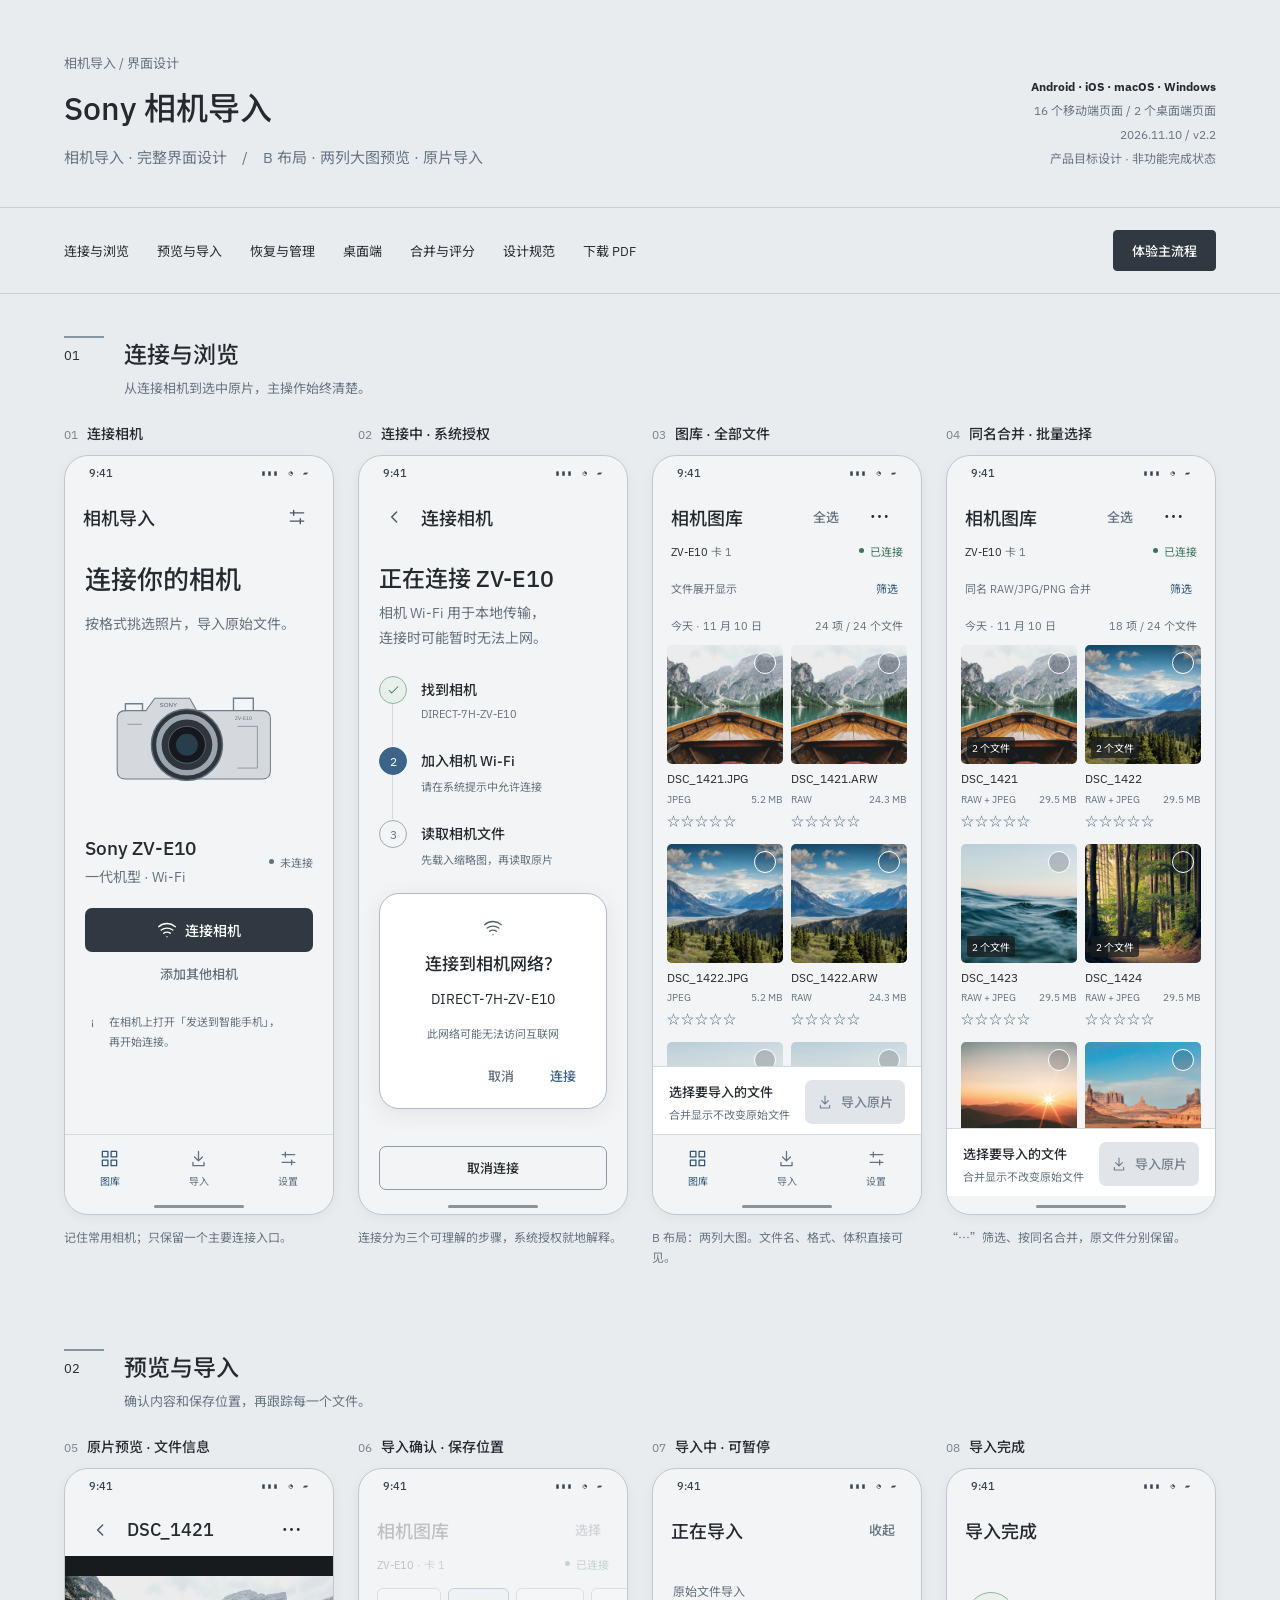
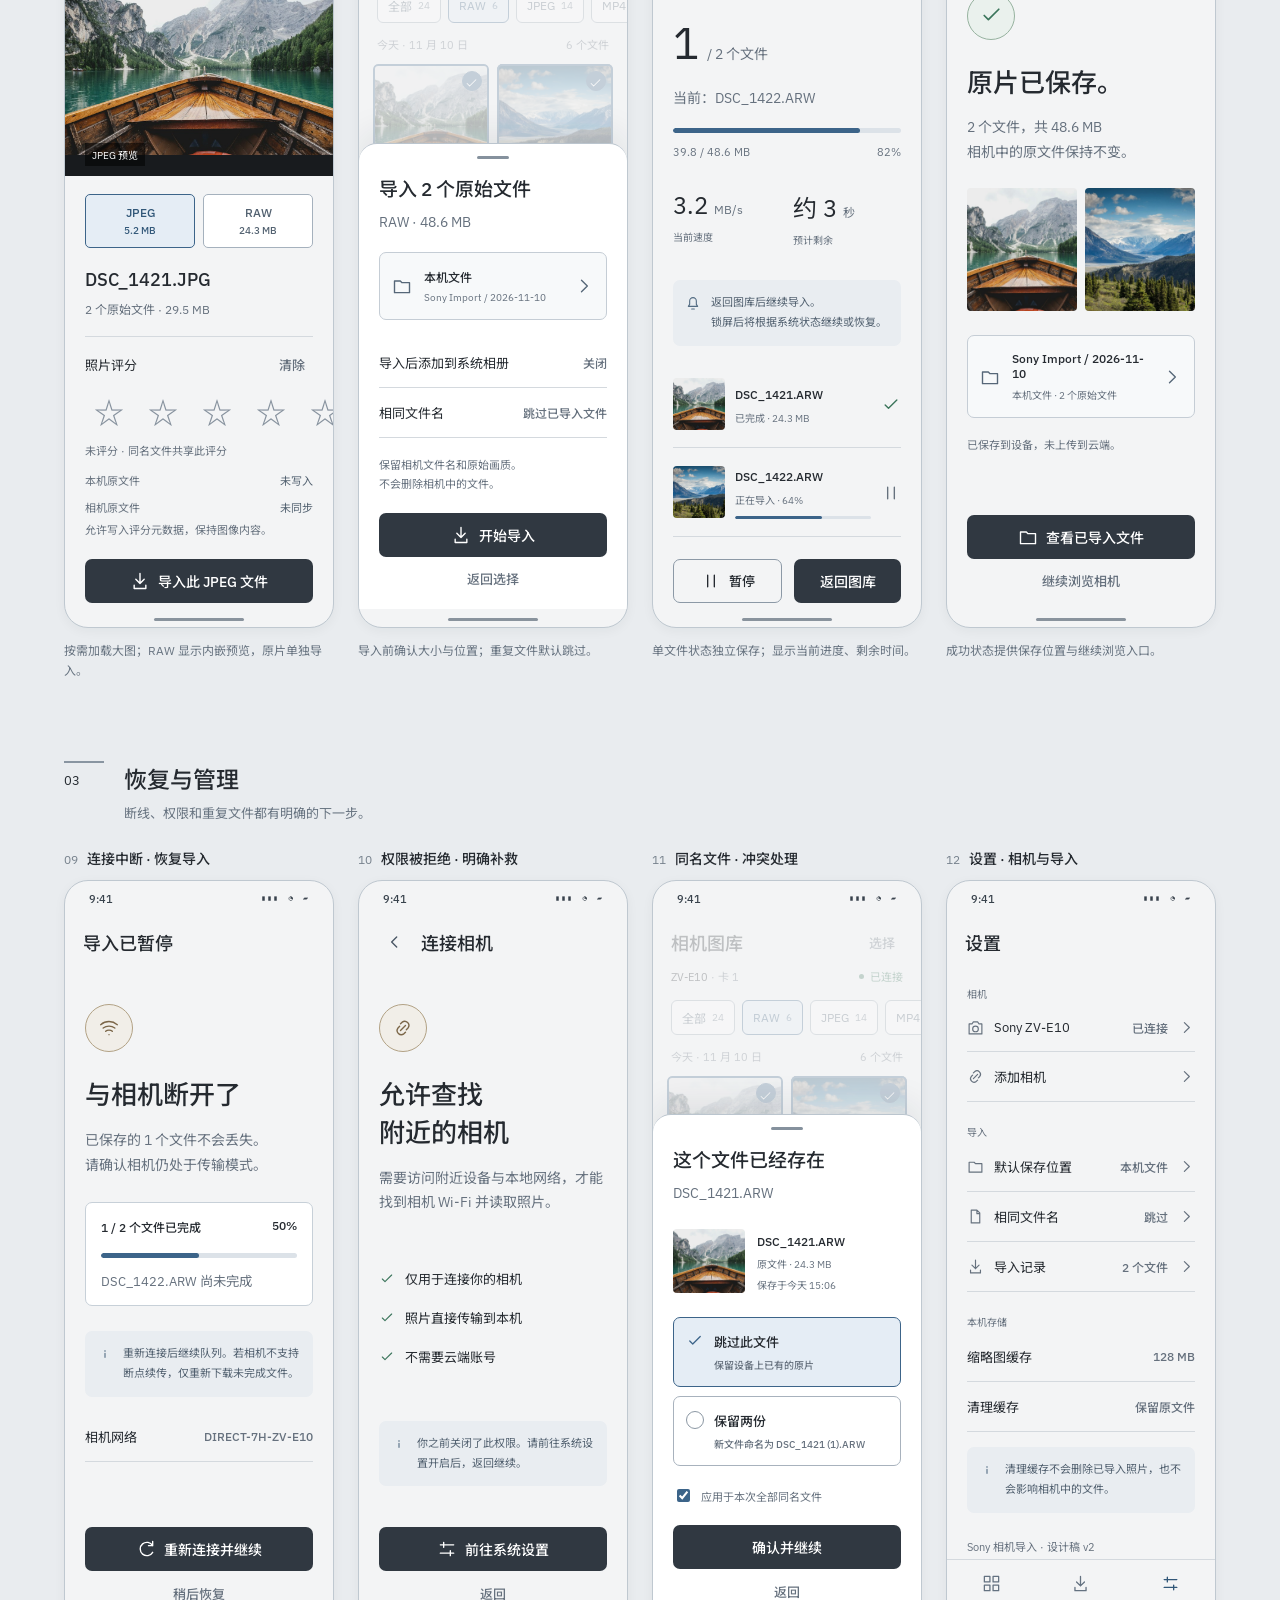
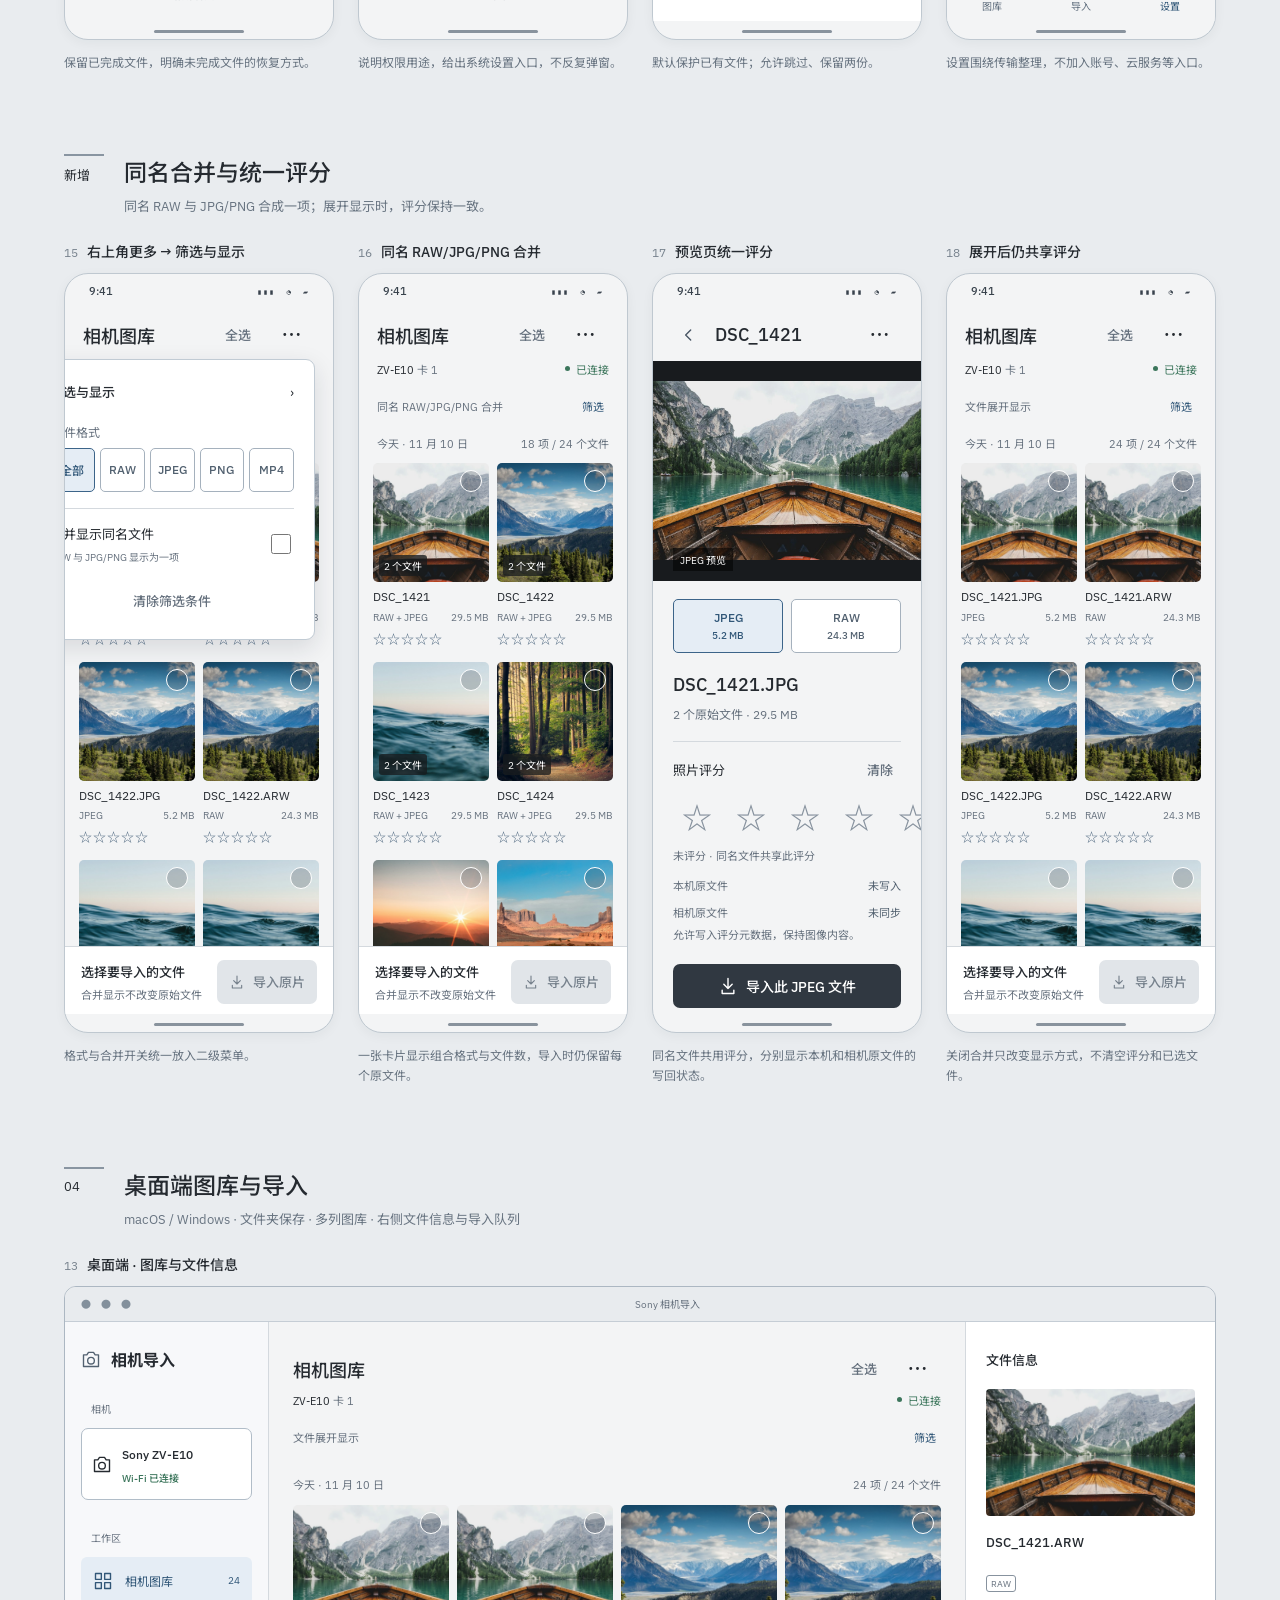
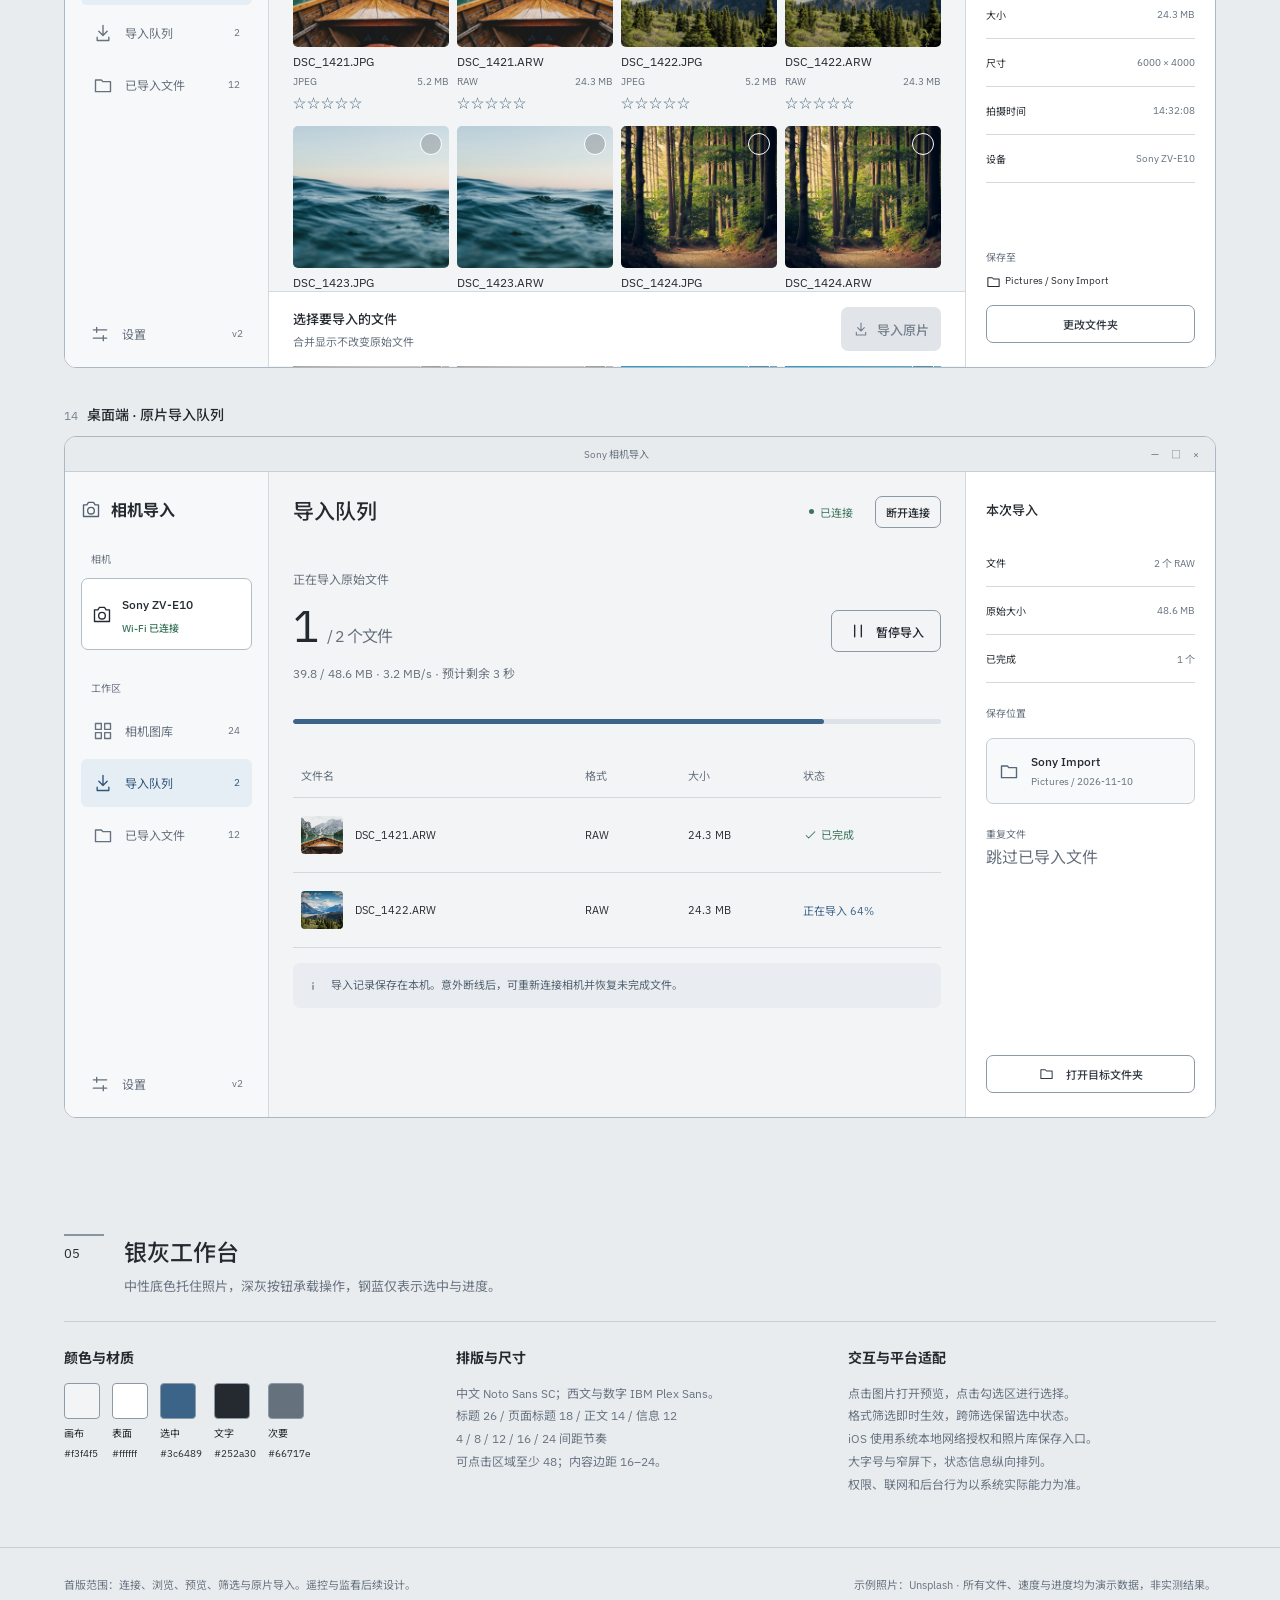
<file: docs/design/sony-transfer/index.html>
<!doctype html><html lang="zh-CN"><head><meta charset="UTF-8"><link rel="icon" href="data:,"><meta name="viewport" content="width=device-width, initial-scale=1"><title>Sony 相机导入 · 完整设计稿</title><style>
:root{--canvas:#f3f4f5;--surface:#ffffff;--raised:#eceff2;--accent:#3c6489;--text:#252a30;--muted:#66717e;--line:#d4d9de;--success:#3b755b}*{box-sizing:border-box}body{margin:0;background:#e9ecef;color:#252a30;font-family:"PingFang SC","Noto Sans CJK SC","Microsoft YaHei",sans-serif;-webkit-font-smoothing:antialiased}button{font:inherit;cursor:pointer}button:focus-visible,a:focus-visible{outline:2px solid var(--accent);outline-offset:3px}a{color:inherit;text-decoration:none}.board-header{padding:52px 64px 36px;border-bottom:1px solid #c9cfd5;display:flex;align-items:flex-end;justify-content:space-between;gap:40px}.board-header .kicker{font-size:12px;letter-spacing:2px;margin:0 0 14px}.board-header h1{font-size:38px;line-height:1.2;letter-spacing:-1.5px;margin:0 0 16px}.board-header p{font-size:15px;color:#687481;line-height:1.8;margin:0}.board-meta{text-align:right;font-size:12px;color:#687481;line-height:2}.board-meta b{color:#252a30;display:block}.boardnav{padding:22px 64px;display:flex;gap:28px;align-items:center;font-size:13px;border-bottom:1px solid #c9cfd5;background:#e9ecef}.boardnav a:hover{text-decoration:underline}.boardnav button{margin-left:auto;border:1px solid #687481;background:#303841;color:#ffffff;padding:10px 18px;border-radius:4px}.board-section{padding:42px 64px 38px;max-width:1720px;margin:auto}.sectiontop{display:flex;align-items:flex-start;gap:20px;margin-bottom:26px}.sectionnum{font-size:13px;border-top:2px solid #7a8794;padding-top:9px;width:40px}.sectiontop h2{font-size:24px;letter-spacing:-.6px;margin:0 0 8px}.sectiontop p{font-size:13px;color:#687481;margin:0}.screens{display:grid;grid-template-columns:repeat(4,minmax(0,1fr));gap:24px}.screen-card{min-width:0}.screen-label{display:flex;gap:9px;align-items:baseline;margin:0 0 12px}.screen-label span{color:#77828d;font-size:12px}.screen-label h3{font-size:14px;margin:0;font-weight:600}.screen-note{font-size:12px;line-height:1.7;color:#687481;margin:13px 0 0}.phone{color:var(--text);background:var(--canvas);height:760px;width:100%;border:1px solid #c3cbd3;border-radius:24px;overflow:hidden;position:relative;display:flex;flex-direction:column;box-shadow:0 5px 13px #17222d0d}.osbar{height:35px;flex-shrink:0;display:flex;align-items:center;justify-content:space-between;padding:0 24px;font-size:11px}.osbar span{font-size:10px;letter-spacing:1px}.phone-content{flex:1;overflow:hidden;position:relative;min-height:0}.apphead{height:52px;padding:0 18px;display:flex;align-items:center;gap:8px;flex-shrink:0}.apphead strong{font-size:18px;font-weight:600}.grow{flex:1}.ico{width:20px;height:20px;flex-shrink:0;vertical-align:middle}h1,h2,h3,p{margin-top:0}.phone h1{font-size:30px;font-weight:600;line-height:1.35;letter-spacing:-.6px;margin-bottom:12px}.phone h2{font-size:19px;line-height:1.5;margin-bottom:6px;font-weight:600}.phone .large{font-size:24px}.phone p{font-size:13px;margin-bottom:16px}.pad{padding:18px 20px}.leading{line-height:1.85}.muted{color:var(--muted)}.subtle{font-size:11px!important;color:var(--muted);line-height:1.7}.eyebrow{color:var(--accent);font-size:11px;display:block;letter-spacing:.6px;margin-bottom:12px}.primary,.secondary,.textbtn,.iconbtn{display:inline-flex;align-items:center;justify-content:center;gap:8px;border-radius:7px;min-height:44px;padding:10px 16px;border:0;font-size:13px;font-weight:600;white-space:nowrap}.primary{background:var(--accent);color:#ffffff}.secondary{border:1px solid #85919d;background:transparent;color:var(--text)}.textbtn{background:transparent;color:var(--muted);padding:6px 8px}.iconbtn{min-width:36px;background:transparent;color:inherit;padding:6px}.iconbtn .ico .ico{width:18px}.full{width:100%}.accent{color:var(--accent)!important}.primary:disabled{background:#e1e5e9;color:#76818c;cursor:default}.primary:hover:not(:disabled){background:#424e5b}.secondary:hover{background:#e5eaf0}.textbtn:hover{color:var(--text)}.camera-drawing{display:block;width:90%;height:159px;margin:12px auto 22px}.deviceheading{display:flex;align-items:center;justify-content:space-between;gap:12px;margin-bottom:18px}.deviceheading h2{margin-bottom:3px}.deviceheading p{font-size:12px;margin:0}.status{display:inline-flex;gap:6px;align-items:center;font-size:11px;color:var(--success);white-space:nowrap}.status i{width:5px;height:5px;border-radius:50%;background:currentColor}.status.warn{color:var(--muted)}.plaininfo{font-size:11px;color:var(--muted);display:flex;gap:9px;align-items:flex-start;margin-top:17px;line-height:1.8}.plaininfo .ico{width:15px;height:15px;margin-top:3px}.bottomnav{height:62px;display:flex;border-top:1px solid var(--line);padding-top:6px;flex-shrink:0}.bottomnav button{flex:1;background:transparent;border:0;color:var(--muted);display:flex;flex-direction:column;gap:5px;align-items:center;justify-content:center;font-size:10px}.bottomnav .active{color:var(--accent)}.bottomnav .ico{width:19px;height:19px}.home-indicator{height:18px;position:relative;flex-shrink:0}.home-indicator:after{content:'';display:block;position:absolute;bottom:6px;width:90px;height:3px;border-radius:4px;background:#89939d;left:50%;transform:translateX(-50%)}.steps{margin:26px 0}.steps>div{display:flex;gap:14px;position:relative;padding-bottom:26px;align-items:flex-start}.steps>div:last-child{padding-bottom:0}.steps>div:not(:last-child):before{content:'';position:absolute;left:13px;top:28px;bottom:1px;border-left:1px solid var(--line)}.steps>div>span{width:28px;height:28px;border:1px solid #a1aab4;border-radius:50%;display:flex;align-items:center;justify-content:center;color:var(--muted);font-size:12px}.steps .done>span{background:#e7f0ea;color:var(--success);border-color:#96b29f}.steps .current>span{background:var(--accent);border-color:var(--accent);color:#ffffff}.steps b{font-size:14px;display:block;line-height:28px}.steps small{display:block;font-size:11px;color:var(--muted);margin-top:3px}.steps .ico{width:15px;height:15px}.sysdialog{background:#ffffff;padding:22px 22px 10px;border-radius:20px;text-align:center;border:1px solid #9ba6b1}.sysdialog b{display:block;font-size:17px;margin:12px 0}.sysdialog p{margin:0 0 10px}.sysdialog small{font-size:11px;color:var(--muted)}.sysdialog>div{display:flex;justify-content:flex-end;gap:20px;margin-top:12px}.systemicon{color:var(--accent)}.footerpad{padding:10px 20px 6px;flex-shrink:0}.cameraline{padding:0 18px 8px;display:flex;justify-content:space-between;align-items:center;font-size:11px}.chips{display:flex;gap:7px;padding:8px 18px 10px;white-space:nowrap}.chip{display:flex;align-items:center;gap:6px;background:transparent;color:var(--muted);border:1px solid #87929e;border-radius:6px;padding:8px 10px;font-size:11px;min-height:35px}.chip span{font-size:10px;opacity:.85}.chip.chosen{background:#e5edf5;border-color:var(--accent);color:var(--accent)}.datebar{display:flex;justify-content:space-between;gap:8px;color:var(--muted);font-size:10px;padding:3px 18px 12px}.grid{display:grid;grid-template-columns:1fr 1fr;gap:12px 8px;padding:0 14px 20px}.tile{display:block;width:100%;padding:0 0 5px;text-align:left;border:none;border-radius:5px;background:transparent;color:var(--text);overflow:hidden;min-width:0}.thumb{height:119px;position:relative;border-radius:5px;overflow:hidden;background:var(--raised)}img{object-fit:cover;display:block;max-width:100%}.thumb img{height:100%;width:100%}.tick{position:absolute;right:7px;top:7px;width:20px;height:20px;border:1.5px solid #ffffffdc;border-radius:50%;background:#0002}.selected .tick{border-color:var(--accent);background:var(--accent);color:#ffffff}.tick .ico{width:15px;height:15px;margin:1px}.selected .thumb{outline:2px solid var(--accent);outline-offset:-2px}.fileinfo{display:flex;align-items:center;gap:4px;padding-top:7px;justify-content:space-between;font-size:10px;white-space:nowrap}.fileinfo span{overflow:hidden;text-overflow:ellipsis}.fileinfo em,.format{font-style:normal;font-size:9px;color:var(--muted);border:1px solid #87929e;border-radius:3px;padding:2px 4px}.tile>small{display:block;font-size:9px;color:var(--muted);padding-top:3px}.duration{position:absolute;bottom:6px;left:6px;background:#151a14bf;font-size:9px;padding:3px 5px;border-radius:3px}.duration .ico{width:11px;height:11px;margin-right:3px}.selection{display:flex;gap:10px;align-items:center;justify-content:space-between;padding:13px 16px 10px;border-top:1px solid var(--line);background:var(--canvas);flex-shrink:0}.selection b{font-size:12px;display:block}.selection small{font-size:10px;color:var(--muted);display:block;margin-top:5px}.selection .primary{padding:9px 12px;font-size:12px}.selection .ico{width:16px;height:16px}.preview-image{height:295px;display:flex;align-items:center;position:relative;background:#090b08}.preview-image img{width:100%}.preview-image>span{position:absolute;bottom:10px;left:20px;color:#f4f4f0;font-size:10px;background:#0008;padding:4px 7px}.metadata{padding-top:20px}.metadata .deviceheading{margin-bottom:6px}.metagrid{display:grid;grid-template-columns:1fr 1fr;gap:20px 12px;padding:18px 0;border-top:1px solid var(--line)}.metagrid small{font-size:10px;display:block;color:var(--muted);margin-bottom:7px}.metagrid b{font-size:12px;font-weight:500}.dimmed{opacity:.25;pointer-events:none}.sheet{position:absolute;bottom:0;left:0;right:0;border-radius:18px 18px 0 0;background:#ffffff;border-top:1px solid #9ba6b1;padding:12px 20px 8px;box-shadow:0 -20px 40px #0003}.sheet h2{margin-top:16px}.handle{display:block;width:32px;height:3px;border-radius:4px;background:#85919d;margin:0 auto 8px}.destination{display:flex;align-items:center;gap:12px;padding:15px 12px;border:1px solid #b0bac4;border-radius:7px;margin:18px 0}.destination>div{flex:1}.destination b{display:block;font-size:12px;font-weight:500}.destination small{display:block;color:var(--muted);font-size:10px;margin-top:6px}.destination .ico{color:var(--accent)}.settingrow{display:flex;align-items:center;gap:10px;padding:15px 0;border-bottom:1px solid var(--line);font-size:12px;min-height:48px}.settingrow>span{flex:1}.settingrow b{font-weight:400;color:var(--muted);font-size:11px;white-space:nowrap}.settingrow .ico{width:17px;height:17px;color:var(--muted)}.sheet .subtle{margin:18px 0}.progress-summary{padding:8px 0 18px}.bigcount{font-size:48px;font-weight:500;letter-spacing:-2px;margin:15px 0}.bigcount span{font-size:15px;color:var(--muted);letter-spacing:0;margin-left:8px}.track{height:5px;background:#dce2e8;border-radius:5px;margin:18px 0 12px;overflow:hidden}.track i{display:block;height:100%;background:var(--accent);border-radius:5px}.between{display:flex;justify-content:space-between;font-size:11px}.speed{display:flex;gap:50px;margin-top:30px}.speed b{display:block;font-size:24px;font-weight:500}.speed b small{font-size:12px;color:var(--muted)}.speed span{display:block;font-size:10px;color:var(--muted);margin-top:8px}.inline-note{display:flex;align-items:flex-start;gap:10px;background:#e9edf1;padding:13px 12px;border-radius:7px;font-size:11px;color:var(--muted);line-height:1.8;margin:15px 0}.inline-note .ico{height:16px;width:16px;margin-top:2px;color:var(--accent)}.queueitem{display:flex;align-items:center;gap:10px;padding:17px 0;border-bottom:1px solid var(--line)}.queueitem>img{width:52px;height:52px;border-radius:4px}.queueitem>div{flex:1;min-width:0}.queueitem b{font-size:12px;font-weight:500}.queueitem small{display:block;font-size:10px;color:var(--muted);margin-top:7px}.thin{height:3px;margin:9px 0 0}.success{color:var(--success)}.buttonrow{display:flex;gap:12px}.buttonrow button{flex:1}.complete-mark,.warning-mark{width:48px;height:48px;border:1px solid #96b29f;display:flex;align-items:center;justify-content:center;border-radius:50%;margin:18px 0 24px;color:var(--success)}.complete-mark .ico{width:25px;height:25px}.warning-mark{color:var(--accent);border-color:#b2a285}.image-pair{display:grid;grid-template-columns:1fr 1fr;gap:8px;margin:24px 0}.image-pair img{height:123px;border-radius:4px;width:100%}.compact{margin:25px 0;padding:15px;background:var(--surface);border:1px solid var(--line);border-radius:7px}.compact b{font-size:12px}.permission-list{padding:15px 0;margin:20px 0}.permission-list>div{font-size:13px;display:flex;align-items:center;gap:10px;margin:19px 0}.permission-list .ico{width:16px;color:var(--success)}.conflict{display:flex;gap:12px;align-items:center;margin:24px 0}.conflict img{width:72px;height:64px;border-radius:4px}.conflict b{font-size:12px}.conflict small{font-size:10px;color:var(--muted);display:block;margin-top:6px}.option{display:flex;gap:10px;align-items:flex-start;width:100%;text-align:left;background:transparent;border:1px solid #a8b2bd;border-radius:7px;padding:14px 12px;color:var(--text);margin-bottom:9px}.option b{display:block;font-size:13px;font-weight:500}.option small{display:block;font-size:10px;color:var(--muted);margin-top:6px}.picked{border-color:var(--accent);background:#e5edf5}.picked .ico{width:18px;height:18px;color:var(--accent)}.radio{border:1px solid #8b97a3;width:18px;height:18px;border-radius:50%;flex-shrink:0}.applyall{font-size:11px;color:var(--muted);display:flex;align-items:center;gap:8px;margin:20px 0}input{accent-color:var(--accent)}.sectioncaption{font-size:10px;color:var(--muted);margin:22px 0 3px}.sectioncaption:first-child{margin-top:0}.version{margin-top:25px}.desktop{background:var(--canvas);border:1px solid #acb7c2;border-radius:12px;color:var(--text);overflow:hidden;margin-bottom:36px}.windowbar{height:35px;border-bottom:1px solid var(--line);background:#ffffff;display:flex;align-items:center;justify-content:space-between;padding:0 16px;font-size:10px;color:var(--muted)}.windowdots{letter-spacing:4px;color:#83909c}.desktopbody{display:flex;height:645px}.sidebar{width:204px;flex-shrink:0;border-right:1px solid var(--line);padding:25px 16px;position:relative}.desktopbrand{display:flex;gap:10px;align-items:center;font-size:16px}.desktopbrand .ico{color:var(--accent)}.sidegroup{margin:30px 10px 12px;font-size:10px;color:var(--muted)}.sidecamera{border:1px solid #b0bac4;border-radius:7px;width:100%;background:#eef2f6;color:var(--text);padding:14px 10px;display:flex;gap:10px;align-items:center;text-align:left}.sidecamera b{font-size:12px;font-weight:500}.sidecamera small{display:block;font-size:10px;color:var(--success);margin-top:7px}.sideitem{width:100%;background:transparent;border:none;display:flex;gap:12px;align-items:center;color:var(--muted);padding:14px 12px;font-size:12px;border-radius:6px;margin-bottom:4px}.sideitem span{margin-left:auto;font-size:10px}.sideitem.on{background:#e5edf5;color:var(--accent)}.sidebottom{position:absolute;left:25px;right:25px;bottom:23px;display:flex;gap:12px;align-items:center;font-size:12px;color:var(--muted)}.sidebottom span{margin-left:auto;font-size:10px}.workspace{flex:1;min-width:0;padding:24px}.desktophead{display:flex;align-items:center;gap:22px}.desktophead h2{font-size:21px;line-height:1;margin:0}.desktophead .secondary{font-size:11px;min-height:32px;padding:5px 10px}.desktoptools{display:flex;align-items:center;justify-content:space-between;margin-top:16px}.desktoptools .chips{padding:8px 0}.workspace>.datebar{padding:13px 0}.desktopgrid{display:grid;grid-template-columns:repeat(4,1fr);gap:16px 12px}.desktopgrid .thumb{height:142px}.desktopgrid .tile small{font-size:10px}.desktopgrid .fileinfo{font-size:11px}.desktopselection{display:flex;align-items:center;gap:12px;margin-top:20px;padding-top:18px;border-top:1px solid var(--line)}.desktopselection b{font-size:12px}.desktopselection p{font-size:10px;margin:7px 0}.desktopselection button{font-size:11px;min-height:38px}.inspector{width:250px;flex-shrink:0;border-left:1px solid var(--line);padding:28px 20px;position:relative;background:#f9fafb}.inspector h3{font-size:13px;font-weight:500;margin:0 0 20px}.inspector>img{height:127px;width:100%;border-radius:4px;margin:0 0 18px}.inspector .settingrow{font-size:10px}.inspector .settingrow b{font-size:10px}.inspectorbottom{position:absolute;bottom:24px;left:20px;right:20px;font-size:10px}.inspectorbottom p{font-size:10px;margin:10px 0 16px}.inspectorbottom .ico{width:15px;height:15px;margin-right:4px}.inspectorbottom button{font-size:11px;min-height:36px}.desktop-progress{display:flex;justify-content:space-between;align-items:center;margin:42px 0 26px}.desktop-progress h1{font-size:44px;margin:10px 0;letter-spacing:-1px}.desktop-progress h1 span{font-size:16px;color:var(--muted);font-weight:400}.desktop-progress p{font-size:12px}.desktop-progress button{font-size:12px;min-height:38px}.tablehead,.tablerow{display:grid;grid-template-columns:2.1fr .7fr .8fr 1fr;gap:12px;align-items:center;font-size:11px}.tablehead{color:var(--muted);padding:20px 8px 14px;border-bottom:1px solid var(--line);margin-top:23px}.tablerow{padding:18px 8px;border-bottom:1px solid var(--line)}.tablerow>span:first-child{display:flex;align-items:center;gap:12px}.tablerow img{width:42px;height:38px;border-radius:4px}.tablerow .ico{width:15px;height:15px}.tokens{display:grid;grid-template-columns:1fr 1fr 1fr;gap:24px;border-top:1px solid #c9cfd5;padding-top:25px}.tokens h3{font-size:14px;margin-bottom:16px}.tokens p{font-size:12px;line-height:1.9;color:#687481}.swatches{display:flex;gap:12px}.swatch{height:36px;width:36px;border-radius:4px;border:1px solid #8c99a6}.swatchlabel{font-size:10px;line-height:2;margin-top:5px}.board-footer{font-size:11px;color:#687481;border-top:1px solid #c9cfd5;padding:28px 64px;display:flex;justify-content:space-between;line-height:1.8}.viewer{border:0;padding:0;background:#e9ecef;width:460px;max-width:95vw;max-height:95vh;border-radius:14px;overflow:auto}.viewer::backdrop{background:#000b}.viewer-toolbar{padding:12px;display:flex;justify-content:space-between;align-items:center;font-size:12px}.viewer-toolbar button{border:1px solid #8c99a6;background:transparent;border-radius:4px;padding:7px 12px}.viewer .phone{width:360px;max-width:100%;margin:0 auto 16px}.viewer .screen-label,.viewer .screen-note{display:none}@media(max-width:1250px){.screens{grid-template-columns:repeat(2,minmax(0,1fr));max-width:760px;margin:auto}.phone{width:360px;max-width:100%;margin:auto}.board-section{padding:35px 28px}.desktop{min-width:1300px}.desktopwrap{overflow:auto}.board-header{padding:36px 28px}.boardnav{padding:18px 28px}.tokens{grid-template-columns:1fr}.board-meta{display:none}.board-header h1{font-size:30px}}@media(max-width:650px){.screens{grid-template-columns:1fr;max-width:360px}.boardnav{flex-wrap:wrap;gap:16px}.boardnav button{margin-left:0}.board-header h1{font-size:28px}.board-footer{padding:24px;display:block}.phone{height:760px}.sectiontop p{line-height:1.8}.board-section{padding-left:18px;padding-right:18px}}@media print{@page{size:1680px 1180px;margin:0}body{background:#e9ecef;print-color-adjust:exact;-webkit-print-color-adjust:exact}.board-header{padding:28px 64px}.boardnav{display:none}.board-section{break-before:page;padding:35px 64px 20px;max-width:none}.board-section:first-of-type{break-before:auto}.phone{height:760px}.board-footer{display:none}.desktop-section{break-before:page}.desktop{break-inside:avoid}.desktop-section .desktop{margin-bottom:35px}.tokens-section{break-before:page}.viewer{display:none} .screen-note{font-size:11px}}
.phone-content{overflow:auto;scrollbar-width:none}.phone-content::-webkit-scrollbar{display:none}.chips{overflow-x:auto;scrollbar-width:none}.phone p{font-size:14px}.fileinfo{font-size:11px}.tile>small{font-size:10px}.fileinfo em{font-size:10px}.chip{font-size:12px}.settingrow{font-size:13px}.settingrow b{font-size:12px}.phone-content:has(.sheet){overflow:hidden}</style><link rel="stylesheet" href="theme-v2.css"><link rel="stylesheet" href="gallery-pairing.css"></head><body><header class="board-header"><div><p class="kicker">相机导入 / 界面设计</p><h1>Sony 相机导入</h1><p>相机导入 · 完整界面设计　/　B 布局 · 两列大图预览 · 原片导入</p></div><div class="board-meta"><b>Android · iOS · macOS · Windows</b>16 个移动端页面 / 2 个桌面端页面<br>2026.11.10 / v2.2<br>产品目标设计 · 非功能完成状态</div></header><nav class="boardnav"><a href="#flow1">连接与浏览</a><a href="#flow2">预览与导入</a><a href="#flow3">恢复与管理</a><a href="#desktop">桌面端</a><a href="#pairing">合并与评分</a><a href="#system">设计规范</a><a href="exports/v2.2/sony-camera-design-v2.2.pdf" download>下载 PDF</a><button data-to="1">体验主流程</button></nav><section class="board-section" id="flow1"><div class="sectiontop"><span class="sectionnum">01</span><div><h2>连接与浏览</h2><p>从连接相机到选中原片，主操作始终清楚。</p></div></div><div class="screens"><article class="screen-card" id="screen-1"><div class="screen-label"><span>01</span><h3>连接相机</h3></div><div class="phone " data-screen="1"><div class="osbar"><b>9:41</b><span>▮▮▮ &nbsp; ◔ &nbsp; ▰</span></div><div class="phone-content"><div class="apphead"><strong>相机导入</strong><span class="grow"></span><button class="iconbtn" aria-label="设置" data-to="12"><svg class="ico" viewBox="0 0 24 24" fill="none" stroke="currentColor" stroke-width="1.65" stroke-linecap="round" stroke-linejoin="round"><path d="M4 7h16M4 17h16M8 4v6m8 4v6"/></svg></button></div><div class="pad"><h1>连接你的相机</h1><p class="muted leading">按格式挑选照片，导入原始文件。</p><svg class="camera-drawing" viewBox="0 0 300 170" fill="none"><path d="M43 53h30l13-18h51l10 18h96q12 0 12 12v76q0 12-12 12H43q-12 0-12-12V65q0-12 12-12Z" fill="#d5d9de" stroke="#717d89" stroke-width="1.5"/><path d="M201 52V35h29v18M43 54V43h25v10" stroke="#717d89" stroke-width="2"/><circle cx="133" cy="103" r="52" fill="#30353b" stroke="#606d79" stroke-width="2"/><circle cx="133" cy="103" r="41" stroke="#9ba5af" stroke-width="8"/><circle cx="133" cy="103" r="27" fill="#15181c" stroke="#667b8f"/><circle cx="133" cy="103" r="16" fill="#283e4d"/><path d="M207 76h29v61h-29M46 73h21" stroke="#717d89"/><text x="93" y="47" fill="#59636d" font-size="9" font-family="sans-serif">SONY</text><text x="203" y="67" fill="#59636d" font-size="7">ZV-E10</text></svg><div class="deviceheading"><div><h2>Sony ZV-E10</h2><p class="muted">一代机型 · Wi-Fi</p></div><span class="status warn"><i></i>未连接</span></div><button class="primary full" data-to="2"><svg class="ico" viewBox="0 0 24 24" fill="none" stroke="currentColor" stroke-width="1.65" stroke-linecap="round" stroke-linejoin="round"><path d="M2 8c6-5 14-5 20 0M5 12c4-3 10-3 14 0m-11 4c2-2 6-2 8 0m-4 4h.01"/></svg>连接相机</button><button class="textbtn full" data-to="2">添加其他相机</button><div class="plaininfo"><svg class="ico" viewBox="0 0 24 24" fill="none" stroke="currentColor" stroke-width="1.65" stroke-linecap="round" stroke-linejoin="round"><path d="M12 11v6m0-10v1"/></svg><span>在相机上打开「发送到智能手机」，<br>再开始连接。</span></div></div></div><div class="bottomnav"><button data-to="3" class="active"><svg class="ico" viewBox="0 0 24 24" fill="none" stroke="currentColor" stroke-width="1.65" stroke-linecap="round" stroke-linejoin="round"><path d="M3 3h7v7H3zM14 3h7v7h-7zM3 14h7v7H3zM14 14h7v7h-7z"/></svg><span>图库</span></button><button data-to="7" class=""><svg class="ico" viewBox="0 0 24 24" fill="none" stroke="currentColor" stroke-width="1.65" stroke-linecap="round" stroke-linejoin="round"><path d="M12 3v12m-5-5 5 5 5-5M5 17v4h14v-4"/></svg><span>导入</span></button><button data-to="12" class=""><svg class="ico" viewBox="0 0 24 24" fill="none" stroke="currentColor" stroke-width="1.65" stroke-linecap="round" stroke-linejoin="round"><path d="M4 7h16M4 17h16M8 4v6m8 4v6"/></svg><span>设置</span></button></div><div class="home-indicator"></div></div><p class="screen-note">记住常用相机；只保留一个主要连接入口。</p></article><article class="screen-card" id="screen-2"><div class="screen-label"><span>02</span><h3>连接中 · 系统授权</h3></div><div class="phone " data-screen="2"><div class="osbar"><b>9:41</b><span>▮▮▮ &nbsp; ◔ &nbsp; ▰</span></div><div class="phone-content"><div class="apphead"><button class="iconbtn" aria-label="返回" data-to="1"><svg class="ico" viewBox="0 0 24 24" fill="none" stroke="currentColor" stroke-width="1.65" stroke-linecap="round" stroke-linejoin="round"><path d="m14 6-6 6 6 6"/></svg></button><strong>连接相机</strong><span class="grow"></span></div><div class="pad"><h2 class="large">正在连接 ZV-E10</h2><p class="muted leading">相机 Wi-Fi 用于本地传输，<br>连接时可能暂时无法上网。</p><div class="steps"><div class="done"><span><svg class="ico" viewBox="0 0 24 24" fill="none" stroke="currentColor" stroke-width="1.65" stroke-linecap="round" stroke-linejoin="round"><path d="m5 12 4 4L19 6"/></svg></span><div><b>找到相机</b><small>DIRECT-7H-ZV-E10</small></div></div><div class="current"><span>2</span><div><b>加入相机 Wi-Fi</b><small>请在系统提示中允许连接</small></div></div><div><span>3</span><div><b>读取相机文件</b><small>先载入缩略图，再读取原片</small></div></div></div><div class="sysdialog"><span class="systemicon"><svg class="ico" viewBox="0 0 24 24" fill="none" stroke="currentColor" stroke-width="1.65" stroke-linecap="round" stroke-linejoin="round"><path d="M2 8c6-5 14-5 20 0M5 12c4-3 10-3 14 0m-11 4c2-2 6-2 8 0m-4 4h.01"/></svg></span><b>连接到相机网络？</b><p>DIRECT-7H-ZV-E10</p><small>此网络可能无法访问互联网</small><div><button class="textbtn" data-to="1">取消</button><button class="textbtn accent" data-to="3">连接</button></div></div></div></div><div class="pad footerpad"><button class="secondary full" data-to="1">取消连接</button></div><div class="home-indicator"></div></div><p class="screen-note">连接分为三个可理解的步骤，系统授权就地解释。</p></article><article class="screen-card" id="screen-3"><div class="screen-label"><span>03</span><h3>图库 · 全部文件</h3></div><div class="phone " data-screen="3"><div class="osbar"><b>9:41</b><span>▮▮▮ &nbsp; ◔ &nbsp; ▰</span></div><div class="phone-content"><div class="apphead"><strong>相机图库</strong><span class="grow"></span><button class="textbtn" data-to="4">选择</button></div><div class="cameraline"><span>ZV-E10 <span class="muted">· 卡 1</span></span><span class="status "><i></i>已连接</span></div><div class="chips"><button class="chip chosen" data-to="3">全部<span>24</span></button><button class="chip " data-to="4">RAW<span>6</span></button><button class="chip " data-to="3">JPEG<span>14</span></button><button class="chip " data-to="3">MP4<span>4</span></button></div><div class="datebar"><span>今天 · 11 月 10 日</span><span>24 个文件</span></div><div class="grid"><button class="tile " data-to="5"><div class="thumb"><img src="assets/lake.jpg" alt="示例风景照片"><span class="tick" data-to="4"></span></div><div class="fileinfo"><span>DSC_1421.ARW</span><em>RAW</em></div><small>24.3 MB</small></button><button class="tile " data-to="5"><div class="thumb"><img src="assets/mountain.jpg" alt="示例风景照片"><span class="tick" data-to="4"></span></div><div class="fileinfo"><span>DSC_1422.JPG</span><em>JPEG</em></div><small>5.2 MB</small></button><button class="tile " data-to="5"><div class="thumb"><img src="assets/coast.jpg" alt="示例风景照片"><span class="tick" data-to="4"></span></div><div class="fileinfo"><span>DSC_1423.ARW</span><em>RAW</em></div><small>24.3 MB</small></button><button class="tile " data-to="5"><div class="thumb"><img src="assets/forest.jpg" alt="示例风景照片"><span class="tick" data-to="4"></span></div><div class="fileinfo"><span>DSC_1424.JPG</span><em>JPEG</em></div><small>5.2 MB</small></button><button class="tile " data-to="5"><div class="thumb"><img src="assets/road.jpg" alt="示例风景照片"><span class="tick" data-to="4"></span><span class="duration"><svg class="ico" viewBox="0 0 24 24" fill="none" stroke="currentColor" stroke-width="1.65" stroke-linecap="round" stroke-linejoin="round"><path d="m9 5 10 7-10 7z"/></svg>00:18</span></div><div class="fileinfo"><span>C0001.MP4</span><em>MP4</em></div><small>83.0 MB</small></button><button class="tile " data-to="5"><div class="thumb"><img src="assets/dunes.jpg" alt="示例风景照片"><span class="tick" data-to="4"></span></div><div class="fileinfo"><span>DSC_1426.JPG</span><em>JPEG</em></div><small>5.2 MB</small></button></div></div><div class="selection"><div><b>选择要导入的文件</b><small>不缩小，不转码</small></div><button class="primary" disabled><svg class="ico" viewBox="0 0 24 24" fill="none" stroke="currentColor" stroke-width="1.65" stroke-linecap="round" stroke-linejoin="round"><path d="M12 3v12m-5-5 5 5 5-5M5 17v4h14v-4"/></svg>导入原片</button></div><div class="bottomnav"><button data-to="3" class="active"><svg class="ico" viewBox="0 0 24 24" fill="none" stroke="currentColor" stroke-width="1.65" stroke-linecap="round" stroke-linejoin="round"><path d="M3 3h7v7H3zM14 3h7v7h-7zM3 14h7v7H3zM14 14h7v7h-7z"/></svg><span>图库</span></button><button data-to="7" class=""><svg class="ico" viewBox="0 0 24 24" fill="none" stroke="currentColor" stroke-width="1.65" stroke-linecap="round" stroke-linejoin="round"><path d="M12 3v12m-5-5 5 5 5-5M5 17v4h14v-4"/></svg><span>导入</span></button><button data-to="12" class=""><svg class="ico" viewBox="0 0 24 24" fill="none" stroke="currentColor" stroke-width="1.65" stroke-linecap="round" stroke-linejoin="round"><path d="M4 7h16M4 17h16M8 4v6m8 4v6"/></svg><span>设置</span></button></div><div class="home-indicator"></div></div><p class="screen-note">B 布局：两列大图。文件名、格式、体积直接可见。</p></article><article class="screen-card" id="screen-4"><div class="screen-label"><span>04</span><h3>同名合并 · 批量选择</h3></div><div class="phone " data-screen="4"><div class="osbar"><b>9:41</b><span>▮▮▮ &nbsp; ◔ &nbsp; ▰</span></div><div class="phone-content"><div class="apphead"><strong>相机图库</strong><span class="grow"></span><button class="textbtn" data-to="4">选择</button></div><div class="cameraline"><span>ZV-E10 <span class="muted">· 卡 1</span></span><span class="status "><i></i>已连接</span></div><div class="chips"><button class="chip " data-to="3">全部<span>24</span></button><button class="chip chosen" data-to="4">RAW<span>6</span></button><button class="chip " data-to="3">JPEG<span>14</span></button><button class="chip " data-to="3">MP4<span>4</span></button></div><div class="datebar"><span>今天 · 11 月 10 日</span><span>6 个文件</span></div><div class="grid"><button class="tile selected" data-to="5"><div class="thumb"><img src="assets/lake.jpg" alt="示例风景照片"><span class="tick" data-to="4"><svg class="ico" viewBox="0 0 24 24" fill="none" stroke="currentColor" stroke-width="1.65" stroke-linecap="round" stroke-linejoin="round"><path d="m5 12 4 4L19 6"/></svg></span></div><div class="fileinfo"><span>DSC_1421.ARW</span><em>RAW</em></div><small>24.3 MB</small></button><button class="tile selected" data-to="5"><div class="thumb"><img src="assets/mountain.jpg" alt="示例风景照片"><span class="tick" data-to="4"><svg class="ico" viewBox="0 0 24 24" fill="none" stroke="currentColor" stroke-width="1.65" stroke-linecap="round" stroke-linejoin="round"><path d="m5 12 4 4L19 6"/></svg></span></div><div class="fileinfo"><span>DSC_1422.ARW</span><em>RAW</em></div><small>24.3 MB</small></button><button class="tile " data-to="5"><div class="thumb"><img src="assets/coast.jpg" alt="示例风景照片"><span class="tick" data-to="4"></span></div><div class="fileinfo"><span>DSC_1423.ARW</span><em>RAW</em></div><small>24.3 MB</small></button><button class="tile " data-to="5"><div class="thumb"><img src="assets/forest.jpg" alt="示例风景照片"><span class="tick" data-to="4"></span></div><div class="fileinfo"><span>DSC_1424.ARW</span><em>RAW</em></div><small>24.3 MB</small></button><button class="tile " data-to="5"><div class="thumb"><img src="assets/road.jpg" alt="示例风景照片"><span class="tick" data-to="4"></span></div><div class="fileinfo"><span>DSC_1425.ARW</span><em>RAW</em></div><small>24.3 MB</small></button><button class="tile " data-to="5"><div class="thumb"><img src="assets/dunes.jpg" alt="示例风景照片"><span class="tick" data-to="4"></span></div><div class="fileinfo"><span>DSC_1426.ARW</span><em>RAW</em></div><small>24.3 MB</small></button></div></div><div class="selection"><div><b>已选 2 项</b><small>48.6 MB · 原始文件</small></div><button class="primary" data-to="6"><svg class="ico" viewBox="0 0 24 24" fill="none" stroke="currentColor" stroke-width="1.65" stroke-linecap="round" stroke-linejoin="round"><path d="M12 3v12m-5-5 5 5 5-5M5 17v4h14v-4"/></svg>导入原片</button></div><div class="home-indicator"></div></div><p class="screen-note">“…”筛选、按同名合并，原文件分别保留。</p></article></div></section><section class="board-section" id="flow2"><div class="sectiontop"><span class="sectionnum">02</span><div><h2>预览与导入</h2><p>确认内容和保存位置，再跟踪每一个文件。</p></div></div><div class="screens"><article class="screen-card" id="screen-5"><div class="screen-label"><span>05</span><h3>原片预览 · 文件信息</h3></div><div class="phone " data-screen="5"><div class="osbar"><b>9:41</b><span>▮▮▮ &nbsp; ◔ &nbsp; ▰</span></div><div class="phone-content"><div class="apphead"><button class="iconbtn" aria-label="返回" data-to="3"><svg class="ico" viewBox="0 0 24 24" fill="none" stroke="currentColor" stroke-width="1.65" stroke-linecap="round" stroke-linejoin="round"><path d="m14 6-6 6 6 6"/></svg></button><strong>DSC_1421.ARW</strong><span class="grow"></span><button class="textbtn" data-to="5">2 / 24</button></div><div class="preview-image"><img src="assets/lake.jpg" alt="湖畔示例照片"><span>RAW 内嵌预览</span></div><div class="pad metadata"><div class="deviceheading"><h2>DSC_1421.ARW</h2><span class="format">RAW</span></div><p class="muted">2026 年 11 月 10 日　14:32</p><div class="metagrid"><div><small>文件大小</small><b>24.3 MB</b></div><div><small>原片尺寸</small><b>6000 × 4000</b></div><div><small>相机</small><b>Sony ZV-E10</b></div><div><small>保存状态</small><b>尚未导入</b></div></div><p class="subtle">预览画质不代表原始文件画质</p></div></div><div class="pad footerpad"><button class="primary full" data-to="6"><svg class="ico" viewBox="0 0 24 24" fill="none" stroke="currentColor" stroke-width="1.65" stroke-linecap="round" stroke-linejoin="round"><path d="M12 3v12m-5-5 5 5 5-5M5 17v4h14v-4"/></svg>导入原片</button></div><div class="home-indicator"></div></div><p class="screen-note">按需加载大图；RAW 显示内嵌预览，原片单独导入。</p></article><article class="screen-card" id="screen-6"><div class="screen-label"><span>06</span><h3>导入确认 · 保存位置</h3></div><div class="phone " data-screen="6"><div class="osbar"><b>9:41</b><span>▮▮▮ &nbsp; ◔ &nbsp; ▰</span></div><div class="phone-content"><div class="dimmed"><div class="apphead"><strong>相机图库</strong><span class="grow"></span><button class="textbtn" data-to="4">选择</button></div><div class="cameraline"><span>ZV-E10 <span class="muted">· 卡 1</span></span><span class="status "><i></i>已连接</span></div><div class="chips"><button class="chip " data-to="3">全部<span>24</span></button><button class="chip chosen" data-to="4">RAW<span>6</span></button><button class="chip " data-to="3">JPEG<span>14</span></button><button class="chip " data-to="3">MP4<span>4</span></button></div><div class="datebar"><span>今天 · 11 月 10 日</span><span>6 个文件</span></div><div class="grid"><button class="tile selected" data-to="5"><div class="thumb"><img src="assets/lake.jpg" alt="示例风景照片"><span class="tick" data-to="4"><svg class="ico" viewBox="0 0 24 24" fill="none" stroke="currentColor" stroke-width="1.65" stroke-linecap="round" stroke-linejoin="round"><path d="m5 12 4 4L19 6"/></svg></span></div><div class="fileinfo"><span>DSC_1421.ARW</span><em>RAW</em></div><small>24.3 MB</small></button><button class="tile selected" data-to="5"><div class="thumb"><img src="assets/mountain.jpg" alt="示例风景照片"><span class="tick" data-to="4"><svg class="ico" viewBox="0 0 24 24" fill="none" stroke="currentColor" stroke-width="1.65" stroke-linecap="round" stroke-linejoin="round"><path d="m5 12 4 4L19 6"/></svg></span></div><div class="fileinfo"><span>DSC_1422.ARW</span><em>RAW</em></div><small>24.3 MB</small></button><button class="tile " data-to="5"><div class="thumb"><img src="assets/coast.jpg" alt="示例风景照片"><span class="tick" data-to="4"></span></div><div class="fileinfo"><span>DSC_1423.ARW</span><em>RAW</em></div><small>24.3 MB</small></button><button class="tile " data-to="5"><div class="thumb"><img src="assets/forest.jpg" alt="示例风景照片"><span class="tick" data-to="4"></span></div><div class="fileinfo"><span>DSC_1424.ARW</span><em>RAW</em></div><small>24.3 MB</small></button><button class="tile " data-to="5"><div class="thumb"><img src="assets/road.jpg" alt="示例风景照片"><span class="tick" data-to="4"></span></div><div class="fileinfo"><span>DSC_1425.ARW</span><em>RAW</em></div><small>24.3 MB</small></button><button class="tile " data-to="5"><div class="thumb"><img src="assets/dunes.jpg" alt="示例风景照片"><span class="tick" data-to="4"></span></div><div class="fileinfo"><span>DSC_1426.ARW</span><em>RAW</em></div><small>24.3 MB</small></button></div></div><div class="sheet"><span class="handle"></span><h2>导入 2 个原始文件</h2><p class="muted">RAW · 48.6 MB</p><div class="destination"><svg class="ico" viewBox="0 0 24 24" fill="none" stroke="currentColor" stroke-width="1.65" stroke-linecap="round" stroke-linejoin="round"><path d="M3 6h7l2 2h9v12H3z"/></svg><div><b>本机文件</b><small>Sony Import / 2026-11-10</small></div><svg class="ico" viewBox="0 0 24 24" fill="none" stroke="currentColor" stroke-width="1.65" stroke-linecap="round" stroke-linejoin="round"><path d="m9 5 7 7-7 7"/></svg></div><div class="settingrow" ><span>导入后添加到系统相册</span><b>关闭</b></div><div class="settingrow" ><span>相同文件名</span><b>跳过已导入文件</b></div><p class="subtle leading">保留相机文件名和原始画质。<br>不会删除相机中的文件。</p><button class="primary full" data-to="7"><svg class="ico" viewBox="0 0 24 24" fill="none" stroke="currentColor" stroke-width="1.65" stroke-linecap="round" stroke-linejoin="round"><path d="M12 3v12m-5-5 5 5 5-5M5 17v4h14v-4"/></svg>开始导入</button><button class="textbtn full" data-to="4">返回选择</button></div></div><div class="home-indicator"></div></div><p class="screen-note">导入前确认大小与位置；重复文件默认跳过。</p></article><article class="screen-card" id="screen-7"><div class="screen-label"><span>07</span><h3>导入中 · 可暂停</h3></div><div class="phone " data-screen="7"><div class="osbar"><b>9:41</b><span>▮▮▮ &nbsp; ◔ &nbsp; ▰</span></div><div class="phone-content"><div class="apphead"><strong>正在导入</strong><span class="grow"></span><button class="textbtn" data-to="3">收起</button></div><div class="pad"><div class="progress-summary"><span class="eyebrow">原始文件导入</span><div class="bigcount">1<span>/ 2 个文件</span></div><p class="muted">当前：DSC_1422.ARW</p><div class="track"><i style="width:82%"></i></div><div class="between muted"><span>39.8 / 48.6 MB</span><span>82%</span></div><div class="speed"><div><b>3.2 <small>MB/s</small></b><span>当前速度</span></div><div><b>约 3 <small>秒</small></b><span>预计剩余</span></div></div></div><div class="inline-note"><svg class="ico" viewBox="0 0 24 24" fill="none" stroke="currentColor" stroke-width="1.65" stroke-linecap="round" stroke-linejoin="round"><path d="M5 17h14l-2-3V9a5 5 0 0 0-10 0v5zM10 21h4"/></svg><span>返回图库后继续导入。<br>锁屏后将根据系统状态继续或恢复。</span></div><div class="queueitem"><img src="assets/lake.jpg" alt="示例缩略图"><div><b>DSC_1421.ARW</b><small>已完成 · 24.3 MB</small></div><span class="success"><svg class="ico" viewBox="0 0 24 24" fill="none" stroke="currentColor" stroke-width="1.65" stroke-linecap="round" stroke-linejoin="round"><path d="m5 12 4 4L19 6"/></svg></span></div><div class="queueitem"><img src="assets/mountain.jpg" alt="示例缩略图"><div><b>DSC_1422.ARW</b><small>正在导入 · 64%</small><div class="track thin"><i style="width:64%"></i></div></div><span class="muted"><svg class="ico" viewBox="0 0 24 24" fill="none" stroke="currentColor" stroke-width="1.65" stroke-linecap="round" stroke-linejoin="round"><path d="M8 5v14m8-14v14"/></svg></span></div></div></div><div class="pad footerpad"><div class="buttonrow"><button data-action="pause" class="secondary" ><svg class="ico" viewBox="0 0 24 24" fill="none" stroke="currentColor" stroke-width="1.65" stroke-linecap="round" stroke-linejoin="round"><path d="M8 5v14m8-14v14"/></svg>暂停</button><button class="primary" data-to="3">返回图库</button></div></div><div class="home-indicator"></div></div><p class="screen-note">单文件状态独立保存；显示当前进度、剩余时间。</p></article><article class="screen-card" id="screen-8"><div class="screen-label"><span>08</span><h3>导入完成</h3></div><div class="phone " data-screen="8"><div class="osbar"><b>9:41</b><span>▮▮▮ &nbsp; ◔ &nbsp; ▰</span></div><div class="phone-content"><div class="apphead"><strong>导入完成</strong><span class="grow"></span></div><div class="pad"><div class="complete-mark"><svg class="ico" viewBox="0 0 24 24" fill="none" stroke="currentColor" stroke-width="1.65" stroke-linecap="round" stroke-linejoin="round"><path d="m5 12 4 4L19 6"/></svg></div><h1>原片已保存。</h1><p class="muted leading">2 个文件，共 48.6 MB<br>相机中的原文件保持不变。</p><div class="image-pair"><img src="assets/lake.jpg" alt="导入示例"><img src="assets/mountain.jpg" alt="导入示例"></div><div class="destination"><svg class="ico" viewBox="0 0 24 24" fill="none" stroke="currentColor" stroke-width="1.65" stroke-linecap="round" stroke-linejoin="round"><path d="M3 6h7l2 2h9v12H3z"/></svg><div><b>Sony Import / 2026-11-10</b><small>本机文件 · 2 个原始文件</small></div><svg class="ico" viewBox="0 0 24 24" fill="none" stroke="currentColor" stroke-width="1.65" stroke-linecap="round" stroke-linejoin="round"><path d="m9 5 7 7-7 7"/></svg></div><p class="subtle">已保存到设备，未上传到云端。</p></div></div><div class="pad footerpad"><button class="primary full" data-to="12"><svg class="ico" viewBox="0 0 24 24" fill="none" stroke="currentColor" stroke-width="1.65" stroke-linecap="round" stroke-linejoin="round"><path d="M3 6h7l2 2h9v12H3z"/></svg>查看已导入文件</button><button class="textbtn full" data-to="3">继续浏览相机</button></div><div class="home-indicator"></div></div><p class="screen-note">成功状态提供保存位置与继续浏览入口。</p></article></div></section><section class="board-section" id="flow3"><div class="sectiontop"><span class="sectionnum">03</span><div><h2>恢复与管理</h2><p>断线、权限和重复文件都有明确的下一步。</p></div></div><div class="screens"><article class="screen-card" id="screen-9"><div class="screen-label"><span>09</span><h3>连接中断 · 恢复导入</h3></div><div class="phone " data-screen="9"><div class="osbar"><b>9:41</b><span>▮▮▮ &nbsp; ◔ &nbsp; ▰</span></div><div class="phone-content"><div class="apphead"><strong>导入已暂停</strong><span class="grow"></span></div><div class="pad"><div class="warning-mark"><svg class="ico" viewBox="0 0 24 24" fill="none" stroke="currentColor" stroke-width="1.65" stroke-linecap="round" stroke-linejoin="round"><path d="M2 8c6-5 14-5 20 0M5 12c4-3 10-3 14 0m-11 4c2-2 6-2 8 0m-4 4h.01"/></svg></div><h1>与相机断开了</h1><p class="muted leading">已保存的 1 个文件不会丢失。<br>请确认相机仍处于传输模式。</p><div class="progress-summary compact"><div class="between"><b>1 / 2 个文件已完成</b><b>50%</b></div><div class="track"><i style="width:50%"></i></div><small class="muted">DSC_1422.ARW 尚未完成</small></div><div class="inline-note"><svg class="ico" viewBox="0 0 24 24" fill="none" stroke="currentColor" stroke-width="1.65" stroke-linecap="round" stroke-linejoin="round"><path d="M12 11v6m0-10v1"/></svg><span>重新连接后继续队列。若相机不支持断点续传，仅重新下载未完成文件。</span></div><div class="settingrow" ><span>相机网络</span><b>DIRECT-7H-ZV-E10</b></div></div></div><div class="pad footerpad"><button class="primary full" data-to="7"><svg class="ico" viewBox="0 0 24 24" fill="none" stroke="currentColor" stroke-width="1.65" stroke-linecap="round" stroke-linejoin="round"><path d="M20 8a8 8 0 1 0 0 8m0-13v5h-5"/></svg>重新连接并继续</button><button class="textbtn full" data-to="3">稍后恢复</button></div><div class="home-indicator"></div></div><p class="screen-note">保留已完成文件，明确未完成文件的恢复方式。</p></article><article class="screen-card" id="screen-10"><div class="screen-label"><span>10</span><h3>权限被拒绝 · 明确补救</h3></div><div class="phone " data-screen="10"><div class="osbar"><b>9:41</b><span>▮▮▮ &nbsp; ◔ &nbsp; ▰</span></div><div class="phone-content"><div class="apphead"><button class="iconbtn" aria-label="返回" data-to="1"><svg class="ico" viewBox="0 0 24 24" fill="none" stroke="currentColor" stroke-width="1.65" stroke-linecap="round" stroke-linejoin="round"><path d="m14 6-6 6 6 6"/></svg></button><strong>连接相机</strong><span class="grow"></span></div><div class="pad"><div class="warning-mark"><svg class="ico" viewBox="0 0 24 24" fill="none" stroke="currentColor" stroke-width="1.65" stroke-linecap="round" stroke-linejoin="round"><path d="m9 15 6-6M9 7l2-2a5 5 0 0 1 7 7l-2 2M8 10l-2 2a5 5 0 0 0 7 7l2-2"/></svg></div><h1>允许查找<br>附近的相机</h1><p class="muted leading">需要访问附近设备与本地网络，才能找到相机 Wi-Fi 并读取照片。</p><div class="permission-list"><div><svg class="ico" viewBox="0 0 24 24" fill="none" stroke="currentColor" stroke-width="1.65" stroke-linecap="round" stroke-linejoin="round"><path d="m5 12 4 4L19 6"/></svg>仅用于连接你的相机</div><div><svg class="ico" viewBox="0 0 24 24" fill="none" stroke="currentColor" stroke-width="1.65" stroke-linecap="round" stroke-linejoin="round"><path d="m5 12 4 4L19 6"/></svg>照片直接传输到本机</div><div><svg class="ico" viewBox="0 0 24 24" fill="none" stroke="currentColor" stroke-width="1.65" stroke-linecap="round" stroke-linejoin="round"><path d="m5 12 4 4L19 6"/></svg>不需要云端账号</div></div><div class="inline-note"><svg class="ico" viewBox="0 0 24 24" fill="none" stroke="currentColor" stroke-width="1.65" stroke-linecap="round" stroke-linejoin="round"><path d="M12 11v6m0-10v1"/></svg><span>你之前关闭了此权限。请前往系统设置开启后，返回继续。</span></div></div></div><div class="pad footerpad"><button class="primary full" data-to="2"><svg class="ico" viewBox="0 0 24 24" fill="none" stroke="currentColor" stroke-width="1.65" stroke-linecap="round" stroke-linejoin="round"><path d="M4 7h16M4 17h16M8 4v6m8 4v6"/></svg>前往系统设置</button><button class="textbtn full" data-to="1">返回</button></div><div class="home-indicator"></div></div><p class="screen-note">说明权限用途，给出系统设置入口，不反复弹窗。</p></article><article class="screen-card" id="screen-11"><div class="screen-label"><span>11</span><h3>同名文件 · 冲突处理</h3></div><div class="phone " data-screen="11"><div class="osbar"><b>9:41</b><span>▮▮▮ &nbsp; ◔ &nbsp; ▰</span></div><div class="phone-content"><div class="dimmed"><div class="apphead"><strong>相机图库</strong><span class="grow"></span><button class="textbtn" data-to="4">选择</button></div><div class="cameraline"><span>ZV-E10 <span class="muted">· 卡 1</span></span><span class="status "><i></i>已连接</span></div><div class="chips"><button class="chip " data-to="3">全部<span>24</span></button><button class="chip chosen" data-to="4">RAW<span>6</span></button><button class="chip " data-to="3">JPEG<span>14</span></button><button class="chip " data-to="3">MP4<span>4</span></button></div><div class="datebar"><span>今天 · 11 月 10 日</span><span>6 个文件</span></div><div class="grid"><button class="tile selected" data-to="5"><div class="thumb"><img src="assets/lake.jpg" alt="示例风景照片"><span class="tick" data-to="4"><svg class="ico" viewBox="0 0 24 24" fill="none" stroke="currentColor" stroke-width="1.65" stroke-linecap="round" stroke-linejoin="round"><path d="m5 12 4 4L19 6"/></svg></span></div><div class="fileinfo"><span>DSC_1421.ARW</span><em>RAW</em></div><small>24.3 MB</small></button><button class="tile selected" data-to="5"><div class="thumb"><img src="assets/mountain.jpg" alt="示例风景照片"><span class="tick" data-to="4"><svg class="ico" viewBox="0 0 24 24" fill="none" stroke="currentColor" stroke-width="1.65" stroke-linecap="round" stroke-linejoin="round"><path d="m5 12 4 4L19 6"/></svg></span></div><div class="fileinfo"><span>DSC_1422.ARW</span><em>RAW</em></div><small>24.3 MB</small></button><button class="tile " data-to="5"><div class="thumb"><img src="assets/coast.jpg" alt="示例风景照片"><span class="tick" data-to="4"></span></div><div class="fileinfo"><span>DSC_1423.ARW</span><em>RAW</em></div><small>24.3 MB</small></button><button class="tile " data-to="5"><div class="thumb"><img src="assets/forest.jpg" alt="示例风景照片"><span class="tick" data-to="4"></span></div><div class="fileinfo"><span>DSC_1424.ARW</span><em>RAW</em></div><small>24.3 MB</small></button><button class="tile " data-to="5"><div class="thumb"><img src="assets/road.jpg" alt="示例风景照片"><span class="tick" data-to="4"></span></div><div class="fileinfo"><span>DSC_1425.ARW</span><em>RAW</em></div><small>24.3 MB</small></button><button class="tile " data-to="5"><div class="thumb"><img src="assets/dunes.jpg" alt="示例风景照片"><span class="tick" data-to="4"></span></div><div class="fileinfo"><span>DSC_1426.ARW</span><em>RAW</em></div><small>24.3 MB</small></button></div></div><div class="sheet"><span class="handle"></span><h2>这个文件已经存在</h2><p class="muted">DSC_1421.ARW</p><div class="conflict"><img src="assets/lake.jpg" alt="同名文件示例"><div><b>DSC_1421.ARW</b><small>原文件 · 24.3 MB</small><small>保存于今天 15:06</small></div></div><button class="option picked"><svg class="ico" viewBox="0 0 24 24" fill="none" stroke="currentColor" stroke-width="1.65" stroke-linecap="round" stroke-linejoin="round"><path d="m5 12 4 4L19 6"/></svg><div><b>跳过此文件</b><small>保留设备上已有的原片</small></div></button><button class="option"><span class="radio"></span><div><b>保留两份</b><small>新文件命名为 DSC_1421 (1).ARW</small></div></button><label class="applyall"><input type="checkbox" checked> 应用于本次全部同名文件</label><button class="primary full" data-to="7">确认并继续</button><button class="textbtn full" data-to="6">返回</button></div></div><div class="home-indicator"></div></div><p class="screen-note">默认保护已有文件；允许跳过、保留两份。</p></article><article class="screen-card" id="screen-12"><div class="screen-label"><span>12</span><h3>设置 · 相机与导入</h3></div><div class="phone " data-screen="12"><div class="osbar"><b>9:41</b><span>▮▮▮ &nbsp; ◔ &nbsp; ▰</span></div><div class="phone-content"><div class="apphead"><strong>设置</strong><span class="grow"></span></div><div class="pad"><div class="sectioncaption">相机</div><div class="settingrow" data-to="1" tabindex="0"><svg class="ico" viewBox="0 0 24 24" fill="none" stroke="currentColor" stroke-width="1.65" stroke-linecap="round" stroke-linejoin="round"><path d="M3 7h4l2-3h6l2 3h4v14H3zM12 10a4 4 0 1 0 0 8 4 4 0 0 0 0-8"/></svg><span>Sony ZV-E10</span><b>已连接</b><svg class="ico" viewBox="0 0 24 24" fill="none" stroke="currentColor" stroke-width="1.65" stroke-linecap="round" stroke-linejoin="round"><path d="m9 5 7 7-7 7"/></svg></div><div class="settingrow" data-to="2" tabindex="0"><svg class="ico" viewBox="0 0 24 24" fill="none" stroke="currentColor" stroke-width="1.65" stroke-linecap="round" stroke-linejoin="round"><path d="m9 15 6-6M9 7l2-2a5 5 0 0 1 7 7l-2 2M8 10l-2 2a5 5 0 0 0 7 7l2-2"/></svg><span>添加相机</span><b></b><svg class="ico" viewBox="0 0 24 24" fill="none" stroke="currentColor" stroke-width="1.65" stroke-linecap="round" stroke-linejoin="round"><path d="m9 5 7 7-7 7"/></svg></div><div class="sectioncaption">导入</div><div class="settingrow" data-to="6" tabindex="0"><svg class="ico" viewBox="0 0 24 24" fill="none" stroke="currentColor" stroke-width="1.65" stroke-linecap="round" stroke-linejoin="round"><path d="M3 6h7l2 2h9v12H3z"/></svg><span>默认保存位置</span><b>本机文件</b><svg class="ico" viewBox="0 0 24 24" fill="none" stroke="currentColor" stroke-width="1.65" stroke-linecap="round" stroke-linejoin="round"><path d="m9 5 7 7-7 7"/></svg></div><div class="settingrow" data-to="11" tabindex="0"><svg class="ico" viewBox="0 0 24 24" fill="none" stroke="currentColor" stroke-width="1.65" stroke-linecap="round" stroke-linejoin="round"><path d="M6 3h8l4 4v14H6zM14 3v5h4"/></svg><span>相同文件名</span><b>跳过</b><svg class="ico" viewBox="0 0 24 24" fill="none" stroke="currentColor" stroke-width="1.65" stroke-linecap="round" stroke-linejoin="round"><path d="m9 5 7 7-7 7"/></svg></div><div class="settingrow" data-to="8" tabindex="0"><svg class="ico" viewBox="0 0 24 24" fill="none" stroke="currentColor" stroke-width="1.65" stroke-linecap="round" stroke-linejoin="round"><path d="M12 3v12m-5-5 5 5 5-5M5 17v4h14v-4"/></svg><span>导入记录</span><b>2 个文件</b><svg class="ico" viewBox="0 0 24 24" fill="none" stroke="currentColor" stroke-width="1.65" stroke-linecap="round" stroke-linejoin="round"><path d="m9 5 7 7-7 7"/></svg></div><div class="sectioncaption">本机存储</div><div class="settingrow" ><span>缩略图缓存</span><b>128 MB</b></div><div class="settingrow" ><span>清理缓存</span><b>保留原文件</b></div><div class="inline-note"><svg class="ico" viewBox="0 0 24 24" fill="none" stroke="currentColor" stroke-width="1.65" stroke-linecap="round" stroke-linejoin="round"><path d="M12 11v6m0-10v1"/></svg><span>清理缓存不会删除已导入照片，也不会影响相机中的文件。</span></div><p class="subtle version">Sony 相机导入 · 设计稿 v2</p></div></div><div class="bottomnav"><button data-to="3" class=""><svg class="ico" viewBox="0 0 24 24" fill="none" stroke="currentColor" stroke-width="1.65" stroke-linecap="round" stroke-linejoin="round"><path d="M3 3h7v7H3zM14 3h7v7h-7zM3 14h7v7H3zM14 14h7v7h-7z"/></svg><span>图库</span></button><button data-to="7" class=""><svg class="ico" viewBox="0 0 24 24" fill="none" stroke="currentColor" stroke-width="1.65" stroke-linecap="round" stroke-linejoin="round"><path d="M12 3v12m-5-5 5 5 5-5M5 17v4h14v-4"/></svg><span>导入</span></button><button data-to="12" class="active"><svg class="ico" viewBox="0 0 24 24" fill="none" stroke="currentColor" stroke-width="1.65" stroke-linecap="round" stroke-linejoin="round"><path d="M4 7h16M4 17h16M8 4v6m8 4v6"/></svg><span>设置</span></button></div><div class="home-indicator"></div></div><p class="screen-note">设置围绕传输整理，不加入账号、云服务等入口。</p></article></div></section><section class="board-section" id="pairing"><div class="sectiontop"><span class="sectionnum">新增</span><div><h2>同名合并与统一评分</h2><p>同名 RAW 与 JPG/PNG 合成一项；展开显示时，评分保持一致。</p></div></div><div class="screens"><article class="screen-card"><div class="screen-label"><span>15</span><h3>右上角更多 → 筛选与显示</h3></div><div class="phone"><div class="osbar"><b>9:41</b><span>▮▮▮　◔　▰</span></div><div class="phone-content" data-pair-gallery data-pair-force="false" data-menu-open="true"></div><div class="home-indicator"></div></div><p class="screen-note">格式与合并开关统一放入二级菜单。</p></article><article class="screen-card"><div class="screen-label"><span>16</span><h3>同名 RAW/JPG/PNG 合并</h3></div><div class="phone"><div class="osbar"><b>9:41</b><span>▮▮▮　◔　▰</span></div><div class="phone-content" data-pair-gallery data-pair-force="true"></div><div class="home-indicator"></div></div><p class="screen-note">一张卡片显示组合格式与文件数，导入时仍保留每个原文件。</p></article><article class="screen-card"><div class="screen-label"><span>17</span><h3>预览页统一评分</h3></div><div class="phone"><div class="osbar"><b>9:41</b><span>▮▮▮　◔　▰</span></div><div class="phone-content" data-pair-preview=""></div><div class="home-indicator"></div></div><p class="screen-note">同名文件共用评分，分别显示本机和相机原文件的写回状态。</p></article><article class="screen-card"><div class="screen-label"><span>18</span><h3>展开后仍共享评分</h3></div><div class="phone"><div class="osbar"><b>9:41</b><span>▮▮▮　◔　▰</span></div><div class="phone-content" data-pair-gallery data-pair-force="false"></div><div class="home-indicator"></div></div><p class="screen-note">关闭合并只改变显示方式，不清空评分和已选文件。</p></article></div></section><section class="board-section desktop-section" id="desktop"><div class="sectiontop"><span class="sectionnum">04</span><div><h2>桌面端图库与导入</h2><p>macOS / Windows · 文件夹保存 · 多列图库 · 右侧文件信息与导入队列</p></div></div><div class="desktopwrap"><div class="screen-label"><span>13</span><h3>桌面端 · 图库与文件信息</h3></div><div class="desktop"><div class="windowbar"><span class="windowdots">● ● ●</span><span>Sony 相机导入</span><span></span></div><div class="desktopbody"><aside class="sidebar"><div class="desktopbrand"><svg class="ico" viewBox="0 0 24 24" fill="none" stroke="currentColor" stroke-width="1.65" stroke-linecap="round" stroke-linejoin="round"><path d="M3 7h4l2-3h6l2 3h4v14H3zM12 10a4 4 0 1 0 0 8 4 4 0 0 0 0-8"/></svg><b>相机导入</b></div><div class="sidegroup">相机</div><button data-to="3" class="sidecamera"><svg class="ico" viewBox="0 0 24 24" fill="none" stroke="currentColor" stroke-width="1.65" stroke-linecap="round" stroke-linejoin="round"><path d="M3 7h4l2-3h6l2 3h4v14H3zM12 10a4 4 0 1 0 0 8 4 4 0 0 0 0-8"/></svg><div><b>Sony ZV-E10</b><small><i></i> Wi-Fi 已连接</small></div></button><div class="sidegroup">工作区</div><button class="sideitem on"><svg class="ico" viewBox="0 0 24 24" fill="none" stroke="currentColor" stroke-width="1.65" stroke-linecap="round" stroke-linejoin="round"><path d="M3 3h7v7H3zM14 3h7v7h-7zM3 14h7v7H3zM14 14h7v7h-7z"/></svg>相机图库<span>24</span></button><button class="sideitem "><svg class="ico" viewBox="0 0 24 24" fill="none" stroke="currentColor" stroke-width="1.65" stroke-linecap="round" stroke-linejoin="round"><path d="M12 3v12m-5-5 5 5 5-5M5 17v4h14v-4"/></svg>导入队列<span>2</span></button><button class="sideitem"><svg class="ico" viewBox="0 0 24 24" fill="none" stroke="currentColor" stroke-width="1.65" stroke-linecap="round" stroke-linejoin="round"><path d="M3 6h7l2 2h9v12H3z"/></svg>已导入文件<span>12</span></button><div class="sidebottom"><svg class="ico" viewBox="0 0 24 24" fill="none" stroke="currentColor" stroke-width="1.65" stroke-linecap="round" stroke-linejoin="round"><path d="M4 7h16M4 17h16M8 4v6m8 4v6"/></svg>设置<span>v2</span></div></aside><div class="workspace"><div class="desktophead"><h2>相机图库</h2><span class="grow"></span><span class="status "><i></i>已连接</span><button class="secondary" data-to="1">断开连接</button></div><div class="desktoptools"><div class="chips"><button class="chip chosen" data-to="3">全部<span>24</span></button><button class="chip " data-to="4">RAW<span>6</span></button><button class="chip " data-to="3">JPEG<span>14</span></button><button class="chip " data-to="3">MP4<span>4</span></button></div><button class="textbtn" data-to="4">全部选择</button></div><div class="datebar"><span>2026 年 11 月 10 日</span><span>24 个文件</span></div><div class="desktopgrid"><button class="tile selected" data-to="5"><div class="thumb"><img src="assets/lake.jpg" alt="示例风景照片"><span class="tick" data-to="4"><svg class="ico" viewBox="0 0 24 24" fill="none" stroke="currentColor" stroke-width="1.65" stroke-linecap="round" stroke-linejoin="round"><path d="m5 12 4 4L19 6"/></svg></span></div><div class="fileinfo"><span>DSC_1421.ARW</span><em>RAW</em></div><small>24.3 MB</small></button><button class="tile " data-to="5"><div class="thumb"><img src="assets/mountain.jpg" alt="示例风景照片"><span class="tick" data-to="4"></span></div><div class="fileinfo"><span>DSC_1422.JPG</span><em>JPEG</em></div><small>5.2 MB</small></button><button class="tile selected" data-to="5"><div class="thumb"><img src="assets/coast.jpg" alt="示例风景照片"><span class="tick" data-to="4"><svg class="ico" viewBox="0 0 24 24" fill="none" stroke="currentColor" stroke-width="1.65" stroke-linecap="round" stroke-linejoin="round"><path d="m5 12 4 4L19 6"/></svg></span></div><div class="fileinfo"><span>DSC_1423.ARW</span><em>RAW</em></div><small>24.3 MB</small></button><button class="tile " data-to="5"><div class="thumb"><img src="assets/forest.jpg" alt="示例风景照片"><span class="tick" data-to="4"></span></div><div class="fileinfo"><span>DSC_1424.JPG</span><em>JPEG</em></div><small>5.2 MB</small></button><button class="tile " data-to="5"><div class="thumb"><img src="assets/road.jpg" alt="示例风景照片"><span class="tick" data-to="4"></span><span class="duration"><svg class="ico" viewBox="0 0 24 24" fill="none" stroke="currentColor" stroke-width="1.65" stroke-linecap="round" stroke-linejoin="round"><path d="m9 5 10 7-10 7z"/></svg>00:18</span></div><div class="fileinfo"><span>C0001.MP4</span><em>MP4</em></div><small>83.0 MB</small></button><button class="tile " data-to="5"><div class="thumb"><img src="assets/dunes.jpg" alt="示例风景照片"><span class="tick" data-to="4"></span></div><div class="fileinfo"><span>DSC_1426.JPG</span><em>JPEG</em></div><small>5.2 MB</small></button><button class="tile " data-to="5"><div class="thumb"><img src="assets/lake.jpg" alt="示例风景照片"><span class="tick" data-to="4"></span></div><div class="fileinfo"><span>DSC_1427.ARW</span><em>RAW</em></div><small>24.3 MB</small></button><button class="tile " data-to="5"><div class="thumb"><img src="assets/mountain.jpg" alt="示例风景照片"><span class="tick" data-to="4"></span></div><div class="fileinfo"><span>DSC_1428.JPG</span><em>JPEG</em></div><small>5.2 MB</small></button></div><div class="desktopselection"><div><b>已选择 2 个 RAW 文件</b><p class="muted">48.6 MB · 保留原文件名</p></div><span class="grow"></span><button class="secondary" data-to="3">取消选择</button><button class="primary" data-to="6"><svg class="ico" viewBox="0 0 24 24" fill="none" stroke="currentColor" stroke-width="1.65" stroke-linecap="round" stroke-linejoin="round"><path d="M12 3v12m-5-5 5 5 5-5M5 17v4h14v-4"/></svg>导入到此电脑</button></div></div><aside class="inspector"><h3>文件信息</h3><img src="assets/lake.jpg" alt="文件预览"><h3>DSC_1421.ARW</h3><span class="format">RAW</span><div class="settingrow" ><span>大小</span><b>24.3 MB</b></div><div class="settingrow" ><span>尺寸</span><b>6000 × 4000</b></div><div class="settingrow" ><span>拍摄时间</span><b>14:32:08</b></div><div class="settingrow" ><span>设备</span><b>Sony ZV-E10</b></div><div class="inspectorbottom"><span class="muted">保存至</span><p><svg class="ico" viewBox="0 0 24 24" fill="none" stroke="currentColor" stroke-width="1.65" stroke-linecap="round" stroke-linejoin="round"><path d="M3 6h7l2 2h9v12H3z"/></svg>Pictures / Sony Import</p><button class="secondary full" data-to="6">更改文件夹</button></div></aside></div></div><div class="screen-label"><span>14</span><h3>桌面端 · 原片导入队列</h3></div><div class="desktop"><div class="windowbar"><span class="windowdots"></span><span>Sony 相机导入</span><span>—　 □　 ×</span></div><div class="desktopbody"><aside class="sidebar"><div class="desktopbrand"><svg class="ico" viewBox="0 0 24 24" fill="none" stroke="currentColor" stroke-width="1.65" stroke-linecap="round" stroke-linejoin="round"><path d="M3 7h4l2-3h6l2 3h4v14H3zM12 10a4 4 0 1 0 0 8 4 4 0 0 0 0-8"/></svg><b>相机导入</b></div><div class="sidegroup">相机</div><button data-to="3" class="sidecamera"><svg class="ico" viewBox="0 0 24 24" fill="none" stroke="currentColor" stroke-width="1.65" stroke-linecap="round" stroke-linejoin="round"><path d="M3 7h4l2-3h6l2 3h4v14H3zM12 10a4 4 0 1 0 0 8 4 4 0 0 0 0-8"/></svg><div><b>Sony ZV-E10</b><small><i></i> Wi-Fi 已连接</small></div></button><div class="sidegroup">工作区</div><button class="sideitem "><svg class="ico" viewBox="0 0 24 24" fill="none" stroke="currentColor" stroke-width="1.65" stroke-linecap="round" stroke-linejoin="round"><path d="M3 3h7v7H3zM14 3h7v7h-7zM3 14h7v7H3zM14 14h7v7h-7z"/></svg>相机图库<span>24</span></button><button class="sideitem on"><svg class="ico" viewBox="0 0 24 24" fill="none" stroke="currentColor" stroke-width="1.65" stroke-linecap="round" stroke-linejoin="round"><path d="M12 3v12m-5-5 5 5 5-5M5 17v4h14v-4"/></svg>导入队列<span>2</span></button><button class="sideitem"><svg class="ico" viewBox="0 0 24 24" fill="none" stroke="currentColor" stroke-width="1.65" stroke-linecap="round" stroke-linejoin="round"><path d="M3 6h7l2 2h9v12H3z"/></svg>已导入文件<span>12</span></button><div class="sidebottom"><svg class="ico" viewBox="0 0 24 24" fill="none" stroke="currentColor" stroke-width="1.65" stroke-linecap="round" stroke-linejoin="round"><path d="M4 7h16M4 17h16M8 4v6m8 4v6"/></svg>设置<span>v2</span></div></aside><div class="workspace"><div class="desktophead"><h2>导入队列</h2><span class="grow"></span><span class="status "><i></i>已连接</span><button class="secondary" data-to="1">断开连接</button></div><div class="desktop-progress"><div><span class="eyebrow">正在导入原始文件</span><h1>1 <span>/ 2 个文件</span></h1><p class="muted">39.8 / 48.6 MB · 3.2 MB/s · 预计剩余 3 秒</p></div><button class="secondary" data-to="9"><svg class="ico" viewBox="0 0 24 24" fill="none" stroke="currentColor" stroke-width="1.65" stroke-linecap="round" stroke-linejoin="round"><path d="M8 5v14m8-14v14"/></svg>暂停导入</button></div><div class="track"><i style="width:82%"></i></div><div class="tablehead"><span>文件名</span><span>格式</span><span>大小</span><span>状态</span></div><div class="tablerow"><span><img src="assets/lake.jpg">DSC_1421.ARW</span><span>RAW</span><span>24.3 MB</span><span class="success"><svg class="ico" viewBox="0 0 24 24" fill="none" stroke="currentColor" stroke-width="1.65" stroke-linecap="round" stroke-linejoin="round"><path d="m5 12 4 4L19 6"/></svg> 已完成</span></div><div class="tablerow"><span><img src="assets/mountain.jpg">DSC_1422.ARW</span><span>RAW</span><span>24.3 MB</span><span class="accent">正在导入 64%</span></div><div class="inline-note"><svg class="ico" viewBox="0 0 24 24" fill="none" stroke="currentColor" stroke-width="1.65" stroke-linecap="round" stroke-linejoin="round"><path d="M12 11v6m0-10v1"/></svg><span>导入记录保存在本机。意外断线后，可重新连接相机并恢复未完成文件。</span></div></div><aside class="inspector"><h3>本次导入</h3><div class="settingrow" ><span>文件</span><b>2 个 RAW</b></div><div class="settingrow" ><span>原始大小</span><b>48.6 MB</b></div><div class="settingrow" ><span>已完成</span><b>1 个</b></div><div class="sectioncaption">保存位置</div><div class="destination"><svg class="ico" viewBox="0 0 24 24" fill="none" stroke="currentColor" stroke-width="1.65" stroke-linecap="round" stroke-linejoin="round"><path d="M3 6h7l2 2h9v12H3z"/></svg><div><b>Sony Import</b><small>Pictures / 2026-11-10</small></div></div><div class="sectioncaption">重复文件</div><p class="muted">跳过已导入文件</p><div class="inspectorbottom"><button class="secondary full" data-to="8"><svg class="ico" viewBox="0 0 24 24" fill="none" stroke="currentColor" stroke-width="1.65" stroke-linecap="round" stroke-linejoin="round"><path d="M3 6h7l2 2h9v12H3z"/></svg>打开目标文件夹</button></div></aside></div></div></div></section><section class="board-section tokens-section" id="system"><div class="sectiontop"><span class="sectionnum">05</span><div><h2>银灰工作台</h2><p>中性底色托住照片，深灰按钮承载操作，钢蓝仅表示选中与进度。</p></div></div><div class="tokens"><div><h3>颜色与材质</h3><div class="swatches"><div><div class="swatch" style="background:#f3f4f5"></div><div class="swatchlabel">画布<br>#f3f4f5</div></div><div><div class="swatch" style="background:#ffffff"></div><div class="swatchlabel">表面<br>#ffffff</div></div><div><div class="swatch" style="background:#3c6489"></div><div class="swatchlabel">选中<br>#3c6489</div></div><div><div class="swatch" style="background:#252a30"></div><div class="swatchlabel">文字<br>#252a30</div></div><div><div class="swatch" style="background:#66717e"></div><div class="swatchlabel">次要<br>#66717e</div></div></div></div><div><h3>排版与尺寸</h3><p>中文 Noto Sans SC；西文与数字 IBM Plex Sans。<br>标题 26 / 页面标题 18 / 正文 14 / 信息 12<br>4 / 8 / 12 / 16 / 24 间距节奏<br>可点击区域至少 48；内容边距 16–24。</p></div><div><h3>交互与平台适配</h3><p>点击图片打开预览，点击勾选区进行选择。<br>格式筛选即时生效，跨筛选保留选中状态。<br>iOS 使用系统本地网络授权和照片库保存入口。<br>大字号与窄屏下，状态信息纵向排列。<br>权限、联网和后台行为以系统实际能力为准。</p></div></div></section><footer class="board-footer"><span>首版范围：连接、浏览、预览、筛选与原片导入。遥控与监看后续设计。</span><span>示例照片：Unsplash · 所有文件、速度与进度均为演示数据，非实测结果。</span></footer><dialog class="viewer" id="viewer"><div class="viewer-toolbar"><button id="prev">← 上一页</button><span id="viewerlabel"></span><button id="closeviewer">关闭 ×</button></div><div id="viewercontent"></div><div class="viewer-toolbar"><span>点击页面按钮体验流程</span><button id="next">下一页 →</button></div></dialog><script>
const viewer=document.getElementById('viewer');let activeScreen=1;
function showScreen(n){activeScreen=Math.max(1,Math.min(12,Number(n)));document.getElementById('viewercontent').replaceChildren(document.querySelector('[data-screen="'+activeScreen+'"]').cloneNode(true));document.getElementById('viewerlabel').textContent=String(activeScreen).padStart(2,'0')+' / 12';if(!viewer.open)viewer.showModal();document.getElementById('viewercontent').scrollTop=0;}
document.addEventListener('click',e=>{const target=e.target.closest('[data-to]');if(target)showScreen(target.dataset.to);const pause=e.target.closest('[data-action="pause"]');if(pause){const isPaused=pause.dataset.paused==='1';pause.dataset.paused=isPaused?'0':'1';pause.innerHTML=isPaused?'Ⅱ　暂停':'▷　继续';const root=pause.closest('.phone');root.querySelector('.apphead strong').textContent=isPaused?'正在导入':'导入已暂停';root.querySelector('.eyebrow').textContent=isPaused?'原始文件导入':'手动暂停 · 已保存当前进度';}const opt=e.target.closest('.option');if(opt){opt.parentElement.querySelectorAll('.option').forEach(el=>el.classList.remove('picked'));opt.classList.add('picked');}});
document.getElementById('closeviewer').onclick=()=>viewer.close();document.getElementById('prev').onclick=()=>showScreen(activeScreen===1?12:activeScreen-1);document.getElementById('next').onclick=()=>showScreen(activeScreen===12?1:activeScreen+1);viewer.addEventListener('click',e=>{if(e.target===viewer)viewer.close()});
</script><script src="gallery-pairing.js"></script></body></html>
</file>
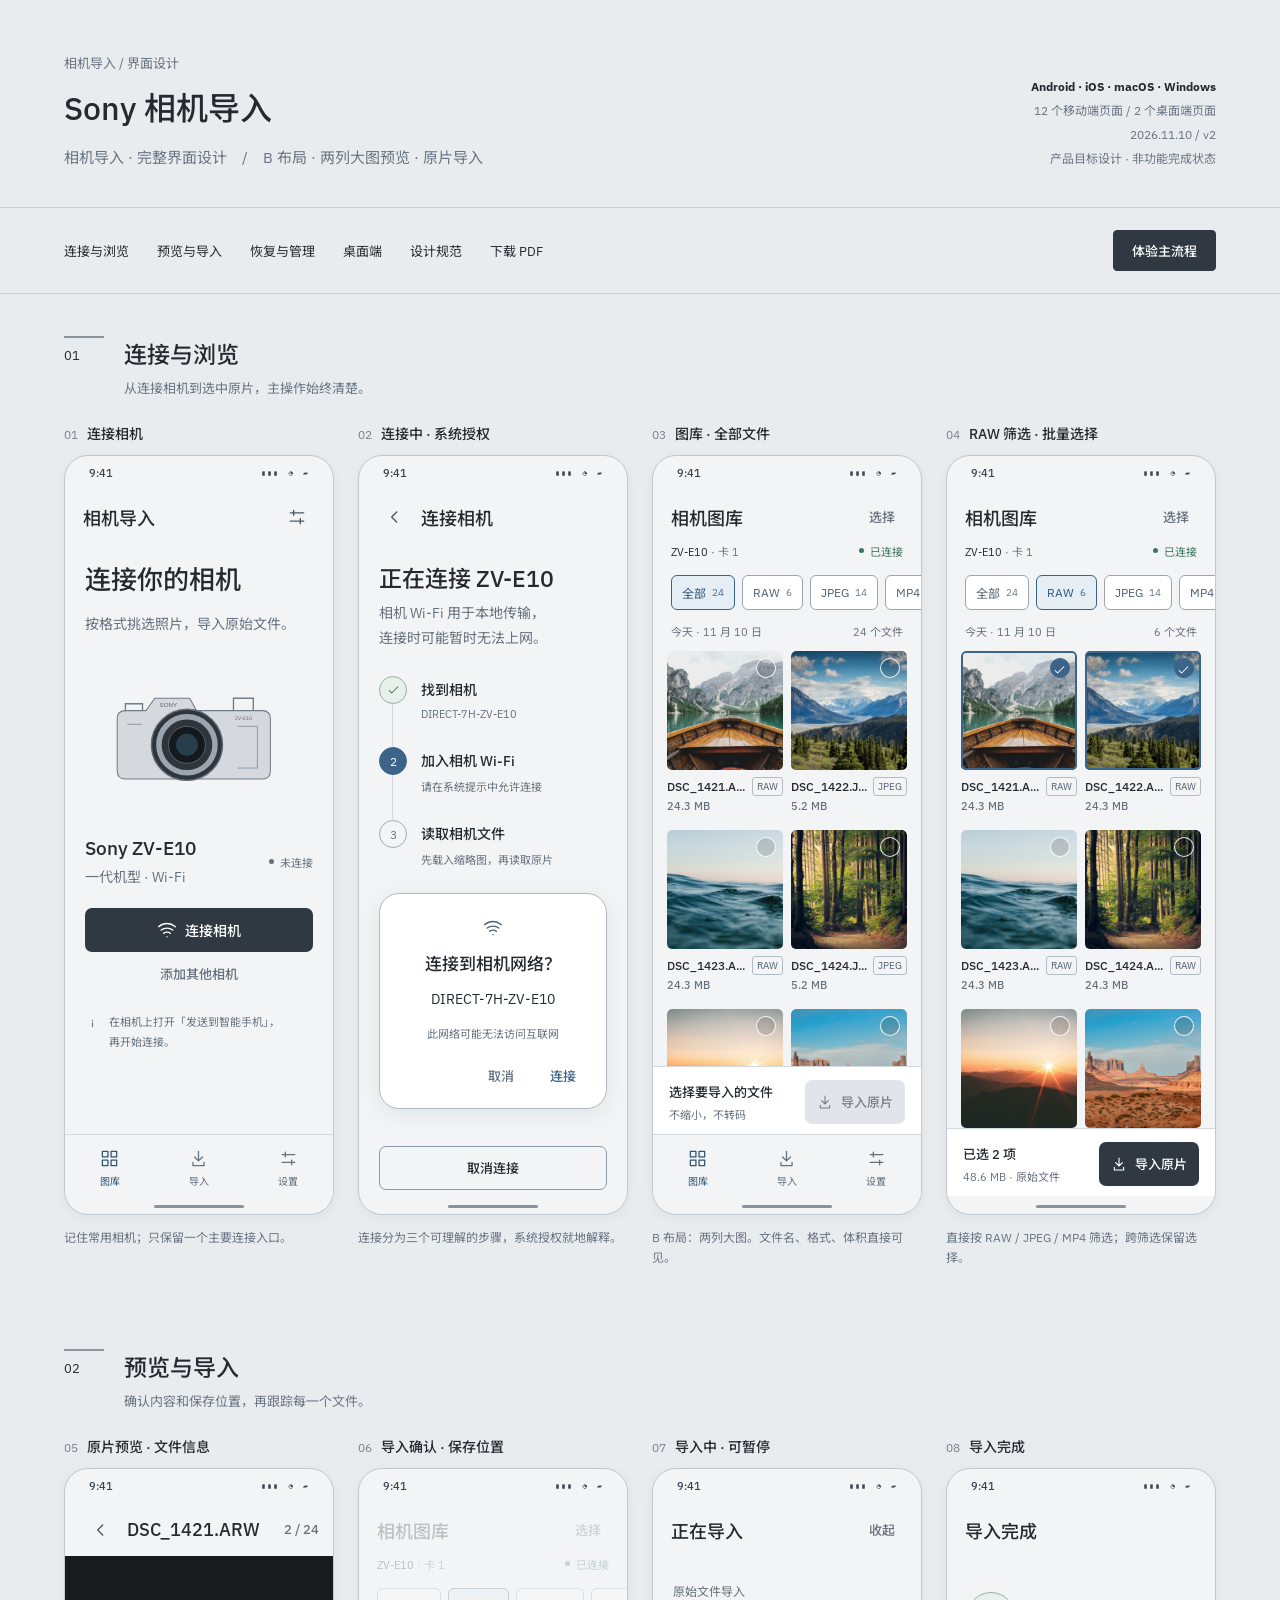
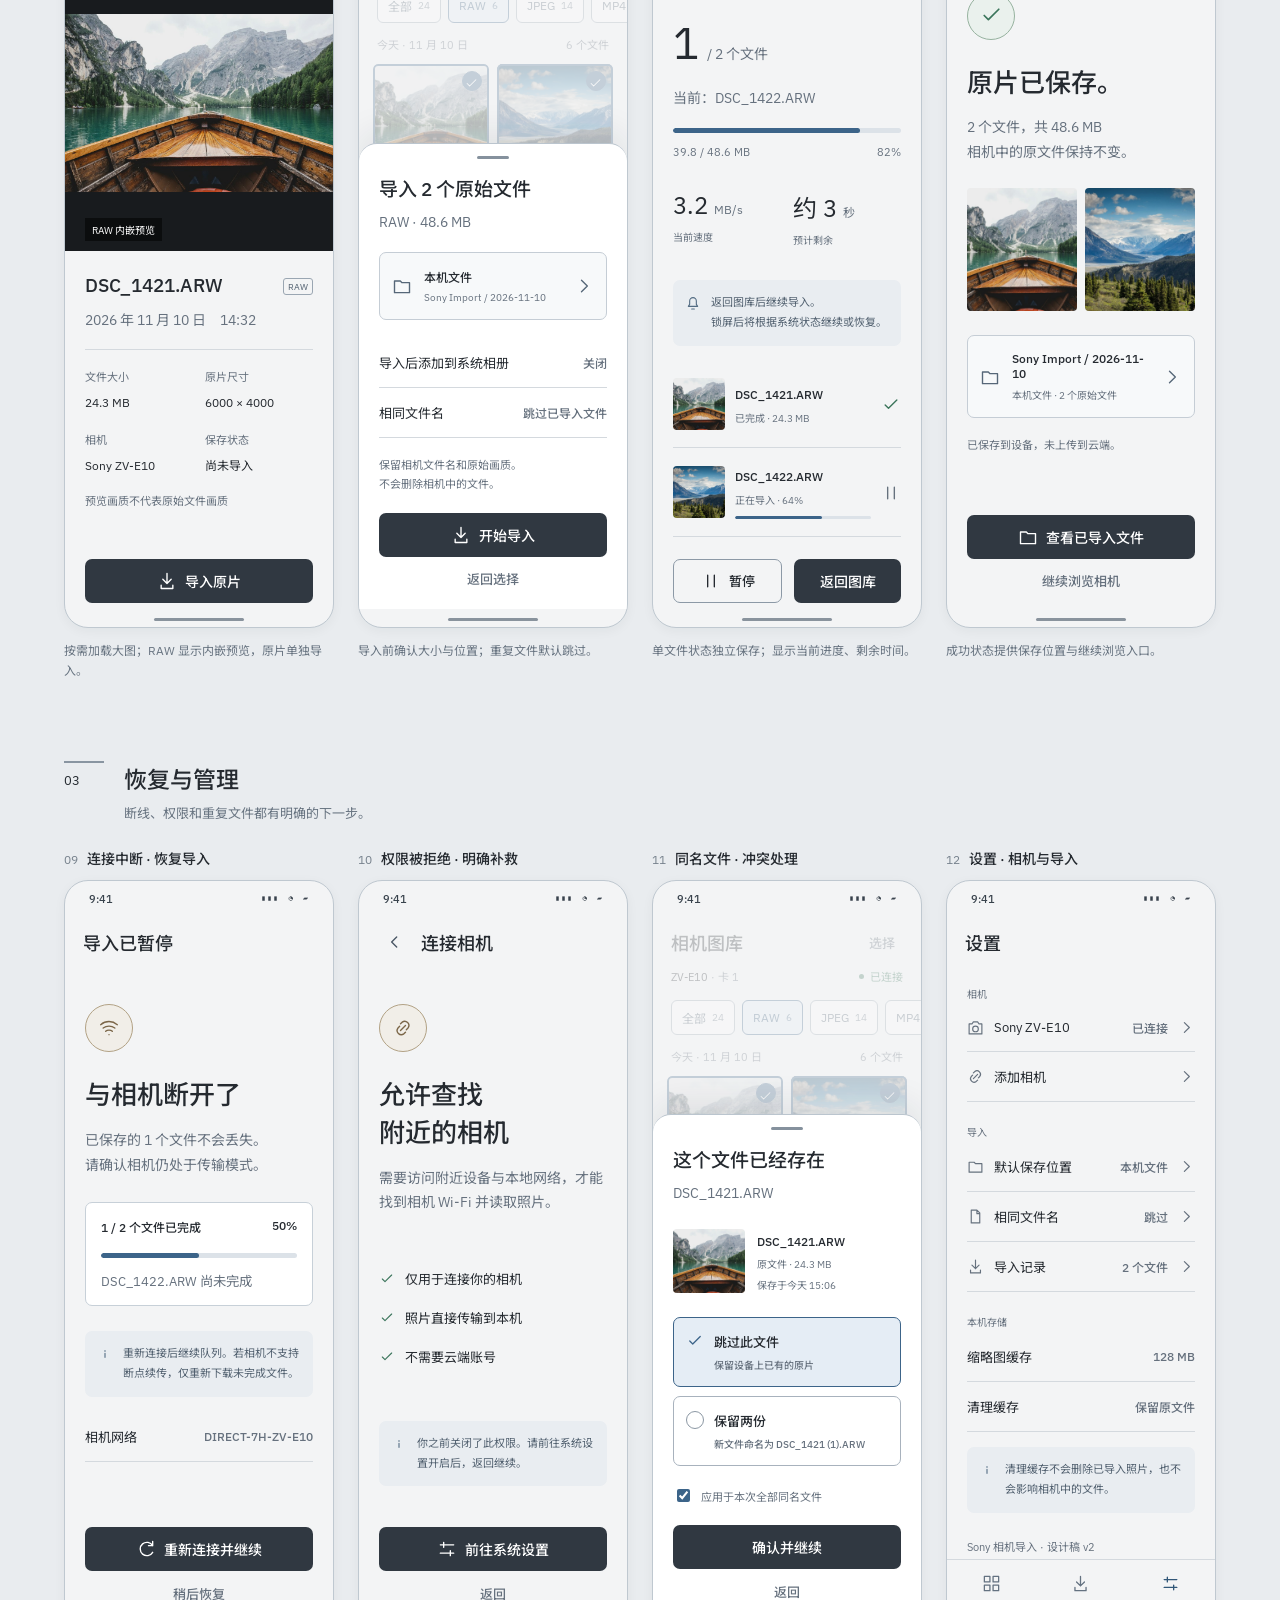
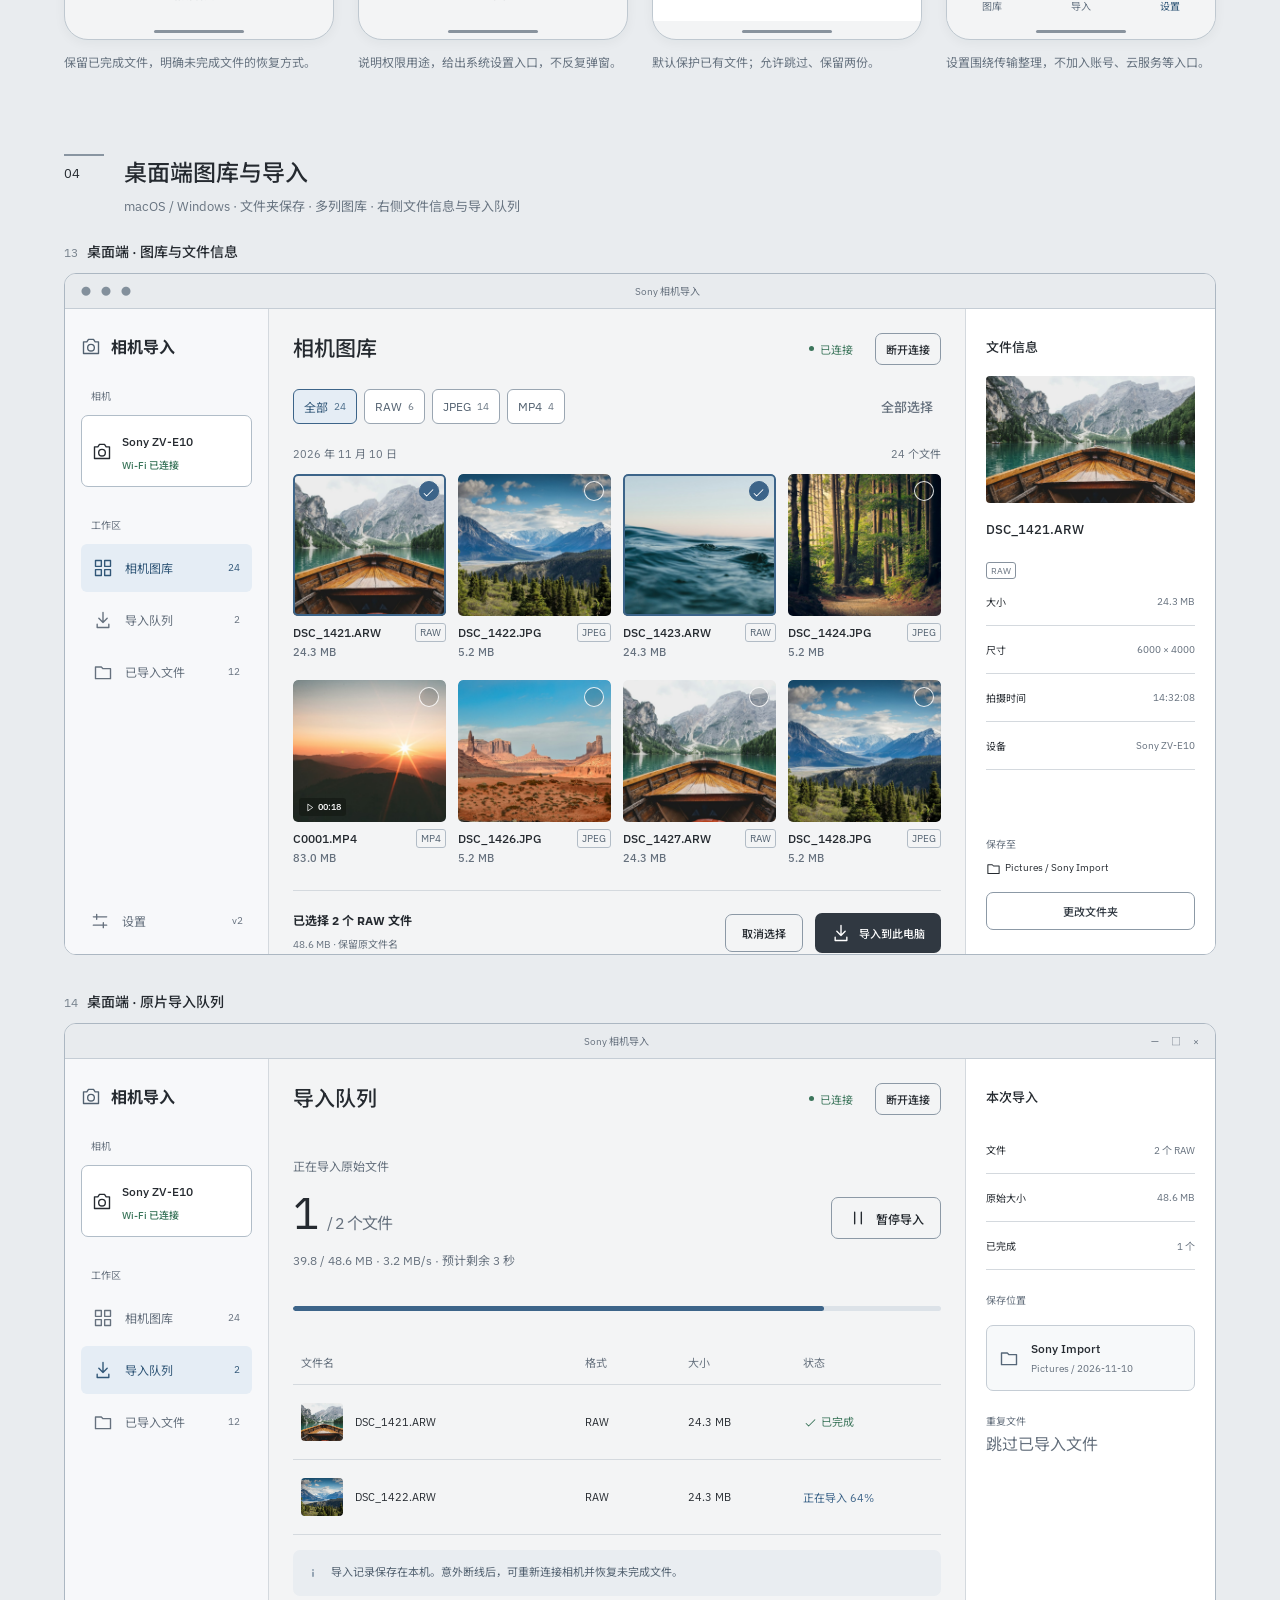
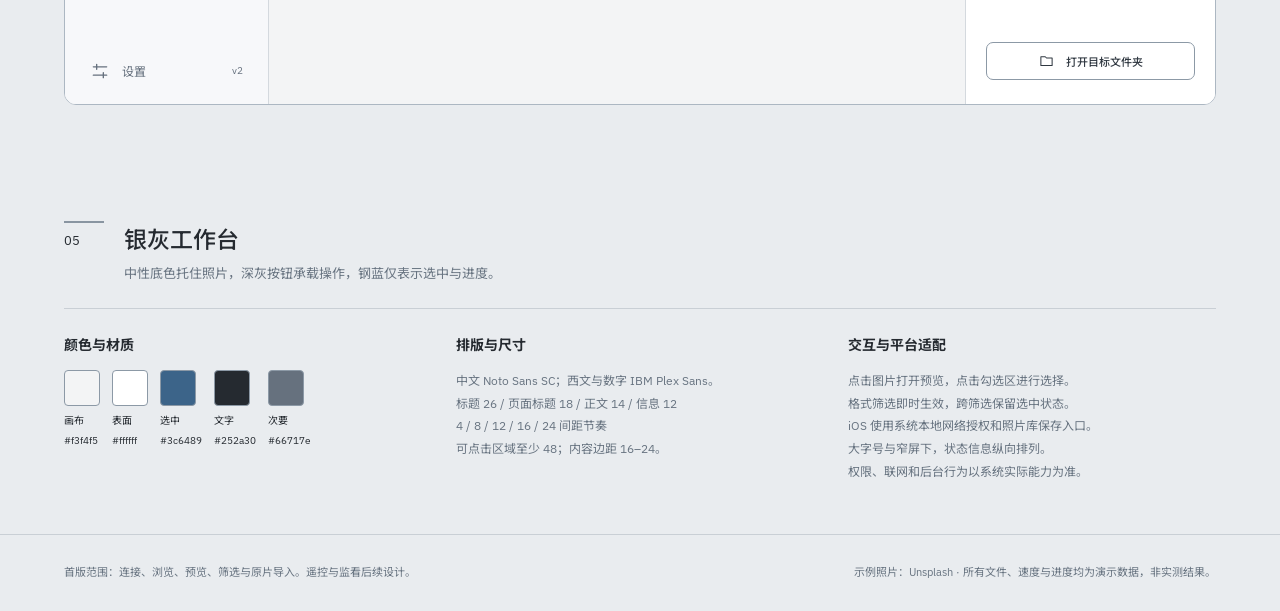
<file: docs/design/baselines/sony-transfer-v2-approved/index.html>
<!doctype html><html lang="zh-CN"><head><meta charset="UTF-8"><link rel="icon" href="data:,"><meta name="viewport" content="width=device-width, initial-scale=1"><title>Sony 相机导入 · 完整设计稿</title><style>
:root{--canvas:#f3f4f5;--surface:#ffffff;--raised:#eceff2;--accent:#3c6489;--text:#252a30;--muted:#66717e;--line:#d4d9de;--success:#3b755b}*{box-sizing:border-box}body{margin:0;background:#e9ecef;color:#252a30;font-family:"PingFang SC","Noto Sans CJK SC","Microsoft YaHei",sans-serif;-webkit-font-smoothing:antialiased}button{font:inherit;cursor:pointer}button:focus-visible,a:focus-visible{outline:2px solid var(--accent);outline-offset:3px}a{color:inherit;text-decoration:none}.board-header{padding:52px 64px 36px;border-bottom:1px solid #c9cfd5;display:flex;align-items:flex-end;justify-content:space-between;gap:40px}.board-header .kicker{font-size:12px;letter-spacing:2px;margin:0 0 14px}.board-header h1{font-size:38px;line-height:1.2;letter-spacing:-1.5px;margin:0 0 16px}.board-header p{font-size:15px;color:#687481;line-height:1.8;margin:0}.board-meta{text-align:right;font-size:12px;color:#687481;line-height:2}.board-meta b{color:#252a30;display:block}.boardnav{padding:22px 64px;display:flex;gap:28px;align-items:center;font-size:13px;border-bottom:1px solid #c9cfd5;background:#e9ecef}.boardnav a:hover{text-decoration:underline}.boardnav button{margin-left:auto;border:1px solid #687481;background:#303841;color:#ffffff;padding:10px 18px;border-radius:4px}.board-section{padding:42px 64px 38px;max-width:1720px;margin:auto}.sectiontop{display:flex;align-items:flex-start;gap:20px;margin-bottom:26px}.sectionnum{font-size:13px;border-top:2px solid #7a8794;padding-top:9px;width:40px}.sectiontop h2{font-size:24px;letter-spacing:-.6px;margin:0 0 8px}.sectiontop p{font-size:13px;color:#687481;margin:0}.screens{display:grid;grid-template-columns:repeat(4,minmax(0,1fr));gap:24px}.screen-card{min-width:0}.screen-label{display:flex;gap:9px;align-items:baseline;margin:0 0 12px}.screen-label span{color:#77828d;font-size:12px}.screen-label h3{font-size:14px;margin:0;font-weight:600}.screen-note{font-size:12px;line-height:1.7;color:#687481;margin:13px 0 0}.phone{color:var(--text);background:var(--canvas);height:760px;width:100%;border:1px solid #c3cbd3;border-radius:24px;overflow:hidden;position:relative;display:flex;flex-direction:column;box-shadow:0 5px 13px #17222d0d}.osbar{height:35px;flex-shrink:0;display:flex;align-items:center;justify-content:space-between;padding:0 24px;font-size:11px}.osbar span{font-size:10px;letter-spacing:1px}.phone-content{flex:1;overflow:hidden;position:relative;min-height:0}.apphead{height:52px;padding:0 18px;display:flex;align-items:center;gap:8px;flex-shrink:0}.apphead strong{font-size:18px;font-weight:600}.grow{flex:1}.ico{width:20px;height:20px;flex-shrink:0;vertical-align:middle}h1,h2,h3,p{margin-top:0}.phone h1{font-size:30px;font-weight:600;line-height:1.35;letter-spacing:-.6px;margin-bottom:12px}.phone h2{font-size:19px;line-height:1.5;margin-bottom:6px;font-weight:600}.phone .large{font-size:24px}.phone p{font-size:13px;margin-bottom:16px}.pad{padding:18px 20px}.leading{line-height:1.85}.muted{color:var(--muted)}.subtle{font-size:11px!important;color:var(--muted);line-height:1.7}.eyebrow{color:var(--accent);font-size:11px;display:block;letter-spacing:.6px;margin-bottom:12px}.primary,.secondary,.textbtn,.iconbtn{display:inline-flex;align-items:center;justify-content:center;gap:8px;border-radius:7px;min-height:44px;padding:10px 16px;border:0;font-size:13px;font-weight:600;white-space:nowrap}.primary{background:var(--accent);color:#ffffff}.secondary{border:1px solid #85919d;background:transparent;color:var(--text)}.textbtn{background:transparent;color:var(--muted);padding:6px 8px}.iconbtn{min-width:36px;background:transparent;color:inherit;padding:6px}.iconbtn .ico .ico{width:18px}.full{width:100%}.accent{color:var(--accent)!important}.primary:disabled{background:#e1e5e9;color:#76818c;cursor:default}.primary:hover:not(:disabled){background:#424e5b}.secondary:hover{background:#e5eaf0}.textbtn:hover{color:var(--text)}.camera-drawing{display:block;width:90%;height:159px;margin:12px auto 22px}.deviceheading{display:flex;align-items:center;justify-content:space-between;gap:12px;margin-bottom:18px}.deviceheading h2{margin-bottom:3px}.deviceheading p{font-size:12px;margin:0}.status{display:inline-flex;gap:6px;align-items:center;font-size:11px;color:var(--success);white-space:nowrap}.status i{width:5px;height:5px;border-radius:50%;background:currentColor}.status.warn{color:var(--muted)}.plaininfo{font-size:11px;color:var(--muted);display:flex;gap:9px;align-items:flex-start;margin-top:17px;line-height:1.8}.plaininfo .ico{width:15px;height:15px;margin-top:3px}.bottomnav{height:62px;display:flex;border-top:1px solid var(--line);padding-top:6px;flex-shrink:0}.bottomnav button{flex:1;background:transparent;border:0;color:var(--muted);display:flex;flex-direction:column;gap:5px;align-items:center;justify-content:center;font-size:10px}.bottomnav .active{color:var(--accent)}.bottomnav .ico{width:19px;height:19px}.home-indicator{height:18px;position:relative;flex-shrink:0}.home-indicator:after{content:'';display:block;position:absolute;bottom:6px;width:90px;height:3px;border-radius:4px;background:#89939d;left:50%;transform:translateX(-50%)}.steps{margin:26px 0}.steps>div{display:flex;gap:14px;position:relative;padding-bottom:26px;align-items:flex-start}.steps>div:last-child{padding-bottom:0}.steps>div:not(:last-child):before{content:'';position:absolute;left:13px;top:28px;bottom:1px;border-left:1px solid var(--line)}.steps>div>span{width:28px;height:28px;border:1px solid #a1aab4;border-radius:50%;display:flex;align-items:center;justify-content:center;color:var(--muted);font-size:12px}.steps .done>span{background:#e7f0ea;color:var(--success);border-color:#96b29f}.steps .current>span{background:var(--accent);border-color:var(--accent);color:#ffffff}.steps b{font-size:14px;display:block;line-height:28px}.steps small{display:block;font-size:11px;color:var(--muted);margin-top:3px}.steps .ico{width:15px;height:15px}.sysdialog{background:#ffffff;padding:22px 22px 10px;border-radius:20px;text-align:center;border:1px solid #9ba6b1}.sysdialog b{display:block;font-size:17px;margin:12px 0}.sysdialog p{margin:0 0 10px}.sysdialog small{font-size:11px;color:var(--muted)}.sysdialog>div{display:flex;justify-content:flex-end;gap:20px;margin-top:12px}.systemicon{color:var(--accent)}.footerpad{padding:10px 20px 6px;flex-shrink:0}.cameraline{padding:0 18px 8px;display:flex;justify-content:space-between;align-items:center;font-size:11px}.chips{display:flex;gap:7px;padding:8px 18px 10px;white-space:nowrap}.chip{display:flex;align-items:center;gap:6px;background:transparent;color:var(--muted);border:1px solid #87929e;border-radius:6px;padding:8px 10px;font-size:11px;min-height:35px}.chip span{font-size:10px;opacity:.85}.chip.chosen{background:#e5edf5;border-color:var(--accent);color:var(--accent)}.datebar{display:flex;justify-content:space-between;gap:8px;color:var(--muted);font-size:10px;padding:3px 18px 12px}.grid{display:grid;grid-template-columns:1fr 1fr;gap:12px 8px;padding:0 14px 20px}.tile{display:block;width:100%;padding:0 0 5px;text-align:left;border:none;border-radius:5px;background:transparent;color:var(--text);overflow:hidden;min-width:0}.thumb{height:119px;position:relative;border-radius:5px;overflow:hidden;background:var(--raised)}img{object-fit:cover;display:block;max-width:100%}.thumb img{height:100%;width:100%}.tick{position:absolute;right:7px;top:7px;width:20px;height:20px;border:1.5px solid #ffffffdc;border-radius:50%;background:#0002}.selected .tick{border-color:var(--accent);background:var(--accent);color:#ffffff}.tick .ico{width:15px;height:15px;margin:1px}.selected .thumb{outline:2px solid var(--accent);outline-offset:-2px}.fileinfo{display:flex;align-items:center;gap:4px;padding-top:7px;justify-content:space-between;font-size:10px;white-space:nowrap}.fileinfo span{overflow:hidden;text-overflow:ellipsis}.fileinfo em,.format{font-style:normal;font-size:9px;color:var(--muted);border:1px solid #87929e;border-radius:3px;padding:2px 4px}.tile>small{display:block;font-size:9px;color:var(--muted);padding-top:3px}.duration{position:absolute;bottom:6px;left:6px;background:#151a14bf;font-size:9px;padding:3px 5px;border-radius:3px}.duration .ico{width:11px;height:11px;margin-right:3px}.selection{display:flex;gap:10px;align-items:center;justify-content:space-between;padding:13px 16px 10px;border-top:1px solid var(--line);background:var(--canvas);flex-shrink:0}.selection b{font-size:12px;display:block}.selection small{font-size:10px;color:var(--muted);display:block;margin-top:5px}.selection .primary{padding:9px 12px;font-size:12px}.selection .ico{width:16px;height:16px}.preview-image{height:295px;display:flex;align-items:center;position:relative;background:#090b08}.preview-image img{width:100%}.preview-image>span{position:absolute;bottom:10px;left:20px;color:#f4f4f0;font-size:10px;background:#0008;padding:4px 7px}.metadata{padding-top:20px}.metadata .deviceheading{margin-bottom:6px}.metagrid{display:grid;grid-template-columns:1fr 1fr;gap:20px 12px;padding:18px 0;border-top:1px solid var(--line)}.metagrid small{font-size:10px;display:block;color:var(--muted);margin-bottom:7px}.metagrid b{font-size:12px;font-weight:500}.dimmed{opacity:.25;pointer-events:none}.sheet{position:absolute;bottom:0;left:0;right:0;border-radius:18px 18px 0 0;background:#ffffff;border-top:1px solid #9ba6b1;padding:12px 20px 8px;box-shadow:0 -20px 40px #0003}.sheet h2{margin-top:16px}.handle{display:block;width:32px;height:3px;border-radius:4px;background:#85919d;margin:0 auto 8px}.destination{display:flex;align-items:center;gap:12px;padding:15px 12px;border:1px solid #b0bac4;border-radius:7px;margin:18px 0}.destination>div{flex:1}.destination b{display:block;font-size:12px;font-weight:500}.destination small{display:block;color:var(--muted);font-size:10px;margin-top:6px}.destination .ico{color:var(--accent)}.settingrow{display:flex;align-items:center;gap:10px;padding:15px 0;border-bottom:1px solid var(--line);font-size:12px;min-height:48px}.settingrow>span{flex:1}.settingrow b{font-weight:400;color:var(--muted);font-size:11px;white-space:nowrap}.settingrow .ico{width:17px;height:17px;color:var(--muted)}.sheet .subtle{margin:18px 0}.progress-summary{padding:8px 0 18px}.bigcount{font-size:48px;font-weight:500;letter-spacing:-2px;margin:15px 0}.bigcount span{font-size:15px;color:var(--muted);letter-spacing:0;margin-left:8px}.track{height:5px;background:#dce2e8;border-radius:5px;margin:18px 0 12px;overflow:hidden}.track i{display:block;height:100%;background:var(--accent);border-radius:5px}.between{display:flex;justify-content:space-between;font-size:11px}.speed{display:flex;gap:50px;margin-top:30px}.speed b{display:block;font-size:24px;font-weight:500}.speed b small{font-size:12px;color:var(--muted)}.speed span{display:block;font-size:10px;color:var(--muted);margin-top:8px}.inline-note{display:flex;align-items:flex-start;gap:10px;background:#e9edf1;padding:13px 12px;border-radius:7px;font-size:11px;color:var(--muted);line-height:1.8;margin:15px 0}.inline-note .ico{height:16px;width:16px;margin-top:2px;color:var(--accent)}.queueitem{display:flex;align-items:center;gap:10px;padding:17px 0;border-bottom:1px solid var(--line)}.queueitem>img{width:52px;height:52px;border-radius:4px}.queueitem>div{flex:1;min-width:0}.queueitem b{font-size:12px;font-weight:500}.queueitem small{display:block;font-size:10px;color:var(--muted);margin-top:7px}.thin{height:3px;margin:9px 0 0}.success{color:var(--success)}.buttonrow{display:flex;gap:12px}.buttonrow button{flex:1}.complete-mark,.warning-mark{width:48px;height:48px;border:1px solid #96b29f;display:flex;align-items:center;justify-content:center;border-radius:50%;margin:18px 0 24px;color:var(--success)}.complete-mark .ico{width:25px;height:25px}.warning-mark{color:var(--accent);border-color:#b2a285}.image-pair{display:grid;grid-template-columns:1fr 1fr;gap:8px;margin:24px 0}.image-pair img{height:123px;border-radius:4px;width:100%}.compact{margin:25px 0;padding:15px;background:var(--surface);border:1px solid var(--line);border-radius:7px}.compact b{font-size:12px}.permission-list{padding:15px 0;margin:20px 0}.permission-list>div{font-size:13px;display:flex;align-items:center;gap:10px;margin:19px 0}.permission-list .ico{width:16px;color:var(--success)}.conflict{display:flex;gap:12px;align-items:center;margin:24px 0}.conflict img{width:72px;height:64px;border-radius:4px}.conflict b{font-size:12px}.conflict small{font-size:10px;color:var(--muted);display:block;margin-top:6px}.option{display:flex;gap:10px;align-items:flex-start;width:100%;text-align:left;background:transparent;border:1px solid #a8b2bd;border-radius:7px;padding:14px 12px;color:var(--text);margin-bottom:9px}.option b{display:block;font-size:13px;font-weight:500}.option small{display:block;font-size:10px;color:var(--muted);margin-top:6px}.picked{border-color:var(--accent);background:#e5edf5}.picked .ico{width:18px;height:18px;color:var(--accent)}.radio{border:1px solid #8b97a3;width:18px;height:18px;border-radius:50%;flex-shrink:0}.applyall{font-size:11px;color:var(--muted);display:flex;align-items:center;gap:8px;margin:20px 0}input{accent-color:var(--accent)}.sectioncaption{font-size:10px;color:var(--muted);margin:22px 0 3px}.sectioncaption:first-child{margin-top:0}.version{margin-top:25px}.desktop{background:var(--canvas);border:1px solid #acb7c2;border-radius:12px;color:var(--text);overflow:hidden;margin-bottom:36px}.windowbar{height:35px;border-bottom:1px solid var(--line);background:#ffffff;display:flex;align-items:center;justify-content:space-between;padding:0 16px;font-size:10px;color:var(--muted)}.windowdots{letter-spacing:4px;color:#83909c}.desktopbody{display:flex;height:645px}.sidebar{width:204px;flex-shrink:0;border-right:1px solid var(--line);padding:25px 16px;position:relative}.desktopbrand{display:flex;gap:10px;align-items:center;font-size:16px}.desktopbrand .ico{color:var(--accent)}.sidegroup{margin:30px 10px 12px;font-size:10px;color:var(--muted)}.sidecamera{border:1px solid #b0bac4;border-radius:7px;width:100%;background:#eef2f6;color:var(--text);padding:14px 10px;display:flex;gap:10px;align-items:center;text-align:left}.sidecamera b{font-size:12px;font-weight:500}.sidecamera small{display:block;font-size:10px;color:var(--success);margin-top:7px}.sideitem{width:100%;background:transparent;border:none;display:flex;gap:12px;align-items:center;color:var(--muted);padding:14px 12px;font-size:12px;border-radius:6px;margin-bottom:4px}.sideitem span{margin-left:auto;font-size:10px}.sideitem.on{background:#e5edf5;color:var(--accent)}.sidebottom{position:absolute;left:25px;right:25px;bottom:23px;display:flex;gap:12px;align-items:center;font-size:12px;color:var(--muted)}.sidebottom span{margin-left:auto;font-size:10px}.workspace{flex:1;min-width:0;padding:24px}.desktophead{display:flex;align-items:center;gap:22px}.desktophead h2{font-size:21px;line-height:1;margin:0}.desktophead .secondary{font-size:11px;min-height:32px;padding:5px 10px}.desktoptools{display:flex;align-items:center;justify-content:space-between;margin-top:16px}.desktoptools .chips{padding:8px 0}.workspace>.datebar{padding:13px 0}.desktopgrid{display:grid;grid-template-columns:repeat(4,1fr);gap:16px 12px}.desktopgrid .thumb{height:142px}.desktopgrid .tile small{font-size:10px}.desktopgrid .fileinfo{font-size:11px}.desktopselection{display:flex;align-items:center;gap:12px;margin-top:20px;padding-top:18px;border-top:1px solid var(--line)}.desktopselection b{font-size:12px}.desktopselection p{font-size:10px;margin:7px 0}.desktopselection button{font-size:11px;min-height:38px}.inspector{width:250px;flex-shrink:0;border-left:1px solid var(--line);padding:28px 20px;position:relative;background:#f9fafb}.inspector h3{font-size:13px;font-weight:500;margin:0 0 20px}.inspector>img{height:127px;width:100%;border-radius:4px;margin:0 0 18px}.inspector .settingrow{font-size:10px}.inspector .settingrow b{font-size:10px}.inspectorbottom{position:absolute;bottom:24px;left:20px;right:20px;font-size:10px}.inspectorbottom p{font-size:10px;margin:10px 0 16px}.inspectorbottom .ico{width:15px;height:15px;margin-right:4px}.inspectorbottom button{font-size:11px;min-height:36px}.desktop-progress{display:flex;justify-content:space-between;align-items:center;margin:42px 0 26px}.desktop-progress h1{font-size:44px;margin:10px 0;letter-spacing:-1px}.desktop-progress h1 span{font-size:16px;color:var(--muted);font-weight:400}.desktop-progress p{font-size:12px}.desktop-progress button{font-size:12px;min-height:38px}.tablehead,.tablerow{display:grid;grid-template-columns:2.1fr .7fr .8fr 1fr;gap:12px;align-items:center;font-size:11px}.tablehead{color:var(--muted);padding:20px 8px 14px;border-bottom:1px solid var(--line);margin-top:23px}.tablerow{padding:18px 8px;border-bottom:1px solid var(--line)}.tablerow>span:first-child{display:flex;align-items:center;gap:12px}.tablerow img{width:42px;height:38px;border-radius:4px}.tablerow .ico{width:15px;height:15px}.tokens{display:grid;grid-template-columns:1fr 1fr 1fr;gap:24px;border-top:1px solid #c9cfd5;padding-top:25px}.tokens h3{font-size:14px;margin-bottom:16px}.tokens p{font-size:12px;line-height:1.9;color:#687481}.swatches{display:flex;gap:12px}.swatch{height:36px;width:36px;border-radius:4px;border:1px solid #8c99a6}.swatchlabel{font-size:10px;line-height:2;margin-top:5px}.board-footer{font-size:11px;color:#687481;border-top:1px solid #c9cfd5;padding:28px 64px;display:flex;justify-content:space-between;line-height:1.8}.viewer{border:0;padding:0;background:#e9ecef;width:460px;max-width:95vw;max-height:95vh;border-radius:14px;overflow:auto}.viewer::backdrop{background:#000b}.viewer-toolbar{padding:12px;display:flex;justify-content:space-between;align-items:center;font-size:12px}.viewer-toolbar button{border:1px solid #8c99a6;background:transparent;border-radius:4px;padding:7px 12px}.viewer .phone{width:360px;max-width:100%;margin:0 auto 16px}.viewer .screen-label,.viewer .screen-note{display:none}@media(max-width:1250px){.screens{grid-template-columns:repeat(2,minmax(0,1fr));max-width:760px;margin:auto}.phone{width:360px;max-width:100%;margin:auto}.board-section{padding:35px 28px}.desktop{min-width:1300px}.desktopwrap{overflow:auto}.board-header{padding:36px 28px}.boardnav{padding:18px 28px}.tokens{grid-template-columns:1fr}.board-meta{display:none}.board-header h1{font-size:30px}}@media(max-width:650px){.screens{grid-template-columns:1fr;max-width:360px}.boardnav{flex-wrap:wrap;gap:16px}.boardnav button{margin-left:0}.board-header h1{font-size:28px}.board-footer{padding:24px;display:block}.phone{height:760px}.sectiontop p{line-height:1.8}.board-section{padding-left:18px;padding-right:18px}}@media print{@page{size:1680px 1180px;margin:0}body{background:#e9ecef;print-color-adjust:exact;-webkit-print-color-adjust:exact}.board-header{padding:28px 64px}.boardnav{display:none}.board-section{break-before:page;padding:35px 64px 20px;max-width:none}.board-section:first-of-type{break-before:auto}.phone{height:760px}.board-footer{display:none}.desktop-section{break-before:page}.desktop{break-inside:avoid}.desktop-section .desktop{margin-bottom:35px}.tokens-section{break-before:page}.viewer{display:none} .screen-note{font-size:11px}}
.phone-content{overflow:auto;scrollbar-width:none}.phone-content::-webkit-scrollbar{display:none}.chips{overflow-x:auto;scrollbar-width:none}.phone p{font-size:14px}.fileinfo{font-size:11px}.tile>small{font-size:10px}.fileinfo em{font-size:10px}.chip{font-size:12px}.settingrow{font-size:13px}.settingrow b{font-size:12px}.phone-content:has(.sheet){overflow:hidden}</style><link rel="stylesheet" href="theme-v2.css"></head><body><header class="board-header"><div><p class="kicker">相机导入 / 界面设计</p><h1>Sony 相机导入</h1><p>相机导入 · 完整界面设计　/　B 布局 · 两列大图预览 · 原片导入</p></div><div class="board-meta"><b>Android · iOS · macOS · Windows</b>12 个移动端页面 / 2 个桌面端页面<br>2026.11.10 / v2<br>产品目标设计 · 非功能完成状态</div></header><nav class="boardnav"><a href="#flow1">连接与浏览</a><a href="#flow2">预览与导入</a><a href="#flow3">恢复与管理</a><a href="#desktop">桌面端</a><a href="#system">设计规范</a><a href="exports/v2/sony-camera-design-v2.pdf" download>下载 PDF</a><button data-to="1">体验主流程</button></nav><section class="board-section" id="flow1"><div class="sectiontop"><span class="sectionnum">01</span><div><h2>连接与浏览</h2><p>从连接相机到选中原片，主操作始终清楚。</p></div></div><div class="screens"><article class="screen-card" id="screen-1"><div class="screen-label"><span>01</span><h3>连接相机</h3></div><div class="phone " data-screen="1"><div class="osbar"><b>9:41</b><span>▮▮▮ &nbsp; ◔ &nbsp; ▰</span></div><div class="phone-content"><div class="apphead"><strong>相机导入</strong><span class="grow"></span><button class="iconbtn" aria-label="设置" data-to="12"><svg class="ico" viewBox="0 0 24 24" fill="none" stroke="currentColor" stroke-width="1.65" stroke-linecap="round" stroke-linejoin="round"><path d="M4 7h16M4 17h16M8 4v6m8 4v6"/></svg></button></div><div class="pad"><h1>连接你的相机</h1><p class="muted leading">按格式挑选照片，导入原始文件。</p><svg class="camera-drawing" viewBox="0 0 300 170" fill="none"><path d="M43 53h30l13-18h51l10 18h96q12 0 12 12v76q0 12-12 12H43q-12 0-12-12V65q0-12 12-12Z" fill="#d5d9de" stroke="#717d89" stroke-width="1.5"/><path d="M201 52V35h29v18M43 54V43h25v10" stroke="#717d89" stroke-width="2"/><circle cx="133" cy="103" r="52" fill="#30353b" stroke="#606d79" stroke-width="2"/><circle cx="133" cy="103" r="41" stroke="#9ba5af" stroke-width="8"/><circle cx="133" cy="103" r="27" fill="#15181c" stroke="#667b8f"/><circle cx="133" cy="103" r="16" fill="#283e4d"/><path d="M207 76h29v61h-29M46 73h21" stroke="#717d89"/><text x="93" y="47" fill="#59636d" font-size="9" font-family="sans-serif">SONY</text><text x="203" y="67" fill="#59636d" font-size="7">ZV-E10</text></svg><div class="deviceheading"><div><h2>Sony ZV-E10</h2><p class="muted">一代机型 · Wi-Fi</p></div><span class="status warn"><i></i>未连接</span></div><button class="primary full" data-to="2"><svg class="ico" viewBox="0 0 24 24" fill="none" stroke="currentColor" stroke-width="1.65" stroke-linecap="round" stroke-linejoin="round"><path d="M2 8c6-5 14-5 20 0M5 12c4-3 10-3 14 0m-11 4c2-2 6-2 8 0m-4 4h.01"/></svg>连接相机</button><button class="textbtn full" data-to="2">添加其他相机</button><div class="plaininfo"><svg class="ico" viewBox="0 0 24 24" fill="none" stroke="currentColor" stroke-width="1.65" stroke-linecap="round" stroke-linejoin="round"><path d="M12 11v6m0-10v1"/></svg><span>在相机上打开「发送到智能手机」，<br>再开始连接。</span></div></div></div><div class="bottomnav"><button data-to="3" class="active"><svg class="ico" viewBox="0 0 24 24" fill="none" stroke="currentColor" stroke-width="1.65" stroke-linecap="round" stroke-linejoin="round"><path d="M3 3h7v7H3zM14 3h7v7h-7zM3 14h7v7H3zM14 14h7v7h-7z"/></svg><span>图库</span></button><button data-to="7" class=""><svg class="ico" viewBox="0 0 24 24" fill="none" stroke="currentColor" stroke-width="1.65" stroke-linecap="round" stroke-linejoin="round"><path d="M12 3v12m-5-5 5 5 5-5M5 17v4h14v-4"/></svg><span>导入</span></button><button data-to="12" class=""><svg class="ico" viewBox="0 0 24 24" fill="none" stroke="currentColor" stroke-width="1.65" stroke-linecap="round" stroke-linejoin="round"><path d="M4 7h16M4 17h16M8 4v6m8 4v6"/></svg><span>设置</span></button></div><div class="home-indicator"></div></div><p class="screen-note">记住常用相机；只保留一个主要连接入口。</p></article><article class="screen-card" id="screen-2"><div class="screen-label"><span>02</span><h3>连接中 · 系统授权</h3></div><div class="phone " data-screen="2"><div class="osbar"><b>9:41</b><span>▮▮▮ &nbsp; ◔ &nbsp; ▰</span></div><div class="phone-content"><div class="apphead"><button class="iconbtn" aria-label="返回" data-to="1"><svg class="ico" viewBox="0 0 24 24" fill="none" stroke="currentColor" stroke-width="1.65" stroke-linecap="round" stroke-linejoin="round"><path d="m14 6-6 6 6 6"/></svg></button><strong>连接相机</strong><span class="grow"></span></div><div class="pad"><h2 class="large">正在连接 ZV-E10</h2><p class="muted leading">相机 Wi-Fi 用于本地传输，<br>连接时可能暂时无法上网。</p><div class="steps"><div class="done"><span><svg class="ico" viewBox="0 0 24 24" fill="none" stroke="currentColor" stroke-width="1.65" stroke-linecap="round" stroke-linejoin="round"><path d="m5 12 4 4L19 6"/></svg></span><div><b>找到相机</b><small>DIRECT-7H-ZV-E10</small></div></div><div class="current"><span>2</span><div><b>加入相机 Wi-Fi</b><small>请在系统提示中允许连接</small></div></div><div><span>3</span><div><b>读取相机文件</b><small>先载入缩略图，再读取原片</small></div></div></div><div class="sysdialog"><span class="systemicon"><svg class="ico" viewBox="0 0 24 24" fill="none" stroke="currentColor" stroke-width="1.65" stroke-linecap="round" stroke-linejoin="round"><path d="M2 8c6-5 14-5 20 0M5 12c4-3 10-3 14 0m-11 4c2-2 6-2 8 0m-4 4h.01"/></svg></span><b>连接到相机网络？</b><p>DIRECT-7H-ZV-E10</p><small>此网络可能无法访问互联网</small><div><button class="textbtn" data-to="1">取消</button><button class="textbtn accent" data-to="3">连接</button></div></div></div></div><div class="pad footerpad"><button class="secondary full" data-to="1">取消连接</button></div><div class="home-indicator"></div></div><p class="screen-note">连接分为三个可理解的步骤，系统授权就地解释。</p></article><article class="screen-card" id="screen-3"><div class="screen-label"><span>03</span><h3>图库 · 全部文件</h3></div><div class="phone " data-screen="3"><div class="osbar"><b>9:41</b><span>▮▮▮ &nbsp; ◔ &nbsp; ▰</span></div><div class="phone-content"><div class="apphead"><strong>相机图库</strong><span class="grow"></span><button class="textbtn" data-to="4">选择</button></div><div class="cameraline"><span>ZV-E10 <span class="muted">· 卡 1</span></span><span class="status "><i></i>已连接</span></div><div class="chips"><button class="chip chosen" data-to="3">全部<span>24</span></button><button class="chip " data-to="4">RAW<span>6</span></button><button class="chip " data-to="3">JPEG<span>14</span></button><button class="chip " data-to="3">MP4<span>4</span></button></div><div class="datebar"><span>今天 · 11 月 10 日</span><span>24 个文件</span></div><div class="grid"><button class="tile " data-to="5"><div class="thumb"><img src="assets/lake.jpg" alt="示例风景照片"><span class="tick" data-to="4"></span></div><div class="fileinfo"><span>DSC_1421.ARW</span><em>RAW</em></div><small>24.3 MB</small></button><button class="tile " data-to="5"><div class="thumb"><img src="assets/mountain.jpg" alt="示例风景照片"><span class="tick" data-to="4"></span></div><div class="fileinfo"><span>DSC_1422.JPG</span><em>JPEG</em></div><small>5.2 MB</small></button><button class="tile " data-to="5"><div class="thumb"><img src="assets/coast.jpg" alt="示例风景照片"><span class="tick" data-to="4"></span></div><div class="fileinfo"><span>DSC_1423.ARW</span><em>RAW</em></div><small>24.3 MB</small></button><button class="tile " data-to="5"><div class="thumb"><img src="assets/forest.jpg" alt="示例风景照片"><span class="tick" data-to="4"></span></div><div class="fileinfo"><span>DSC_1424.JPG</span><em>JPEG</em></div><small>5.2 MB</small></button><button class="tile " data-to="5"><div class="thumb"><img src="assets/road.jpg" alt="示例风景照片"><span class="tick" data-to="4"></span><span class="duration"><svg class="ico" viewBox="0 0 24 24" fill="none" stroke="currentColor" stroke-width="1.65" stroke-linecap="round" stroke-linejoin="round"><path d="m9 5 10 7-10 7z"/></svg>00:18</span></div><div class="fileinfo"><span>C0001.MP4</span><em>MP4</em></div><small>83.0 MB</small></button><button class="tile " data-to="5"><div class="thumb"><img src="assets/dunes.jpg" alt="示例风景照片"><span class="tick" data-to="4"></span></div><div class="fileinfo"><span>DSC_1426.JPG</span><em>JPEG</em></div><small>5.2 MB</small></button></div></div><div class="selection"><div><b>选择要导入的文件</b><small>不缩小，不转码</small></div><button class="primary" disabled><svg class="ico" viewBox="0 0 24 24" fill="none" stroke="currentColor" stroke-width="1.65" stroke-linecap="round" stroke-linejoin="round"><path d="M12 3v12m-5-5 5 5 5-5M5 17v4h14v-4"/></svg>导入原片</button></div><div class="bottomnav"><button data-to="3" class="active"><svg class="ico" viewBox="0 0 24 24" fill="none" stroke="currentColor" stroke-width="1.65" stroke-linecap="round" stroke-linejoin="round"><path d="M3 3h7v7H3zM14 3h7v7h-7zM3 14h7v7H3zM14 14h7v7h-7z"/></svg><span>图库</span></button><button data-to="7" class=""><svg class="ico" viewBox="0 0 24 24" fill="none" stroke="currentColor" stroke-width="1.65" stroke-linecap="round" stroke-linejoin="round"><path d="M12 3v12m-5-5 5 5 5-5M5 17v4h14v-4"/></svg><span>导入</span></button><button data-to="12" class=""><svg class="ico" viewBox="0 0 24 24" fill="none" stroke="currentColor" stroke-width="1.65" stroke-linecap="round" stroke-linejoin="round"><path d="M4 7h16M4 17h16M8 4v6m8 4v6"/></svg><span>设置</span></button></div><div class="home-indicator"></div></div><p class="screen-note">B 布局：两列大图。文件名、格式、体积直接可见。</p></article><article class="screen-card" id="screen-4"><div class="screen-label"><span>04</span><h3>RAW 筛选 · 批量选择</h3></div><div class="phone " data-screen="4"><div class="osbar"><b>9:41</b><span>▮▮▮ &nbsp; ◔ &nbsp; ▰</span></div><div class="phone-content"><div class="apphead"><strong>相机图库</strong><span class="grow"></span><button class="textbtn" data-to="4">选择</button></div><div class="cameraline"><span>ZV-E10 <span class="muted">· 卡 1</span></span><span class="status "><i></i>已连接</span></div><div class="chips"><button class="chip " data-to="3">全部<span>24</span></button><button class="chip chosen" data-to="4">RAW<span>6</span></button><button class="chip " data-to="3">JPEG<span>14</span></button><button class="chip " data-to="3">MP4<span>4</span></button></div><div class="datebar"><span>今天 · 11 月 10 日</span><span>6 个文件</span></div><div class="grid"><button class="tile selected" data-to="5"><div class="thumb"><img src="assets/lake.jpg" alt="示例风景照片"><span class="tick" data-to="4"><svg class="ico" viewBox="0 0 24 24" fill="none" stroke="currentColor" stroke-width="1.65" stroke-linecap="round" stroke-linejoin="round"><path d="m5 12 4 4L19 6"/></svg></span></div><div class="fileinfo"><span>DSC_1421.ARW</span><em>RAW</em></div><small>24.3 MB</small></button><button class="tile selected" data-to="5"><div class="thumb"><img src="assets/mountain.jpg" alt="示例风景照片"><span class="tick" data-to="4"><svg class="ico" viewBox="0 0 24 24" fill="none" stroke="currentColor" stroke-width="1.65" stroke-linecap="round" stroke-linejoin="round"><path d="m5 12 4 4L19 6"/></svg></span></div><div class="fileinfo"><span>DSC_1422.ARW</span><em>RAW</em></div><small>24.3 MB</small></button><button class="tile " data-to="5"><div class="thumb"><img src="assets/coast.jpg" alt="示例风景照片"><span class="tick" data-to="4"></span></div><div class="fileinfo"><span>DSC_1423.ARW</span><em>RAW</em></div><small>24.3 MB</small></button><button class="tile " data-to="5"><div class="thumb"><img src="assets/forest.jpg" alt="示例风景照片"><span class="tick" data-to="4"></span></div><div class="fileinfo"><span>DSC_1424.ARW</span><em>RAW</em></div><small>24.3 MB</small></button><button class="tile " data-to="5"><div class="thumb"><img src="assets/road.jpg" alt="示例风景照片"><span class="tick" data-to="4"></span></div><div class="fileinfo"><span>DSC_1425.ARW</span><em>RAW</em></div><small>24.3 MB</small></button><button class="tile " data-to="5"><div class="thumb"><img src="assets/dunes.jpg" alt="示例风景照片"><span class="tick" data-to="4"></span></div><div class="fileinfo"><span>DSC_1426.ARW</span><em>RAW</em></div><small>24.3 MB</small></button></div></div><div class="selection"><div><b>已选 2 项</b><small>48.6 MB · 原始文件</small></div><button class="primary" data-to="6"><svg class="ico" viewBox="0 0 24 24" fill="none" stroke="currentColor" stroke-width="1.65" stroke-linecap="round" stroke-linejoin="round"><path d="M12 3v12m-5-5 5 5 5-5M5 17v4h14v-4"/></svg>导入原片</button></div><div class="home-indicator"></div></div><p class="screen-note">直接按 RAW / JPEG / MP4 筛选；跨筛选保留选择。</p></article></div></section><section class="board-section" id="flow2"><div class="sectiontop"><span class="sectionnum">02</span><div><h2>预览与导入</h2><p>确认内容和保存位置，再跟踪每一个文件。</p></div></div><div class="screens"><article class="screen-card" id="screen-5"><div class="screen-label"><span>05</span><h3>原片预览 · 文件信息</h3></div><div class="phone " data-screen="5"><div class="osbar"><b>9:41</b><span>▮▮▮ &nbsp; ◔ &nbsp; ▰</span></div><div class="phone-content"><div class="apphead"><button class="iconbtn" aria-label="返回" data-to="3"><svg class="ico" viewBox="0 0 24 24" fill="none" stroke="currentColor" stroke-width="1.65" stroke-linecap="round" stroke-linejoin="round"><path d="m14 6-6 6 6 6"/></svg></button><strong>DSC_1421.ARW</strong><span class="grow"></span><button class="textbtn" data-to="5">2 / 24</button></div><div class="preview-image"><img src="assets/lake.jpg" alt="湖畔示例照片"><span>RAW 内嵌预览</span></div><div class="pad metadata"><div class="deviceheading"><h2>DSC_1421.ARW</h2><span class="format">RAW</span></div><p class="muted">2026 年 11 月 10 日　14:32</p><div class="metagrid"><div><small>文件大小</small><b>24.3 MB</b></div><div><small>原片尺寸</small><b>6000 × 4000</b></div><div><small>相机</small><b>Sony ZV-E10</b></div><div><small>保存状态</small><b>尚未导入</b></div></div><p class="subtle">预览画质不代表原始文件画质</p></div></div><div class="pad footerpad"><button class="primary full" data-to="6"><svg class="ico" viewBox="0 0 24 24" fill="none" stroke="currentColor" stroke-width="1.65" stroke-linecap="round" stroke-linejoin="round"><path d="M12 3v12m-5-5 5 5 5-5M5 17v4h14v-4"/></svg>导入原片</button></div><div class="home-indicator"></div></div><p class="screen-note">按需加载大图；RAW 显示内嵌预览，原片单独导入。</p></article><article class="screen-card" id="screen-6"><div class="screen-label"><span>06</span><h3>导入确认 · 保存位置</h3></div><div class="phone " data-screen="6"><div class="osbar"><b>9:41</b><span>▮▮▮ &nbsp; ◔ &nbsp; ▰</span></div><div class="phone-content"><div class="dimmed"><div class="apphead"><strong>相机图库</strong><span class="grow"></span><button class="textbtn" data-to="4">选择</button></div><div class="cameraline"><span>ZV-E10 <span class="muted">· 卡 1</span></span><span class="status "><i></i>已连接</span></div><div class="chips"><button class="chip " data-to="3">全部<span>24</span></button><button class="chip chosen" data-to="4">RAW<span>6</span></button><button class="chip " data-to="3">JPEG<span>14</span></button><button class="chip " data-to="3">MP4<span>4</span></button></div><div class="datebar"><span>今天 · 11 月 10 日</span><span>6 个文件</span></div><div class="grid"><button class="tile selected" data-to="5"><div class="thumb"><img src="assets/lake.jpg" alt="示例风景照片"><span class="tick" data-to="4"><svg class="ico" viewBox="0 0 24 24" fill="none" stroke="currentColor" stroke-width="1.65" stroke-linecap="round" stroke-linejoin="round"><path d="m5 12 4 4L19 6"/></svg></span></div><div class="fileinfo"><span>DSC_1421.ARW</span><em>RAW</em></div><small>24.3 MB</small></button><button class="tile selected" data-to="5"><div class="thumb"><img src="assets/mountain.jpg" alt="示例风景照片"><span class="tick" data-to="4"><svg class="ico" viewBox="0 0 24 24" fill="none" stroke="currentColor" stroke-width="1.65" stroke-linecap="round" stroke-linejoin="round"><path d="m5 12 4 4L19 6"/></svg></span></div><div class="fileinfo"><span>DSC_1422.ARW</span><em>RAW</em></div><small>24.3 MB</small></button><button class="tile " data-to="5"><div class="thumb"><img src="assets/coast.jpg" alt="示例风景照片"><span class="tick" data-to="4"></span></div><div class="fileinfo"><span>DSC_1423.ARW</span><em>RAW</em></div><small>24.3 MB</small></button><button class="tile " data-to="5"><div class="thumb"><img src="assets/forest.jpg" alt="示例风景照片"><span class="tick" data-to="4"></span></div><div class="fileinfo"><span>DSC_1424.ARW</span><em>RAW</em></div><small>24.3 MB</small></button><button class="tile " data-to="5"><div class="thumb"><img src="assets/road.jpg" alt="示例风景照片"><span class="tick" data-to="4"></span></div><div class="fileinfo"><span>DSC_1425.ARW</span><em>RAW</em></div><small>24.3 MB</small></button><button class="tile " data-to="5"><div class="thumb"><img src="assets/dunes.jpg" alt="示例风景照片"><span class="tick" data-to="4"></span></div><div class="fileinfo"><span>DSC_1426.ARW</span><em>RAW</em></div><small>24.3 MB</small></button></div></div><div class="sheet"><span class="handle"></span><h2>导入 2 个原始文件</h2><p class="muted">RAW · 48.6 MB</p><div class="destination"><svg class="ico" viewBox="0 0 24 24" fill="none" stroke="currentColor" stroke-width="1.65" stroke-linecap="round" stroke-linejoin="round"><path d="M3 6h7l2 2h9v12H3z"/></svg><div><b>本机文件</b><small>Sony Import / 2026-11-10</small></div><svg class="ico" viewBox="0 0 24 24" fill="none" stroke="currentColor" stroke-width="1.65" stroke-linecap="round" stroke-linejoin="round"><path d="m9 5 7 7-7 7"/></svg></div><div class="settingrow" ><span>导入后添加到系统相册</span><b>关闭</b></div><div class="settingrow" ><span>相同文件名</span><b>跳过已导入文件</b></div><p class="subtle leading">保留相机文件名和原始画质。<br>不会删除相机中的文件。</p><button class="primary full" data-to="7"><svg class="ico" viewBox="0 0 24 24" fill="none" stroke="currentColor" stroke-width="1.65" stroke-linecap="round" stroke-linejoin="round"><path d="M12 3v12m-5-5 5 5 5-5M5 17v4h14v-4"/></svg>开始导入</button><button class="textbtn full" data-to="4">返回选择</button></div></div><div class="home-indicator"></div></div><p class="screen-note">导入前确认大小与位置；重复文件默认跳过。</p></article><article class="screen-card" id="screen-7"><div class="screen-label"><span>07</span><h3>导入中 · 可暂停</h3></div><div class="phone " data-screen="7"><div class="osbar"><b>9:41</b><span>▮▮▮ &nbsp; ◔ &nbsp; ▰</span></div><div class="phone-content"><div class="apphead"><strong>正在导入</strong><span class="grow"></span><button class="textbtn" data-to="3">收起</button></div><div class="pad"><div class="progress-summary"><span class="eyebrow">原始文件导入</span><div class="bigcount">1<span>/ 2 个文件</span></div><p class="muted">当前：DSC_1422.ARW</p><div class="track"><i style="width:82%"></i></div><div class="between muted"><span>39.8 / 48.6 MB</span><span>82%</span></div><div class="speed"><div><b>3.2 <small>MB/s</small></b><span>当前速度</span></div><div><b>约 3 <small>秒</small></b><span>预计剩余</span></div></div></div><div class="inline-note"><svg class="ico" viewBox="0 0 24 24" fill="none" stroke="currentColor" stroke-width="1.65" stroke-linecap="round" stroke-linejoin="round"><path d="M5 17h14l-2-3V9a5 5 0 0 0-10 0v5zM10 21h4"/></svg><span>返回图库后继续导入。<br>锁屏后将根据系统状态继续或恢复。</span></div><div class="queueitem"><img src="assets/lake.jpg" alt="示例缩略图"><div><b>DSC_1421.ARW</b><small>已完成 · 24.3 MB</small></div><span class="success"><svg class="ico" viewBox="0 0 24 24" fill="none" stroke="currentColor" stroke-width="1.65" stroke-linecap="round" stroke-linejoin="round"><path d="m5 12 4 4L19 6"/></svg></span></div><div class="queueitem"><img src="assets/mountain.jpg" alt="示例缩略图"><div><b>DSC_1422.ARW</b><small>正在导入 · 64%</small><div class="track thin"><i style="width:64%"></i></div></div><span class="muted"><svg class="ico" viewBox="0 0 24 24" fill="none" stroke="currentColor" stroke-width="1.65" stroke-linecap="round" stroke-linejoin="round"><path d="M8 5v14m8-14v14"/></svg></span></div></div></div><div class="pad footerpad"><div class="buttonrow"><button data-action="pause" class="secondary" ><svg class="ico" viewBox="0 0 24 24" fill="none" stroke="currentColor" stroke-width="1.65" stroke-linecap="round" stroke-linejoin="round"><path d="M8 5v14m8-14v14"/></svg>暂停</button><button class="primary" data-to="3">返回图库</button></div></div><div class="home-indicator"></div></div><p class="screen-note">单文件状态独立保存；显示当前进度、剩余时间。</p></article><article class="screen-card" id="screen-8"><div class="screen-label"><span>08</span><h3>导入完成</h3></div><div class="phone " data-screen="8"><div class="osbar"><b>9:41</b><span>▮▮▮ &nbsp; ◔ &nbsp; ▰</span></div><div class="phone-content"><div class="apphead"><strong>导入完成</strong><span class="grow"></span></div><div class="pad"><div class="complete-mark"><svg class="ico" viewBox="0 0 24 24" fill="none" stroke="currentColor" stroke-width="1.65" stroke-linecap="round" stroke-linejoin="round"><path d="m5 12 4 4L19 6"/></svg></div><h1>原片已保存。</h1><p class="muted leading">2 个文件，共 48.6 MB<br>相机中的原文件保持不变。</p><div class="image-pair"><img src="assets/lake.jpg" alt="导入示例"><img src="assets/mountain.jpg" alt="导入示例"></div><div class="destination"><svg class="ico" viewBox="0 0 24 24" fill="none" stroke="currentColor" stroke-width="1.65" stroke-linecap="round" stroke-linejoin="round"><path d="M3 6h7l2 2h9v12H3z"/></svg><div><b>Sony Import / 2026-11-10</b><small>本机文件 · 2 个原始文件</small></div><svg class="ico" viewBox="0 0 24 24" fill="none" stroke="currentColor" stroke-width="1.65" stroke-linecap="round" stroke-linejoin="round"><path d="m9 5 7 7-7 7"/></svg></div><p class="subtle">已保存到设备，未上传到云端。</p></div></div><div class="pad footerpad"><button class="primary full" data-to="12"><svg class="ico" viewBox="0 0 24 24" fill="none" stroke="currentColor" stroke-width="1.65" stroke-linecap="round" stroke-linejoin="round"><path d="M3 6h7l2 2h9v12H3z"/></svg>查看已导入文件</button><button class="textbtn full" data-to="3">继续浏览相机</button></div><div class="home-indicator"></div></div><p class="screen-note">成功状态提供保存位置与继续浏览入口。</p></article></div></section><section class="board-section" id="flow3"><div class="sectiontop"><span class="sectionnum">03</span><div><h2>恢复与管理</h2><p>断线、权限和重复文件都有明确的下一步。</p></div></div><div class="screens"><article class="screen-card" id="screen-9"><div class="screen-label"><span>09</span><h3>连接中断 · 恢复导入</h3></div><div class="phone " data-screen="9"><div class="osbar"><b>9:41</b><span>▮▮▮ &nbsp; ◔ &nbsp; ▰</span></div><div class="phone-content"><div class="apphead"><strong>导入已暂停</strong><span class="grow"></span></div><div class="pad"><div class="warning-mark"><svg class="ico" viewBox="0 0 24 24" fill="none" stroke="currentColor" stroke-width="1.65" stroke-linecap="round" stroke-linejoin="round"><path d="M2 8c6-5 14-5 20 0M5 12c4-3 10-3 14 0m-11 4c2-2 6-2 8 0m-4 4h.01"/></svg></div><h1>与相机断开了</h1><p class="muted leading">已保存的 1 个文件不会丢失。<br>请确认相机仍处于传输模式。</p><div class="progress-summary compact"><div class="between"><b>1 / 2 个文件已完成</b><b>50%</b></div><div class="track"><i style="width:50%"></i></div><small class="muted">DSC_1422.ARW 尚未完成</small></div><div class="inline-note"><svg class="ico" viewBox="0 0 24 24" fill="none" stroke="currentColor" stroke-width="1.65" stroke-linecap="round" stroke-linejoin="round"><path d="M12 11v6m0-10v1"/></svg><span>重新连接后继续队列。若相机不支持断点续传，仅重新下载未完成文件。</span></div><div class="settingrow" ><span>相机网络</span><b>DIRECT-7H-ZV-E10</b></div></div></div><div class="pad footerpad"><button class="primary full" data-to="7"><svg class="ico" viewBox="0 0 24 24" fill="none" stroke="currentColor" stroke-width="1.65" stroke-linecap="round" stroke-linejoin="round"><path d="M20 8a8 8 0 1 0 0 8m0-13v5h-5"/></svg>重新连接并继续</button><button class="textbtn full" data-to="3">稍后恢复</button></div><div class="home-indicator"></div></div><p class="screen-note">保留已完成文件，明确未完成文件的恢复方式。</p></article><article class="screen-card" id="screen-10"><div class="screen-label"><span>10</span><h3>权限被拒绝 · 明确补救</h3></div><div class="phone " data-screen="10"><div class="osbar"><b>9:41</b><span>▮▮▮ &nbsp; ◔ &nbsp; ▰</span></div><div class="phone-content"><div class="apphead"><button class="iconbtn" aria-label="返回" data-to="1"><svg class="ico" viewBox="0 0 24 24" fill="none" stroke="currentColor" stroke-width="1.65" stroke-linecap="round" stroke-linejoin="round"><path d="m14 6-6 6 6 6"/></svg></button><strong>连接相机</strong><span class="grow"></span></div><div class="pad"><div class="warning-mark"><svg class="ico" viewBox="0 0 24 24" fill="none" stroke="currentColor" stroke-width="1.65" stroke-linecap="round" stroke-linejoin="round"><path d="m9 15 6-6M9 7l2-2a5 5 0 0 1 7 7l-2 2M8 10l-2 2a5 5 0 0 0 7 7l2-2"/></svg></div><h1>允许查找<br>附近的相机</h1><p class="muted leading">需要访问附近设备与本地网络，才能找到相机 Wi-Fi 并读取照片。</p><div class="permission-list"><div><svg class="ico" viewBox="0 0 24 24" fill="none" stroke="currentColor" stroke-width="1.65" stroke-linecap="round" stroke-linejoin="round"><path d="m5 12 4 4L19 6"/></svg>仅用于连接你的相机</div><div><svg class="ico" viewBox="0 0 24 24" fill="none" stroke="currentColor" stroke-width="1.65" stroke-linecap="round" stroke-linejoin="round"><path d="m5 12 4 4L19 6"/></svg>照片直接传输到本机</div><div><svg class="ico" viewBox="0 0 24 24" fill="none" stroke="currentColor" stroke-width="1.65" stroke-linecap="round" stroke-linejoin="round"><path d="m5 12 4 4L19 6"/></svg>不需要云端账号</div></div><div class="inline-note"><svg class="ico" viewBox="0 0 24 24" fill="none" stroke="currentColor" stroke-width="1.65" stroke-linecap="round" stroke-linejoin="round"><path d="M12 11v6m0-10v1"/></svg><span>你之前关闭了此权限。请前往系统设置开启后，返回继续。</span></div></div></div><div class="pad footerpad"><button class="primary full" data-to="2"><svg class="ico" viewBox="0 0 24 24" fill="none" stroke="currentColor" stroke-width="1.65" stroke-linecap="round" stroke-linejoin="round"><path d="M4 7h16M4 17h16M8 4v6m8 4v6"/></svg>前往系统设置</button><button class="textbtn full" data-to="1">返回</button></div><div class="home-indicator"></div></div><p class="screen-note">说明权限用途，给出系统设置入口，不反复弹窗。</p></article><article class="screen-card" id="screen-11"><div class="screen-label"><span>11</span><h3>同名文件 · 冲突处理</h3></div><div class="phone " data-screen="11"><div class="osbar"><b>9:41</b><span>▮▮▮ &nbsp; ◔ &nbsp; ▰</span></div><div class="phone-content"><div class="dimmed"><div class="apphead"><strong>相机图库</strong><span class="grow"></span><button class="textbtn" data-to="4">选择</button></div><div class="cameraline"><span>ZV-E10 <span class="muted">· 卡 1</span></span><span class="status "><i></i>已连接</span></div><div class="chips"><button class="chip " data-to="3">全部<span>24</span></button><button class="chip chosen" data-to="4">RAW<span>6</span></button><button class="chip " data-to="3">JPEG<span>14</span></button><button class="chip " data-to="3">MP4<span>4</span></button></div><div class="datebar"><span>今天 · 11 月 10 日</span><span>6 个文件</span></div><div class="grid"><button class="tile selected" data-to="5"><div class="thumb"><img src="assets/lake.jpg" alt="示例风景照片"><span class="tick" data-to="4"><svg class="ico" viewBox="0 0 24 24" fill="none" stroke="currentColor" stroke-width="1.65" stroke-linecap="round" stroke-linejoin="round"><path d="m5 12 4 4L19 6"/></svg></span></div><div class="fileinfo"><span>DSC_1421.ARW</span><em>RAW</em></div><small>24.3 MB</small></button><button class="tile selected" data-to="5"><div class="thumb"><img src="assets/mountain.jpg" alt="示例风景照片"><span class="tick" data-to="4"><svg class="ico" viewBox="0 0 24 24" fill="none" stroke="currentColor" stroke-width="1.65" stroke-linecap="round" stroke-linejoin="round"><path d="m5 12 4 4L19 6"/></svg></span></div><div class="fileinfo"><span>DSC_1422.ARW</span><em>RAW</em></div><small>24.3 MB</small></button><button class="tile " data-to="5"><div class="thumb"><img src="assets/coast.jpg" alt="示例风景照片"><span class="tick" data-to="4"></span></div><div class="fileinfo"><span>DSC_1423.ARW</span><em>RAW</em></div><small>24.3 MB</small></button><button class="tile " data-to="5"><div class="thumb"><img src="assets/forest.jpg" alt="示例风景照片"><span class="tick" data-to="4"></span></div><div class="fileinfo"><span>DSC_1424.ARW</span><em>RAW</em></div><small>24.3 MB</small></button><button class="tile " data-to="5"><div class="thumb"><img src="assets/road.jpg" alt="示例风景照片"><span class="tick" data-to="4"></span></div><div class="fileinfo"><span>DSC_1425.ARW</span><em>RAW</em></div><small>24.3 MB</small></button><button class="tile " data-to="5"><div class="thumb"><img src="assets/dunes.jpg" alt="示例风景照片"><span class="tick" data-to="4"></span></div><div class="fileinfo"><span>DSC_1426.ARW</span><em>RAW</em></div><small>24.3 MB</small></button></div></div><div class="sheet"><span class="handle"></span><h2>这个文件已经存在</h2><p class="muted">DSC_1421.ARW</p><div class="conflict"><img src="assets/lake.jpg" alt="同名文件示例"><div><b>DSC_1421.ARW</b><small>原文件 · 24.3 MB</small><small>保存于今天 15:06</small></div></div><button class="option picked"><svg class="ico" viewBox="0 0 24 24" fill="none" stroke="currentColor" stroke-width="1.65" stroke-linecap="round" stroke-linejoin="round"><path d="m5 12 4 4L19 6"/></svg><div><b>跳过此文件</b><small>保留设备上已有的原片</small></div></button><button class="option"><span class="radio"></span><div><b>保留两份</b><small>新文件命名为 DSC_1421 (1).ARW</small></div></button><label class="applyall"><input type="checkbox" checked> 应用于本次全部同名文件</label><button class="primary full" data-to="7">确认并继续</button><button class="textbtn full" data-to="6">返回</button></div></div><div class="home-indicator"></div></div><p class="screen-note">默认保护已有文件；允许跳过、保留两份。</p></article><article class="screen-card" id="screen-12"><div class="screen-label"><span>12</span><h3>设置 · 相机与导入</h3></div><div class="phone " data-screen="12"><div class="osbar"><b>9:41</b><span>▮▮▮ &nbsp; ◔ &nbsp; ▰</span></div><div class="phone-content"><div class="apphead"><strong>设置</strong><span class="grow"></span></div><div class="pad"><div class="sectioncaption">相机</div><div class="settingrow" data-to="1" tabindex="0"><svg class="ico" viewBox="0 0 24 24" fill="none" stroke="currentColor" stroke-width="1.65" stroke-linecap="round" stroke-linejoin="round"><path d="M3 7h4l2-3h6l2 3h4v14H3zM12 10a4 4 0 1 0 0 8 4 4 0 0 0 0-8"/></svg><span>Sony ZV-E10</span><b>已连接</b><svg class="ico" viewBox="0 0 24 24" fill="none" stroke="currentColor" stroke-width="1.65" stroke-linecap="round" stroke-linejoin="round"><path d="m9 5 7 7-7 7"/></svg></div><div class="settingrow" data-to="2" tabindex="0"><svg class="ico" viewBox="0 0 24 24" fill="none" stroke="currentColor" stroke-width="1.65" stroke-linecap="round" stroke-linejoin="round"><path d="m9 15 6-6M9 7l2-2a5 5 0 0 1 7 7l-2 2M8 10l-2 2a5 5 0 0 0 7 7l2-2"/></svg><span>添加相机</span><b></b><svg class="ico" viewBox="0 0 24 24" fill="none" stroke="currentColor" stroke-width="1.65" stroke-linecap="round" stroke-linejoin="round"><path d="m9 5 7 7-7 7"/></svg></div><div class="sectioncaption">导入</div><div class="settingrow" data-to="6" tabindex="0"><svg class="ico" viewBox="0 0 24 24" fill="none" stroke="currentColor" stroke-width="1.65" stroke-linecap="round" stroke-linejoin="round"><path d="M3 6h7l2 2h9v12H3z"/></svg><span>默认保存位置</span><b>本机文件</b><svg class="ico" viewBox="0 0 24 24" fill="none" stroke="currentColor" stroke-width="1.65" stroke-linecap="round" stroke-linejoin="round"><path d="m9 5 7 7-7 7"/></svg></div><div class="settingrow" data-to="11" tabindex="0"><svg class="ico" viewBox="0 0 24 24" fill="none" stroke="currentColor" stroke-width="1.65" stroke-linecap="round" stroke-linejoin="round"><path d="M6 3h8l4 4v14H6zM14 3v5h4"/></svg><span>相同文件名</span><b>跳过</b><svg class="ico" viewBox="0 0 24 24" fill="none" stroke="currentColor" stroke-width="1.65" stroke-linecap="round" stroke-linejoin="round"><path d="m9 5 7 7-7 7"/></svg></div><div class="settingrow" data-to="8" tabindex="0"><svg class="ico" viewBox="0 0 24 24" fill="none" stroke="currentColor" stroke-width="1.65" stroke-linecap="round" stroke-linejoin="round"><path d="M12 3v12m-5-5 5 5 5-5M5 17v4h14v-4"/></svg><span>导入记录</span><b>2 个文件</b><svg class="ico" viewBox="0 0 24 24" fill="none" stroke="currentColor" stroke-width="1.65" stroke-linecap="round" stroke-linejoin="round"><path d="m9 5 7 7-7 7"/></svg></div><div class="sectioncaption">本机存储</div><div class="settingrow" ><span>缩略图缓存</span><b>128 MB</b></div><div class="settingrow" ><span>清理缓存</span><b>保留原文件</b></div><div class="inline-note"><svg class="ico" viewBox="0 0 24 24" fill="none" stroke="currentColor" stroke-width="1.65" stroke-linecap="round" stroke-linejoin="round"><path d="M12 11v6m0-10v1"/></svg><span>清理缓存不会删除已导入照片，也不会影响相机中的文件。</span></div><p class="subtle version">Sony 相机导入 · 设计稿 v2</p></div></div><div class="bottomnav"><button data-to="3" class=""><svg class="ico" viewBox="0 0 24 24" fill="none" stroke="currentColor" stroke-width="1.65" stroke-linecap="round" stroke-linejoin="round"><path d="M3 3h7v7H3zM14 3h7v7h-7zM3 14h7v7H3zM14 14h7v7h-7z"/></svg><span>图库</span></button><button data-to="7" class=""><svg class="ico" viewBox="0 0 24 24" fill="none" stroke="currentColor" stroke-width="1.65" stroke-linecap="round" stroke-linejoin="round"><path d="M12 3v12m-5-5 5 5 5-5M5 17v4h14v-4"/></svg><span>导入</span></button><button data-to="12" class="active"><svg class="ico" viewBox="0 0 24 24" fill="none" stroke="currentColor" stroke-width="1.65" stroke-linecap="round" stroke-linejoin="round"><path d="M4 7h16M4 17h16M8 4v6m8 4v6"/></svg><span>设置</span></button></div><div class="home-indicator"></div></div><p class="screen-note">设置围绕传输整理，不加入账号、云服务等入口。</p></article></div></section><section class="board-section desktop-section" id="desktop"><div class="sectiontop"><span class="sectionnum">04</span><div><h2>桌面端图库与导入</h2><p>macOS / Windows · 文件夹保存 · 多列图库 · 右侧文件信息与导入队列</p></div></div><div class="desktopwrap"><div class="screen-label"><span>13</span><h3>桌面端 · 图库与文件信息</h3></div><div class="desktop"><div class="windowbar"><span class="windowdots">● ● ●</span><span>Sony 相机导入</span><span></span></div><div class="desktopbody"><aside class="sidebar"><div class="desktopbrand"><svg class="ico" viewBox="0 0 24 24" fill="none" stroke="currentColor" stroke-width="1.65" stroke-linecap="round" stroke-linejoin="round"><path d="M3 7h4l2-3h6l2 3h4v14H3zM12 10a4 4 0 1 0 0 8 4 4 0 0 0 0-8"/></svg><b>相机导入</b></div><div class="sidegroup">相机</div><button data-to="3" class="sidecamera"><svg class="ico" viewBox="0 0 24 24" fill="none" stroke="currentColor" stroke-width="1.65" stroke-linecap="round" stroke-linejoin="round"><path d="M3 7h4l2-3h6l2 3h4v14H3zM12 10a4 4 0 1 0 0 8 4 4 0 0 0 0-8"/></svg><div><b>Sony ZV-E10</b><small><i></i> Wi-Fi 已连接</small></div></button><div class="sidegroup">工作区</div><button class="sideitem on"><svg class="ico" viewBox="0 0 24 24" fill="none" stroke="currentColor" stroke-width="1.65" stroke-linecap="round" stroke-linejoin="round"><path d="M3 3h7v7H3zM14 3h7v7h-7zM3 14h7v7H3zM14 14h7v7h-7z"/></svg>相机图库<span>24</span></button><button class="sideitem "><svg class="ico" viewBox="0 0 24 24" fill="none" stroke="currentColor" stroke-width="1.65" stroke-linecap="round" stroke-linejoin="round"><path d="M12 3v12m-5-5 5 5 5-5M5 17v4h14v-4"/></svg>导入队列<span>2</span></button><button class="sideitem"><svg class="ico" viewBox="0 0 24 24" fill="none" stroke="currentColor" stroke-width="1.65" stroke-linecap="round" stroke-linejoin="round"><path d="M3 6h7l2 2h9v12H3z"/></svg>已导入文件<span>12</span></button><div class="sidebottom"><svg class="ico" viewBox="0 0 24 24" fill="none" stroke="currentColor" stroke-width="1.65" stroke-linecap="round" stroke-linejoin="round"><path d="M4 7h16M4 17h16M8 4v6m8 4v6"/></svg>设置<span>v2</span></div></aside><div class="workspace"><div class="desktophead"><h2>相机图库</h2><span class="grow"></span><span class="status "><i></i>已连接</span><button class="secondary" data-to="1">断开连接</button></div><div class="desktoptools"><div class="chips"><button class="chip chosen" data-to="3">全部<span>24</span></button><button class="chip " data-to="4">RAW<span>6</span></button><button class="chip " data-to="3">JPEG<span>14</span></button><button class="chip " data-to="3">MP4<span>4</span></button></div><button class="textbtn" data-to="4">全部选择</button></div><div class="datebar"><span>2026 年 11 月 10 日</span><span>24 个文件</span></div><div class="desktopgrid"><button class="tile selected" data-to="5"><div class="thumb"><img src="assets/lake.jpg" alt="示例风景照片"><span class="tick" data-to="4"><svg class="ico" viewBox="0 0 24 24" fill="none" stroke="currentColor" stroke-width="1.65" stroke-linecap="round" stroke-linejoin="round"><path d="m5 12 4 4L19 6"/></svg></span></div><div class="fileinfo"><span>DSC_1421.ARW</span><em>RAW</em></div><small>24.3 MB</small></button><button class="tile " data-to="5"><div class="thumb"><img src="assets/mountain.jpg" alt="示例风景照片"><span class="tick" data-to="4"></span></div><div class="fileinfo"><span>DSC_1422.JPG</span><em>JPEG</em></div><small>5.2 MB</small></button><button class="tile selected" data-to="5"><div class="thumb"><img src="assets/coast.jpg" alt="示例风景照片"><span class="tick" data-to="4"><svg class="ico" viewBox="0 0 24 24" fill="none" stroke="currentColor" stroke-width="1.65" stroke-linecap="round" stroke-linejoin="round"><path d="m5 12 4 4L19 6"/></svg></span></div><div class="fileinfo"><span>DSC_1423.ARW</span><em>RAW</em></div><small>24.3 MB</small></button><button class="tile " data-to="5"><div class="thumb"><img src="assets/forest.jpg" alt="示例风景照片"><span class="tick" data-to="4"></span></div><div class="fileinfo"><span>DSC_1424.JPG</span><em>JPEG</em></div><small>5.2 MB</small></button><button class="tile " data-to="5"><div class="thumb"><img src="assets/road.jpg" alt="示例风景照片"><span class="tick" data-to="4"></span><span class="duration"><svg class="ico" viewBox="0 0 24 24" fill="none" stroke="currentColor" stroke-width="1.65" stroke-linecap="round" stroke-linejoin="round"><path d="m9 5 10 7-10 7z"/></svg>00:18</span></div><div class="fileinfo"><span>C0001.MP4</span><em>MP4</em></div><small>83.0 MB</small></button><button class="tile " data-to="5"><div class="thumb"><img src="assets/dunes.jpg" alt="示例风景照片"><span class="tick" data-to="4"></span></div><div class="fileinfo"><span>DSC_1426.JPG</span><em>JPEG</em></div><small>5.2 MB</small></button><button class="tile " data-to="5"><div class="thumb"><img src="assets/lake.jpg" alt="示例风景照片"><span class="tick" data-to="4"></span></div><div class="fileinfo"><span>DSC_1427.ARW</span><em>RAW</em></div><small>24.3 MB</small></button><button class="tile " data-to="5"><div class="thumb"><img src="assets/mountain.jpg" alt="示例风景照片"><span class="tick" data-to="4"></span></div><div class="fileinfo"><span>DSC_1428.JPG</span><em>JPEG</em></div><small>5.2 MB</small></button></div><div class="desktopselection"><div><b>已选择 2 个 RAW 文件</b><p class="muted">48.6 MB · 保留原文件名</p></div><span class="grow"></span><button class="secondary" data-to="3">取消选择</button><button class="primary" data-to="6"><svg class="ico" viewBox="0 0 24 24" fill="none" stroke="currentColor" stroke-width="1.65" stroke-linecap="round" stroke-linejoin="round"><path d="M12 3v12m-5-5 5 5 5-5M5 17v4h14v-4"/></svg>导入到此电脑</button></div></div><aside class="inspector"><h3>文件信息</h3><img src="assets/lake.jpg" alt="文件预览"><h3>DSC_1421.ARW</h3><span class="format">RAW</span><div class="settingrow" ><span>大小</span><b>24.3 MB</b></div><div class="settingrow" ><span>尺寸</span><b>6000 × 4000</b></div><div class="settingrow" ><span>拍摄时间</span><b>14:32:08</b></div><div class="settingrow" ><span>设备</span><b>Sony ZV-E10</b></div><div class="inspectorbottom"><span class="muted">保存至</span><p><svg class="ico" viewBox="0 0 24 24" fill="none" stroke="currentColor" stroke-width="1.65" stroke-linecap="round" stroke-linejoin="round"><path d="M3 6h7l2 2h9v12H3z"/></svg>Pictures / Sony Import</p><button class="secondary full" data-to="6">更改文件夹</button></div></aside></div></div><div class="screen-label"><span>14</span><h3>桌面端 · 原片导入队列</h3></div><div class="desktop"><div class="windowbar"><span class="windowdots"></span><span>Sony 相机导入</span><span>—　 □　 ×</span></div><div class="desktopbody"><aside class="sidebar"><div class="desktopbrand"><svg class="ico" viewBox="0 0 24 24" fill="none" stroke="currentColor" stroke-width="1.65" stroke-linecap="round" stroke-linejoin="round"><path d="M3 7h4l2-3h6l2 3h4v14H3zM12 10a4 4 0 1 0 0 8 4 4 0 0 0 0-8"/></svg><b>相机导入</b></div><div class="sidegroup">相机</div><button data-to="3" class="sidecamera"><svg class="ico" viewBox="0 0 24 24" fill="none" stroke="currentColor" stroke-width="1.65" stroke-linecap="round" stroke-linejoin="round"><path d="M3 7h4l2-3h6l2 3h4v14H3zM12 10a4 4 0 1 0 0 8 4 4 0 0 0 0-8"/></svg><div><b>Sony ZV-E10</b><small><i></i> Wi-Fi 已连接</small></div></button><div class="sidegroup">工作区</div><button class="sideitem "><svg class="ico" viewBox="0 0 24 24" fill="none" stroke="currentColor" stroke-width="1.65" stroke-linecap="round" stroke-linejoin="round"><path d="M3 3h7v7H3zM14 3h7v7h-7zM3 14h7v7H3zM14 14h7v7h-7z"/></svg>相机图库<span>24</span></button><button class="sideitem on"><svg class="ico" viewBox="0 0 24 24" fill="none" stroke="currentColor" stroke-width="1.65" stroke-linecap="round" stroke-linejoin="round"><path d="M12 3v12m-5-5 5 5 5-5M5 17v4h14v-4"/></svg>导入队列<span>2</span></button><button class="sideitem"><svg class="ico" viewBox="0 0 24 24" fill="none" stroke="currentColor" stroke-width="1.65" stroke-linecap="round" stroke-linejoin="round"><path d="M3 6h7l2 2h9v12H3z"/></svg>已导入文件<span>12</span></button><div class="sidebottom"><svg class="ico" viewBox="0 0 24 24" fill="none" stroke="currentColor" stroke-width="1.65" stroke-linecap="round" stroke-linejoin="round"><path d="M4 7h16M4 17h16M8 4v6m8 4v6"/></svg>设置<span>v2</span></div></aside><div class="workspace"><div class="desktophead"><h2>导入队列</h2><span class="grow"></span><span class="status "><i></i>已连接</span><button class="secondary" data-to="1">断开连接</button></div><div class="desktop-progress"><div><span class="eyebrow">正在导入原始文件</span><h1>1 <span>/ 2 个文件</span></h1><p class="muted">39.8 / 48.6 MB · 3.2 MB/s · 预计剩余 3 秒</p></div><button class="secondary" data-to="9"><svg class="ico" viewBox="0 0 24 24" fill="none" stroke="currentColor" stroke-width="1.65" stroke-linecap="round" stroke-linejoin="round"><path d="M8 5v14m8-14v14"/></svg>暂停导入</button></div><div class="track"><i style="width:82%"></i></div><div class="tablehead"><span>文件名</span><span>格式</span><span>大小</span><span>状态</span></div><div class="tablerow"><span><img src="assets/lake.jpg">DSC_1421.ARW</span><span>RAW</span><span>24.3 MB</span><span class="success"><svg class="ico" viewBox="0 0 24 24" fill="none" stroke="currentColor" stroke-width="1.65" stroke-linecap="round" stroke-linejoin="round"><path d="m5 12 4 4L19 6"/></svg> 已完成</span></div><div class="tablerow"><span><img src="assets/mountain.jpg">DSC_1422.ARW</span><span>RAW</span><span>24.3 MB</span><span class="accent">正在导入 64%</span></div><div class="inline-note"><svg class="ico" viewBox="0 0 24 24" fill="none" stroke="currentColor" stroke-width="1.65" stroke-linecap="round" stroke-linejoin="round"><path d="M12 11v6m0-10v1"/></svg><span>导入记录保存在本机。意外断线后，可重新连接相机并恢复未完成文件。</span></div></div><aside class="inspector"><h3>本次导入</h3><div class="settingrow" ><span>文件</span><b>2 个 RAW</b></div><div class="settingrow" ><span>原始大小</span><b>48.6 MB</b></div><div class="settingrow" ><span>已完成</span><b>1 个</b></div><div class="sectioncaption">保存位置</div><div class="destination"><svg class="ico" viewBox="0 0 24 24" fill="none" stroke="currentColor" stroke-width="1.65" stroke-linecap="round" stroke-linejoin="round"><path d="M3 6h7l2 2h9v12H3z"/></svg><div><b>Sony Import</b><small>Pictures / 2026-11-10</small></div></div><div class="sectioncaption">重复文件</div><p class="muted">跳过已导入文件</p><div class="inspectorbottom"><button class="secondary full" data-to="8"><svg class="ico" viewBox="0 0 24 24" fill="none" stroke="currentColor" stroke-width="1.65" stroke-linecap="round" stroke-linejoin="round"><path d="M3 6h7l2 2h9v12H3z"/></svg>打开目标文件夹</button></div></aside></div></div></div></section><section class="board-section tokens-section" id="system"><div class="sectiontop"><span class="sectionnum">05</span><div><h2>银灰工作台</h2><p>中性底色托住照片，深灰按钮承载操作，钢蓝仅表示选中与进度。</p></div></div><div class="tokens"><div><h3>颜色与材质</h3><div class="swatches"><div><div class="swatch" style="background:#f3f4f5"></div><div class="swatchlabel">画布<br>#f3f4f5</div></div><div><div class="swatch" style="background:#ffffff"></div><div class="swatchlabel">表面<br>#ffffff</div></div><div><div class="swatch" style="background:#3c6489"></div><div class="swatchlabel">选中<br>#3c6489</div></div><div><div class="swatch" style="background:#252a30"></div><div class="swatchlabel">文字<br>#252a30</div></div><div><div class="swatch" style="background:#66717e"></div><div class="swatchlabel">次要<br>#66717e</div></div></div></div><div><h3>排版与尺寸</h3><p>中文 Noto Sans SC；西文与数字 IBM Plex Sans。<br>标题 26 / 页面标题 18 / 正文 14 / 信息 12<br>4 / 8 / 12 / 16 / 24 间距节奏<br>可点击区域至少 48；内容边距 16–24。</p></div><div><h3>交互与平台适配</h3><p>点击图片打开预览，点击勾选区进行选择。<br>格式筛选即时生效，跨筛选保留选中状态。<br>iOS 使用系统本地网络授权和照片库保存入口。<br>大字号与窄屏下，状态信息纵向排列。<br>权限、联网和后台行为以系统实际能力为准。</p></div></div></section><footer class="board-footer"><span>首版范围：连接、浏览、预览、筛选与原片导入。遥控与监看后续设计。</span><span>示例照片：Unsplash · 所有文件、速度与进度均为演示数据，非实测结果。</span></footer><dialog class="viewer" id="viewer"><div class="viewer-toolbar"><button id="prev">← 上一页</button><span id="viewerlabel"></span><button id="closeviewer">关闭 ×</button></div><div id="viewercontent"></div><div class="viewer-toolbar"><span>点击页面按钮体验流程</span><button id="next">下一页 →</button></div></dialog><script>
const viewer=document.getElementById('viewer');let activeScreen=1;
function showScreen(n){activeScreen=Math.max(1,Math.min(12,Number(n)));document.getElementById('viewercontent').replaceChildren(document.querySelector('[data-screen="'+activeScreen+'"]').cloneNode(true));document.getElementById('viewerlabel').textContent=String(activeScreen).padStart(2,'0')+' / 12';if(!viewer.open)viewer.showModal();document.getElementById('viewercontent').scrollTop=0;}
document.addEventListener('click',e=>{const target=e.target.closest('[data-to]');if(target)showScreen(target.dataset.to);const pause=e.target.closest('[data-action="pause"]');if(pause){const isPaused=pause.dataset.paused==='1';pause.dataset.paused=isPaused?'0':'1';pause.innerHTML=isPaused?'Ⅱ　暂停':'▷　继续';const root=pause.closest('.phone');root.querySelector('.apphead strong').textContent=isPaused?'正在导入':'导入已暂停';root.querySelector('.eyebrow').textContent=isPaused?'原始文件导入':'手动暂停 · 已保存当前进度';}const opt=e.target.closest('.option');if(opt){opt.parentElement.querySelectorAll('.option').forEach(el=>el.classList.remove('picked'));opt.classList.add('picked');}});
document.getElementById('closeviewer').onclick=()=>viewer.close();document.getElementById('prev').onclick=()=>showScreen(activeScreen===1?12:activeScreen-1);document.getElementById('next').onclick=()=>showScreen(activeScreen===12?1:activeScreen+1);viewer.addEventListener('click',e=>{if(e.target===viewer)viewer.close()});
</script></body></html>
</file>
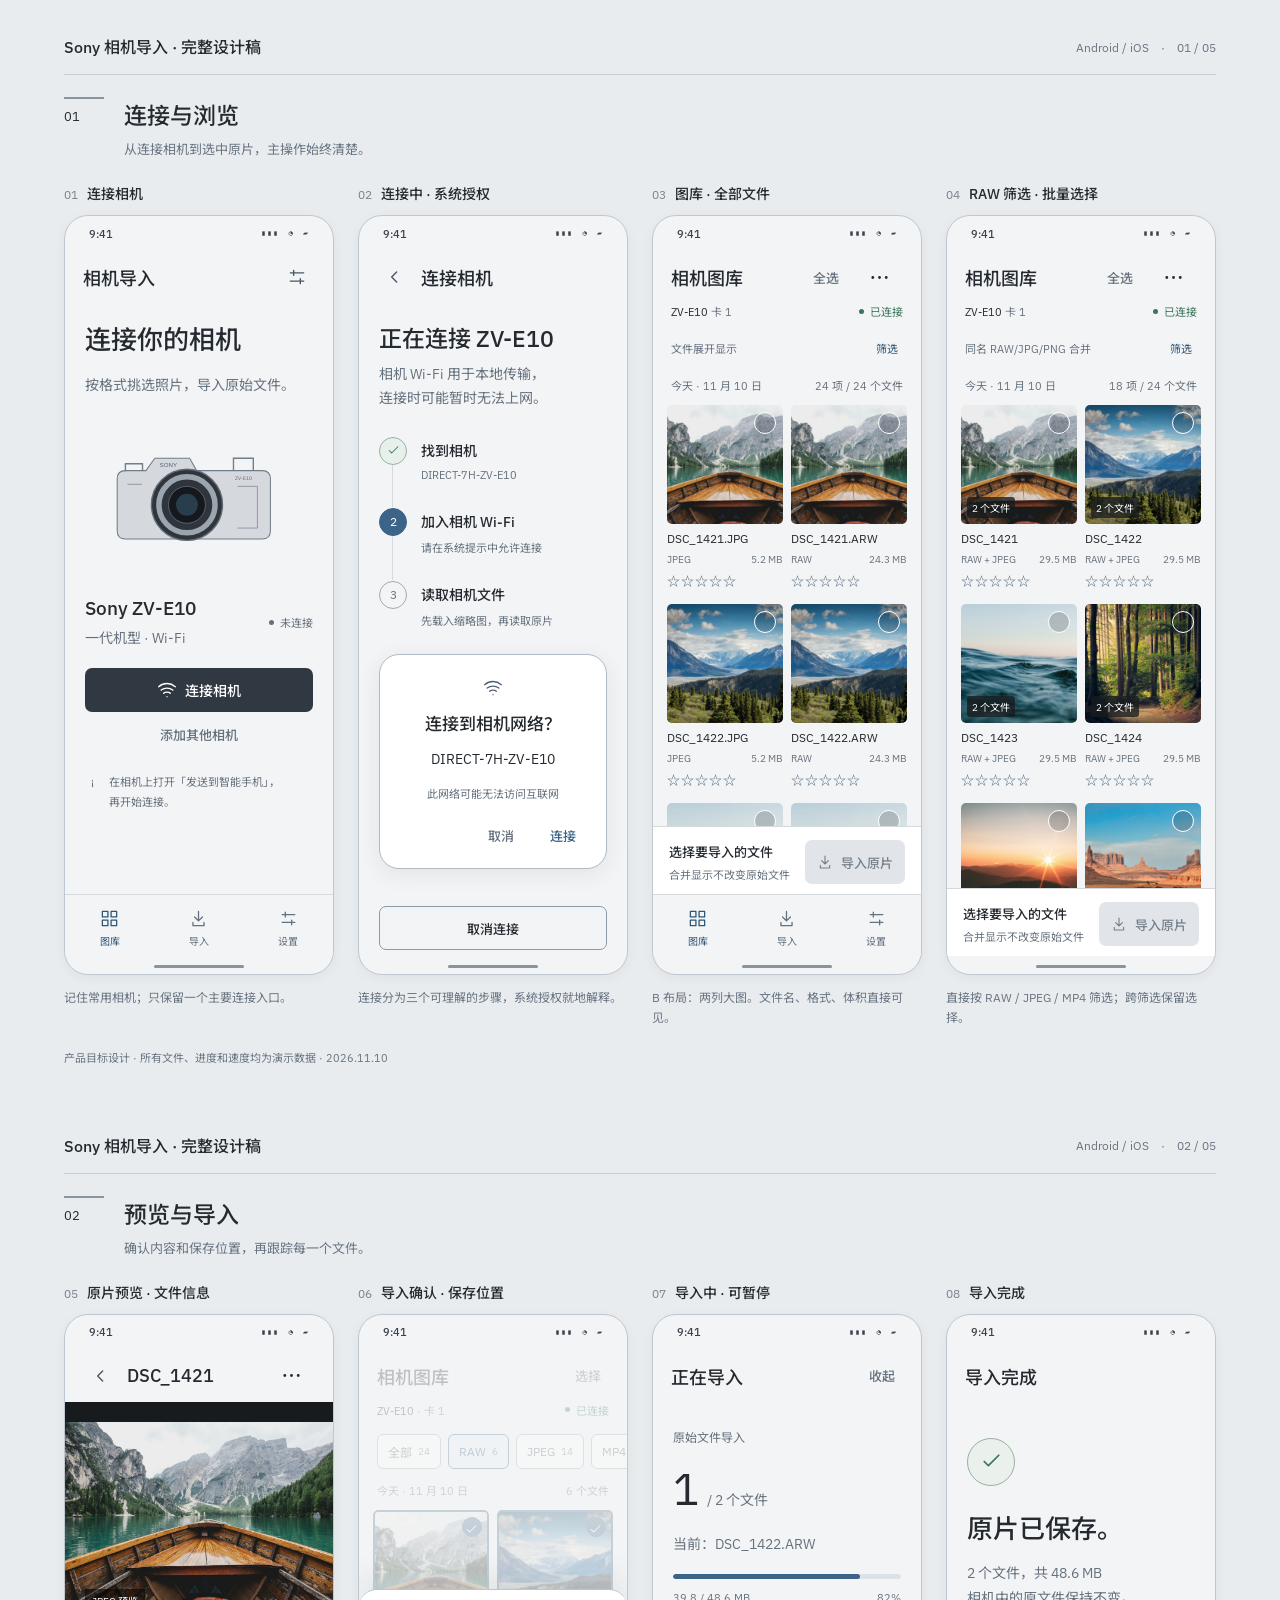
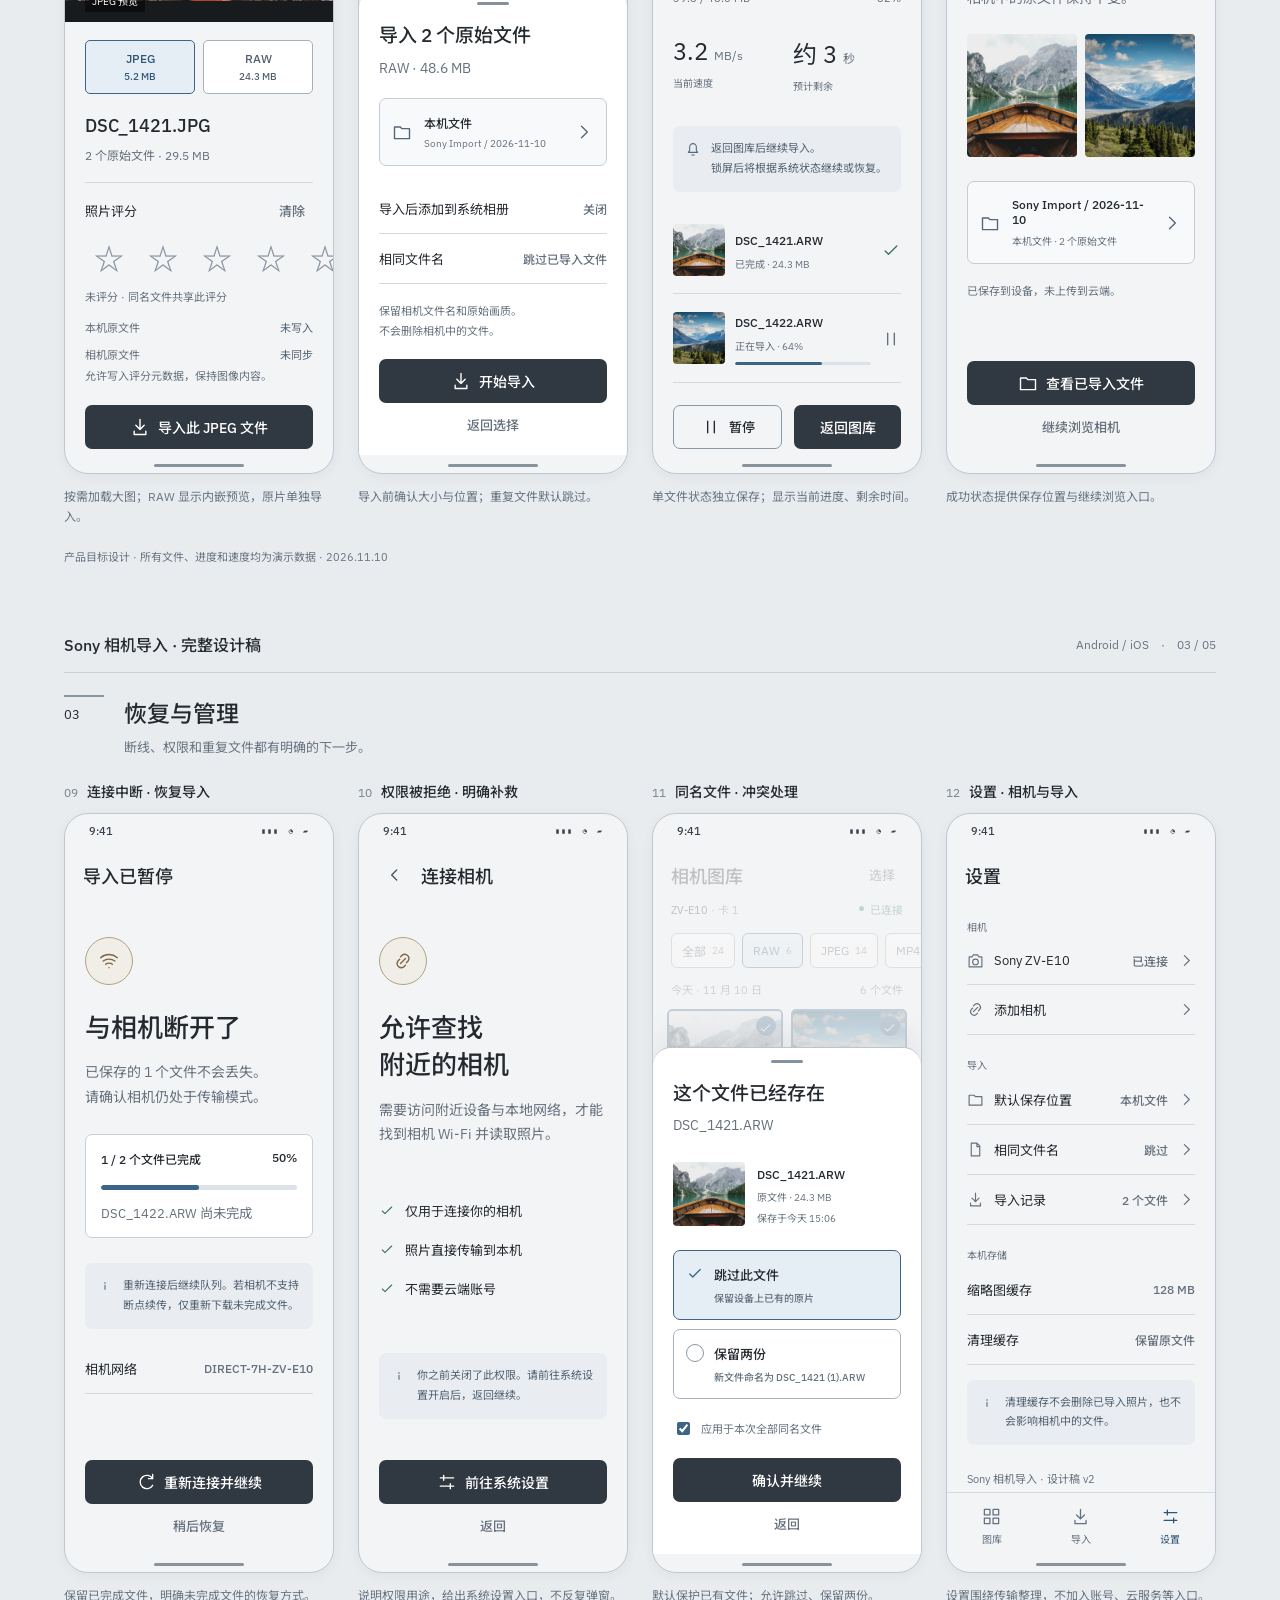
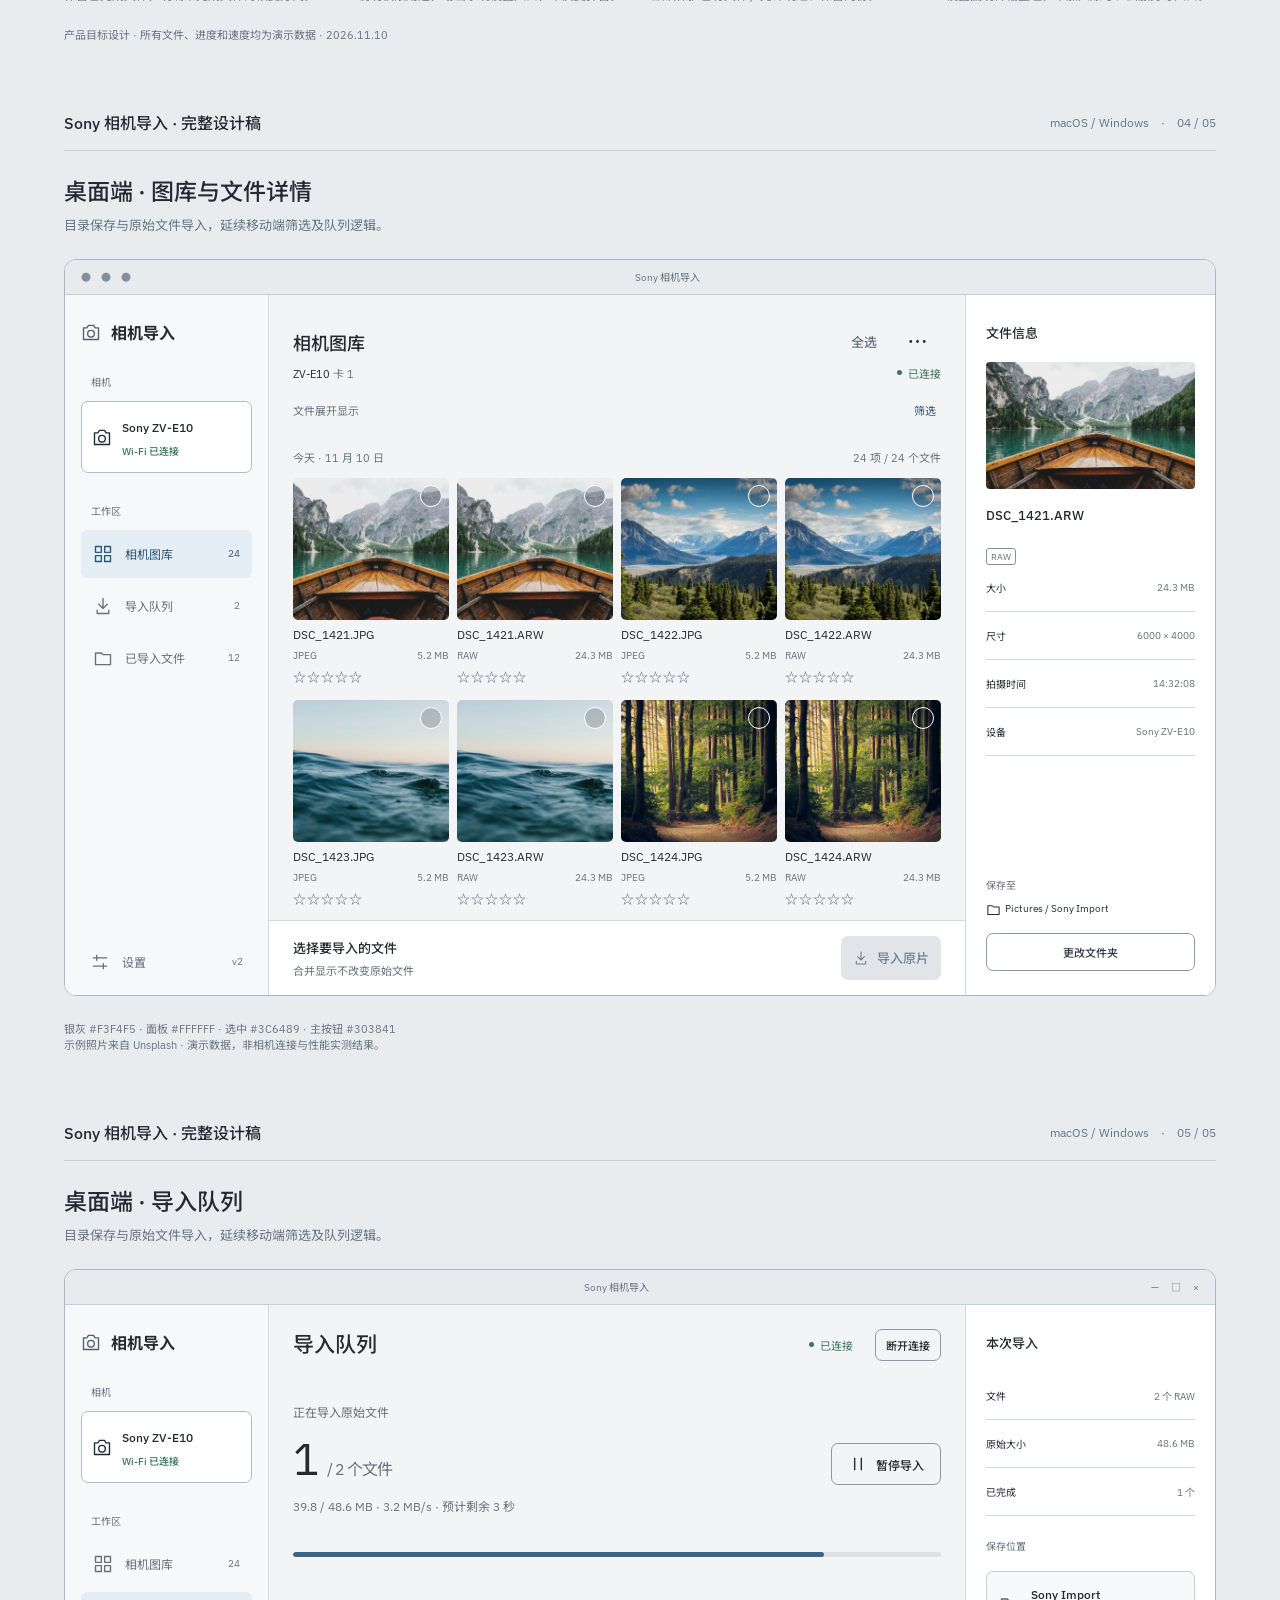
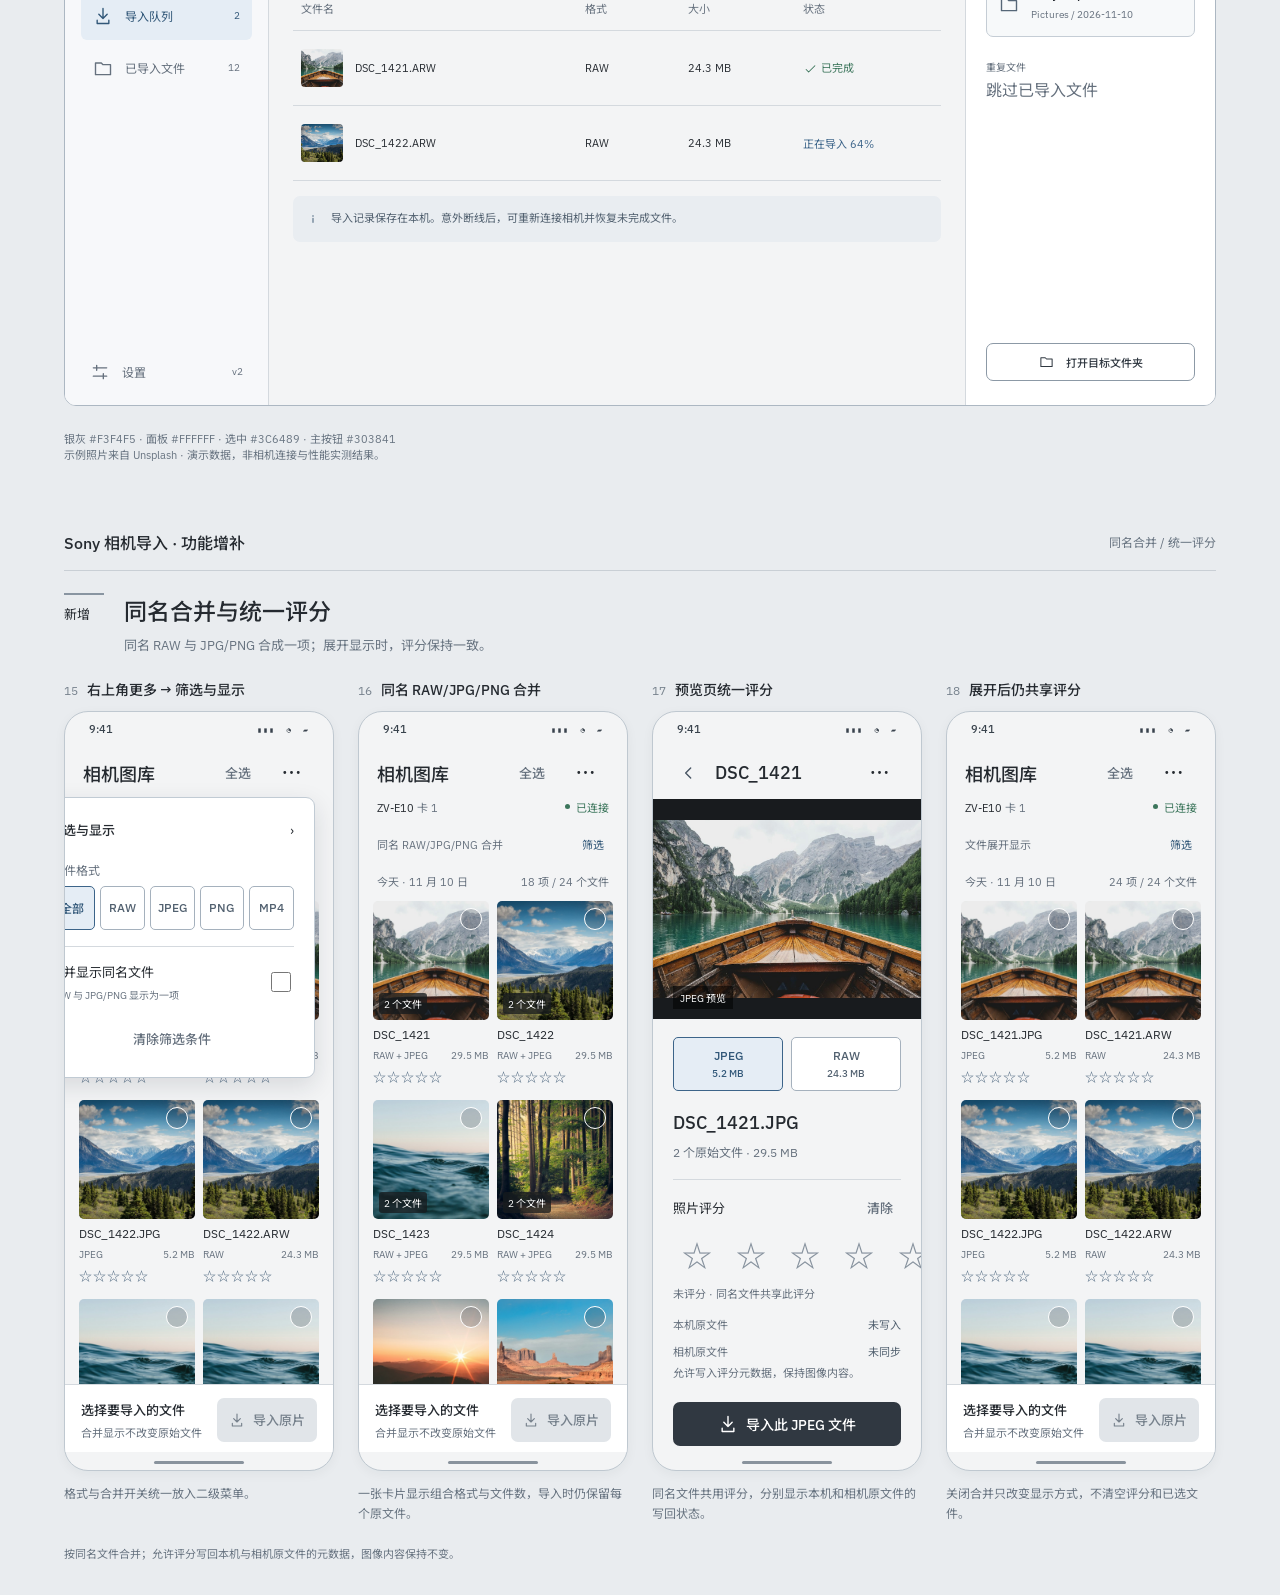
<file: docs/design/sony-transfer/print.html>
<!doctype html><html lang="zh-CN"><head><meta charset="utf-8"><link rel="icon" href="data:,"><title>Sony 相机导入 · 完整设计图</title><style>
:root{--canvas:#f3f4f5;--surface:#ffffff;--raised:#eceff2;--accent:#3c6489;--text:#252a30;--muted:#66717e;--line:#d4d9de;--success:#3b755b}*{box-sizing:border-box}body{margin:0;background:#e9ecef;color:#252a30;font-family:"PingFang SC","Noto Sans CJK SC","Microsoft YaHei",sans-serif;-webkit-font-smoothing:antialiased}button{font:inherit;cursor:pointer}button:focus-visible,a:focus-visible{outline:2px solid var(--accent);outline-offset:3px}a{color:inherit;text-decoration:none}.board-header{padding:52px 64px 36px;border-bottom:1px solid #c9cfd5;display:flex;align-items:flex-end;justify-content:space-between;gap:40px}.board-header .kicker{font-size:12px;letter-spacing:2px;margin:0 0 14px}.board-header h1{font-size:38px;line-height:1.2;letter-spacing:-1.5px;margin:0 0 16px}.board-header p{font-size:15px;color:#687481;line-height:1.8;margin:0}.board-meta{text-align:right;font-size:12px;color:#687481;line-height:2}.board-meta b{color:#252a30;display:block}.boardnav{padding:22px 64px;display:flex;gap:28px;align-items:center;font-size:13px;border-bottom:1px solid #c9cfd5;background:#e9ecef}.boardnav a:hover{text-decoration:underline}.boardnav button{margin-left:auto;border:1px solid #687481;background:#303841;color:#ffffff;padding:10px 18px;border-radius:4px}.board-section{padding:42px 64px 38px;max-width:1720px;margin:auto}.sectiontop{display:flex;align-items:flex-start;gap:20px;margin-bottom:26px}.sectionnum{font-size:13px;border-top:2px solid #7a8794;padding-top:9px;width:40px}.sectiontop h2{font-size:24px;letter-spacing:-.6px;margin:0 0 8px}.sectiontop p{font-size:13px;color:#687481;margin:0}.screens{display:grid;grid-template-columns:repeat(4,minmax(0,1fr));gap:24px}.screen-card{min-width:0}.screen-label{display:flex;gap:9px;align-items:baseline;margin:0 0 12px}.screen-label span{color:#77828d;font-size:12px}.screen-label h3{font-size:14px;margin:0;font-weight:600}.screen-note{font-size:12px;line-height:1.7;color:#687481;margin:13px 0 0}.phone{color:var(--text);background:var(--canvas);height:760px;width:100%;border:1px solid #c3cbd3;border-radius:24px;overflow:hidden;position:relative;display:flex;flex-direction:column;box-shadow:0 5px 13px #17222d0d}.osbar{height:35px;flex-shrink:0;display:flex;align-items:center;justify-content:space-between;padding:0 24px;font-size:11px}.osbar span{font-size:10px;letter-spacing:1px}.phone-content{flex:1;overflow:hidden;position:relative;min-height:0}.apphead{height:52px;padding:0 18px;display:flex;align-items:center;gap:8px;flex-shrink:0}.apphead strong{font-size:18px;font-weight:600}.grow{flex:1}.ico{width:20px;height:20px;flex-shrink:0;vertical-align:middle}h1,h2,h3,p{margin-top:0}.phone h1{font-size:30px;font-weight:600;line-height:1.35;letter-spacing:-.6px;margin-bottom:12px}.phone h2{font-size:19px;line-height:1.5;margin-bottom:6px;font-weight:600}.phone .large{font-size:24px}.phone p{font-size:13px;margin-bottom:16px}.pad{padding:18px 20px}.leading{line-height:1.85}.muted{color:var(--muted)}.subtle{font-size:11px!important;color:var(--muted);line-height:1.7}.eyebrow{color:var(--accent);font-size:11px;display:block;letter-spacing:.6px;margin-bottom:12px}.primary,.secondary,.textbtn,.iconbtn{display:inline-flex;align-items:center;justify-content:center;gap:8px;border-radius:7px;min-height:44px;padding:10px 16px;border:0;font-size:13px;font-weight:600;white-space:nowrap}.primary{background:var(--accent);color:#ffffff}.secondary{border:1px solid #85919d;background:transparent;color:var(--text)}.textbtn{background:transparent;color:var(--muted);padding:6px 8px}.iconbtn{min-width:36px;background:transparent;color:inherit;padding:6px}.iconbtn .ico .ico{width:18px}.full{width:100%}.accent{color:var(--accent)!important}.primary:disabled{background:#e1e5e9;color:#76818c;cursor:default}.primary:hover:not(:disabled){background:#424e5b}.secondary:hover{background:#e5eaf0}.textbtn:hover{color:var(--text)}.camera-drawing{display:block;width:90%;height:159px;margin:12px auto 22px}.deviceheading{display:flex;align-items:center;justify-content:space-between;gap:12px;margin-bottom:18px}.deviceheading h2{margin-bottom:3px}.deviceheading p{font-size:12px;margin:0}.status{display:inline-flex;gap:6px;align-items:center;font-size:11px;color:var(--success);white-space:nowrap}.status i{width:5px;height:5px;border-radius:50%;background:currentColor}.status.warn{color:var(--muted)}.plaininfo{font-size:11px;color:var(--muted);display:flex;gap:9px;align-items:flex-start;margin-top:17px;line-height:1.8}.plaininfo .ico{width:15px;height:15px;margin-top:3px}.bottomnav{height:62px;display:flex;border-top:1px solid var(--line);padding-top:6px;flex-shrink:0}.bottomnav button{flex:1;background:transparent;border:0;color:var(--muted);display:flex;flex-direction:column;gap:5px;align-items:center;justify-content:center;font-size:10px}.bottomnav .active{color:var(--accent)}.bottomnav .ico{width:19px;height:19px}.home-indicator{height:18px;position:relative;flex-shrink:0}.home-indicator:after{content:'';display:block;position:absolute;bottom:6px;width:90px;height:3px;border-radius:4px;background:#89939d;left:50%;transform:translateX(-50%)}.steps{margin:26px 0}.steps>div{display:flex;gap:14px;position:relative;padding-bottom:26px;align-items:flex-start}.steps>div:last-child{padding-bottom:0}.steps>div:not(:last-child):before{content:'';position:absolute;left:13px;top:28px;bottom:1px;border-left:1px solid var(--line)}.steps>div>span{width:28px;height:28px;border:1px solid #a1aab4;border-radius:50%;display:flex;align-items:center;justify-content:center;color:var(--muted);font-size:12px}.steps .done>span{background:#e7f0ea;color:var(--success);border-color:#96b29f}.steps .current>span{background:var(--accent);border-color:var(--accent);color:#ffffff}.steps b{font-size:14px;display:block;line-height:28px}.steps small{display:block;font-size:11px;color:var(--muted);margin-top:3px}.steps .ico{width:15px;height:15px}.sysdialog{background:#ffffff;padding:22px 22px 10px;border-radius:20px;text-align:center;border:1px solid #9ba6b1}.sysdialog b{display:block;font-size:17px;margin:12px 0}.sysdialog p{margin:0 0 10px}.sysdialog small{font-size:11px;color:var(--muted)}.sysdialog>div{display:flex;justify-content:flex-end;gap:20px;margin-top:12px}.systemicon{color:var(--accent)}.footerpad{padding:10px 20px 6px;flex-shrink:0}.cameraline{padding:0 18px 8px;display:flex;justify-content:space-between;align-items:center;font-size:11px}.chips{display:flex;gap:7px;padding:8px 18px 10px;white-space:nowrap}.chip{display:flex;align-items:center;gap:6px;background:transparent;color:var(--muted);border:1px solid #87929e;border-radius:6px;padding:8px 10px;font-size:11px;min-height:35px}.chip span{font-size:10px;opacity:.85}.chip.chosen{background:#e5edf5;border-color:var(--accent);color:var(--accent)}.datebar{display:flex;justify-content:space-between;gap:8px;color:var(--muted);font-size:10px;padding:3px 18px 12px}.grid{display:grid;grid-template-columns:1fr 1fr;gap:12px 8px;padding:0 14px 20px}.tile{display:block;width:100%;padding:0 0 5px;text-align:left;border:none;border-radius:5px;background:transparent;color:var(--text);overflow:hidden;min-width:0}.thumb{height:119px;position:relative;border-radius:5px;overflow:hidden;background:var(--raised)}img{object-fit:cover;display:block;max-width:100%}.thumb img{height:100%;width:100%}.tick{position:absolute;right:7px;top:7px;width:20px;height:20px;border:1.5px solid #ffffffdc;border-radius:50%;background:#0002}.selected .tick{border-color:var(--accent);background:var(--accent);color:#ffffff}.tick .ico{width:15px;height:15px;margin:1px}.selected .thumb{outline:2px solid var(--accent);outline-offset:-2px}.fileinfo{display:flex;align-items:center;gap:4px;padding-top:7px;justify-content:space-between;font-size:10px;white-space:nowrap}.fileinfo span{overflow:hidden;text-overflow:ellipsis}.fileinfo em,.format{font-style:normal;font-size:9px;color:var(--muted);border:1px solid #87929e;border-radius:3px;padding:2px 4px}.tile>small{display:block;font-size:9px;color:var(--muted);padding-top:3px}.duration{position:absolute;bottom:6px;left:6px;background:#151a14bf;font-size:9px;padding:3px 5px;border-radius:3px}.duration .ico{width:11px;height:11px;margin-right:3px}.selection{display:flex;gap:10px;align-items:center;justify-content:space-between;padding:13px 16px 10px;border-top:1px solid var(--line);background:var(--canvas);flex-shrink:0}.selection b{font-size:12px;display:block}.selection small{font-size:10px;color:var(--muted);display:block;margin-top:5px}.selection .primary{padding:9px 12px;font-size:12px}.selection .ico{width:16px;height:16px}.preview-image{height:295px;display:flex;align-items:center;position:relative;background:#090b08}.preview-image img{width:100%}.preview-image>span{position:absolute;bottom:10px;left:20px;color:#f4f4f0;font-size:10px;background:#0008;padding:4px 7px}.metadata{padding-top:20px}.metadata .deviceheading{margin-bottom:6px}.metagrid{display:grid;grid-template-columns:1fr 1fr;gap:20px 12px;padding:18px 0;border-top:1px solid var(--line)}.metagrid small{font-size:10px;display:block;color:var(--muted);margin-bottom:7px}.metagrid b{font-size:12px;font-weight:500}.dimmed{opacity:.25;pointer-events:none}.sheet{position:absolute;bottom:0;left:0;right:0;border-radius:18px 18px 0 0;background:#ffffff;border-top:1px solid #9ba6b1;padding:12px 20px 8px;box-shadow:0 -20px 40px #0003}.sheet h2{margin-top:16px}.handle{display:block;width:32px;height:3px;border-radius:4px;background:#85919d;margin:0 auto 8px}.destination{display:flex;align-items:center;gap:12px;padding:15px 12px;border:1px solid #b0bac4;border-radius:7px;margin:18px 0}.destination>div{flex:1}.destination b{display:block;font-size:12px;font-weight:500}.destination small{display:block;color:var(--muted);font-size:10px;margin-top:6px}.destination .ico{color:var(--accent)}.settingrow{display:flex;align-items:center;gap:10px;padding:15px 0;border-bottom:1px solid var(--line);font-size:12px;min-height:48px}.settingrow>span{flex:1}.settingrow b{font-weight:400;color:var(--muted);font-size:11px;white-space:nowrap}.settingrow .ico{width:17px;height:17px;color:var(--muted)}.sheet .subtle{margin:18px 0}.progress-summary{padding:8px 0 18px}.bigcount{font-size:48px;font-weight:500;letter-spacing:-2px;margin:15px 0}.bigcount span{font-size:15px;color:var(--muted);letter-spacing:0;margin-left:8px}.track{height:5px;background:#dce2e8;border-radius:5px;margin:18px 0 12px;overflow:hidden}.track i{display:block;height:100%;background:var(--accent);border-radius:5px}.between{display:flex;justify-content:space-between;font-size:11px}.speed{display:flex;gap:50px;margin-top:30px}.speed b{display:block;font-size:24px;font-weight:500}.speed b small{font-size:12px;color:var(--muted)}.speed span{display:block;font-size:10px;color:var(--muted);margin-top:8px}.inline-note{display:flex;align-items:flex-start;gap:10px;background:#e9edf1;padding:13px 12px;border-radius:7px;font-size:11px;color:var(--muted);line-height:1.8;margin:15px 0}.inline-note .ico{height:16px;width:16px;margin-top:2px;color:var(--accent)}.queueitem{display:flex;align-items:center;gap:10px;padding:17px 0;border-bottom:1px solid var(--line)}.queueitem>img{width:52px;height:52px;border-radius:4px}.queueitem>div{flex:1;min-width:0}.queueitem b{font-size:12px;font-weight:500}.queueitem small{display:block;font-size:10px;color:var(--muted);margin-top:7px}.thin{height:3px;margin:9px 0 0}.success{color:var(--success)}.buttonrow{display:flex;gap:12px}.buttonrow button{flex:1}.complete-mark,.warning-mark{width:48px;height:48px;border:1px solid #96b29f;display:flex;align-items:center;justify-content:center;border-radius:50%;margin:18px 0 24px;color:var(--success)}.complete-mark .ico{width:25px;height:25px}.warning-mark{color:var(--accent);border-color:#b2a285}.image-pair{display:grid;grid-template-columns:1fr 1fr;gap:8px;margin:24px 0}.image-pair img{height:123px;border-radius:4px;width:100%}.compact{margin:25px 0;padding:15px;background:var(--surface);border:1px solid var(--line);border-radius:7px}.compact b{font-size:12px}.permission-list{padding:15px 0;margin:20px 0}.permission-list>div{font-size:13px;display:flex;align-items:center;gap:10px;margin:19px 0}.permission-list .ico{width:16px;color:var(--success)}.conflict{display:flex;gap:12px;align-items:center;margin:24px 0}.conflict img{width:72px;height:64px;border-radius:4px}.conflict b{font-size:12px}.conflict small{font-size:10px;color:var(--muted);display:block;margin-top:6px}.option{display:flex;gap:10px;align-items:flex-start;width:100%;text-align:left;background:transparent;border:1px solid #a8b2bd;border-radius:7px;padding:14px 12px;color:var(--text);margin-bottom:9px}.option b{display:block;font-size:13px;font-weight:500}.option small{display:block;font-size:10px;color:var(--muted);margin-top:6px}.picked{border-color:var(--accent);background:#e5edf5}.picked .ico{width:18px;height:18px;color:var(--accent)}.radio{border:1px solid #8b97a3;width:18px;height:18px;border-radius:50%;flex-shrink:0}.applyall{font-size:11px;color:var(--muted);display:flex;align-items:center;gap:8px;margin:20px 0}input{accent-color:var(--accent)}.sectioncaption{font-size:10px;color:var(--muted);margin:22px 0 3px}.sectioncaption:first-child{margin-top:0}.version{margin-top:25px}.desktop{background:var(--canvas);border:1px solid #acb7c2;border-radius:12px;color:var(--text);overflow:hidden;margin-bottom:36px}.windowbar{height:35px;border-bottom:1px solid var(--line);background:#ffffff;display:flex;align-items:center;justify-content:space-between;padding:0 16px;font-size:10px;color:var(--muted)}.windowdots{letter-spacing:4px;color:#83909c}.desktopbody{display:flex;height:645px}.sidebar{width:204px;flex-shrink:0;border-right:1px solid var(--line);padding:25px 16px;position:relative}.desktopbrand{display:flex;gap:10px;align-items:center;font-size:16px}.desktopbrand .ico{color:var(--accent)}.sidegroup{margin:30px 10px 12px;font-size:10px;color:var(--muted)}.sidecamera{border:1px solid #b0bac4;border-radius:7px;width:100%;background:#eef2f6;color:var(--text);padding:14px 10px;display:flex;gap:10px;align-items:center;text-align:left}.sidecamera b{font-size:12px;font-weight:500}.sidecamera small{display:block;font-size:10px;color:var(--success);margin-top:7px}.sideitem{width:100%;background:transparent;border:none;display:flex;gap:12px;align-items:center;color:var(--muted);padding:14px 12px;font-size:12px;border-radius:6px;margin-bottom:4px}.sideitem span{margin-left:auto;font-size:10px}.sideitem.on{background:#e5edf5;color:var(--accent)}.sidebottom{position:absolute;left:25px;right:25px;bottom:23px;display:flex;gap:12px;align-items:center;font-size:12px;color:var(--muted)}.sidebottom span{margin-left:auto;font-size:10px}.workspace{flex:1;min-width:0;padding:24px}.desktophead{display:flex;align-items:center;gap:22px}.desktophead h2{font-size:21px;line-height:1;margin:0}.desktophead .secondary{font-size:11px;min-height:32px;padding:5px 10px}.desktoptools{display:flex;align-items:center;justify-content:space-between;margin-top:16px}.desktoptools .chips{padding:8px 0}.workspace>.datebar{padding:13px 0}.desktopgrid{display:grid;grid-template-columns:repeat(4,1fr);gap:16px 12px}.desktopgrid .thumb{height:142px}.desktopgrid .tile small{font-size:10px}.desktopgrid .fileinfo{font-size:11px}.desktopselection{display:flex;align-items:center;gap:12px;margin-top:20px;padding-top:18px;border-top:1px solid var(--line)}.desktopselection b{font-size:12px}.desktopselection p{font-size:10px;margin:7px 0}.desktopselection button{font-size:11px;min-height:38px}.inspector{width:250px;flex-shrink:0;border-left:1px solid var(--line);padding:28px 20px;position:relative;background:#f9fafb}.inspector h3{font-size:13px;font-weight:500;margin:0 0 20px}.inspector>img{height:127px;width:100%;border-radius:4px;margin:0 0 18px}.inspector .settingrow{font-size:10px}.inspector .settingrow b{font-size:10px}.inspectorbottom{position:absolute;bottom:24px;left:20px;right:20px;font-size:10px}.inspectorbottom p{font-size:10px;margin:10px 0 16px}.inspectorbottom .ico{width:15px;height:15px;margin-right:4px}.inspectorbottom button{font-size:11px;min-height:36px}.desktop-progress{display:flex;justify-content:space-between;align-items:center;margin:42px 0 26px}.desktop-progress h1{font-size:44px;margin:10px 0;letter-spacing:-1px}.desktop-progress h1 span{font-size:16px;color:var(--muted);font-weight:400}.desktop-progress p{font-size:12px}.desktop-progress button{font-size:12px;min-height:38px}.tablehead,.tablerow{display:grid;grid-template-columns:2.1fr .7fr .8fr 1fr;gap:12px;align-items:center;font-size:11px}.tablehead{color:var(--muted);padding:20px 8px 14px;border-bottom:1px solid var(--line);margin-top:23px}.tablerow{padding:18px 8px;border-bottom:1px solid var(--line)}.tablerow>span:first-child{display:flex;align-items:center;gap:12px}.tablerow img{width:42px;height:38px;border-radius:4px}.tablerow .ico{width:15px;height:15px}.tokens{display:grid;grid-template-columns:1fr 1fr 1fr;gap:24px;border-top:1px solid #c9cfd5;padding-top:25px}.tokens h3{font-size:14px;margin-bottom:16px}.tokens p{font-size:12px;line-height:1.9;color:#687481}.swatches{display:flex;gap:12px}.swatch{height:36px;width:36px;border-radius:4px;border:1px solid #8c99a6}.swatchlabel{font-size:10px;line-height:2;margin-top:5px}.board-footer{font-size:11px;color:#687481;border-top:1px solid #c9cfd5;padding:28px 64px;display:flex;justify-content:space-between;line-height:1.8}.viewer{border:0;padding:0;background:#e9ecef;width:460px;max-width:95vw;max-height:95vh;border-radius:14px;overflow:auto}.viewer::backdrop{background:#000b}.viewer-toolbar{padding:12px;display:flex;justify-content:space-between;align-items:center;font-size:12px}.viewer-toolbar button{border:1px solid #8c99a6;background:transparent;border-radius:4px;padding:7px 12px}.viewer .phone{width:360px;max-width:100%;margin:0 auto 16px}.viewer .screen-label,.viewer .screen-note{display:none}@media(max-width:1250px){.screens{grid-template-columns:repeat(2,minmax(0,1fr));max-width:760px;margin:auto}.phone{width:360px;max-width:100%;margin:auto}.board-section{padding:35px 28px}.desktop{min-width:1300px}.desktopwrap{overflow:auto}.board-header{padding:36px 28px}.boardnav{padding:18px 28px}.tokens{grid-template-columns:1fr}.board-meta{display:none}.board-header h1{font-size:30px}}@media(max-width:650px){.screens{grid-template-columns:1fr;max-width:360px}.boardnav{flex-wrap:wrap;gap:16px}.boardnav button{margin-left:0}.board-header h1{font-size:28px}.board-footer{padding:24px;display:block}.phone{height:760px}.sectiontop p{line-height:1.8}.board-section{padding-left:18px;padding-right:18px}}@media print{@page{size:1680px 1180px;margin:0}body{background:#e9ecef;print-color-adjust:exact;-webkit-print-color-adjust:exact}.board-header{padding:28px 64px}.boardnav{display:none}.board-section{break-before:page;padding:35px 64px 20px;max-width:none}.board-section:first-of-type{break-before:auto}.phone{height:760px}.board-footer{display:none}.desktop-section{break-before:page}.desktop{break-inside:avoid}.desktop-section .desktop{margin-bottom:35px}.tokens-section{break-before:page}.viewer{display:none} .screen-note{font-size:11px}}
.phone-content{overflow:auto;scrollbar-width:none}.phone-content::-webkit-scrollbar{display:none}.chips{overflow-x:auto;scrollbar-width:none}.phone p{font-size:14px}.fileinfo{font-size:11px}.tile>small{font-size:10px}.fileinfo em{font-size:10px}.chip{font-size:12px}.settingrow{font-size:13px}.settingrow b{font-size:12px}.phone-content:has(.sheet){overflow:hidden}@page{size:1680px 1100px;margin:0}.printpage{height:1100px;padding:34px 64px;break-after:page;overflow:hidden}.printpage:last-child{break-after:auto}.printtop{display:flex;justify-content:space-between;align-items:center;border-bottom:1px solid #c9cfd5;padding-bottom:16px;margin-bottom:22px;font-size:12px;color:#687481}.printtop b{color:#252a30;font-size:16px}.board-section{padding:0;break-before:auto;max-width:none}.phone{height:760px}.sectiontop{margin-bottom:25px}.desktop-section{break-before:auto}.tokens-section{break-before:auto}.desktop{margin-bottom:24px}.printfoot{font-size:11px;color:#687481;margin-top:20px}.desktopbody{height:700px}.desktopgrid .thumb{height:168px}.screens{grid-template-columns:repeat(4,minmax(0,1fr));max-width:none}.phone{width:100%}.tokens{grid-template-columns:1fr 1fr 1fr}.desktop{min-width:0}@page{size:1680px 1150px;margin:0}.printpage{height:auto;min-height:0;overflow:visible;break-inside:avoid;break-after:page}.printpage:last-child{break-after:auto}</style><link rel="stylesheet" href="theme-v2.css"><link rel="stylesheet" href="gallery-pairing.css"></head><body><div class="printpage"><div class="printtop"><b>Sony 相机导入 · 完整设计稿</b><span>Android / iOS　·　01 / 05</span></div><section class="board-section"><div class="sectiontop"><span class="sectionnum">01</span><div><h2>连接与浏览</h2><p>从连接相机到选中原片，主操作始终清楚。</p></div></div><div class="screens"><article class="screen-card" id="screen-1"><div class="screen-label"><span>01</span><h3>连接相机</h3></div><div class="phone " data-screen="1"><div class="osbar"><b>9:41</b><span>▮▮▮ &nbsp; ◔ &nbsp; ▰</span></div><div class="phone-content"><div class="apphead"><strong>相机导入</strong><span class="grow"></span><button class="iconbtn" aria-label="设置" data-to="12"><svg class="ico" viewBox="0 0 24 24" fill="none" stroke="currentColor" stroke-width="1.65" stroke-linecap="round" stroke-linejoin="round"><path d="M4 7h16M4 17h16M8 4v6m8 4v6"/></svg></button></div><div class="pad"><h1>连接你的相机</h1><p class="muted leading">按格式挑选照片，导入原始文件。</p><svg class="camera-drawing" viewBox="0 0 300 170" fill="none"><path d="M43 53h30l13-18h51l10 18h96q12 0 12 12v76q0 12-12 12H43q-12 0-12-12V65q0-12 12-12Z" fill="#d5d9de" stroke="#717d89" stroke-width="1.5"/><path d="M201 52V35h29v18M43 54V43h25v10" stroke="#717d89" stroke-width="2"/><circle cx="133" cy="103" r="52" fill="#30353b" stroke="#606d79" stroke-width="2"/><circle cx="133" cy="103" r="41" stroke="#9ba5af" stroke-width="8"/><circle cx="133" cy="103" r="27" fill="#15181c" stroke="#667b8f"/><circle cx="133" cy="103" r="16" fill="#283e4d"/><path d="M207 76h29v61h-29M46 73h21" stroke="#717d89"/><text x="93" y="47" fill="#59636d" font-size="9" font-family="sans-serif">SONY</text><text x="203" y="67" fill="#59636d" font-size="7">ZV-E10</text></svg><div class="deviceheading"><div><h2>Sony ZV-E10</h2><p class="muted">一代机型 · Wi-Fi</p></div><span class="status warn"><i></i>未连接</span></div><button class="primary full" data-to="2"><svg class="ico" viewBox="0 0 24 24" fill="none" stroke="currentColor" stroke-width="1.65" stroke-linecap="round" stroke-linejoin="round"><path d="M2 8c6-5 14-5 20 0M5 12c4-3 10-3 14 0m-11 4c2-2 6-2 8 0m-4 4h.01"/></svg>连接相机</button><button class="textbtn full" data-to="2">添加其他相机</button><div class="plaininfo"><svg class="ico" viewBox="0 0 24 24" fill="none" stroke="currentColor" stroke-width="1.65" stroke-linecap="round" stroke-linejoin="round"><path d="M12 11v6m0-10v1"/></svg><span>在相机上打开「发送到智能手机」，<br>再开始连接。</span></div></div></div><div class="bottomnav"><button data-to="3" class="active"><svg class="ico" viewBox="0 0 24 24" fill="none" stroke="currentColor" stroke-width="1.65" stroke-linecap="round" stroke-linejoin="round"><path d="M3 3h7v7H3zM14 3h7v7h-7zM3 14h7v7H3zM14 14h7v7h-7z"/></svg><span>图库</span></button><button data-to="7" class=""><svg class="ico" viewBox="0 0 24 24" fill="none" stroke="currentColor" stroke-width="1.65" stroke-linecap="round" stroke-linejoin="round"><path d="M12 3v12m-5-5 5 5 5-5M5 17v4h14v-4"/></svg><span>导入</span></button><button data-to="12" class=""><svg class="ico" viewBox="0 0 24 24" fill="none" stroke="currentColor" stroke-width="1.65" stroke-linecap="round" stroke-linejoin="round"><path d="M4 7h16M4 17h16M8 4v6m8 4v6"/></svg><span>设置</span></button></div><div class="home-indicator"></div></div><p class="screen-note">记住常用相机；只保留一个主要连接入口。</p></article><article class="screen-card" id="screen-2"><div class="screen-label"><span>02</span><h3>连接中 · 系统授权</h3></div><div class="phone " data-screen="2"><div class="osbar"><b>9:41</b><span>▮▮▮ &nbsp; ◔ &nbsp; ▰</span></div><div class="phone-content"><div class="apphead"><button class="iconbtn" aria-label="返回" data-to="1"><svg class="ico" viewBox="0 0 24 24" fill="none" stroke="currentColor" stroke-width="1.65" stroke-linecap="round" stroke-linejoin="round"><path d="m14 6-6 6 6 6"/></svg></button><strong>连接相机</strong><span class="grow"></span></div><div class="pad"><h2 class="large">正在连接 ZV-E10</h2><p class="muted leading">相机 Wi-Fi 用于本地传输，<br>连接时可能暂时无法上网。</p><div class="steps"><div class="done"><span><svg class="ico" viewBox="0 0 24 24" fill="none" stroke="currentColor" stroke-width="1.65" stroke-linecap="round" stroke-linejoin="round"><path d="m5 12 4 4L19 6"/></svg></span><div><b>找到相机</b><small>DIRECT-7H-ZV-E10</small></div></div><div class="current"><span>2</span><div><b>加入相机 Wi-Fi</b><small>请在系统提示中允许连接</small></div></div><div><span>3</span><div><b>读取相机文件</b><small>先载入缩略图，再读取原片</small></div></div></div><div class="sysdialog"><span class="systemicon"><svg class="ico" viewBox="0 0 24 24" fill="none" stroke="currentColor" stroke-width="1.65" stroke-linecap="round" stroke-linejoin="round"><path d="M2 8c6-5 14-5 20 0M5 12c4-3 10-3 14 0m-11 4c2-2 6-2 8 0m-4 4h.01"/></svg></span><b>连接到相机网络？</b><p>DIRECT-7H-ZV-E10</p><small>此网络可能无法访问互联网</small><div><button class="textbtn" data-to="1">取消</button><button class="textbtn accent" data-to="3">连接</button></div></div></div></div><div class="pad footerpad"><button class="secondary full" data-to="1">取消连接</button></div><div class="home-indicator"></div></div><p class="screen-note">连接分为三个可理解的步骤，系统授权就地解释。</p></article><article class="screen-card" id="screen-3"><div class="screen-label"><span>03</span><h3>图库 · 全部文件</h3></div><div class="phone " data-screen="3"><div class="osbar"><b>9:41</b><span>▮▮▮ &nbsp; ◔ &nbsp; ▰</span></div><div class="phone-content"><div class="apphead"><strong>相机图库</strong><span class="grow"></span><button class="textbtn" data-to="4">选择</button></div><div class="cameraline"><span>ZV-E10 <span class="muted">· 卡 1</span></span><span class="status "><i></i>已连接</span></div><div class="chips"><button class="chip chosen" data-to="3">全部<span>24</span></button><button class="chip " data-to="4">RAW<span>6</span></button><button class="chip " data-to="3">JPEG<span>14</span></button><button class="chip " data-to="3">MP4<span>4</span></button></div><div class="datebar"><span>今天 · 11 月 10 日</span><span>24 个文件</span></div><div class="grid"><button class="tile " data-to="5"><div class="thumb"><img src="assets/lake.jpg" alt="示例风景照片"><span class="tick" data-to="4"></span></div><div class="fileinfo"><span>DSC_1421.ARW</span><em>RAW</em></div><small>24.3 MB</small></button><button class="tile " data-to="5"><div class="thumb"><img src="assets/mountain.jpg" alt="示例风景照片"><span class="tick" data-to="4"></span></div><div class="fileinfo"><span>DSC_1422.JPG</span><em>JPEG</em></div><small>5.2 MB</small></button><button class="tile " data-to="5"><div class="thumb"><img src="assets/coast.jpg" alt="示例风景照片"><span class="tick" data-to="4"></span></div><div class="fileinfo"><span>DSC_1423.ARW</span><em>RAW</em></div><small>24.3 MB</small></button><button class="tile " data-to="5"><div class="thumb"><img src="assets/forest.jpg" alt="示例风景照片"><span class="tick" data-to="4"></span></div><div class="fileinfo"><span>DSC_1424.JPG</span><em>JPEG</em></div><small>5.2 MB</small></button><button class="tile " data-to="5"><div class="thumb"><img src="assets/road.jpg" alt="示例风景照片"><span class="tick" data-to="4"></span><span class="duration"><svg class="ico" viewBox="0 0 24 24" fill="none" stroke="currentColor" stroke-width="1.65" stroke-linecap="round" stroke-linejoin="round"><path d="m9 5 10 7-10 7z"/></svg>00:18</span></div><div class="fileinfo"><span>C0001.MP4</span><em>MP4</em></div><small>83.0 MB</small></button><button class="tile " data-to="5"><div class="thumb"><img src="assets/dunes.jpg" alt="示例风景照片"><span class="tick" data-to="4"></span></div><div class="fileinfo"><span>DSC_1426.JPG</span><em>JPEG</em></div><small>5.2 MB</small></button></div></div><div class="selection"><div><b>选择要导入的文件</b><small>不缩小，不转码</small></div><button class="primary" disabled><svg class="ico" viewBox="0 0 24 24" fill="none" stroke="currentColor" stroke-width="1.65" stroke-linecap="round" stroke-linejoin="round"><path d="M12 3v12m-5-5 5 5 5-5M5 17v4h14v-4"/></svg>导入原片</button></div><div class="bottomnav"><button data-to="3" class="active"><svg class="ico" viewBox="0 0 24 24" fill="none" stroke="currentColor" stroke-width="1.65" stroke-linecap="round" stroke-linejoin="round"><path d="M3 3h7v7H3zM14 3h7v7h-7zM3 14h7v7H3zM14 14h7v7h-7z"/></svg><span>图库</span></button><button data-to="7" class=""><svg class="ico" viewBox="0 0 24 24" fill="none" stroke="currentColor" stroke-width="1.65" stroke-linecap="round" stroke-linejoin="round"><path d="M12 3v12m-5-5 5 5 5-5M5 17v4h14v-4"/></svg><span>导入</span></button><button data-to="12" class=""><svg class="ico" viewBox="0 0 24 24" fill="none" stroke="currentColor" stroke-width="1.65" stroke-linecap="round" stroke-linejoin="round"><path d="M4 7h16M4 17h16M8 4v6m8 4v6"/></svg><span>设置</span></button></div><div class="home-indicator"></div></div><p class="screen-note">B 布局：两列大图。文件名、格式、体积直接可见。</p></article><article class="screen-card" id="screen-4"><div class="screen-label"><span>04</span><h3>RAW 筛选 · 批量选择</h3></div><div class="phone " data-screen="4"><div class="osbar"><b>9:41</b><span>▮▮▮ &nbsp; ◔ &nbsp; ▰</span></div><div class="phone-content"><div class="apphead"><strong>相机图库</strong><span class="grow"></span><button class="textbtn" data-to="4">选择</button></div><div class="cameraline"><span>ZV-E10 <span class="muted">· 卡 1</span></span><span class="status "><i></i>已连接</span></div><div class="chips"><button class="chip " data-to="3">全部<span>24</span></button><button class="chip chosen" data-to="4">RAW<span>6</span></button><button class="chip " data-to="3">JPEG<span>14</span></button><button class="chip " data-to="3">MP4<span>4</span></button></div><div class="datebar"><span>今天 · 11 月 10 日</span><span>6 个文件</span></div><div class="grid"><button class="tile selected" data-to="5"><div class="thumb"><img src="assets/lake.jpg" alt="示例风景照片"><span class="tick" data-to="4"><svg class="ico" viewBox="0 0 24 24" fill="none" stroke="currentColor" stroke-width="1.65" stroke-linecap="round" stroke-linejoin="round"><path d="m5 12 4 4L19 6"/></svg></span></div><div class="fileinfo"><span>DSC_1421.ARW</span><em>RAW</em></div><small>24.3 MB</small></button><button class="tile selected" data-to="5"><div class="thumb"><img src="assets/mountain.jpg" alt="示例风景照片"><span class="tick" data-to="4"><svg class="ico" viewBox="0 0 24 24" fill="none" stroke="currentColor" stroke-width="1.65" stroke-linecap="round" stroke-linejoin="round"><path d="m5 12 4 4L19 6"/></svg></span></div><div class="fileinfo"><span>DSC_1422.ARW</span><em>RAW</em></div><small>24.3 MB</small></button><button class="tile " data-to="5"><div class="thumb"><img src="assets/coast.jpg" alt="示例风景照片"><span class="tick" data-to="4"></span></div><div class="fileinfo"><span>DSC_1423.ARW</span><em>RAW</em></div><small>24.3 MB</small></button><button class="tile " data-to="5"><div class="thumb"><img src="assets/forest.jpg" alt="示例风景照片"><span class="tick" data-to="4"></span></div><div class="fileinfo"><span>DSC_1424.ARW</span><em>RAW</em></div><small>24.3 MB</small></button><button class="tile " data-to="5"><div class="thumb"><img src="assets/road.jpg" alt="示例风景照片"><span class="tick" data-to="4"></span></div><div class="fileinfo"><span>DSC_1425.ARW</span><em>RAW</em></div><small>24.3 MB</small></button><button class="tile " data-to="5"><div class="thumb"><img src="assets/dunes.jpg" alt="示例风景照片"><span class="tick" data-to="4"></span></div><div class="fileinfo"><span>DSC_1426.ARW</span><em>RAW</em></div><small>24.3 MB</small></button></div></div><div class="selection"><div><b>已选 2 项</b><small>48.6 MB · 原始文件</small></div><button class="primary" data-to="6"><svg class="ico" viewBox="0 0 24 24" fill="none" stroke="currentColor" stroke-width="1.65" stroke-linecap="round" stroke-linejoin="round"><path d="M12 3v12m-5-5 5 5 5-5M5 17v4h14v-4"/></svg>导入原片</button></div><div class="home-indicator"></div></div><p class="screen-note">直接按 RAW / JPEG / MP4 筛选；跨筛选保留选择。</p></article></div></section><div class="printfoot">产品目标设计 · 所有文件、进度和速度均为演示数据 · 2026.11.10</div></div><div class="printpage"><div class="printtop"><b>Sony 相机导入 · 完整设计稿</b><span>Android / iOS　·　02 / 05</span></div><section class="board-section"><div class="sectiontop"><span class="sectionnum">02</span><div><h2>预览与导入</h2><p>确认内容和保存位置，再跟踪每一个文件。</p></div></div><div class="screens"><article class="screen-card" id="screen-5"><div class="screen-label"><span>05</span><h3>原片预览 · 文件信息</h3></div><div class="phone " data-screen="5"><div class="osbar"><b>9:41</b><span>▮▮▮ &nbsp; ◔ &nbsp; ▰</span></div><div class="phone-content"><div class="apphead"><button class="iconbtn" aria-label="返回" data-to="3"><svg class="ico" viewBox="0 0 24 24" fill="none" stroke="currentColor" stroke-width="1.65" stroke-linecap="round" stroke-linejoin="round"><path d="m14 6-6 6 6 6"/></svg></button><strong>DSC_1421.ARW</strong><span class="grow"></span><button class="textbtn" data-to="5">2 / 24</button></div><div class="preview-image"><img src="assets/lake.jpg" alt="湖畔示例照片"><span>RAW 内嵌预览</span></div><div class="pad metadata"><div class="deviceheading"><h2>DSC_1421.ARW</h2><span class="format">RAW</span></div><p class="muted">2026 年 11 月 10 日　14:32</p><div class="metagrid"><div><small>文件大小</small><b>24.3 MB</b></div><div><small>原片尺寸</small><b>6000 × 4000</b></div><div><small>相机</small><b>Sony ZV-E10</b></div><div><small>保存状态</small><b>尚未导入</b></div></div><p class="subtle">预览画质不代表原始文件画质</p></div></div><div class="pad footerpad"><button class="primary full" data-to="6"><svg class="ico" viewBox="0 0 24 24" fill="none" stroke="currentColor" stroke-width="1.65" stroke-linecap="round" stroke-linejoin="round"><path d="M12 3v12m-5-5 5 5 5-5M5 17v4h14v-4"/></svg>导入原片</button></div><div class="home-indicator"></div></div><p class="screen-note">按需加载大图；RAW 显示内嵌预览，原片单独导入。</p></article><article class="screen-card" id="screen-6"><div class="screen-label"><span>06</span><h3>导入确认 · 保存位置</h3></div><div class="phone " data-screen="6"><div class="osbar"><b>9:41</b><span>▮▮▮ &nbsp; ◔ &nbsp; ▰</span></div><div class="phone-content"><div class="dimmed"><div class="apphead"><strong>相机图库</strong><span class="grow"></span><button class="textbtn" data-to="4">选择</button></div><div class="cameraline"><span>ZV-E10 <span class="muted">· 卡 1</span></span><span class="status "><i></i>已连接</span></div><div class="chips"><button class="chip " data-to="3">全部<span>24</span></button><button class="chip chosen" data-to="4">RAW<span>6</span></button><button class="chip " data-to="3">JPEG<span>14</span></button><button class="chip " data-to="3">MP4<span>4</span></button></div><div class="datebar"><span>今天 · 11 月 10 日</span><span>6 个文件</span></div><div class="grid"><button class="tile selected" data-to="5"><div class="thumb"><img src="assets/lake.jpg" alt="示例风景照片"><span class="tick" data-to="4"><svg class="ico" viewBox="0 0 24 24" fill="none" stroke="currentColor" stroke-width="1.65" stroke-linecap="round" stroke-linejoin="round"><path d="m5 12 4 4L19 6"/></svg></span></div><div class="fileinfo"><span>DSC_1421.ARW</span><em>RAW</em></div><small>24.3 MB</small></button><button class="tile selected" data-to="5"><div class="thumb"><img src="assets/mountain.jpg" alt="示例风景照片"><span class="tick" data-to="4"><svg class="ico" viewBox="0 0 24 24" fill="none" stroke="currentColor" stroke-width="1.65" stroke-linecap="round" stroke-linejoin="round"><path d="m5 12 4 4L19 6"/></svg></span></div><div class="fileinfo"><span>DSC_1422.ARW</span><em>RAW</em></div><small>24.3 MB</small></button><button class="tile " data-to="5"><div class="thumb"><img src="assets/coast.jpg" alt="示例风景照片"><span class="tick" data-to="4"></span></div><div class="fileinfo"><span>DSC_1423.ARW</span><em>RAW</em></div><small>24.3 MB</small></button><button class="tile " data-to="5"><div class="thumb"><img src="assets/forest.jpg" alt="示例风景照片"><span class="tick" data-to="4"></span></div><div class="fileinfo"><span>DSC_1424.ARW</span><em>RAW</em></div><small>24.3 MB</small></button><button class="tile " data-to="5"><div class="thumb"><img src="assets/road.jpg" alt="示例风景照片"><span class="tick" data-to="4"></span></div><div class="fileinfo"><span>DSC_1425.ARW</span><em>RAW</em></div><small>24.3 MB</small></button><button class="tile " data-to="5"><div class="thumb"><img src="assets/dunes.jpg" alt="示例风景照片"><span class="tick" data-to="4"></span></div><div class="fileinfo"><span>DSC_1426.ARW</span><em>RAW</em></div><small>24.3 MB</small></button></div></div><div class="sheet"><span class="handle"></span><h2>导入 2 个原始文件</h2><p class="muted">RAW · 48.6 MB</p><div class="destination"><svg class="ico" viewBox="0 0 24 24" fill="none" stroke="currentColor" stroke-width="1.65" stroke-linecap="round" stroke-linejoin="round"><path d="M3 6h7l2 2h9v12H3z"/></svg><div><b>本机文件</b><small>Sony Import / 2026-11-10</small></div><svg class="ico" viewBox="0 0 24 24" fill="none" stroke="currentColor" stroke-width="1.65" stroke-linecap="round" stroke-linejoin="round"><path d="m9 5 7 7-7 7"/></svg></div><div class="settingrow" ><span>导入后添加到系统相册</span><b>关闭</b></div><div class="settingrow" ><span>相同文件名</span><b>跳过已导入文件</b></div><p class="subtle leading">保留相机文件名和原始画质。<br>不会删除相机中的文件。</p><button class="primary full" data-to="7"><svg class="ico" viewBox="0 0 24 24" fill="none" stroke="currentColor" stroke-width="1.65" stroke-linecap="round" stroke-linejoin="round"><path d="M12 3v12m-5-5 5 5 5-5M5 17v4h14v-4"/></svg>开始导入</button><button class="textbtn full" data-to="4">返回选择</button></div></div><div class="home-indicator"></div></div><p class="screen-note">导入前确认大小与位置；重复文件默认跳过。</p></article><article class="screen-card" id="screen-7"><div class="screen-label"><span>07</span><h3>导入中 · 可暂停</h3></div><div class="phone " data-screen="7"><div class="osbar"><b>9:41</b><span>▮▮▮ &nbsp; ◔ &nbsp; ▰</span></div><div class="phone-content"><div class="apphead"><strong>正在导入</strong><span class="grow"></span><button class="textbtn" data-to="3">收起</button></div><div class="pad"><div class="progress-summary"><span class="eyebrow">原始文件导入</span><div class="bigcount">1<span>/ 2 个文件</span></div><p class="muted">当前：DSC_1422.ARW</p><div class="track"><i style="width:82%"></i></div><div class="between muted"><span>39.8 / 48.6 MB</span><span>82%</span></div><div class="speed"><div><b>3.2 <small>MB/s</small></b><span>当前速度</span></div><div><b>约 3 <small>秒</small></b><span>预计剩余</span></div></div></div><div class="inline-note"><svg class="ico" viewBox="0 0 24 24" fill="none" stroke="currentColor" stroke-width="1.65" stroke-linecap="round" stroke-linejoin="round"><path d="M5 17h14l-2-3V9a5 5 0 0 0-10 0v5zM10 21h4"/></svg><span>返回图库后继续导入。<br>锁屏后将根据系统状态继续或恢复。</span></div><div class="queueitem"><img src="assets/lake.jpg" alt="示例缩略图"><div><b>DSC_1421.ARW</b><small>已完成 · 24.3 MB</small></div><span class="success"><svg class="ico" viewBox="0 0 24 24" fill="none" stroke="currentColor" stroke-width="1.65" stroke-linecap="round" stroke-linejoin="round"><path d="m5 12 4 4L19 6"/></svg></span></div><div class="queueitem"><img src="assets/mountain.jpg" alt="示例缩略图"><div><b>DSC_1422.ARW</b><small>正在导入 · 64%</small><div class="track thin"><i style="width:64%"></i></div></div><span class="muted"><svg class="ico" viewBox="0 0 24 24" fill="none" stroke="currentColor" stroke-width="1.65" stroke-linecap="round" stroke-linejoin="round"><path d="M8 5v14m8-14v14"/></svg></span></div></div></div><div class="pad footerpad"><div class="buttonrow"><button data-action="pause" class="secondary" ><svg class="ico" viewBox="0 0 24 24" fill="none" stroke="currentColor" stroke-width="1.65" stroke-linecap="round" stroke-linejoin="round"><path d="M8 5v14m8-14v14"/></svg>暂停</button><button class="primary" data-to="3">返回图库</button></div></div><div class="home-indicator"></div></div><p class="screen-note">单文件状态独立保存；显示当前进度、剩余时间。</p></article><article class="screen-card" id="screen-8"><div class="screen-label"><span>08</span><h3>导入完成</h3></div><div class="phone " data-screen="8"><div class="osbar"><b>9:41</b><span>▮▮▮ &nbsp; ◔ &nbsp; ▰</span></div><div class="phone-content"><div class="apphead"><strong>导入完成</strong><span class="grow"></span></div><div class="pad"><div class="complete-mark"><svg class="ico" viewBox="0 0 24 24" fill="none" stroke="currentColor" stroke-width="1.65" stroke-linecap="round" stroke-linejoin="round"><path d="m5 12 4 4L19 6"/></svg></div><h1>原片已保存。</h1><p class="muted leading">2 个文件，共 48.6 MB<br>相机中的原文件保持不变。</p><div class="image-pair"><img src="assets/lake.jpg" alt="导入示例"><img src="assets/mountain.jpg" alt="导入示例"></div><div class="destination"><svg class="ico" viewBox="0 0 24 24" fill="none" stroke="currentColor" stroke-width="1.65" stroke-linecap="round" stroke-linejoin="round"><path d="M3 6h7l2 2h9v12H3z"/></svg><div><b>Sony Import / 2026-11-10</b><small>本机文件 · 2 个原始文件</small></div><svg class="ico" viewBox="0 0 24 24" fill="none" stroke="currentColor" stroke-width="1.65" stroke-linecap="round" stroke-linejoin="round"><path d="m9 5 7 7-7 7"/></svg></div><p class="subtle">已保存到设备，未上传到云端。</p></div></div><div class="pad footerpad"><button class="primary full" data-to="12"><svg class="ico" viewBox="0 0 24 24" fill="none" stroke="currentColor" stroke-width="1.65" stroke-linecap="round" stroke-linejoin="round"><path d="M3 6h7l2 2h9v12H3z"/></svg>查看已导入文件</button><button class="textbtn full" data-to="3">继续浏览相机</button></div><div class="home-indicator"></div></div><p class="screen-note">成功状态提供保存位置与继续浏览入口。</p></article></div></section><div class="printfoot">产品目标设计 · 所有文件、进度和速度均为演示数据 · 2026.11.10</div></div><div class="printpage"><div class="printtop"><b>Sony 相机导入 · 完整设计稿</b><span>Android / iOS　·　03 / 05</span></div><section class="board-section"><div class="sectiontop"><span class="sectionnum">03</span><div><h2>恢复与管理</h2><p>断线、权限和重复文件都有明确的下一步。</p></div></div><div class="screens"><article class="screen-card" id="screen-9"><div class="screen-label"><span>09</span><h3>连接中断 · 恢复导入</h3></div><div class="phone " data-screen="9"><div class="osbar"><b>9:41</b><span>▮▮▮ &nbsp; ◔ &nbsp; ▰</span></div><div class="phone-content"><div class="apphead"><strong>导入已暂停</strong><span class="grow"></span></div><div class="pad"><div class="warning-mark"><svg class="ico" viewBox="0 0 24 24" fill="none" stroke="currentColor" stroke-width="1.65" stroke-linecap="round" stroke-linejoin="round"><path d="M2 8c6-5 14-5 20 0M5 12c4-3 10-3 14 0m-11 4c2-2 6-2 8 0m-4 4h.01"/></svg></div><h1>与相机断开了</h1><p class="muted leading">已保存的 1 个文件不会丢失。<br>请确认相机仍处于传输模式。</p><div class="progress-summary compact"><div class="between"><b>1 / 2 个文件已完成</b><b>50%</b></div><div class="track"><i style="width:50%"></i></div><small class="muted">DSC_1422.ARW 尚未完成</small></div><div class="inline-note"><svg class="ico" viewBox="0 0 24 24" fill="none" stroke="currentColor" stroke-width="1.65" stroke-linecap="round" stroke-linejoin="round"><path d="M12 11v6m0-10v1"/></svg><span>重新连接后继续队列。若相机不支持断点续传，仅重新下载未完成文件。</span></div><div class="settingrow" ><span>相机网络</span><b>DIRECT-7H-ZV-E10</b></div></div></div><div class="pad footerpad"><button class="primary full" data-to="7"><svg class="ico" viewBox="0 0 24 24" fill="none" stroke="currentColor" stroke-width="1.65" stroke-linecap="round" stroke-linejoin="round"><path d="M20 8a8 8 0 1 0 0 8m0-13v5h-5"/></svg>重新连接并继续</button><button class="textbtn full" data-to="3">稍后恢复</button></div><div class="home-indicator"></div></div><p class="screen-note">保留已完成文件，明确未完成文件的恢复方式。</p></article><article class="screen-card" id="screen-10"><div class="screen-label"><span>10</span><h3>权限被拒绝 · 明确补救</h3></div><div class="phone " data-screen="10"><div class="osbar"><b>9:41</b><span>▮▮▮ &nbsp; ◔ &nbsp; ▰</span></div><div class="phone-content"><div class="apphead"><button class="iconbtn" aria-label="返回" data-to="1"><svg class="ico" viewBox="0 0 24 24" fill="none" stroke="currentColor" stroke-width="1.65" stroke-linecap="round" stroke-linejoin="round"><path d="m14 6-6 6 6 6"/></svg></button><strong>连接相机</strong><span class="grow"></span></div><div class="pad"><div class="warning-mark"><svg class="ico" viewBox="0 0 24 24" fill="none" stroke="currentColor" stroke-width="1.65" stroke-linecap="round" stroke-linejoin="round"><path d="m9 15 6-6M9 7l2-2a5 5 0 0 1 7 7l-2 2M8 10l-2 2a5 5 0 0 0 7 7l2-2"/></svg></div><h1>允许查找<br>附近的相机</h1><p class="muted leading">需要访问附近设备与本地网络，才能找到相机 Wi-Fi 并读取照片。</p><div class="permission-list"><div><svg class="ico" viewBox="0 0 24 24" fill="none" stroke="currentColor" stroke-width="1.65" stroke-linecap="round" stroke-linejoin="round"><path d="m5 12 4 4L19 6"/></svg>仅用于连接你的相机</div><div><svg class="ico" viewBox="0 0 24 24" fill="none" stroke="currentColor" stroke-width="1.65" stroke-linecap="round" stroke-linejoin="round"><path d="m5 12 4 4L19 6"/></svg>照片直接传输到本机</div><div><svg class="ico" viewBox="0 0 24 24" fill="none" stroke="currentColor" stroke-width="1.65" stroke-linecap="round" stroke-linejoin="round"><path d="m5 12 4 4L19 6"/></svg>不需要云端账号</div></div><div class="inline-note"><svg class="ico" viewBox="0 0 24 24" fill="none" stroke="currentColor" stroke-width="1.65" stroke-linecap="round" stroke-linejoin="round"><path d="M12 11v6m0-10v1"/></svg><span>你之前关闭了此权限。请前往系统设置开启后，返回继续。</span></div></div></div><div class="pad footerpad"><button class="primary full" data-to="2"><svg class="ico" viewBox="0 0 24 24" fill="none" stroke="currentColor" stroke-width="1.65" stroke-linecap="round" stroke-linejoin="round"><path d="M4 7h16M4 17h16M8 4v6m8 4v6"/></svg>前往系统设置</button><button class="textbtn full" data-to="1">返回</button></div><div class="home-indicator"></div></div><p class="screen-note">说明权限用途，给出系统设置入口，不反复弹窗。</p></article><article class="screen-card" id="screen-11"><div class="screen-label"><span>11</span><h3>同名文件 · 冲突处理</h3></div><div class="phone " data-screen="11"><div class="osbar"><b>9:41</b><span>▮▮▮ &nbsp; ◔ &nbsp; ▰</span></div><div class="phone-content"><div class="dimmed"><div class="apphead"><strong>相机图库</strong><span class="grow"></span><button class="textbtn" data-to="4">选择</button></div><div class="cameraline"><span>ZV-E10 <span class="muted">· 卡 1</span></span><span class="status "><i></i>已连接</span></div><div class="chips"><button class="chip " data-to="3">全部<span>24</span></button><button class="chip chosen" data-to="4">RAW<span>6</span></button><button class="chip " data-to="3">JPEG<span>14</span></button><button class="chip " data-to="3">MP4<span>4</span></button></div><div class="datebar"><span>今天 · 11 月 10 日</span><span>6 个文件</span></div><div class="grid"><button class="tile selected" data-to="5"><div class="thumb"><img src="assets/lake.jpg" alt="示例风景照片"><span class="tick" data-to="4"><svg class="ico" viewBox="0 0 24 24" fill="none" stroke="currentColor" stroke-width="1.65" stroke-linecap="round" stroke-linejoin="round"><path d="m5 12 4 4L19 6"/></svg></span></div><div class="fileinfo"><span>DSC_1421.ARW</span><em>RAW</em></div><small>24.3 MB</small></button><button class="tile selected" data-to="5"><div class="thumb"><img src="assets/mountain.jpg" alt="示例风景照片"><span class="tick" data-to="4"><svg class="ico" viewBox="0 0 24 24" fill="none" stroke="currentColor" stroke-width="1.65" stroke-linecap="round" stroke-linejoin="round"><path d="m5 12 4 4L19 6"/></svg></span></div><div class="fileinfo"><span>DSC_1422.ARW</span><em>RAW</em></div><small>24.3 MB</small></button><button class="tile " data-to="5"><div class="thumb"><img src="assets/coast.jpg" alt="示例风景照片"><span class="tick" data-to="4"></span></div><div class="fileinfo"><span>DSC_1423.ARW</span><em>RAW</em></div><small>24.3 MB</small></button><button class="tile " data-to="5"><div class="thumb"><img src="assets/forest.jpg" alt="示例风景照片"><span class="tick" data-to="4"></span></div><div class="fileinfo"><span>DSC_1424.ARW</span><em>RAW</em></div><small>24.3 MB</small></button><button class="tile " data-to="5"><div class="thumb"><img src="assets/road.jpg" alt="示例风景照片"><span class="tick" data-to="4"></span></div><div class="fileinfo"><span>DSC_1425.ARW</span><em>RAW</em></div><small>24.3 MB</small></button><button class="tile " data-to="5"><div class="thumb"><img src="assets/dunes.jpg" alt="示例风景照片"><span class="tick" data-to="4"></span></div><div class="fileinfo"><span>DSC_1426.ARW</span><em>RAW</em></div><small>24.3 MB</small></button></div></div><div class="sheet"><span class="handle"></span><h2>这个文件已经存在</h2><p class="muted">DSC_1421.ARW</p><div class="conflict"><img src="assets/lake.jpg" alt="同名文件示例"><div><b>DSC_1421.ARW</b><small>原文件 · 24.3 MB</small><small>保存于今天 15:06</small></div></div><button class="option picked"><svg class="ico" viewBox="0 0 24 24" fill="none" stroke="currentColor" stroke-width="1.65" stroke-linecap="round" stroke-linejoin="round"><path d="m5 12 4 4L19 6"/></svg><div><b>跳过此文件</b><small>保留设备上已有的原片</small></div></button><button class="option"><span class="radio"></span><div><b>保留两份</b><small>新文件命名为 DSC_1421 (1).ARW</small></div></button><label class="applyall"><input type="checkbox" checked> 应用于本次全部同名文件</label><button class="primary full" data-to="7">确认并继续</button><button class="textbtn full" data-to="6">返回</button></div></div><div class="home-indicator"></div></div><p class="screen-note">默认保护已有文件；允许跳过、保留两份。</p></article><article class="screen-card" id="screen-12"><div class="screen-label"><span>12</span><h3>设置 · 相机与导入</h3></div><div class="phone " data-screen="12"><div class="osbar"><b>9:41</b><span>▮▮▮ &nbsp; ◔ &nbsp; ▰</span></div><div class="phone-content"><div class="apphead"><strong>设置</strong><span class="grow"></span></div><div class="pad"><div class="sectioncaption">相机</div><div class="settingrow" data-to="1" tabindex="0"><svg class="ico" viewBox="0 0 24 24" fill="none" stroke="currentColor" stroke-width="1.65" stroke-linecap="round" stroke-linejoin="round"><path d="M3 7h4l2-3h6l2 3h4v14H3zM12 10a4 4 0 1 0 0 8 4 4 0 0 0 0-8"/></svg><span>Sony ZV-E10</span><b>已连接</b><svg class="ico" viewBox="0 0 24 24" fill="none" stroke="currentColor" stroke-width="1.65" stroke-linecap="round" stroke-linejoin="round"><path d="m9 5 7 7-7 7"/></svg></div><div class="settingrow" data-to="2" tabindex="0"><svg class="ico" viewBox="0 0 24 24" fill="none" stroke="currentColor" stroke-width="1.65" stroke-linecap="round" stroke-linejoin="round"><path d="m9 15 6-6M9 7l2-2a5 5 0 0 1 7 7l-2 2M8 10l-2 2a5 5 0 0 0 7 7l2-2"/></svg><span>添加相机</span><b></b><svg class="ico" viewBox="0 0 24 24" fill="none" stroke="currentColor" stroke-width="1.65" stroke-linecap="round" stroke-linejoin="round"><path d="m9 5 7 7-7 7"/></svg></div><div class="sectioncaption">导入</div><div class="settingrow" data-to="6" tabindex="0"><svg class="ico" viewBox="0 0 24 24" fill="none" stroke="currentColor" stroke-width="1.65" stroke-linecap="round" stroke-linejoin="round"><path d="M3 6h7l2 2h9v12H3z"/></svg><span>默认保存位置</span><b>本机文件</b><svg class="ico" viewBox="0 0 24 24" fill="none" stroke="currentColor" stroke-width="1.65" stroke-linecap="round" stroke-linejoin="round"><path d="m9 5 7 7-7 7"/></svg></div><div class="settingrow" data-to="11" tabindex="0"><svg class="ico" viewBox="0 0 24 24" fill="none" stroke="currentColor" stroke-width="1.65" stroke-linecap="round" stroke-linejoin="round"><path d="M6 3h8l4 4v14H6zM14 3v5h4"/></svg><span>相同文件名</span><b>跳过</b><svg class="ico" viewBox="0 0 24 24" fill="none" stroke="currentColor" stroke-width="1.65" stroke-linecap="round" stroke-linejoin="round"><path d="m9 5 7 7-7 7"/></svg></div><div class="settingrow" data-to="8" tabindex="0"><svg class="ico" viewBox="0 0 24 24" fill="none" stroke="currentColor" stroke-width="1.65" stroke-linecap="round" stroke-linejoin="round"><path d="M12 3v12m-5-5 5 5 5-5M5 17v4h14v-4"/></svg><span>导入记录</span><b>2 个文件</b><svg class="ico" viewBox="0 0 24 24" fill="none" stroke="currentColor" stroke-width="1.65" stroke-linecap="round" stroke-linejoin="round"><path d="m9 5 7 7-7 7"/></svg></div><div class="sectioncaption">本机存储</div><div class="settingrow" ><span>缩略图缓存</span><b>128 MB</b></div><div class="settingrow" ><span>清理缓存</span><b>保留原文件</b></div><div class="inline-note"><svg class="ico" viewBox="0 0 24 24" fill="none" stroke="currentColor" stroke-width="1.65" stroke-linecap="round" stroke-linejoin="round"><path d="M12 11v6m0-10v1"/></svg><span>清理缓存不会删除已导入照片，也不会影响相机中的文件。</span></div><p class="subtle version">Sony 相机导入 · 设计稿 v2</p></div></div><div class="bottomnav"><button data-to="3" class=""><svg class="ico" viewBox="0 0 24 24" fill="none" stroke="currentColor" stroke-width="1.65" stroke-linecap="round" stroke-linejoin="round"><path d="M3 3h7v7H3zM14 3h7v7h-7zM3 14h7v7H3zM14 14h7v7h-7z"/></svg><span>图库</span></button><button data-to="7" class=""><svg class="ico" viewBox="0 0 24 24" fill="none" stroke="currentColor" stroke-width="1.65" stroke-linecap="round" stroke-linejoin="round"><path d="M12 3v12m-5-5 5 5 5-5M5 17v4h14v-4"/></svg><span>导入</span></button><button data-to="12" class="active"><svg class="ico" viewBox="0 0 24 24" fill="none" stroke="currentColor" stroke-width="1.65" stroke-linecap="round" stroke-linejoin="round"><path d="M4 7h16M4 17h16M8 4v6m8 4v6"/></svg><span>设置</span></button></div><div class="home-indicator"></div></div><p class="screen-note">设置围绕传输整理，不加入账号、云服务等入口。</p></article></div></section><div class="printfoot">产品目标设计 · 所有文件、进度和速度均为演示数据 · 2026.11.10</div></div><div class="printpage"><div class="printtop"><b>Sony 相机导入 · 完整设计稿</b><span>macOS / Windows　·　04 / 05</span></div><div class="sectiontop"><div><h2>桌面端 · 图库与文件详情</h2><p>目录保存与原始文件导入，延续移动端筛选及队列逻辑。</p></div></div><div class="desktop"><div class="windowbar"><span class="windowdots">● ● ●</span><span>Sony 相机导入</span><span></span></div><div class="desktopbody"><aside class="sidebar"><div class="desktopbrand"><svg class="ico" viewBox="0 0 24 24" fill="none" stroke="currentColor" stroke-width="1.65" stroke-linecap="round" stroke-linejoin="round"><path d="M3 7h4l2-3h6l2 3h4v14H3zM12 10a4 4 0 1 0 0 8 4 4 0 0 0 0-8"/></svg><b>相机导入</b></div><div class="sidegroup">相机</div><button data-to="3" class="sidecamera"><svg class="ico" viewBox="0 0 24 24" fill="none" stroke="currentColor" stroke-width="1.65" stroke-linecap="round" stroke-linejoin="round"><path d="M3 7h4l2-3h6l2 3h4v14H3zM12 10a4 4 0 1 0 0 8 4 4 0 0 0 0-8"/></svg><div><b>Sony ZV-E10</b><small><i></i> Wi-Fi 已连接</small></div></button><div class="sidegroup">工作区</div><button class="sideitem on"><svg class="ico" viewBox="0 0 24 24" fill="none" stroke="currentColor" stroke-width="1.65" stroke-linecap="round" stroke-linejoin="round"><path d="M3 3h7v7H3zM14 3h7v7h-7zM3 14h7v7H3zM14 14h7v7h-7z"/></svg>相机图库<span>24</span></button><button class="sideitem "><svg class="ico" viewBox="0 0 24 24" fill="none" stroke="currentColor" stroke-width="1.65" stroke-linecap="round" stroke-linejoin="round"><path d="M12 3v12m-5-5 5 5 5-5M5 17v4h14v-4"/></svg>导入队列<span>2</span></button><button class="sideitem"><svg class="ico" viewBox="0 0 24 24" fill="none" stroke="currentColor" stroke-width="1.65" stroke-linecap="round" stroke-linejoin="round"><path d="M3 6h7l2 2h9v12H3z"/></svg>已导入文件<span>12</span></button><div class="sidebottom"><svg class="ico" viewBox="0 0 24 24" fill="none" stroke="currentColor" stroke-width="1.65" stroke-linecap="round" stroke-linejoin="round"><path d="M4 7h16M4 17h16M8 4v6m8 4v6"/></svg>设置<span>v2</span></div></aside><div class="workspace"><div class="desktophead"><h2>相机图库</h2><span class="grow"></span><span class="status "><i></i>已连接</span><button class="secondary" data-to="1">断开连接</button></div><div class="desktoptools"><div class="chips"><button class="chip chosen" data-to="3">全部<span>24</span></button><button class="chip " data-to="4">RAW<span>6</span></button><button class="chip " data-to="3">JPEG<span>14</span></button><button class="chip " data-to="3">MP4<span>4</span></button></div><button class="textbtn" data-to="4">全部选择</button></div><div class="datebar"><span>2026 年 11 月 10 日</span><span>24 个文件</span></div><div class="desktopgrid"><button class="tile selected" data-to="5"><div class="thumb"><img src="assets/lake.jpg" alt="示例风景照片"><span class="tick" data-to="4"><svg class="ico" viewBox="0 0 24 24" fill="none" stroke="currentColor" stroke-width="1.65" stroke-linecap="round" stroke-linejoin="round"><path d="m5 12 4 4L19 6"/></svg></span></div><div class="fileinfo"><span>DSC_1421.ARW</span><em>RAW</em></div><small>24.3 MB</small></button><button class="tile " data-to="5"><div class="thumb"><img src="assets/mountain.jpg" alt="示例风景照片"><span class="tick" data-to="4"></span></div><div class="fileinfo"><span>DSC_1422.JPG</span><em>JPEG</em></div><small>5.2 MB</small></button><button class="tile selected" data-to="5"><div class="thumb"><img src="assets/coast.jpg" alt="示例风景照片"><span class="tick" data-to="4"><svg class="ico" viewBox="0 0 24 24" fill="none" stroke="currentColor" stroke-width="1.65" stroke-linecap="round" stroke-linejoin="round"><path d="m5 12 4 4L19 6"/></svg></span></div><div class="fileinfo"><span>DSC_1423.ARW</span><em>RAW</em></div><small>24.3 MB</small></button><button class="tile " data-to="5"><div class="thumb"><img src="assets/forest.jpg" alt="示例风景照片"><span class="tick" data-to="4"></span></div><div class="fileinfo"><span>DSC_1424.JPG</span><em>JPEG</em></div><small>5.2 MB</small></button><button class="tile " data-to="5"><div class="thumb"><img src="assets/road.jpg" alt="示例风景照片"><span class="tick" data-to="4"></span><span class="duration"><svg class="ico" viewBox="0 0 24 24" fill="none" stroke="currentColor" stroke-width="1.65" stroke-linecap="round" stroke-linejoin="round"><path d="m9 5 10 7-10 7z"/></svg>00:18</span></div><div class="fileinfo"><span>C0001.MP4</span><em>MP4</em></div><small>83.0 MB</small></button><button class="tile " data-to="5"><div class="thumb"><img src="assets/dunes.jpg" alt="示例风景照片"><span class="tick" data-to="4"></span></div><div class="fileinfo"><span>DSC_1426.JPG</span><em>JPEG</em></div><small>5.2 MB</small></button><button class="tile " data-to="5"><div class="thumb"><img src="assets/lake.jpg" alt="示例风景照片"><span class="tick" data-to="4"></span></div><div class="fileinfo"><span>DSC_1427.ARW</span><em>RAW</em></div><small>24.3 MB</small></button><button class="tile " data-to="5"><div class="thumb"><img src="assets/mountain.jpg" alt="示例风景照片"><span class="tick" data-to="4"></span></div><div class="fileinfo"><span>DSC_1428.JPG</span><em>JPEG</em></div><small>5.2 MB</small></button></div><div class="desktopselection"><div><b>已选择 2 个 RAW 文件</b><p class="muted">48.6 MB · 保留原文件名</p></div><span class="grow"></span><button class="secondary" data-to="3">取消选择</button><button class="primary" data-to="6"><svg class="ico" viewBox="0 0 24 24" fill="none" stroke="currentColor" stroke-width="1.65" stroke-linecap="round" stroke-linejoin="round"><path d="M12 3v12m-5-5 5 5 5-5M5 17v4h14v-4"/></svg>导入到此电脑</button></div></div><aside class="inspector"><h3>文件信息</h3><img src="assets/lake.jpg" alt="文件预览"><h3>DSC_1421.ARW</h3><span class="format">RAW</span><div class="settingrow" ><span>大小</span><b>24.3 MB</b></div><div class="settingrow" ><span>尺寸</span><b>6000 × 4000</b></div><div class="settingrow" ><span>拍摄时间</span><b>14:32:08</b></div><div class="settingrow" ><span>设备</span><b>Sony ZV-E10</b></div><div class="inspectorbottom"><span class="muted">保存至</span><p><svg class="ico" viewBox="0 0 24 24" fill="none" stroke="currentColor" stroke-width="1.65" stroke-linecap="round" stroke-linejoin="round"><path d="M3 6h7l2 2h9v12H3z"/></svg>Pictures / Sony Import</p><button class="secondary full" data-to="6">更改文件夹</button></div></aside></div></div><div class="printfoot">银灰 #F3F4F5 · 面板 #FFFFFF · 选中 #3C6489 · 主按钮 #303841<br>示例照片来自 Unsplash · 演示数据，非相机连接与性能实测结果。</div></div><div class="printpage"><div class="printtop"><b>Sony 相机导入 · 完整设计稿</b><span>macOS / Windows　·　05 / 05</span></div><div class="sectiontop"><div><h2>桌面端 · 导入队列</h2><p>目录保存与原始文件导入，延续移动端筛选及队列逻辑。</p></div></div><div class="desktop"><div class="windowbar"><span class="windowdots"></span><span>Sony 相机导入</span><span>—　 □　 ×</span></div><div class="desktopbody"><aside class="sidebar"><div class="desktopbrand"><svg class="ico" viewBox="0 0 24 24" fill="none" stroke="currentColor" stroke-width="1.65" stroke-linecap="round" stroke-linejoin="round"><path d="M3 7h4l2-3h6l2 3h4v14H3zM12 10a4 4 0 1 0 0 8 4 4 0 0 0 0-8"/></svg><b>相机导入</b></div><div class="sidegroup">相机</div><button data-to="3" class="sidecamera"><svg class="ico" viewBox="0 0 24 24" fill="none" stroke="currentColor" stroke-width="1.65" stroke-linecap="round" stroke-linejoin="round"><path d="M3 7h4l2-3h6l2 3h4v14H3zM12 10a4 4 0 1 0 0 8 4 4 0 0 0 0-8"/></svg><div><b>Sony ZV-E10</b><small><i></i> Wi-Fi 已连接</small></div></button><div class="sidegroup">工作区</div><button class="sideitem "><svg class="ico" viewBox="0 0 24 24" fill="none" stroke="currentColor" stroke-width="1.65" stroke-linecap="round" stroke-linejoin="round"><path d="M3 3h7v7H3zM14 3h7v7h-7zM3 14h7v7H3zM14 14h7v7h-7z"/></svg>相机图库<span>24</span></button><button class="sideitem on"><svg class="ico" viewBox="0 0 24 24" fill="none" stroke="currentColor" stroke-width="1.65" stroke-linecap="round" stroke-linejoin="round"><path d="M12 3v12m-5-5 5 5 5-5M5 17v4h14v-4"/></svg>导入队列<span>2</span></button><button class="sideitem"><svg class="ico" viewBox="0 0 24 24" fill="none" stroke="currentColor" stroke-width="1.65" stroke-linecap="round" stroke-linejoin="round"><path d="M3 6h7l2 2h9v12H3z"/></svg>已导入文件<span>12</span></button><div class="sidebottom"><svg class="ico" viewBox="0 0 24 24" fill="none" stroke="currentColor" stroke-width="1.65" stroke-linecap="round" stroke-linejoin="round"><path d="M4 7h16M4 17h16M8 4v6m8 4v6"/></svg>设置<span>v2</span></div></aside><div class="workspace"><div class="desktophead"><h2>导入队列</h2><span class="grow"></span><span class="status "><i></i>已连接</span><button class="secondary" data-to="1">断开连接</button></div><div class="desktop-progress"><div><span class="eyebrow">正在导入原始文件</span><h1>1 <span>/ 2 个文件</span></h1><p class="muted">39.8 / 48.6 MB · 3.2 MB/s · 预计剩余 3 秒</p></div><button class="secondary" data-to="9"><svg class="ico" viewBox="0 0 24 24" fill="none" stroke="currentColor" stroke-width="1.65" stroke-linecap="round" stroke-linejoin="round"><path d="M8 5v14m8-14v14"/></svg>暂停导入</button></div><div class="track"><i style="width:82%"></i></div><div class="tablehead"><span>文件名</span><span>格式</span><span>大小</span><span>状态</span></div><div class="tablerow"><span><img src="assets/lake.jpg">DSC_1421.ARW</span><span>RAW</span><span>24.3 MB</span><span class="success"><svg class="ico" viewBox="0 0 24 24" fill="none" stroke="currentColor" stroke-width="1.65" stroke-linecap="round" stroke-linejoin="round"><path d="m5 12 4 4L19 6"/></svg> 已完成</span></div><div class="tablerow"><span><img src="assets/mountain.jpg">DSC_1422.ARW</span><span>RAW</span><span>24.3 MB</span><span class="accent">正在导入 64%</span></div><div class="inline-note"><svg class="ico" viewBox="0 0 24 24" fill="none" stroke="currentColor" stroke-width="1.65" stroke-linecap="round" stroke-linejoin="round"><path d="M12 11v6m0-10v1"/></svg><span>导入记录保存在本机。意外断线后，可重新连接相机并恢复未完成文件。</span></div></div><aside class="inspector"><h3>本次导入</h3><div class="settingrow" ><span>文件</span><b>2 个 RAW</b></div><div class="settingrow" ><span>原始大小</span><b>48.6 MB</b></div><div class="settingrow" ><span>已完成</span><b>1 个</b></div><div class="sectioncaption">保存位置</div><div class="destination"><svg class="ico" viewBox="0 0 24 24" fill="none" stroke="currentColor" stroke-width="1.65" stroke-linecap="round" stroke-linejoin="round"><path d="M3 6h7l2 2h9v12H3z"/></svg><div><b>Sony Import</b><small>Pictures / 2026-11-10</small></div></div><div class="sectioncaption">重复文件</div><p class="muted">跳过已导入文件</p><div class="inspectorbottom"><button class="secondary full" data-to="8"><svg class="ico" viewBox="0 0 24 24" fill="none" stroke="currentColor" stroke-width="1.65" stroke-linecap="round" stroke-linejoin="round"><path d="M3 6h7l2 2h9v12H3z"/></svg>打开目标文件夹</button></div></aside></div></div><div class="printfoot">银灰 #F3F4F5 · 面板 #FFFFFF · 选中 #3C6489 · 主按钮 #303841<br>示例照片来自 Unsplash · 演示数据，非相机连接与性能实测结果。</div></div><div class="printpage"><div class="printtop"><b>Sony 相机导入 · 功能增补</b><span>同名合并 / 统一评分</span></div><section class="board-section" id="pairing"><div class="sectiontop"><span class="sectionnum">新增</span><div><h2>同名合并与统一评分</h2><p>同名 RAW 与 JPG/PNG 合成一项；展开显示时，评分保持一致。</p></div></div><div class="screens"><article class="screen-card"><div class="screen-label"><span>15</span><h3>右上角更多 → 筛选与显示</h3></div><div class="phone"><div class="osbar"><b>9:41</b><span>▮▮▮　◔　▰</span></div><div class="phone-content" data-pair-gallery data-pair-force="false" data-menu-open="true"></div><div class="home-indicator"></div></div><p class="screen-note">格式与合并开关统一放入二级菜单。</p></article><article class="screen-card"><div class="screen-label"><span>16</span><h3>同名 RAW/JPG/PNG 合并</h3></div><div class="phone"><div class="osbar"><b>9:41</b><span>▮▮▮　◔　▰</span></div><div class="phone-content" data-pair-gallery data-pair-force="true"></div><div class="home-indicator"></div></div><p class="screen-note">一张卡片显示组合格式与文件数，导入时仍保留每个原文件。</p></article><article class="screen-card"><div class="screen-label"><span>17</span><h3>预览页统一评分</h3></div><div class="phone"><div class="osbar"><b>9:41</b><span>▮▮▮　◔　▰</span></div><div class="phone-content" data-pair-preview=""></div><div class="home-indicator"></div></div><p class="screen-note">同名文件共用评分，分别显示本机和相机原文件的写回状态。</p></article><article class="screen-card"><div class="screen-label"><span>18</span><h3>展开后仍共享评分</h3></div><div class="phone"><div class="osbar"><b>9:41</b><span>▮▮▮　◔　▰</span></div><div class="phone-content" data-pair-gallery data-pair-force="false"></div><div class="home-indicator"></div></div><p class="screen-note">关闭合并只改变显示方式，不清空评分和已选文件。</p></article></div></section><div class="printfoot">按同名文件合并；允许评分写回本机与相机原文件的元数据，图像内容保持不变。</div></div><script src="gallery-pairing.js"></script></body></html>
</file>
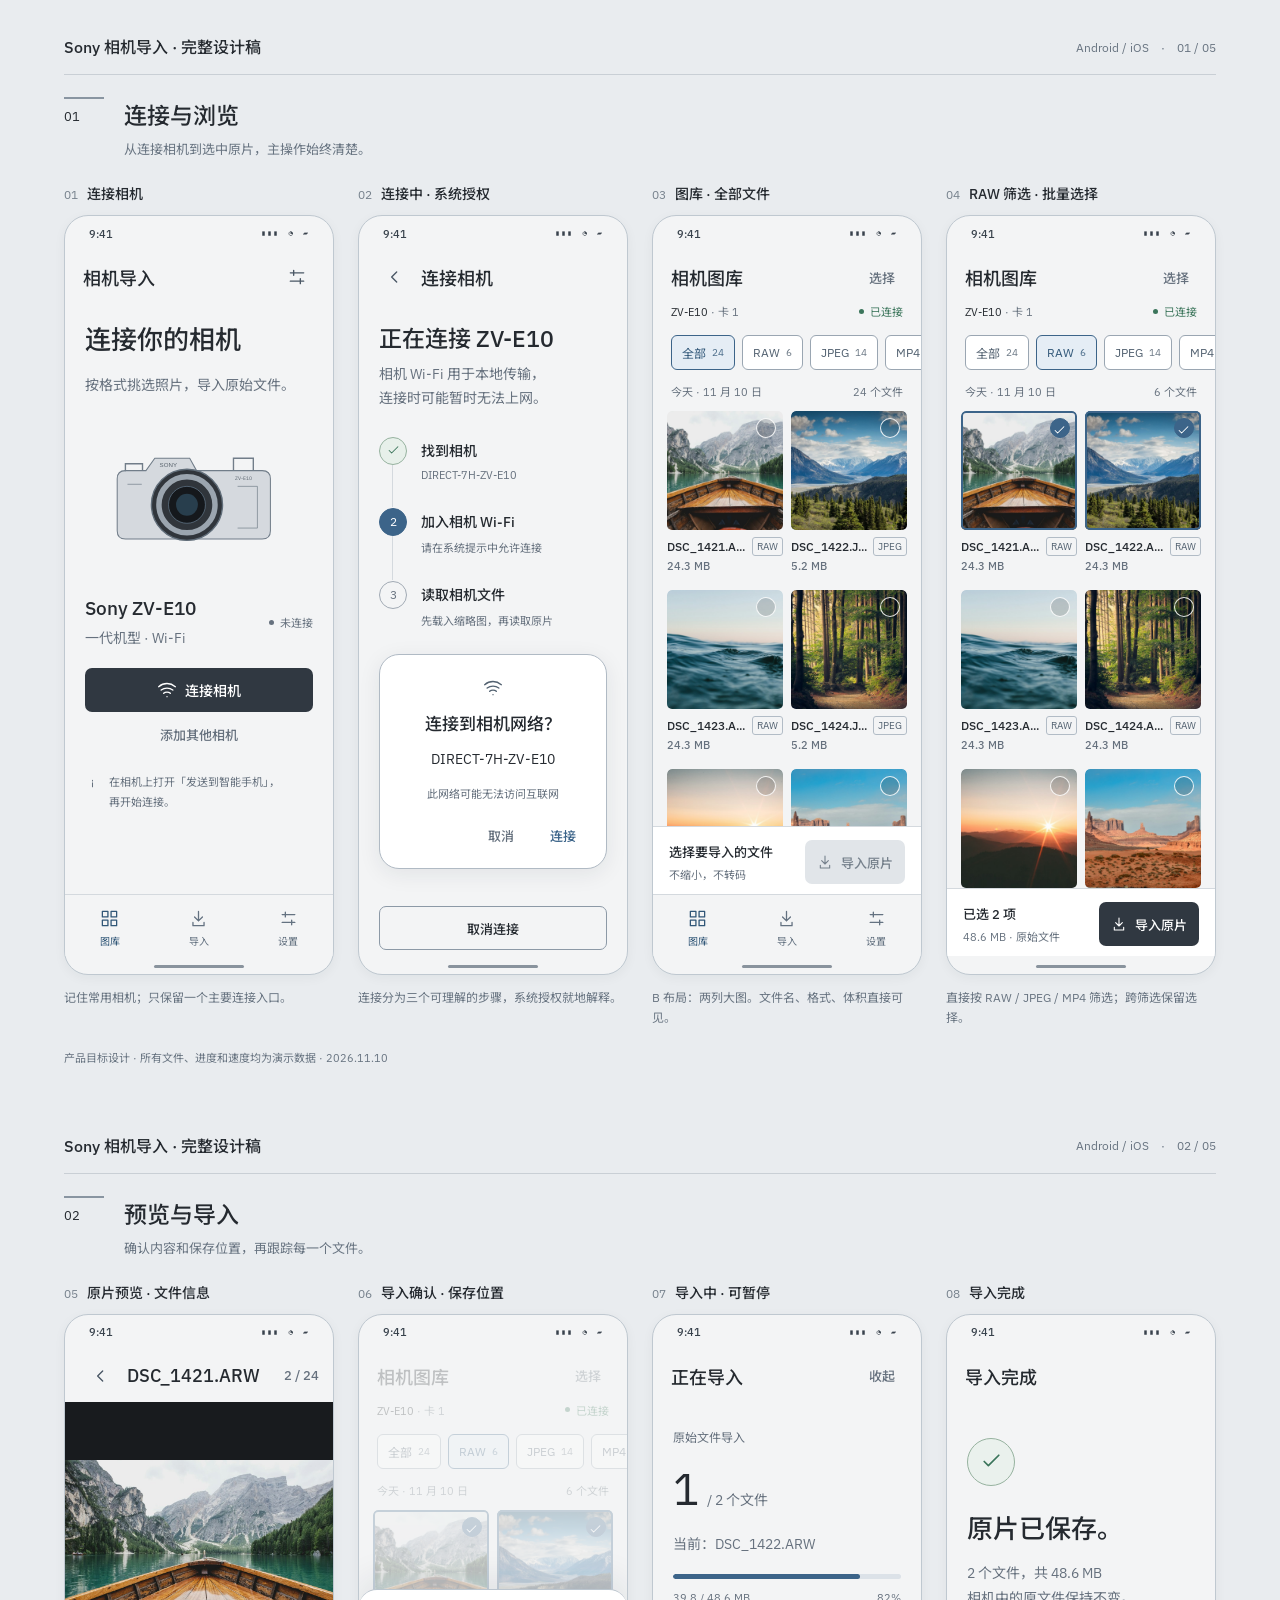
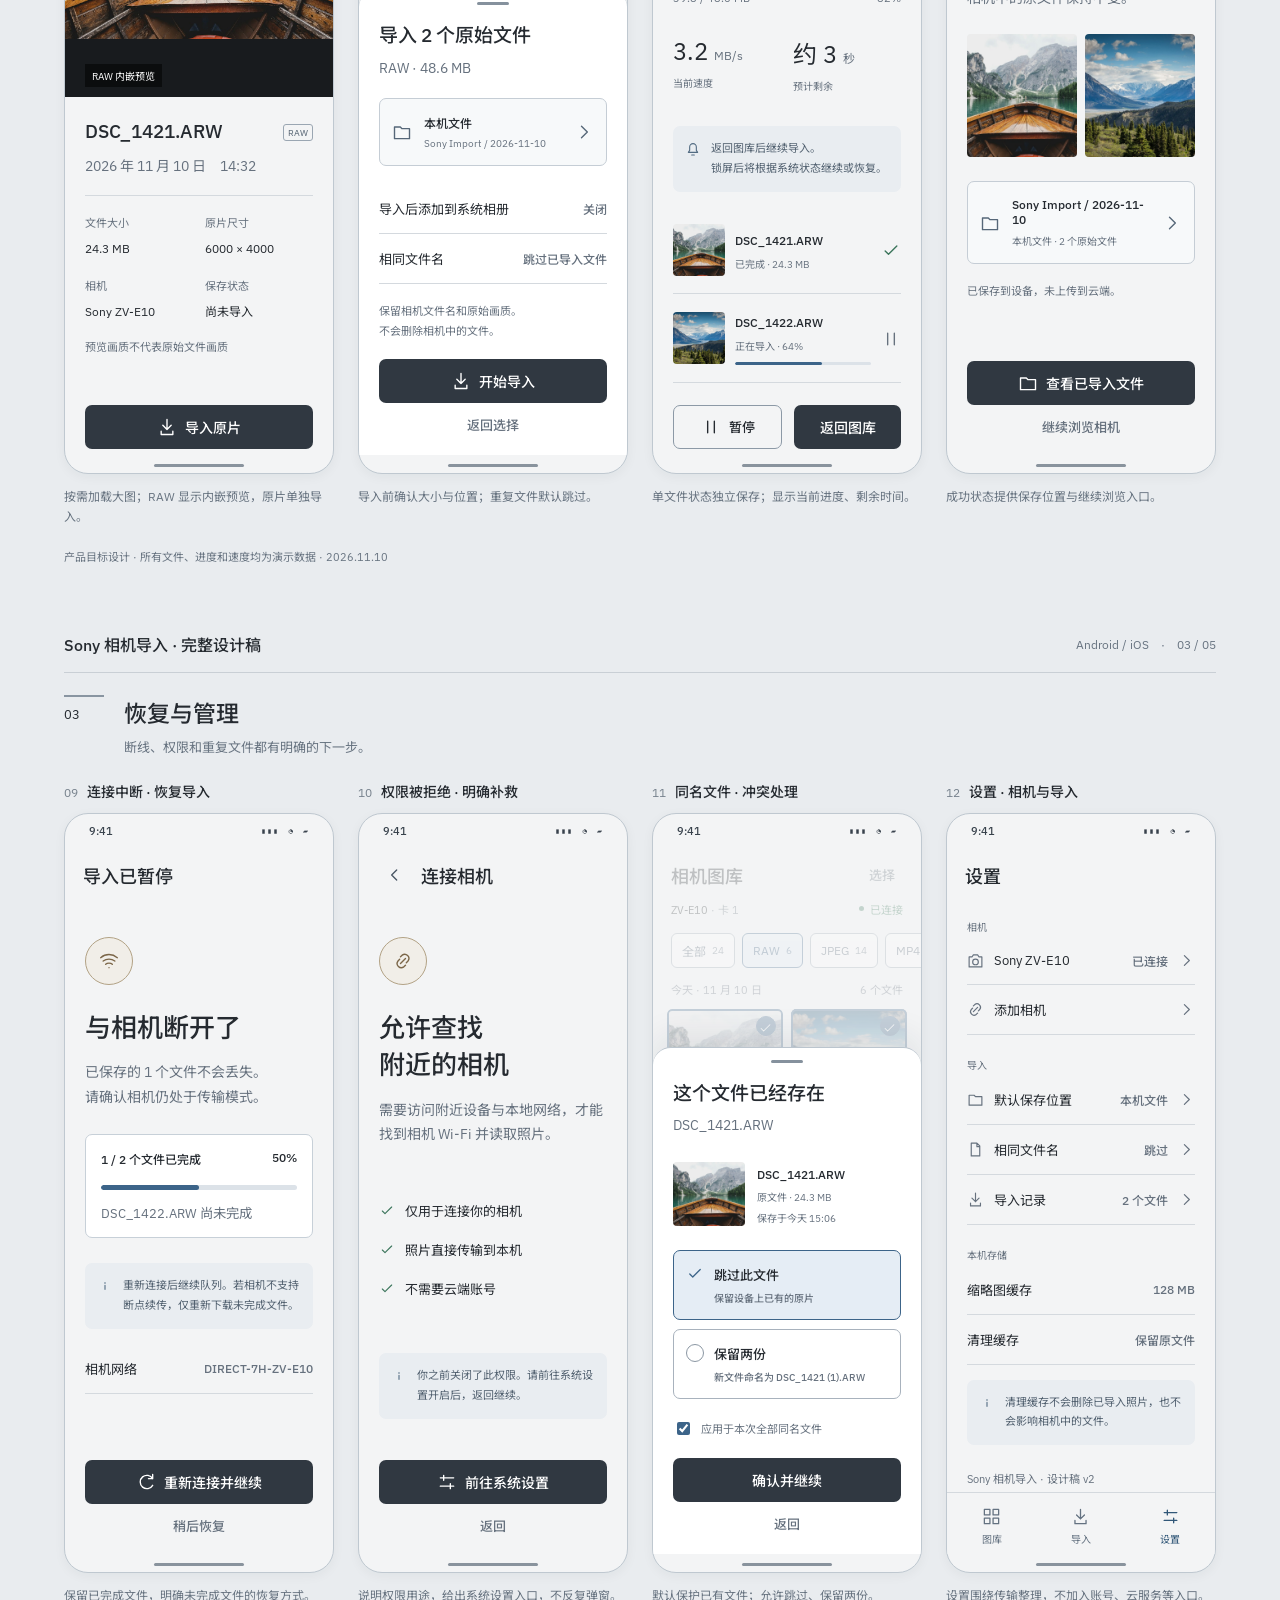
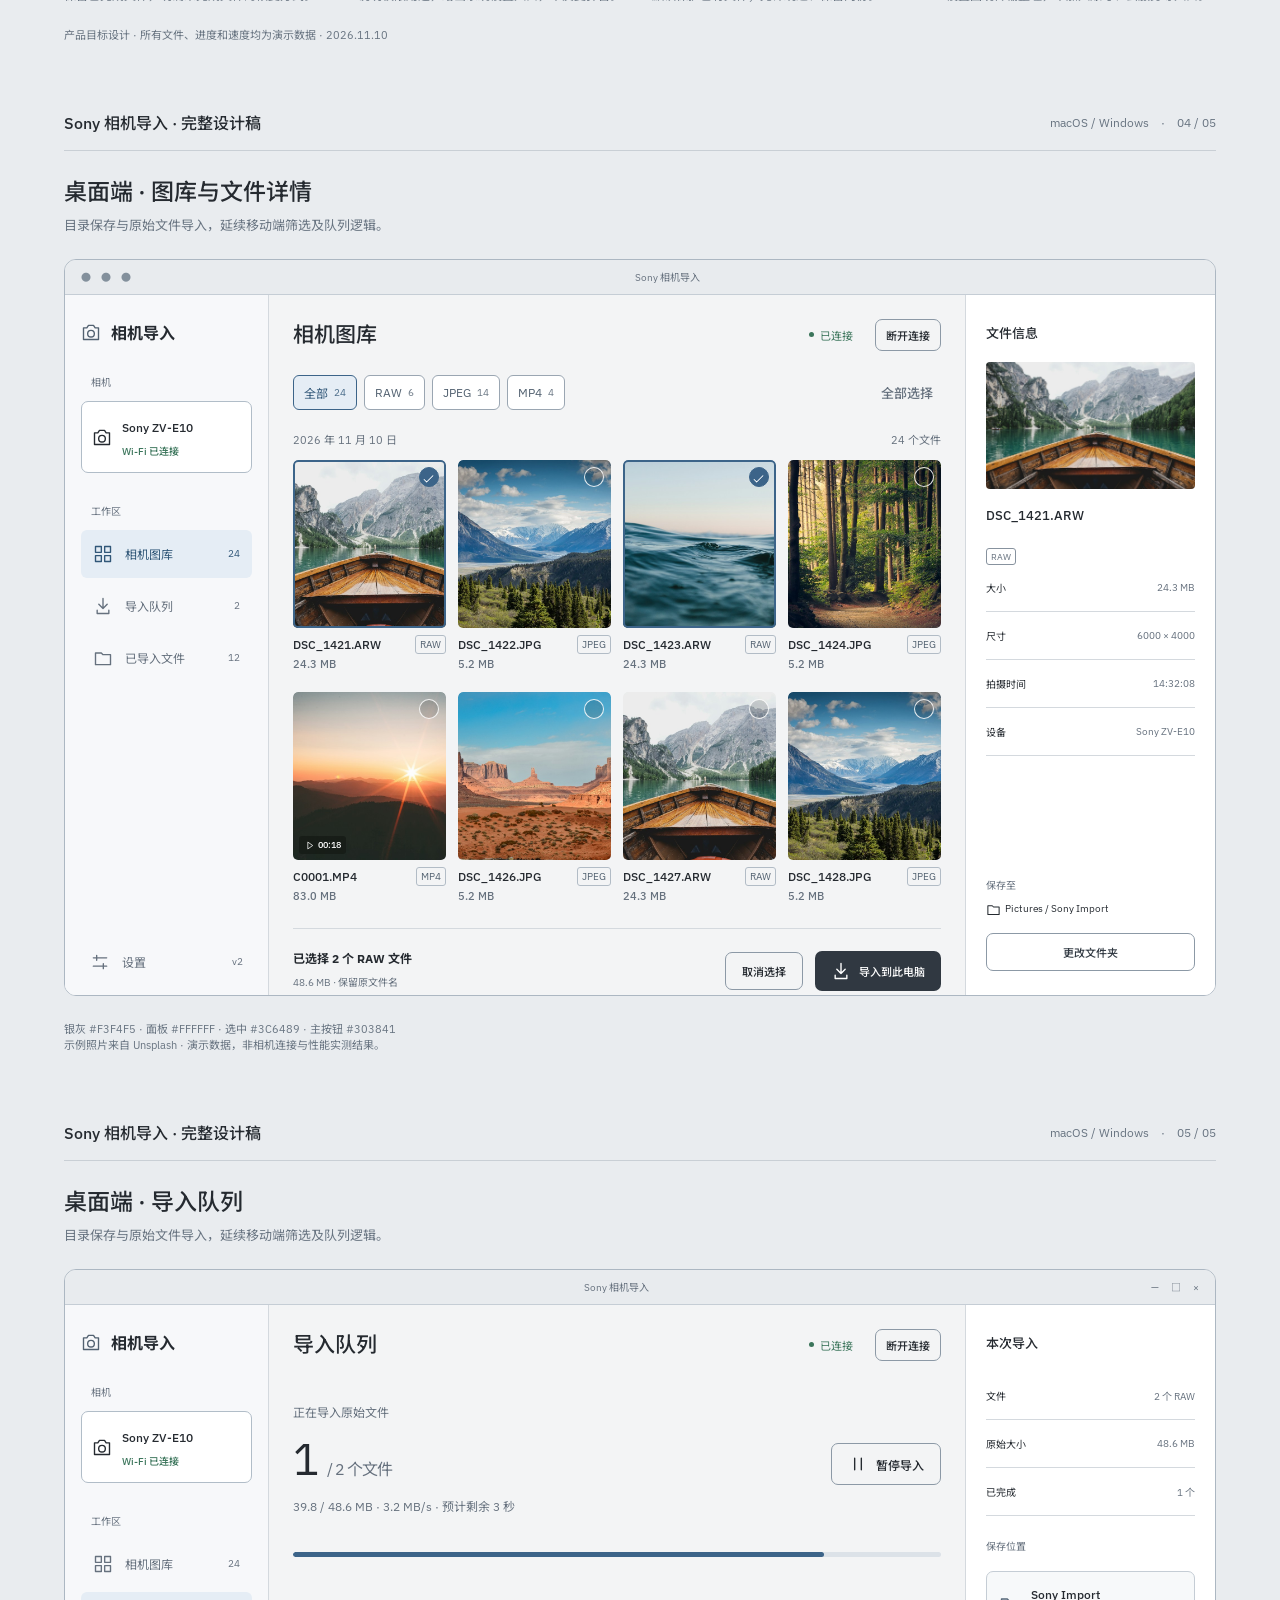
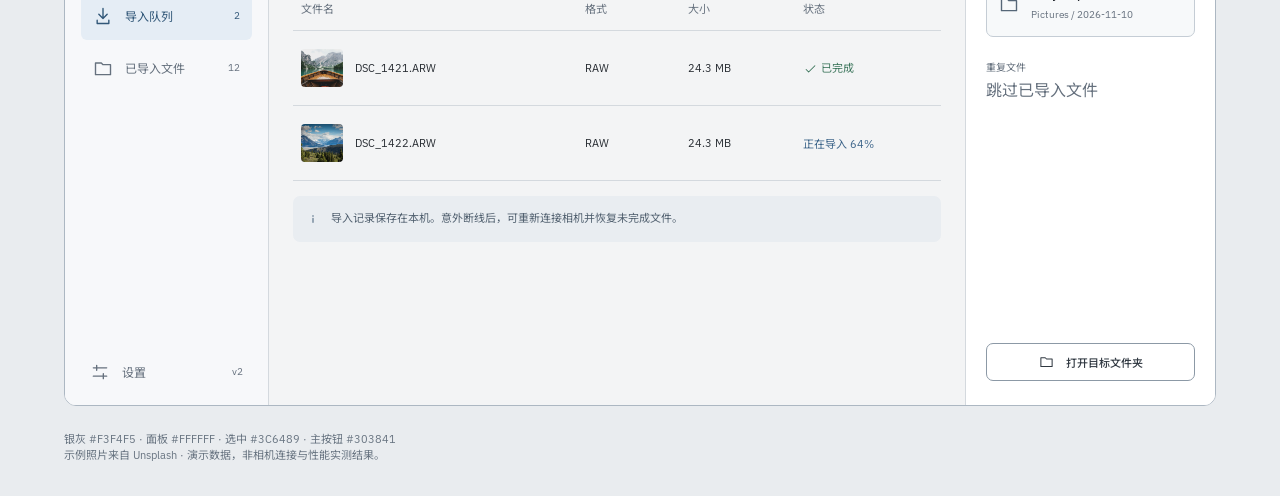
<file: docs/design/baselines/sony-transfer-v2-approved/print.html>
<!doctype html><html lang="zh-CN"><head><meta charset="utf-8"><link rel="icon" href="data:,"><title>Sony 相机导入 · 完整设计图</title><style>
:root{--canvas:#f3f4f5;--surface:#ffffff;--raised:#eceff2;--accent:#3c6489;--text:#252a30;--muted:#66717e;--line:#d4d9de;--success:#3b755b}*{box-sizing:border-box}body{margin:0;background:#e9ecef;color:#252a30;font-family:"PingFang SC","Noto Sans CJK SC","Microsoft YaHei",sans-serif;-webkit-font-smoothing:antialiased}button{font:inherit;cursor:pointer}button:focus-visible,a:focus-visible{outline:2px solid var(--accent);outline-offset:3px}a{color:inherit;text-decoration:none}.board-header{padding:52px 64px 36px;border-bottom:1px solid #c9cfd5;display:flex;align-items:flex-end;justify-content:space-between;gap:40px}.board-header .kicker{font-size:12px;letter-spacing:2px;margin:0 0 14px}.board-header h1{font-size:38px;line-height:1.2;letter-spacing:-1.5px;margin:0 0 16px}.board-header p{font-size:15px;color:#687481;line-height:1.8;margin:0}.board-meta{text-align:right;font-size:12px;color:#687481;line-height:2}.board-meta b{color:#252a30;display:block}.boardnav{padding:22px 64px;display:flex;gap:28px;align-items:center;font-size:13px;border-bottom:1px solid #c9cfd5;background:#e9ecef}.boardnav a:hover{text-decoration:underline}.boardnav button{margin-left:auto;border:1px solid #687481;background:#303841;color:#ffffff;padding:10px 18px;border-radius:4px}.board-section{padding:42px 64px 38px;max-width:1720px;margin:auto}.sectiontop{display:flex;align-items:flex-start;gap:20px;margin-bottom:26px}.sectionnum{font-size:13px;border-top:2px solid #7a8794;padding-top:9px;width:40px}.sectiontop h2{font-size:24px;letter-spacing:-.6px;margin:0 0 8px}.sectiontop p{font-size:13px;color:#687481;margin:0}.screens{display:grid;grid-template-columns:repeat(4,minmax(0,1fr));gap:24px}.screen-card{min-width:0}.screen-label{display:flex;gap:9px;align-items:baseline;margin:0 0 12px}.screen-label span{color:#77828d;font-size:12px}.screen-label h3{font-size:14px;margin:0;font-weight:600}.screen-note{font-size:12px;line-height:1.7;color:#687481;margin:13px 0 0}.phone{color:var(--text);background:var(--canvas);height:760px;width:100%;border:1px solid #c3cbd3;border-radius:24px;overflow:hidden;position:relative;display:flex;flex-direction:column;box-shadow:0 5px 13px #17222d0d}.osbar{height:35px;flex-shrink:0;display:flex;align-items:center;justify-content:space-between;padding:0 24px;font-size:11px}.osbar span{font-size:10px;letter-spacing:1px}.phone-content{flex:1;overflow:hidden;position:relative;min-height:0}.apphead{height:52px;padding:0 18px;display:flex;align-items:center;gap:8px;flex-shrink:0}.apphead strong{font-size:18px;font-weight:600}.grow{flex:1}.ico{width:20px;height:20px;flex-shrink:0;vertical-align:middle}h1,h2,h3,p{margin-top:0}.phone h1{font-size:30px;font-weight:600;line-height:1.35;letter-spacing:-.6px;margin-bottom:12px}.phone h2{font-size:19px;line-height:1.5;margin-bottom:6px;font-weight:600}.phone .large{font-size:24px}.phone p{font-size:13px;margin-bottom:16px}.pad{padding:18px 20px}.leading{line-height:1.85}.muted{color:var(--muted)}.subtle{font-size:11px!important;color:var(--muted);line-height:1.7}.eyebrow{color:var(--accent);font-size:11px;display:block;letter-spacing:.6px;margin-bottom:12px}.primary,.secondary,.textbtn,.iconbtn{display:inline-flex;align-items:center;justify-content:center;gap:8px;border-radius:7px;min-height:44px;padding:10px 16px;border:0;font-size:13px;font-weight:600;white-space:nowrap}.primary{background:var(--accent);color:#ffffff}.secondary{border:1px solid #85919d;background:transparent;color:var(--text)}.textbtn{background:transparent;color:var(--muted);padding:6px 8px}.iconbtn{min-width:36px;background:transparent;color:inherit;padding:6px}.iconbtn .ico .ico{width:18px}.full{width:100%}.accent{color:var(--accent)!important}.primary:disabled{background:#e1e5e9;color:#76818c;cursor:default}.primary:hover:not(:disabled){background:#424e5b}.secondary:hover{background:#e5eaf0}.textbtn:hover{color:var(--text)}.camera-drawing{display:block;width:90%;height:159px;margin:12px auto 22px}.deviceheading{display:flex;align-items:center;justify-content:space-between;gap:12px;margin-bottom:18px}.deviceheading h2{margin-bottom:3px}.deviceheading p{font-size:12px;margin:0}.status{display:inline-flex;gap:6px;align-items:center;font-size:11px;color:var(--success);white-space:nowrap}.status i{width:5px;height:5px;border-radius:50%;background:currentColor}.status.warn{color:var(--muted)}.plaininfo{font-size:11px;color:var(--muted);display:flex;gap:9px;align-items:flex-start;margin-top:17px;line-height:1.8}.plaininfo .ico{width:15px;height:15px;margin-top:3px}.bottomnav{height:62px;display:flex;border-top:1px solid var(--line);padding-top:6px;flex-shrink:0}.bottomnav button{flex:1;background:transparent;border:0;color:var(--muted);display:flex;flex-direction:column;gap:5px;align-items:center;justify-content:center;font-size:10px}.bottomnav .active{color:var(--accent)}.bottomnav .ico{width:19px;height:19px}.home-indicator{height:18px;position:relative;flex-shrink:0}.home-indicator:after{content:'';display:block;position:absolute;bottom:6px;width:90px;height:3px;border-radius:4px;background:#89939d;left:50%;transform:translateX(-50%)}.steps{margin:26px 0}.steps>div{display:flex;gap:14px;position:relative;padding-bottom:26px;align-items:flex-start}.steps>div:last-child{padding-bottom:0}.steps>div:not(:last-child):before{content:'';position:absolute;left:13px;top:28px;bottom:1px;border-left:1px solid var(--line)}.steps>div>span{width:28px;height:28px;border:1px solid #a1aab4;border-radius:50%;display:flex;align-items:center;justify-content:center;color:var(--muted);font-size:12px}.steps .done>span{background:#e7f0ea;color:var(--success);border-color:#96b29f}.steps .current>span{background:var(--accent);border-color:var(--accent);color:#ffffff}.steps b{font-size:14px;display:block;line-height:28px}.steps small{display:block;font-size:11px;color:var(--muted);margin-top:3px}.steps .ico{width:15px;height:15px}.sysdialog{background:#ffffff;padding:22px 22px 10px;border-radius:20px;text-align:center;border:1px solid #9ba6b1}.sysdialog b{display:block;font-size:17px;margin:12px 0}.sysdialog p{margin:0 0 10px}.sysdialog small{font-size:11px;color:var(--muted)}.sysdialog>div{display:flex;justify-content:flex-end;gap:20px;margin-top:12px}.systemicon{color:var(--accent)}.footerpad{padding:10px 20px 6px;flex-shrink:0}.cameraline{padding:0 18px 8px;display:flex;justify-content:space-between;align-items:center;font-size:11px}.chips{display:flex;gap:7px;padding:8px 18px 10px;white-space:nowrap}.chip{display:flex;align-items:center;gap:6px;background:transparent;color:var(--muted);border:1px solid #87929e;border-radius:6px;padding:8px 10px;font-size:11px;min-height:35px}.chip span{font-size:10px;opacity:.85}.chip.chosen{background:#e5edf5;border-color:var(--accent);color:var(--accent)}.datebar{display:flex;justify-content:space-between;gap:8px;color:var(--muted);font-size:10px;padding:3px 18px 12px}.grid{display:grid;grid-template-columns:1fr 1fr;gap:12px 8px;padding:0 14px 20px}.tile{display:block;width:100%;padding:0 0 5px;text-align:left;border:none;border-radius:5px;background:transparent;color:var(--text);overflow:hidden;min-width:0}.thumb{height:119px;position:relative;border-radius:5px;overflow:hidden;background:var(--raised)}img{object-fit:cover;display:block;max-width:100%}.thumb img{height:100%;width:100%}.tick{position:absolute;right:7px;top:7px;width:20px;height:20px;border:1.5px solid #ffffffdc;border-radius:50%;background:#0002}.selected .tick{border-color:var(--accent);background:var(--accent);color:#ffffff}.tick .ico{width:15px;height:15px;margin:1px}.selected .thumb{outline:2px solid var(--accent);outline-offset:-2px}.fileinfo{display:flex;align-items:center;gap:4px;padding-top:7px;justify-content:space-between;font-size:10px;white-space:nowrap}.fileinfo span{overflow:hidden;text-overflow:ellipsis}.fileinfo em,.format{font-style:normal;font-size:9px;color:var(--muted);border:1px solid #87929e;border-radius:3px;padding:2px 4px}.tile>small{display:block;font-size:9px;color:var(--muted);padding-top:3px}.duration{position:absolute;bottom:6px;left:6px;background:#151a14bf;font-size:9px;padding:3px 5px;border-radius:3px}.duration .ico{width:11px;height:11px;margin-right:3px}.selection{display:flex;gap:10px;align-items:center;justify-content:space-between;padding:13px 16px 10px;border-top:1px solid var(--line);background:var(--canvas);flex-shrink:0}.selection b{font-size:12px;display:block}.selection small{font-size:10px;color:var(--muted);display:block;margin-top:5px}.selection .primary{padding:9px 12px;font-size:12px}.selection .ico{width:16px;height:16px}.preview-image{height:295px;display:flex;align-items:center;position:relative;background:#090b08}.preview-image img{width:100%}.preview-image>span{position:absolute;bottom:10px;left:20px;color:#f4f4f0;font-size:10px;background:#0008;padding:4px 7px}.metadata{padding-top:20px}.metadata .deviceheading{margin-bottom:6px}.metagrid{display:grid;grid-template-columns:1fr 1fr;gap:20px 12px;padding:18px 0;border-top:1px solid var(--line)}.metagrid small{font-size:10px;display:block;color:var(--muted);margin-bottom:7px}.metagrid b{font-size:12px;font-weight:500}.dimmed{opacity:.25;pointer-events:none}.sheet{position:absolute;bottom:0;left:0;right:0;border-radius:18px 18px 0 0;background:#ffffff;border-top:1px solid #9ba6b1;padding:12px 20px 8px;box-shadow:0 -20px 40px #0003}.sheet h2{margin-top:16px}.handle{display:block;width:32px;height:3px;border-radius:4px;background:#85919d;margin:0 auto 8px}.destination{display:flex;align-items:center;gap:12px;padding:15px 12px;border:1px solid #b0bac4;border-radius:7px;margin:18px 0}.destination>div{flex:1}.destination b{display:block;font-size:12px;font-weight:500}.destination small{display:block;color:var(--muted);font-size:10px;margin-top:6px}.destination .ico{color:var(--accent)}.settingrow{display:flex;align-items:center;gap:10px;padding:15px 0;border-bottom:1px solid var(--line);font-size:12px;min-height:48px}.settingrow>span{flex:1}.settingrow b{font-weight:400;color:var(--muted);font-size:11px;white-space:nowrap}.settingrow .ico{width:17px;height:17px;color:var(--muted)}.sheet .subtle{margin:18px 0}.progress-summary{padding:8px 0 18px}.bigcount{font-size:48px;font-weight:500;letter-spacing:-2px;margin:15px 0}.bigcount span{font-size:15px;color:var(--muted);letter-spacing:0;margin-left:8px}.track{height:5px;background:#dce2e8;border-radius:5px;margin:18px 0 12px;overflow:hidden}.track i{display:block;height:100%;background:var(--accent);border-radius:5px}.between{display:flex;justify-content:space-between;font-size:11px}.speed{display:flex;gap:50px;margin-top:30px}.speed b{display:block;font-size:24px;font-weight:500}.speed b small{font-size:12px;color:var(--muted)}.speed span{display:block;font-size:10px;color:var(--muted);margin-top:8px}.inline-note{display:flex;align-items:flex-start;gap:10px;background:#e9edf1;padding:13px 12px;border-radius:7px;font-size:11px;color:var(--muted);line-height:1.8;margin:15px 0}.inline-note .ico{height:16px;width:16px;margin-top:2px;color:var(--accent)}.queueitem{display:flex;align-items:center;gap:10px;padding:17px 0;border-bottom:1px solid var(--line)}.queueitem>img{width:52px;height:52px;border-radius:4px}.queueitem>div{flex:1;min-width:0}.queueitem b{font-size:12px;font-weight:500}.queueitem small{display:block;font-size:10px;color:var(--muted);margin-top:7px}.thin{height:3px;margin:9px 0 0}.success{color:var(--success)}.buttonrow{display:flex;gap:12px}.buttonrow button{flex:1}.complete-mark,.warning-mark{width:48px;height:48px;border:1px solid #96b29f;display:flex;align-items:center;justify-content:center;border-radius:50%;margin:18px 0 24px;color:var(--success)}.complete-mark .ico{width:25px;height:25px}.warning-mark{color:var(--accent);border-color:#b2a285}.image-pair{display:grid;grid-template-columns:1fr 1fr;gap:8px;margin:24px 0}.image-pair img{height:123px;border-radius:4px;width:100%}.compact{margin:25px 0;padding:15px;background:var(--surface);border:1px solid var(--line);border-radius:7px}.compact b{font-size:12px}.permission-list{padding:15px 0;margin:20px 0}.permission-list>div{font-size:13px;display:flex;align-items:center;gap:10px;margin:19px 0}.permission-list .ico{width:16px;color:var(--success)}.conflict{display:flex;gap:12px;align-items:center;margin:24px 0}.conflict img{width:72px;height:64px;border-radius:4px}.conflict b{font-size:12px}.conflict small{font-size:10px;color:var(--muted);display:block;margin-top:6px}.option{display:flex;gap:10px;align-items:flex-start;width:100%;text-align:left;background:transparent;border:1px solid #a8b2bd;border-radius:7px;padding:14px 12px;color:var(--text);margin-bottom:9px}.option b{display:block;font-size:13px;font-weight:500}.option small{display:block;font-size:10px;color:var(--muted);margin-top:6px}.picked{border-color:var(--accent);background:#e5edf5}.picked .ico{width:18px;height:18px;color:var(--accent)}.radio{border:1px solid #8b97a3;width:18px;height:18px;border-radius:50%;flex-shrink:0}.applyall{font-size:11px;color:var(--muted);display:flex;align-items:center;gap:8px;margin:20px 0}input{accent-color:var(--accent)}.sectioncaption{font-size:10px;color:var(--muted);margin:22px 0 3px}.sectioncaption:first-child{margin-top:0}.version{margin-top:25px}.desktop{background:var(--canvas);border:1px solid #acb7c2;border-radius:12px;color:var(--text);overflow:hidden;margin-bottom:36px}.windowbar{height:35px;border-bottom:1px solid var(--line);background:#ffffff;display:flex;align-items:center;justify-content:space-between;padding:0 16px;font-size:10px;color:var(--muted)}.windowdots{letter-spacing:4px;color:#83909c}.desktopbody{display:flex;height:645px}.sidebar{width:204px;flex-shrink:0;border-right:1px solid var(--line);padding:25px 16px;position:relative}.desktopbrand{display:flex;gap:10px;align-items:center;font-size:16px}.desktopbrand .ico{color:var(--accent)}.sidegroup{margin:30px 10px 12px;font-size:10px;color:var(--muted)}.sidecamera{border:1px solid #b0bac4;border-radius:7px;width:100%;background:#eef2f6;color:var(--text);padding:14px 10px;display:flex;gap:10px;align-items:center;text-align:left}.sidecamera b{font-size:12px;font-weight:500}.sidecamera small{display:block;font-size:10px;color:var(--success);margin-top:7px}.sideitem{width:100%;background:transparent;border:none;display:flex;gap:12px;align-items:center;color:var(--muted);padding:14px 12px;font-size:12px;border-radius:6px;margin-bottom:4px}.sideitem span{margin-left:auto;font-size:10px}.sideitem.on{background:#e5edf5;color:var(--accent)}.sidebottom{position:absolute;left:25px;right:25px;bottom:23px;display:flex;gap:12px;align-items:center;font-size:12px;color:var(--muted)}.sidebottom span{margin-left:auto;font-size:10px}.workspace{flex:1;min-width:0;padding:24px}.desktophead{display:flex;align-items:center;gap:22px}.desktophead h2{font-size:21px;line-height:1;margin:0}.desktophead .secondary{font-size:11px;min-height:32px;padding:5px 10px}.desktoptools{display:flex;align-items:center;justify-content:space-between;margin-top:16px}.desktoptools .chips{padding:8px 0}.workspace>.datebar{padding:13px 0}.desktopgrid{display:grid;grid-template-columns:repeat(4,1fr);gap:16px 12px}.desktopgrid .thumb{height:142px}.desktopgrid .tile small{font-size:10px}.desktopgrid .fileinfo{font-size:11px}.desktopselection{display:flex;align-items:center;gap:12px;margin-top:20px;padding-top:18px;border-top:1px solid var(--line)}.desktopselection b{font-size:12px}.desktopselection p{font-size:10px;margin:7px 0}.desktopselection button{font-size:11px;min-height:38px}.inspector{width:250px;flex-shrink:0;border-left:1px solid var(--line);padding:28px 20px;position:relative;background:#f9fafb}.inspector h3{font-size:13px;font-weight:500;margin:0 0 20px}.inspector>img{height:127px;width:100%;border-radius:4px;margin:0 0 18px}.inspector .settingrow{font-size:10px}.inspector .settingrow b{font-size:10px}.inspectorbottom{position:absolute;bottom:24px;left:20px;right:20px;font-size:10px}.inspectorbottom p{font-size:10px;margin:10px 0 16px}.inspectorbottom .ico{width:15px;height:15px;margin-right:4px}.inspectorbottom button{font-size:11px;min-height:36px}.desktop-progress{display:flex;justify-content:space-between;align-items:center;margin:42px 0 26px}.desktop-progress h1{font-size:44px;margin:10px 0;letter-spacing:-1px}.desktop-progress h1 span{font-size:16px;color:var(--muted);font-weight:400}.desktop-progress p{font-size:12px}.desktop-progress button{font-size:12px;min-height:38px}.tablehead,.tablerow{display:grid;grid-template-columns:2.1fr .7fr .8fr 1fr;gap:12px;align-items:center;font-size:11px}.tablehead{color:var(--muted);padding:20px 8px 14px;border-bottom:1px solid var(--line);margin-top:23px}.tablerow{padding:18px 8px;border-bottom:1px solid var(--line)}.tablerow>span:first-child{display:flex;align-items:center;gap:12px}.tablerow img{width:42px;height:38px;border-radius:4px}.tablerow .ico{width:15px;height:15px}.tokens{display:grid;grid-template-columns:1fr 1fr 1fr;gap:24px;border-top:1px solid #c9cfd5;padding-top:25px}.tokens h3{font-size:14px;margin-bottom:16px}.tokens p{font-size:12px;line-height:1.9;color:#687481}.swatches{display:flex;gap:12px}.swatch{height:36px;width:36px;border-radius:4px;border:1px solid #8c99a6}.swatchlabel{font-size:10px;line-height:2;margin-top:5px}.board-footer{font-size:11px;color:#687481;border-top:1px solid #c9cfd5;padding:28px 64px;display:flex;justify-content:space-between;line-height:1.8}.viewer{border:0;padding:0;background:#e9ecef;width:460px;max-width:95vw;max-height:95vh;border-radius:14px;overflow:auto}.viewer::backdrop{background:#000b}.viewer-toolbar{padding:12px;display:flex;justify-content:space-between;align-items:center;font-size:12px}.viewer-toolbar button{border:1px solid #8c99a6;background:transparent;border-radius:4px;padding:7px 12px}.viewer .phone{width:360px;max-width:100%;margin:0 auto 16px}.viewer .screen-label,.viewer .screen-note{display:none}@media(max-width:1250px){.screens{grid-template-columns:repeat(2,minmax(0,1fr));max-width:760px;margin:auto}.phone{width:360px;max-width:100%;margin:auto}.board-section{padding:35px 28px}.desktop{min-width:1300px}.desktopwrap{overflow:auto}.board-header{padding:36px 28px}.boardnav{padding:18px 28px}.tokens{grid-template-columns:1fr}.board-meta{display:none}.board-header h1{font-size:30px}}@media(max-width:650px){.screens{grid-template-columns:1fr;max-width:360px}.boardnav{flex-wrap:wrap;gap:16px}.boardnav button{margin-left:0}.board-header h1{font-size:28px}.board-footer{padding:24px;display:block}.phone{height:760px}.sectiontop p{line-height:1.8}.board-section{padding-left:18px;padding-right:18px}}@media print{@page{size:1680px 1180px;margin:0}body{background:#e9ecef;print-color-adjust:exact;-webkit-print-color-adjust:exact}.board-header{padding:28px 64px}.boardnav{display:none}.board-section{break-before:page;padding:35px 64px 20px;max-width:none}.board-section:first-of-type{break-before:auto}.phone{height:760px}.board-footer{display:none}.desktop-section{break-before:page}.desktop{break-inside:avoid}.desktop-section .desktop{margin-bottom:35px}.tokens-section{break-before:page}.viewer{display:none} .screen-note{font-size:11px}}
.phone-content{overflow:auto;scrollbar-width:none}.phone-content::-webkit-scrollbar{display:none}.chips{overflow-x:auto;scrollbar-width:none}.phone p{font-size:14px}.fileinfo{font-size:11px}.tile>small{font-size:10px}.fileinfo em{font-size:10px}.chip{font-size:12px}.settingrow{font-size:13px}.settingrow b{font-size:12px}.phone-content:has(.sheet){overflow:hidden}@page{size:1680px 1100px;margin:0}.printpage{height:1100px;padding:34px 64px;break-after:page;overflow:hidden}.printpage:last-child{break-after:auto}.printtop{display:flex;justify-content:space-between;align-items:center;border-bottom:1px solid #c9cfd5;padding-bottom:16px;margin-bottom:22px;font-size:12px;color:#687481}.printtop b{color:#252a30;font-size:16px}.board-section{padding:0;break-before:auto;max-width:none}.phone{height:760px}.sectiontop{margin-bottom:25px}.desktop-section{break-before:auto}.tokens-section{break-before:auto}.desktop{margin-bottom:24px}.printfoot{font-size:11px;color:#687481;margin-top:20px}.desktopbody{height:700px}.desktopgrid .thumb{height:168px}.screens{grid-template-columns:repeat(4,minmax(0,1fr));max-width:none}.phone{width:100%}.tokens{grid-template-columns:1fr 1fr 1fr}.desktop{min-width:0}@page{size:1680px 1150px;margin:0}.printpage{height:auto;min-height:0;overflow:visible;break-inside:avoid;break-after:page}.printpage:last-child{break-after:auto}</style><link rel="stylesheet" href="theme-v2.css"></head><body><div class="printpage"><div class="printtop"><b>Sony 相机导入 · 完整设计稿</b><span>Android / iOS　·　01 / 05</span></div><section class="board-section"><div class="sectiontop"><span class="sectionnum">01</span><div><h2>连接与浏览</h2><p>从连接相机到选中原片，主操作始终清楚。</p></div></div><div class="screens"><article class="screen-card" id="screen-1"><div class="screen-label"><span>01</span><h3>连接相机</h3></div><div class="phone " data-screen="1"><div class="osbar"><b>9:41</b><span>▮▮▮ &nbsp; ◔ &nbsp; ▰</span></div><div class="phone-content"><div class="apphead"><strong>相机导入</strong><span class="grow"></span><button class="iconbtn" aria-label="设置" data-to="12"><svg class="ico" viewBox="0 0 24 24" fill="none" stroke="currentColor" stroke-width="1.65" stroke-linecap="round" stroke-linejoin="round"><path d="M4 7h16M4 17h16M8 4v6m8 4v6"/></svg></button></div><div class="pad"><h1>连接你的相机</h1><p class="muted leading">按格式挑选照片，导入原始文件。</p><svg class="camera-drawing" viewBox="0 0 300 170" fill="none"><path d="M43 53h30l13-18h51l10 18h96q12 0 12 12v76q0 12-12 12H43q-12 0-12-12V65q0-12 12-12Z" fill="#d5d9de" stroke="#717d89" stroke-width="1.5"/><path d="M201 52V35h29v18M43 54V43h25v10" stroke="#717d89" stroke-width="2"/><circle cx="133" cy="103" r="52" fill="#30353b" stroke="#606d79" stroke-width="2"/><circle cx="133" cy="103" r="41" stroke="#9ba5af" stroke-width="8"/><circle cx="133" cy="103" r="27" fill="#15181c" stroke="#667b8f"/><circle cx="133" cy="103" r="16" fill="#283e4d"/><path d="M207 76h29v61h-29M46 73h21" stroke="#717d89"/><text x="93" y="47" fill="#59636d" font-size="9" font-family="sans-serif">SONY</text><text x="203" y="67" fill="#59636d" font-size="7">ZV-E10</text></svg><div class="deviceheading"><div><h2>Sony ZV-E10</h2><p class="muted">一代机型 · Wi-Fi</p></div><span class="status warn"><i></i>未连接</span></div><button class="primary full" data-to="2"><svg class="ico" viewBox="0 0 24 24" fill="none" stroke="currentColor" stroke-width="1.65" stroke-linecap="round" stroke-linejoin="round"><path d="M2 8c6-5 14-5 20 0M5 12c4-3 10-3 14 0m-11 4c2-2 6-2 8 0m-4 4h.01"/></svg>连接相机</button><button class="textbtn full" data-to="2">添加其他相机</button><div class="plaininfo"><svg class="ico" viewBox="0 0 24 24" fill="none" stroke="currentColor" stroke-width="1.65" stroke-linecap="round" stroke-linejoin="round"><path d="M12 11v6m0-10v1"/></svg><span>在相机上打开「发送到智能手机」，<br>再开始连接。</span></div></div></div><div class="bottomnav"><button data-to="3" class="active"><svg class="ico" viewBox="0 0 24 24" fill="none" stroke="currentColor" stroke-width="1.65" stroke-linecap="round" stroke-linejoin="round"><path d="M3 3h7v7H3zM14 3h7v7h-7zM3 14h7v7H3zM14 14h7v7h-7z"/></svg><span>图库</span></button><button data-to="7" class=""><svg class="ico" viewBox="0 0 24 24" fill="none" stroke="currentColor" stroke-width="1.65" stroke-linecap="round" stroke-linejoin="round"><path d="M12 3v12m-5-5 5 5 5-5M5 17v4h14v-4"/></svg><span>导入</span></button><button data-to="12" class=""><svg class="ico" viewBox="0 0 24 24" fill="none" stroke="currentColor" stroke-width="1.65" stroke-linecap="round" stroke-linejoin="round"><path d="M4 7h16M4 17h16M8 4v6m8 4v6"/></svg><span>设置</span></button></div><div class="home-indicator"></div></div><p class="screen-note">记住常用相机；只保留一个主要连接入口。</p></article><article class="screen-card" id="screen-2"><div class="screen-label"><span>02</span><h3>连接中 · 系统授权</h3></div><div class="phone " data-screen="2"><div class="osbar"><b>9:41</b><span>▮▮▮ &nbsp; ◔ &nbsp; ▰</span></div><div class="phone-content"><div class="apphead"><button class="iconbtn" aria-label="返回" data-to="1"><svg class="ico" viewBox="0 0 24 24" fill="none" stroke="currentColor" stroke-width="1.65" stroke-linecap="round" stroke-linejoin="round"><path d="m14 6-6 6 6 6"/></svg></button><strong>连接相机</strong><span class="grow"></span></div><div class="pad"><h2 class="large">正在连接 ZV-E10</h2><p class="muted leading">相机 Wi-Fi 用于本地传输，<br>连接时可能暂时无法上网。</p><div class="steps"><div class="done"><span><svg class="ico" viewBox="0 0 24 24" fill="none" stroke="currentColor" stroke-width="1.65" stroke-linecap="round" stroke-linejoin="round"><path d="m5 12 4 4L19 6"/></svg></span><div><b>找到相机</b><small>DIRECT-7H-ZV-E10</small></div></div><div class="current"><span>2</span><div><b>加入相机 Wi-Fi</b><small>请在系统提示中允许连接</small></div></div><div><span>3</span><div><b>读取相机文件</b><small>先载入缩略图，再读取原片</small></div></div></div><div class="sysdialog"><span class="systemicon"><svg class="ico" viewBox="0 0 24 24" fill="none" stroke="currentColor" stroke-width="1.65" stroke-linecap="round" stroke-linejoin="round"><path d="M2 8c6-5 14-5 20 0M5 12c4-3 10-3 14 0m-11 4c2-2 6-2 8 0m-4 4h.01"/></svg></span><b>连接到相机网络？</b><p>DIRECT-7H-ZV-E10</p><small>此网络可能无法访问互联网</small><div><button class="textbtn" data-to="1">取消</button><button class="textbtn accent" data-to="3">连接</button></div></div></div></div><div class="pad footerpad"><button class="secondary full" data-to="1">取消连接</button></div><div class="home-indicator"></div></div><p class="screen-note">连接分为三个可理解的步骤，系统授权就地解释。</p></article><article class="screen-card" id="screen-3"><div class="screen-label"><span>03</span><h3>图库 · 全部文件</h3></div><div class="phone " data-screen="3"><div class="osbar"><b>9:41</b><span>▮▮▮ &nbsp; ◔ &nbsp; ▰</span></div><div class="phone-content"><div class="apphead"><strong>相机图库</strong><span class="grow"></span><button class="textbtn" data-to="4">选择</button></div><div class="cameraline"><span>ZV-E10 <span class="muted">· 卡 1</span></span><span class="status "><i></i>已连接</span></div><div class="chips"><button class="chip chosen" data-to="3">全部<span>24</span></button><button class="chip " data-to="4">RAW<span>6</span></button><button class="chip " data-to="3">JPEG<span>14</span></button><button class="chip " data-to="3">MP4<span>4</span></button></div><div class="datebar"><span>今天 · 11 月 10 日</span><span>24 个文件</span></div><div class="grid"><button class="tile " data-to="5"><div class="thumb"><img src="assets/lake.jpg" alt="示例风景照片"><span class="tick" data-to="4"></span></div><div class="fileinfo"><span>DSC_1421.ARW</span><em>RAW</em></div><small>24.3 MB</small></button><button class="tile " data-to="5"><div class="thumb"><img src="assets/mountain.jpg" alt="示例风景照片"><span class="tick" data-to="4"></span></div><div class="fileinfo"><span>DSC_1422.JPG</span><em>JPEG</em></div><small>5.2 MB</small></button><button class="tile " data-to="5"><div class="thumb"><img src="assets/coast.jpg" alt="示例风景照片"><span class="tick" data-to="4"></span></div><div class="fileinfo"><span>DSC_1423.ARW</span><em>RAW</em></div><small>24.3 MB</small></button><button class="tile " data-to="5"><div class="thumb"><img src="assets/forest.jpg" alt="示例风景照片"><span class="tick" data-to="4"></span></div><div class="fileinfo"><span>DSC_1424.JPG</span><em>JPEG</em></div><small>5.2 MB</small></button><button class="tile " data-to="5"><div class="thumb"><img src="assets/road.jpg" alt="示例风景照片"><span class="tick" data-to="4"></span><span class="duration"><svg class="ico" viewBox="0 0 24 24" fill="none" stroke="currentColor" stroke-width="1.65" stroke-linecap="round" stroke-linejoin="round"><path d="m9 5 10 7-10 7z"/></svg>00:18</span></div><div class="fileinfo"><span>C0001.MP4</span><em>MP4</em></div><small>83.0 MB</small></button><button class="tile " data-to="5"><div class="thumb"><img src="assets/dunes.jpg" alt="示例风景照片"><span class="tick" data-to="4"></span></div><div class="fileinfo"><span>DSC_1426.JPG</span><em>JPEG</em></div><small>5.2 MB</small></button></div></div><div class="selection"><div><b>选择要导入的文件</b><small>不缩小，不转码</small></div><button class="primary" disabled><svg class="ico" viewBox="0 0 24 24" fill="none" stroke="currentColor" stroke-width="1.65" stroke-linecap="round" stroke-linejoin="round"><path d="M12 3v12m-5-5 5 5 5-5M5 17v4h14v-4"/></svg>导入原片</button></div><div class="bottomnav"><button data-to="3" class="active"><svg class="ico" viewBox="0 0 24 24" fill="none" stroke="currentColor" stroke-width="1.65" stroke-linecap="round" stroke-linejoin="round"><path d="M3 3h7v7H3zM14 3h7v7h-7zM3 14h7v7H3zM14 14h7v7h-7z"/></svg><span>图库</span></button><button data-to="7" class=""><svg class="ico" viewBox="0 0 24 24" fill="none" stroke="currentColor" stroke-width="1.65" stroke-linecap="round" stroke-linejoin="round"><path d="M12 3v12m-5-5 5 5 5-5M5 17v4h14v-4"/></svg><span>导入</span></button><button data-to="12" class=""><svg class="ico" viewBox="0 0 24 24" fill="none" stroke="currentColor" stroke-width="1.65" stroke-linecap="round" stroke-linejoin="round"><path d="M4 7h16M4 17h16M8 4v6m8 4v6"/></svg><span>设置</span></button></div><div class="home-indicator"></div></div><p class="screen-note">B 布局：两列大图。文件名、格式、体积直接可见。</p></article><article class="screen-card" id="screen-4"><div class="screen-label"><span>04</span><h3>RAW 筛选 · 批量选择</h3></div><div class="phone " data-screen="4"><div class="osbar"><b>9:41</b><span>▮▮▮ &nbsp; ◔ &nbsp; ▰</span></div><div class="phone-content"><div class="apphead"><strong>相机图库</strong><span class="grow"></span><button class="textbtn" data-to="4">选择</button></div><div class="cameraline"><span>ZV-E10 <span class="muted">· 卡 1</span></span><span class="status "><i></i>已连接</span></div><div class="chips"><button class="chip " data-to="3">全部<span>24</span></button><button class="chip chosen" data-to="4">RAW<span>6</span></button><button class="chip " data-to="3">JPEG<span>14</span></button><button class="chip " data-to="3">MP4<span>4</span></button></div><div class="datebar"><span>今天 · 11 月 10 日</span><span>6 个文件</span></div><div class="grid"><button class="tile selected" data-to="5"><div class="thumb"><img src="assets/lake.jpg" alt="示例风景照片"><span class="tick" data-to="4"><svg class="ico" viewBox="0 0 24 24" fill="none" stroke="currentColor" stroke-width="1.65" stroke-linecap="round" stroke-linejoin="round"><path d="m5 12 4 4L19 6"/></svg></span></div><div class="fileinfo"><span>DSC_1421.ARW</span><em>RAW</em></div><small>24.3 MB</small></button><button class="tile selected" data-to="5"><div class="thumb"><img src="assets/mountain.jpg" alt="示例风景照片"><span class="tick" data-to="4"><svg class="ico" viewBox="0 0 24 24" fill="none" stroke="currentColor" stroke-width="1.65" stroke-linecap="round" stroke-linejoin="round"><path d="m5 12 4 4L19 6"/></svg></span></div><div class="fileinfo"><span>DSC_1422.ARW</span><em>RAW</em></div><small>24.3 MB</small></button><button class="tile " data-to="5"><div class="thumb"><img src="assets/coast.jpg" alt="示例风景照片"><span class="tick" data-to="4"></span></div><div class="fileinfo"><span>DSC_1423.ARW</span><em>RAW</em></div><small>24.3 MB</small></button><button class="tile " data-to="5"><div class="thumb"><img src="assets/forest.jpg" alt="示例风景照片"><span class="tick" data-to="4"></span></div><div class="fileinfo"><span>DSC_1424.ARW</span><em>RAW</em></div><small>24.3 MB</small></button><button class="tile " data-to="5"><div class="thumb"><img src="assets/road.jpg" alt="示例风景照片"><span class="tick" data-to="4"></span></div><div class="fileinfo"><span>DSC_1425.ARW</span><em>RAW</em></div><small>24.3 MB</small></button><button class="tile " data-to="5"><div class="thumb"><img src="assets/dunes.jpg" alt="示例风景照片"><span class="tick" data-to="4"></span></div><div class="fileinfo"><span>DSC_1426.ARW</span><em>RAW</em></div><small>24.3 MB</small></button></div></div><div class="selection"><div><b>已选 2 项</b><small>48.6 MB · 原始文件</small></div><button class="primary" data-to="6"><svg class="ico" viewBox="0 0 24 24" fill="none" stroke="currentColor" stroke-width="1.65" stroke-linecap="round" stroke-linejoin="round"><path d="M12 3v12m-5-5 5 5 5-5M5 17v4h14v-4"/></svg>导入原片</button></div><div class="home-indicator"></div></div><p class="screen-note">直接按 RAW / JPEG / MP4 筛选；跨筛选保留选择。</p></article></div></section><div class="printfoot">产品目标设计 · 所有文件、进度和速度均为演示数据 · 2026.11.10</div></div><div class="printpage"><div class="printtop"><b>Sony 相机导入 · 完整设计稿</b><span>Android / iOS　·　02 / 05</span></div><section class="board-section"><div class="sectiontop"><span class="sectionnum">02</span><div><h2>预览与导入</h2><p>确认内容和保存位置，再跟踪每一个文件。</p></div></div><div class="screens"><article class="screen-card" id="screen-5"><div class="screen-label"><span>05</span><h3>原片预览 · 文件信息</h3></div><div class="phone " data-screen="5"><div class="osbar"><b>9:41</b><span>▮▮▮ &nbsp; ◔ &nbsp; ▰</span></div><div class="phone-content"><div class="apphead"><button class="iconbtn" aria-label="返回" data-to="3"><svg class="ico" viewBox="0 0 24 24" fill="none" stroke="currentColor" stroke-width="1.65" stroke-linecap="round" stroke-linejoin="round"><path d="m14 6-6 6 6 6"/></svg></button><strong>DSC_1421.ARW</strong><span class="grow"></span><button class="textbtn" data-to="5">2 / 24</button></div><div class="preview-image"><img src="assets/lake.jpg" alt="湖畔示例照片"><span>RAW 内嵌预览</span></div><div class="pad metadata"><div class="deviceheading"><h2>DSC_1421.ARW</h2><span class="format">RAW</span></div><p class="muted">2026 年 11 月 10 日　14:32</p><div class="metagrid"><div><small>文件大小</small><b>24.3 MB</b></div><div><small>原片尺寸</small><b>6000 × 4000</b></div><div><small>相机</small><b>Sony ZV-E10</b></div><div><small>保存状态</small><b>尚未导入</b></div></div><p class="subtle">预览画质不代表原始文件画质</p></div></div><div class="pad footerpad"><button class="primary full" data-to="6"><svg class="ico" viewBox="0 0 24 24" fill="none" stroke="currentColor" stroke-width="1.65" stroke-linecap="round" stroke-linejoin="round"><path d="M12 3v12m-5-5 5 5 5-5M5 17v4h14v-4"/></svg>导入原片</button></div><div class="home-indicator"></div></div><p class="screen-note">按需加载大图；RAW 显示内嵌预览，原片单独导入。</p></article><article class="screen-card" id="screen-6"><div class="screen-label"><span>06</span><h3>导入确认 · 保存位置</h3></div><div class="phone " data-screen="6"><div class="osbar"><b>9:41</b><span>▮▮▮ &nbsp; ◔ &nbsp; ▰</span></div><div class="phone-content"><div class="dimmed"><div class="apphead"><strong>相机图库</strong><span class="grow"></span><button class="textbtn" data-to="4">选择</button></div><div class="cameraline"><span>ZV-E10 <span class="muted">· 卡 1</span></span><span class="status "><i></i>已连接</span></div><div class="chips"><button class="chip " data-to="3">全部<span>24</span></button><button class="chip chosen" data-to="4">RAW<span>6</span></button><button class="chip " data-to="3">JPEG<span>14</span></button><button class="chip " data-to="3">MP4<span>4</span></button></div><div class="datebar"><span>今天 · 11 月 10 日</span><span>6 个文件</span></div><div class="grid"><button class="tile selected" data-to="5"><div class="thumb"><img src="assets/lake.jpg" alt="示例风景照片"><span class="tick" data-to="4"><svg class="ico" viewBox="0 0 24 24" fill="none" stroke="currentColor" stroke-width="1.65" stroke-linecap="round" stroke-linejoin="round"><path d="m5 12 4 4L19 6"/></svg></span></div><div class="fileinfo"><span>DSC_1421.ARW</span><em>RAW</em></div><small>24.3 MB</small></button><button class="tile selected" data-to="5"><div class="thumb"><img src="assets/mountain.jpg" alt="示例风景照片"><span class="tick" data-to="4"><svg class="ico" viewBox="0 0 24 24" fill="none" stroke="currentColor" stroke-width="1.65" stroke-linecap="round" stroke-linejoin="round"><path d="m5 12 4 4L19 6"/></svg></span></div><div class="fileinfo"><span>DSC_1422.ARW</span><em>RAW</em></div><small>24.3 MB</small></button><button class="tile " data-to="5"><div class="thumb"><img src="assets/coast.jpg" alt="示例风景照片"><span class="tick" data-to="4"></span></div><div class="fileinfo"><span>DSC_1423.ARW</span><em>RAW</em></div><small>24.3 MB</small></button><button class="tile " data-to="5"><div class="thumb"><img src="assets/forest.jpg" alt="示例风景照片"><span class="tick" data-to="4"></span></div><div class="fileinfo"><span>DSC_1424.ARW</span><em>RAW</em></div><small>24.3 MB</small></button><button class="tile " data-to="5"><div class="thumb"><img src="assets/road.jpg" alt="示例风景照片"><span class="tick" data-to="4"></span></div><div class="fileinfo"><span>DSC_1425.ARW</span><em>RAW</em></div><small>24.3 MB</small></button><button class="tile " data-to="5"><div class="thumb"><img src="assets/dunes.jpg" alt="示例风景照片"><span class="tick" data-to="4"></span></div><div class="fileinfo"><span>DSC_1426.ARW</span><em>RAW</em></div><small>24.3 MB</small></button></div></div><div class="sheet"><span class="handle"></span><h2>导入 2 个原始文件</h2><p class="muted">RAW · 48.6 MB</p><div class="destination"><svg class="ico" viewBox="0 0 24 24" fill="none" stroke="currentColor" stroke-width="1.65" stroke-linecap="round" stroke-linejoin="round"><path d="M3 6h7l2 2h9v12H3z"/></svg><div><b>本机文件</b><small>Sony Import / 2026-11-10</small></div><svg class="ico" viewBox="0 0 24 24" fill="none" stroke="currentColor" stroke-width="1.65" stroke-linecap="round" stroke-linejoin="round"><path d="m9 5 7 7-7 7"/></svg></div><div class="settingrow" ><span>导入后添加到系统相册</span><b>关闭</b></div><div class="settingrow" ><span>相同文件名</span><b>跳过已导入文件</b></div><p class="subtle leading">保留相机文件名和原始画质。<br>不会删除相机中的文件。</p><button class="primary full" data-to="7"><svg class="ico" viewBox="0 0 24 24" fill="none" stroke="currentColor" stroke-width="1.65" stroke-linecap="round" stroke-linejoin="round"><path d="M12 3v12m-5-5 5 5 5-5M5 17v4h14v-4"/></svg>开始导入</button><button class="textbtn full" data-to="4">返回选择</button></div></div><div class="home-indicator"></div></div><p class="screen-note">导入前确认大小与位置；重复文件默认跳过。</p></article><article class="screen-card" id="screen-7"><div class="screen-label"><span>07</span><h3>导入中 · 可暂停</h3></div><div class="phone " data-screen="7"><div class="osbar"><b>9:41</b><span>▮▮▮ &nbsp; ◔ &nbsp; ▰</span></div><div class="phone-content"><div class="apphead"><strong>正在导入</strong><span class="grow"></span><button class="textbtn" data-to="3">收起</button></div><div class="pad"><div class="progress-summary"><span class="eyebrow">原始文件导入</span><div class="bigcount">1<span>/ 2 个文件</span></div><p class="muted">当前：DSC_1422.ARW</p><div class="track"><i style="width:82%"></i></div><div class="between muted"><span>39.8 / 48.6 MB</span><span>82%</span></div><div class="speed"><div><b>3.2 <small>MB/s</small></b><span>当前速度</span></div><div><b>约 3 <small>秒</small></b><span>预计剩余</span></div></div></div><div class="inline-note"><svg class="ico" viewBox="0 0 24 24" fill="none" stroke="currentColor" stroke-width="1.65" stroke-linecap="round" stroke-linejoin="round"><path d="M5 17h14l-2-3V9a5 5 0 0 0-10 0v5zM10 21h4"/></svg><span>返回图库后继续导入。<br>锁屏后将根据系统状态继续或恢复。</span></div><div class="queueitem"><img src="assets/lake.jpg" alt="示例缩略图"><div><b>DSC_1421.ARW</b><small>已完成 · 24.3 MB</small></div><span class="success"><svg class="ico" viewBox="0 0 24 24" fill="none" stroke="currentColor" stroke-width="1.65" stroke-linecap="round" stroke-linejoin="round"><path d="m5 12 4 4L19 6"/></svg></span></div><div class="queueitem"><img src="assets/mountain.jpg" alt="示例缩略图"><div><b>DSC_1422.ARW</b><small>正在导入 · 64%</small><div class="track thin"><i style="width:64%"></i></div></div><span class="muted"><svg class="ico" viewBox="0 0 24 24" fill="none" stroke="currentColor" stroke-width="1.65" stroke-linecap="round" stroke-linejoin="round"><path d="M8 5v14m8-14v14"/></svg></span></div></div></div><div class="pad footerpad"><div class="buttonrow"><button data-action="pause" class="secondary" ><svg class="ico" viewBox="0 0 24 24" fill="none" stroke="currentColor" stroke-width="1.65" stroke-linecap="round" stroke-linejoin="round"><path d="M8 5v14m8-14v14"/></svg>暂停</button><button class="primary" data-to="3">返回图库</button></div></div><div class="home-indicator"></div></div><p class="screen-note">单文件状态独立保存；显示当前进度、剩余时间。</p></article><article class="screen-card" id="screen-8"><div class="screen-label"><span>08</span><h3>导入完成</h3></div><div class="phone " data-screen="8"><div class="osbar"><b>9:41</b><span>▮▮▮ &nbsp; ◔ &nbsp; ▰</span></div><div class="phone-content"><div class="apphead"><strong>导入完成</strong><span class="grow"></span></div><div class="pad"><div class="complete-mark"><svg class="ico" viewBox="0 0 24 24" fill="none" stroke="currentColor" stroke-width="1.65" stroke-linecap="round" stroke-linejoin="round"><path d="m5 12 4 4L19 6"/></svg></div><h1>原片已保存。</h1><p class="muted leading">2 个文件，共 48.6 MB<br>相机中的原文件保持不变。</p><div class="image-pair"><img src="assets/lake.jpg" alt="导入示例"><img src="assets/mountain.jpg" alt="导入示例"></div><div class="destination"><svg class="ico" viewBox="0 0 24 24" fill="none" stroke="currentColor" stroke-width="1.65" stroke-linecap="round" stroke-linejoin="round"><path d="M3 6h7l2 2h9v12H3z"/></svg><div><b>Sony Import / 2026-11-10</b><small>本机文件 · 2 个原始文件</small></div><svg class="ico" viewBox="0 0 24 24" fill="none" stroke="currentColor" stroke-width="1.65" stroke-linecap="round" stroke-linejoin="round"><path d="m9 5 7 7-7 7"/></svg></div><p class="subtle">已保存到设备，未上传到云端。</p></div></div><div class="pad footerpad"><button class="primary full" data-to="12"><svg class="ico" viewBox="0 0 24 24" fill="none" stroke="currentColor" stroke-width="1.65" stroke-linecap="round" stroke-linejoin="round"><path d="M3 6h7l2 2h9v12H3z"/></svg>查看已导入文件</button><button class="textbtn full" data-to="3">继续浏览相机</button></div><div class="home-indicator"></div></div><p class="screen-note">成功状态提供保存位置与继续浏览入口。</p></article></div></section><div class="printfoot">产品目标设计 · 所有文件、进度和速度均为演示数据 · 2026.11.10</div></div><div class="printpage"><div class="printtop"><b>Sony 相机导入 · 完整设计稿</b><span>Android / iOS　·　03 / 05</span></div><section class="board-section"><div class="sectiontop"><span class="sectionnum">03</span><div><h2>恢复与管理</h2><p>断线、权限和重复文件都有明确的下一步。</p></div></div><div class="screens"><article class="screen-card" id="screen-9"><div class="screen-label"><span>09</span><h3>连接中断 · 恢复导入</h3></div><div class="phone " data-screen="9"><div class="osbar"><b>9:41</b><span>▮▮▮ &nbsp; ◔ &nbsp; ▰</span></div><div class="phone-content"><div class="apphead"><strong>导入已暂停</strong><span class="grow"></span></div><div class="pad"><div class="warning-mark"><svg class="ico" viewBox="0 0 24 24" fill="none" stroke="currentColor" stroke-width="1.65" stroke-linecap="round" stroke-linejoin="round"><path d="M2 8c6-5 14-5 20 0M5 12c4-3 10-3 14 0m-11 4c2-2 6-2 8 0m-4 4h.01"/></svg></div><h1>与相机断开了</h1><p class="muted leading">已保存的 1 个文件不会丢失。<br>请确认相机仍处于传输模式。</p><div class="progress-summary compact"><div class="between"><b>1 / 2 个文件已完成</b><b>50%</b></div><div class="track"><i style="width:50%"></i></div><small class="muted">DSC_1422.ARW 尚未完成</small></div><div class="inline-note"><svg class="ico" viewBox="0 0 24 24" fill="none" stroke="currentColor" stroke-width="1.65" stroke-linecap="round" stroke-linejoin="round"><path d="M12 11v6m0-10v1"/></svg><span>重新连接后继续队列。若相机不支持断点续传，仅重新下载未完成文件。</span></div><div class="settingrow" ><span>相机网络</span><b>DIRECT-7H-ZV-E10</b></div></div></div><div class="pad footerpad"><button class="primary full" data-to="7"><svg class="ico" viewBox="0 0 24 24" fill="none" stroke="currentColor" stroke-width="1.65" stroke-linecap="round" stroke-linejoin="round"><path d="M20 8a8 8 0 1 0 0 8m0-13v5h-5"/></svg>重新连接并继续</button><button class="textbtn full" data-to="3">稍后恢复</button></div><div class="home-indicator"></div></div><p class="screen-note">保留已完成文件，明确未完成文件的恢复方式。</p></article><article class="screen-card" id="screen-10"><div class="screen-label"><span>10</span><h3>权限被拒绝 · 明确补救</h3></div><div class="phone " data-screen="10"><div class="osbar"><b>9:41</b><span>▮▮▮ &nbsp; ◔ &nbsp; ▰</span></div><div class="phone-content"><div class="apphead"><button class="iconbtn" aria-label="返回" data-to="1"><svg class="ico" viewBox="0 0 24 24" fill="none" stroke="currentColor" stroke-width="1.65" stroke-linecap="round" stroke-linejoin="round"><path d="m14 6-6 6 6 6"/></svg></button><strong>连接相机</strong><span class="grow"></span></div><div class="pad"><div class="warning-mark"><svg class="ico" viewBox="0 0 24 24" fill="none" stroke="currentColor" stroke-width="1.65" stroke-linecap="round" stroke-linejoin="round"><path d="m9 15 6-6M9 7l2-2a5 5 0 0 1 7 7l-2 2M8 10l-2 2a5 5 0 0 0 7 7l2-2"/></svg></div><h1>允许查找<br>附近的相机</h1><p class="muted leading">需要访问附近设备与本地网络，才能找到相机 Wi-Fi 并读取照片。</p><div class="permission-list"><div><svg class="ico" viewBox="0 0 24 24" fill="none" stroke="currentColor" stroke-width="1.65" stroke-linecap="round" stroke-linejoin="round"><path d="m5 12 4 4L19 6"/></svg>仅用于连接你的相机</div><div><svg class="ico" viewBox="0 0 24 24" fill="none" stroke="currentColor" stroke-width="1.65" stroke-linecap="round" stroke-linejoin="round"><path d="m5 12 4 4L19 6"/></svg>照片直接传输到本机</div><div><svg class="ico" viewBox="0 0 24 24" fill="none" stroke="currentColor" stroke-width="1.65" stroke-linecap="round" stroke-linejoin="round"><path d="m5 12 4 4L19 6"/></svg>不需要云端账号</div></div><div class="inline-note"><svg class="ico" viewBox="0 0 24 24" fill="none" stroke="currentColor" stroke-width="1.65" stroke-linecap="round" stroke-linejoin="round"><path d="M12 11v6m0-10v1"/></svg><span>你之前关闭了此权限。请前往系统设置开启后，返回继续。</span></div></div></div><div class="pad footerpad"><button class="primary full" data-to="2"><svg class="ico" viewBox="0 0 24 24" fill="none" stroke="currentColor" stroke-width="1.65" stroke-linecap="round" stroke-linejoin="round"><path d="M4 7h16M4 17h16M8 4v6m8 4v6"/></svg>前往系统设置</button><button class="textbtn full" data-to="1">返回</button></div><div class="home-indicator"></div></div><p class="screen-note">说明权限用途，给出系统设置入口，不反复弹窗。</p></article><article class="screen-card" id="screen-11"><div class="screen-label"><span>11</span><h3>同名文件 · 冲突处理</h3></div><div class="phone " data-screen="11"><div class="osbar"><b>9:41</b><span>▮▮▮ &nbsp; ◔ &nbsp; ▰</span></div><div class="phone-content"><div class="dimmed"><div class="apphead"><strong>相机图库</strong><span class="grow"></span><button class="textbtn" data-to="4">选择</button></div><div class="cameraline"><span>ZV-E10 <span class="muted">· 卡 1</span></span><span class="status "><i></i>已连接</span></div><div class="chips"><button class="chip " data-to="3">全部<span>24</span></button><button class="chip chosen" data-to="4">RAW<span>6</span></button><button class="chip " data-to="3">JPEG<span>14</span></button><button class="chip " data-to="3">MP4<span>4</span></button></div><div class="datebar"><span>今天 · 11 月 10 日</span><span>6 个文件</span></div><div class="grid"><button class="tile selected" data-to="5"><div class="thumb"><img src="assets/lake.jpg" alt="示例风景照片"><span class="tick" data-to="4"><svg class="ico" viewBox="0 0 24 24" fill="none" stroke="currentColor" stroke-width="1.65" stroke-linecap="round" stroke-linejoin="round"><path d="m5 12 4 4L19 6"/></svg></span></div><div class="fileinfo"><span>DSC_1421.ARW</span><em>RAW</em></div><small>24.3 MB</small></button><button class="tile selected" data-to="5"><div class="thumb"><img src="assets/mountain.jpg" alt="示例风景照片"><span class="tick" data-to="4"><svg class="ico" viewBox="0 0 24 24" fill="none" stroke="currentColor" stroke-width="1.65" stroke-linecap="round" stroke-linejoin="round"><path d="m5 12 4 4L19 6"/></svg></span></div><div class="fileinfo"><span>DSC_1422.ARW</span><em>RAW</em></div><small>24.3 MB</small></button><button class="tile " data-to="5"><div class="thumb"><img src="assets/coast.jpg" alt="示例风景照片"><span class="tick" data-to="4"></span></div><div class="fileinfo"><span>DSC_1423.ARW</span><em>RAW</em></div><small>24.3 MB</small></button><button class="tile " data-to="5"><div class="thumb"><img src="assets/forest.jpg" alt="示例风景照片"><span class="tick" data-to="4"></span></div><div class="fileinfo"><span>DSC_1424.ARW</span><em>RAW</em></div><small>24.3 MB</small></button><button class="tile " data-to="5"><div class="thumb"><img src="assets/road.jpg" alt="示例风景照片"><span class="tick" data-to="4"></span></div><div class="fileinfo"><span>DSC_1425.ARW</span><em>RAW</em></div><small>24.3 MB</small></button><button class="tile " data-to="5"><div class="thumb"><img src="assets/dunes.jpg" alt="示例风景照片"><span class="tick" data-to="4"></span></div><div class="fileinfo"><span>DSC_1426.ARW</span><em>RAW</em></div><small>24.3 MB</small></button></div></div><div class="sheet"><span class="handle"></span><h2>这个文件已经存在</h2><p class="muted">DSC_1421.ARW</p><div class="conflict"><img src="assets/lake.jpg" alt="同名文件示例"><div><b>DSC_1421.ARW</b><small>原文件 · 24.3 MB</small><small>保存于今天 15:06</small></div></div><button class="option picked"><svg class="ico" viewBox="0 0 24 24" fill="none" stroke="currentColor" stroke-width="1.65" stroke-linecap="round" stroke-linejoin="round"><path d="m5 12 4 4L19 6"/></svg><div><b>跳过此文件</b><small>保留设备上已有的原片</small></div></button><button class="option"><span class="radio"></span><div><b>保留两份</b><small>新文件命名为 DSC_1421 (1).ARW</small></div></button><label class="applyall"><input type="checkbox" checked> 应用于本次全部同名文件</label><button class="primary full" data-to="7">确认并继续</button><button class="textbtn full" data-to="6">返回</button></div></div><div class="home-indicator"></div></div><p class="screen-note">默认保护已有文件；允许跳过、保留两份。</p></article><article class="screen-card" id="screen-12"><div class="screen-label"><span>12</span><h3>设置 · 相机与导入</h3></div><div class="phone " data-screen="12"><div class="osbar"><b>9:41</b><span>▮▮▮ &nbsp; ◔ &nbsp; ▰</span></div><div class="phone-content"><div class="apphead"><strong>设置</strong><span class="grow"></span></div><div class="pad"><div class="sectioncaption">相机</div><div class="settingrow" data-to="1" tabindex="0"><svg class="ico" viewBox="0 0 24 24" fill="none" stroke="currentColor" stroke-width="1.65" stroke-linecap="round" stroke-linejoin="round"><path d="M3 7h4l2-3h6l2 3h4v14H3zM12 10a4 4 0 1 0 0 8 4 4 0 0 0 0-8"/></svg><span>Sony ZV-E10</span><b>已连接</b><svg class="ico" viewBox="0 0 24 24" fill="none" stroke="currentColor" stroke-width="1.65" stroke-linecap="round" stroke-linejoin="round"><path d="m9 5 7 7-7 7"/></svg></div><div class="settingrow" data-to="2" tabindex="0"><svg class="ico" viewBox="0 0 24 24" fill="none" stroke="currentColor" stroke-width="1.65" stroke-linecap="round" stroke-linejoin="round"><path d="m9 15 6-6M9 7l2-2a5 5 0 0 1 7 7l-2 2M8 10l-2 2a5 5 0 0 0 7 7l2-2"/></svg><span>添加相机</span><b></b><svg class="ico" viewBox="0 0 24 24" fill="none" stroke="currentColor" stroke-width="1.65" stroke-linecap="round" stroke-linejoin="round"><path d="m9 5 7 7-7 7"/></svg></div><div class="sectioncaption">导入</div><div class="settingrow" data-to="6" tabindex="0"><svg class="ico" viewBox="0 0 24 24" fill="none" stroke="currentColor" stroke-width="1.65" stroke-linecap="round" stroke-linejoin="round"><path d="M3 6h7l2 2h9v12H3z"/></svg><span>默认保存位置</span><b>本机文件</b><svg class="ico" viewBox="0 0 24 24" fill="none" stroke="currentColor" stroke-width="1.65" stroke-linecap="round" stroke-linejoin="round"><path d="m9 5 7 7-7 7"/></svg></div><div class="settingrow" data-to="11" tabindex="0"><svg class="ico" viewBox="0 0 24 24" fill="none" stroke="currentColor" stroke-width="1.65" stroke-linecap="round" stroke-linejoin="round"><path d="M6 3h8l4 4v14H6zM14 3v5h4"/></svg><span>相同文件名</span><b>跳过</b><svg class="ico" viewBox="0 0 24 24" fill="none" stroke="currentColor" stroke-width="1.65" stroke-linecap="round" stroke-linejoin="round"><path d="m9 5 7 7-7 7"/></svg></div><div class="settingrow" data-to="8" tabindex="0"><svg class="ico" viewBox="0 0 24 24" fill="none" stroke="currentColor" stroke-width="1.65" stroke-linecap="round" stroke-linejoin="round"><path d="M12 3v12m-5-5 5 5 5-5M5 17v4h14v-4"/></svg><span>导入记录</span><b>2 个文件</b><svg class="ico" viewBox="0 0 24 24" fill="none" stroke="currentColor" stroke-width="1.65" stroke-linecap="round" stroke-linejoin="round"><path d="m9 5 7 7-7 7"/></svg></div><div class="sectioncaption">本机存储</div><div class="settingrow" ><span>缩略图缓存</span><b>128 MB</b></div><div class="settingrow" ><span>清理缓存</span><b>保留原文件</b></div><div class="inline-note"><svg class="ico" viewBox="0 0 24 24" fill="none" stroke="currentColor" stroke-width="1.65" stroke-linecap="round" stroke-linejoin="round"><path d="M12 11v6m0-10v1"/></svg><span>清理缓存不会删除已导入照片，也不会影响相机中的文件。</span></div><p class="subtle version">Sony 相机导入 · 设计稿 v2</p></div></div><div class="bottomnav"><button data-to="3" class=""><svg class="ico" viewBox="0 0 24 24" fill="none" stroke="currentColor" stroke-width="1.65" stroke-linecap="round" stroke-linejoin="round"><path d="M3 3h7v7H3zM14 3h7v7h-7zM3 14h7v7H3zM14 14h7v7h-7z"/></svg><span>图库</span></button><button data-to="7" class=""><svg class="ico" viewBox="0 0 24 24" fill="none" stroke="currentColor" stroke-width="1.65" stroke-linecap="round" stroke-linejoin="round"><path d="M12 3v12m-5-5 5 5 5-5M5 17v4h14v-4"/></svg><span>导入</span></button><button data-to="12" class="active"><svg class="ico" viewBox="0 0 24 24" fill="none" stroke="currentColor" stroke-width="1.65" stroke-linecap="round" stroke-linejoin="round"><path d="M4 7h16M4 17h16M8 4v6m8 4v6"/></svg><span>设置</span></button></div><div class="home-indicator"></div></div><p class="screen-note">设置围绕传输整理，不加入账号、云服务等入口。</p></article></div></section><div class="printfoot">产品目标设计 · 所有文件、进度和速度均为演示数据 · 2026.11.10</div></div><div class="printpage"><div class="printtop"><b>Sony 相机导入 · 完整设计稿</b><span>macOS / Windows　·　04 / 05</span></div><div class="sectiontop"><div><h2>桌面端 · 图库与文件详情</h2><p>目录保存与原始文件导入，延续移动端筛选及队列逻辑。</p></div></div><div class="desktop"><div class="windowbar"><span class="windowdots">● ● ●</span><span>Sony 相机导入</span><span></span></div><div class="desktopbody"><aside class="sidebar"><div class="desktopbrand"><svg class="ico" viewBox="0 0 24 24" fill="none" stroke="currentColor" stroke-width="1.65" stroke-linecap="round" stroke-linejoin="round"><path d="M3 7h4l2-3h6l2 3h4v14H3zM12 10a4 4 0 1 0 0 8 4 4 0 0 0 0-8"/></svg><b>相机导入</b></div><div class="sidegroup">相机</div><button data-to="3" class="sidecamera"><svg class="ico" viewBox="0 0 24 24" fill="none" stroke="currentColor" stroke-width="1.65" stroke-linecap="round" stroke-linejoin="round"><path d="M3 7h4l2-3h6l2 3h4v14H3zM12 10a4 4 0 1 0 0 8 4 4 0 0 0 0-8"/></svg><div><b>Sony ZV-E10</b><small><i></i> Wi-Fi 已连接</small></div></button><div class="sidegroup">工作区</div><button class="sideitem on"><svg class="ico" viewBox="0 0 24 24" fill="none" stroke="currentColor" stroke-width="1.65" stroke-linecap="round" stroke-linejoin="round"><path d="M3 3h7v7H3zM14 3h7v7h-7zM3 14h7v7H3zM14 14h7v7h-7z"/></svg>相机图库<span>24</span></button><button class="sideitem "><svg class="ico" viewBox="0 0 24 24" fill="none" stroke="currentColor" stroke-width="1.65" stroke-linecap="round" stroke-linejoin="round"><path d="M12 3v12m-5-5 5 5 5-5M5 17v4h14v-4"/></svg>导入队列<span>2</span></button><button class="sideitem"><svg class="ico" viewBox="0 0 24 24" fill="none" stroke="currentColor" stroke-width="1.65" stroke-linecap="round" stroke-linejoin="round"><path d="M3 6h7l2 2h9v12H3z"/></svg>已导入文件<span>12</span></button><div class="sidebottom"><svg class="ico" viewBox="0 0 24 24" fill="none" stroke="currentColor" stroke-width="1.65" stroke-linecap="round" stroke-linejoin="round"><path d="M4 7h16M4 17h16M8 4v6m8 4v6"/></svg>设置<span>v2</span></div></aside><div class="workspace"><div class="desktophead"><h2>相机图库</h2><span class="grow"></span><span class="status "><i></i>已连接</span><button class="secondary" data-to="1">断开连接</button></div><div class="desktoptools"><div class="chips"><button class="chip chosen" data-to="3">全部<span>24</span></button><button class="chip " data-to="4">RAW<span>6</span></button><button class="chip " data-to="3">JPEG<span>14</span></button><button class="chip " data-to="3">MP4<span>4</span></button></div><button class="textbtn" data-to="4">全部选择</button></div><div class="datebar"><span>2026 年 11 月 10 日</span><span>24 个文件</span></div><div class="desktopgrid"><button class="tile selected" data-to="5"><div class="thumb"><img src="assets/lake.jpg" alt="示例风景照片"><span class="tick" data-to="4"><svg class="ico" viewBox="0 0 24 24" fill="none" stroke="currentColor" stroke-width="1.65" stroke-linecap="round" stroke-linejoin="round"><path d="m5 12 4 4L19 6"/></svg></span></div><div class="fileinfo"><span>DSC_1421.ARW</span><em>RAW</em></div><small>24.3 MB</small></button><button class="tile " data-to="5"><div class="thumb"><img src="assets/mountain.jpg" alt="示例风景照片"><span class="tick" data-to="4"></span></div><div class="fileinfo"><span>DSC_1422.JPG</span><em>JPEG</em></div><small>5.2 MB</small></button><button class="tile selected" data-to="5"><div class="thumb"><img src="assets/coast.jpg" alt="示例风景照片"><span class="tick" data-to="4"><svg class="ico" viewBox="0 0 24 24" fill="none" stroke="currentColor" stroke-width="1.65" stroke-linecap="round" stroke-linejoin="round"><path d="m5 12 4 4L19 6"/></svg></span></div><div class="fileinfo"><span>DSC_1423.ARW</span><em>RAW</em></div><small>24.3 MB</small></button><button class="tile " data-to="5"><div class="thumb"><img src="assets/forest.jpg" alt="示例风景照片"><span class="tick" data-to="4"></span></div><div class="fileinfo"><span>DSC_1424.JPG</span><em>JPEG</em></div><small>5.2 MB</small></button><button class="tile " data-to="5"><div class="thumb"><img src="assets/road.jpg" alt="示例风景照片"><span class="tick" data-to="4"></span><span class="duration"><svg class="ico" viewBox="0 0 24 24" fill="none" stroke="currentColor" stroke-width="1.65" stroke-linecap="round" stroke-linejoin="round"><path d="m9 5 10 7-10 7z"/></svg>00:18</span></div><div class="fileinfo"><span>C0001.MP4</span><em>MP4</em></div><small>83.0 MB</small></button><button class="tile " data-to="5"><div class="thumb"><img src="assets/dunes.jpg" alt="示例风景照片"><span class="tick" data-to="4"></span></div><div class="fileinfo"><span>DSC_1426.JPG</span><em>JPEG</em></div><small>5.2 MB</small></button><button class="tile " data-to="5"><div class="thumb"><img src="assets/lake.jpg" alt="示例风景照片"><span class="tick" data-to="4"></span></div><div class="fileinfo"><span>DSC_1427.ARW</span><em>RAW</em></div><small>24.3 MB</small></button><button class="tile " data-to="5"><div class="thumb"><img src="assets/mountain.jpg" alt="示例风景照片"><span class="tick" data-to="4"></span></div><div class="fileinfo"><span>DSC_1428.JPG</span><em>JPEG</em></div><small>5.2 MB</small></button></div><div class="desktopselection"><div><b>已选择 2 个 RAW 文件</b><p class="muted">48.6 MB · 保留原文件名</p></div><span class="grow"></span><button class="secondary" data-to="3">取消选择</button><button class="primary" data-to="6"><svg class="ico" viewBox="0 0 24 24" fill="none" stroke="currentColor" stroke-width="1.65" stroke-linecap="round" stroke-linejoin="round"><path d="M12 3v12m-5-5 5 5 5-5M5 17v4h14v-4"/></svg>导入到此电脑</button></div></div><aside class="inspector"><h3>文件信息</h3><img src="assets/lake.jpg" alt="文件预览"><h3>DSC_1421.ARW</h3><span class="format">RAW</span><div class="settingrow" ><span>大小</span><b>24.3 MB</b></div><div class="settingrow" ><span>尺寸</span><b>6000 × 4000</b></div><div class="settingrow" ><span>拍摄时间</span><b>14:32:08</b></div><div class="settingrow" ><span>设备</span><b>Sony ZV-E10</b></div><div class="inspectorbottom"><span class="muted">保存至</span><p><svg class="ico" viewBox="0 0 24 24" fill="none" stroke="currentColor" stroke-width="1.65" stroke-linecap="round" stroke-linejoin="round"><path d="M3 6h7l2 2h9v12H3z"/></svg>Pictures / Sony Import</p><button class="secondary full" data-to="6">更改文件夹</button></div></aside></div></div><div class="printfoot">银灰 #F3F4F5 · 面板 #FFFFFF · 选中 #3C6489 · 主按钮 #303841<br>示例照片来自 Unsplash · 演示数据，非相机连接与性能实测结果。</div></div><div class="printpage"><div class="printtop"><b>Sony 相机导入 · 完整设计稿</b><span>macOS / Windows　·　05 / 05</span></div><div class="sectiontop"><div><h2>桌面端 · 导入队列</h2><p>目录保存与原始文件导入，延续移动端筛选及队列逻辑。</p></div></div><div class="desktop"><div class="windowbar"><span class="windowdots"></span><span>Sony 相机导入</span><span>—　 □　 ×</span></div><div class="desktopbody"><aside class="sidebar"><div class="desktopbrand"><svg class="ico" viewBox="0 0 24 24" fill="none" stroke="currentColor" stroke-width="1.65" stroke-linecap="round" stroke-linejoin="round"><path d="M3 7h4l2-3h6l2 3h4v14H3zM12 10a4 4 0 1 0 0 8 4 4 0 0 0 0-8"/></svg><b>相机导入</b></div><div class="sidegroup">相机</div><button data-to="3" class="sidecamera"><svg class="ico" viewBox="0 0 24 24" fill="none" stroke="currentColor" stroke-width="1.65" stroke-linecap="round" stroke-linejoin="round"><path d="M3 7h4l2-3h6l2 3h4v14H3zM12 10a4 4 0 1 0 0 8 4 4 0 0 0 0-8"/></svg><div><b>Sony ZV-E10</b><small><i></i> Wi-Fi 已连接</small></div></button><div class="sidegroup">工作区</div><button class="sideitem "><svg class="ico" viewBox="0 0 24 24" fill="none" stroke="currentColor" stroke-width="1.65" stroke-linecap="round" stroke-linejoin="round"><path d="M3 3h7v7H3zM14 3h7v7h-7zM3 14h7v7H3zM14 14h7v7h-7z"/></svg>相机图库<span>24</span></button><button class="sideitem on"><svg class="ico" viewBox="0 0 24 24" fill="none" stroke="currentColor" stroke-width="1.65" stroke-linecap="round" stroke-linejoin="round"><path d="M12 3v12m-5-5 5 5 5-5M5 17v4h14v-4"/></svg>导入队列<span>2</span></button><button class="sideitem"><svg class="ico" viewBox="0 0 24 24" fill="none" stroke="currentColor" stroke-width="1.65" stroke-linecap="round" stroke-linejoin="round"><path d="M3 6h7l2 2h9v12H3z"/></svg>已导入文件<span>12</span></button><div class="sidebottom"><svg class="ico" viewBox="0 0 24 24" fill="none" stroke="currentColor" stroke-width="1.65" stroke-linecap="round" stroke-linejoin="round"><path d="M4 7h16M4 17h16M8 4v6m8 4v6"/></svg>设置<span>v2</span></div></aside><div class="workspace"><div class="desktophead"><h2>导入队列</h2><span class="grow"></span><span class="status "><i></i>已连接</span><button class="secondary" data-to="1">断开连接</button></div><div class="desktop-progress"><div><span class="eyebrow">正在导入原始文件</span><h1>1 <span>/ 2 个文件</span></h1><p class="muted">39.8 / 48.6 MB · 3.2 MB/s · 预计剩余 3 秒</p></div><button class="secondary" data-to="9"><svg class="ico" viewBox="0 0 24 24" fill="none" stroke="currentColor" stroke-width="1.65" stroke-linecap="round" stroke-linejoin="round"><path d="M8 5v14m8-14v14"/></svg>暂停导入</button></div><div class="track"><i style="width:82%"></i></div><div class="tablehead"><span>文件名</span><span>格式</span><span>大小</span><span>状态</span></div><div class="tablerow"><span><img src="assets/lake.jpg">DSC_1421.ARW</span><span>RAW</span><span>24.3 MB</span><span class="success"><svg class="ico" viewBox="0 0 24 24" fill="none" stroke="currentColor" stroke-width="1.65" stroke-linecap="round" stroke-linejoin="round"><path d="m5 12 4 4L19 6"/></svg> 已完成</span></div><div class="tablerow"><span><img src="assets/mountain.jpg">DSC_1422.ARW</span><span>RAW</span><span>24.3 MB</span><span class="accent">正在导入 64%</span></div><div class="inline-note"><svg class="ico" viewBox="0 0 24 24" fill="none" stroke="currentColor" stroke-width="1.65" stroke-linecap="round" stroke-linejoin="round"><path d="M12 11v6m0-10v1"/></svg><span>导入记录保存在本机。意外断线后，可重新连接相机并恢复未完成文件。</span></div></div><aside class="inspector"><h3>本次导入</h3><div class="settingrow" ><span>文件</span><b>2 个 RAW</b></div><div class="settingrow" ><span>原始大小</span><b>48.6 MB</b></div><div class="settingrow" ><span>已完成</span><b>1 个</b></div><div class="sectioncaption">保存位置</div><div class="destination"><svg class="ico" viewBox="0 0 24 24" fill="none" stroke="currentColor" stroke-width="1.65" stroke-linecap="round" stroke-linejoin="round"><path d="M3 6h7l2 2h9v12H3z"/></svg><div><b>Sony Import</b><small>Pictures / 2026-11-10</small></div></div><div class="sectioncaption">重复文件</div><p class="muted">跳过已导入文件</p><div class="inspectorbottom"><button class="secondary full" data-to="8"><svg class="ico" viewBox="0 0 24 24" fill="none" stroke="currentColor" stroke-width="1.65" stroke-linecap="round" stroke-linejoin="round"><path d="M3 6h7l2 2h9v12H3z"/></svg>打开目标文件夹</button></div></aside></div></div><div class="printfoot">银灰 #F3F4F5 · 面板 #FFFFFF · 选中 #3C6489 · 主按钮 #303841<br>示例照片来自 Unsplash · 演示数据，非相机连接与性能实测结果。</div></div></body></html>
</file>
<file: docs/design/sony-transfer/theme-v2.css>
@font-face{font-family:"Noto Sans SC";src:url("assets/fonts/NotoSansSC-ui.woff2") format("woff2");font-style:normal;font-weight:100 900;font-display:swap}
@font-face{font-family:"IBM Plex Sans";src:url("assets/fonts/IBMPlexSans-ui.woff2") format("woff2");font-style:normal;font-weight:100 700;font-display:swap}
:root{--canvas:#f3f4f5;--surface:#fff;--raised:#eceff2;--accent:#3c6489;--text:#252a30;--muted:#66717e;--line:#d4d9de;--success:#3b755b}
body{font-family:"IBM Plex Sans","Noto Sans SC",sans-serif;font-weight:400;font-optical-sizing:auto;background:#e9ecef;color:#252a30}
button{font-family:inherit;font-weight:500}
.phone,.desktop{color:var(--text);background:var(--canvas)}
.phone{box-shadow:0 3px 12px #17222d0c;border-color:#bfc8d0}
.phone h1{font-size:26px;font-weight:500;line-height:1.45;letter-spacing:0;margin-bottom:14px}
.phone h2{font-size:19px;font-weight:500;letter-spacing:0}
.phone .large{font-size:23px;font-weight:500}
.phone p{font-size:14px;line-height:1.75}
.phone b,.phone strong{font-weight:500}
.apphead strong{font-size:18px;font-weight:500}
.primary{background:#303841;color:#fff;font-weight:500;font-size:14px;box-shadow:none}
.primary:hover:not(:disabled){background:#424e5b}
.primary:disabled{background:#e1e5e9;color:#76818c}
.secondary{color:var(--text);border-color:#8c99a6;font-weight:500}
.textbtn{font-weight:500}.textbtn:hover{color:#252a30}.iconbtn{color:#4a5765}
.eyebrow{font-size:12px;color:var(--muted);letter-spacing:0;font-weight:400;margin-bottom:10px}
.board-header .kicker{letter-spacing:0;font-size:13px;color:#687481}
.board-header h1{font-size:32px;font-weight:500;letter-spacing:0}
.boardnav button{background:#303841;color:#fff;border-color:#303841;font-weight:500}
.sectiontop h2{font-weight:500;letter-spacing:0;font-size:23px}.screen-label h3{font-weight:500}.sectionnum{border-top-color:#8995a1}
.chip.chosen{background:#e5edf5;border-color:#3c6489;color:#315778}
.chip{font-weight:400;border-color:#9aa6b2;color:#526170;background:#fff}
.selected .tick{background:#3c6489;color:#fff;border-color:#3c6489}.selected .thumb{outline-color:#3c6489}
.fileinfo{font-size:11.5px;letter-spacing:0;font-variant-numeric:tabular-nums}.fileinfo em{font-family:inherit;font-size:10px;font-weight:400;color:#526170;border-color:#b2bcc6}
.tile>small{font-size:11px;font-variant-numeric:tabular-nums;color:#66717e}
.datebar{font-size:11px;letter-spacing:0}.selection{background:#fff}.selection b{font-size:13px;font-weight:500}.selection small{font-size:11px}.selection .primary{font-size:13px}
.bottomnav{background:#f3f4f5}.bottomnav button{color:#647281;font-weight:400}.bottomnav .active{color:#315778}
.status{color:#3b755b}.status.warn{color:#66717e}.home-indicator:after{background:#89939d}
.steps b{font-weight:500}.steps .current>span{background:#3c6489;color:#fff;border-color:#3c6489}
.sysdialog{background:#fff;border-color:#b0bac4;box-shadow:0 5px 22px #17222d14}.sysdialog .systemicon{color:#526170}
.sheet{background:#fff;border-top-color:#bbc5ce;box-shadow:0 -12px 32px #17222d14}
.destination{background:#f7f9fa;border-color:#c5cdd5}.destination .ico{color:#566778}.destination b{font-weight:500}
.inline-note{background:#e9edf1;color:#526170}.inline-note .ico{color:#526b82}
.complete-mark{color:#3b755b;border-color:#96b29f;background:#eaf1ed}.warning-mark{color:#7b6648;border-color:#b2a285;background:#f1eee8}
.track{background:#dce2e8}.track i{background:#3c6489}.speed b{font-family:"IBM Plex Sans","Noto Sans SC",sans-serif;font-weight:400}
.bigcount{font-family:"IBM Plex Sans","Noto Sans SC",sans-serif;font-size:44px;font-weight:400;letter-spacing:-.5px}
.bigcount span{font-size:14px;font-weight:400}.compact{background:#fff;border-color:#c7d0d8}
.metagrid b{font-weight:400}.metagrid small{font-size:11px}.metadata .format{color:#526170;border-color:#9aa6b2}
.picked{background:#e5edf5;border-color:#3c6489}.picked .ico{color:#3c6489}
.desktop .windowbar{background:#e8ebee;color:#66717e;border-bottom-color:#c5cdd5}.desktopbody{background:#f3f4f5}
.sidebar{background:#f7f8fa;border-right-color:#d4d9de}.desktopbrand{font-weight:500}.desktopbrand .ico{color:#526170}
.sidecamera{background:#fff;border-color:#b1bdc8}.sideitem.on{background:#e5edf5;color:#315778}.sideitem{font-weight:400}
.inspector{background:#fff;border-left-color:#d4d9de}.inspector h3{font-weight:500}.inspectorbottom button{color:#303841}
.desktophead h2{font-size:21px;font-weight:500}.desktopgrid .fileinfo{font-size:12px}.desktopgrid .tile small{font-size:11px}
.desktop-progress h1{font-weight:400;font-family:"IBM Plex Sans","Noto Sans SC",sans-serif}.desktopselection .primary{color:#fff}
.preview-image{background:#181b1e}.preview-image>span{color:#fff}.duration{color:#fff}.tick{border-color:#ffffffdc}
.osbar{color:#38424c}.viewer{background:#e9ecef}.viewer-toolbar button{color:#38424c;border-color:#9aa6b2}
.printtop b{font-weight:500}.tablehead,.tablerow{font-variant-numeric:tabular-nums}
@media(prefers-reduced-motion:reduce){*{scroll-behavior:auto!important;transition:none!important}}
</file>
<file: docs/design/sony-transfer/gallery-pairing.css>
.apphead:has(.pair-menu){position:relative;z-index:5}.pair-menu{position:relative;font-size:13px}.pair-menu>summary{width:48px;height:48px;display:flex;align-items:center;justify-content:center;cursor:pointer;list-style:none}.pair-menu summary::-webkit-details-marker{display:none}.pair-menu .ico{width:23px;height:23px;stroke-width:3}.pair-menu-panel{position:absolute;right:0;top:48px;width:286px;max-width:calc(100vw - 72px);padding:8px;background:#fff;border:1px solid #c1cbd4;border-radius:9px;box-shadow:0 8px 24px #17222d20;z-index:20}.pair-submenu>summary{padding:14px 12px;cursor:pointer;list-style:none;font-weight:500}.pair-submenu>summary span{float:right}.pair-filter-panel{padding:8px 12px}.pair-filter-panel fieldset{border:0;margin:0;padding:0 0 16px}.pair-filter-panel legend{font-size:12px;color:#66717e;margin-bottom:8px}.pair-format-options{display:grid;grid-template-columns:repeat(5,1fr);gap:5px}.pair-format-options button,.pair-member-tabs button{background:#fff;border:1px solid #a5b1bd;border-radius:5px;padding:10px 7px;min-height:44px;color:#526170;font-size:12px}.pair-format-options .chosen,.pair-member-tabs .chosen{background:#e5edf5;border-color:#3c6489;color:#315778}.pair-merge-label{display:flex;align-items:center;justify-content:space-between;gap:10px;padding:15px 0;border-top:1px solid #d4d9de;min-height:60px;font-size:13px}.pair-merge-label small{display:block;font-size:10px;color:#66717e;margin-top:6px}.pair-merge-label input{accent-color:#3c6489;width:20px;height:20px;flex-shrink:0}.pair-rating-filter{display:flex;align-items:center;justify-content:space-between;gap:8px;padding:13px 0;border-top:1px solid #d4d9de;font-size:12px}.pair-rating-filter select{font:inherit;padding:8px 3px;color:#526170;background:white;border:1px solid #a5b1bd;border-radius:4px;max-width:145px}.pair-condition{display:flex;align-items:center;justify-content:space-between;padding:3px 18px 8px;color:#66717e;font-size:11px}.pair-condition button{border:0;background:transparent;color:#315778;min-height:36px;font:inherit;padding:0 5px}.pair-grid{display:grid;grid-template-columns:repeat(2,minmax(0,1fr));gap:14px 8px;padding:0 14px 20px}.pair-tile{position:relative;min-width:0}.pair-open{display:block;width:100%;padding:0;border:0;background:transparent;color:#252a30;text-align:left;border-radius:5px;font:inherit}.pair-tile .thumb{height:119px}.pair-stack{position:absolute;left:6px;bottom:6px;background:#181b1ec7;color:white;padding:3px 5px;border-radius:3px;font-size:10px}.pair-fileline{font-size:12px;line-height:1.4;padding-top:7px;white-space:nowrap;overflow:hidden;text-overflow:ellipsis}.pair-filemeta{display:flex;justify-content:space-between;gap:4px;color:#66717e;font-size:10px;padding-top:5px}.pair-score{font-size:13px;letter-spacing:1px;color:#526b82;padding-top:5px}.pair-checkbox{position:absolute;right:2px;top:2px;width:44px;height:44px;border:0;background:transparent;display:flex;align-items:flex-start;justify-content:flex-end;padding:5px;cursor:pointer}.pair-checkbox:after{content:'';border:1.5px solid #fff;width:20px;height:20px;border-radius:50%;background:#161b2430}.pair-checkbox.checked:after{display:none}.pair-checkbox.checked .ico{width:22px;height:22px;border-radius:50%;background:#3c6489;color:#fff;padding:3px}.pair-tile.selected .thumb{outline:2px solid #3c6489;outline-offset:-2px}.pair-empty{grid-column:1/-1;padding:40px 10px;text-align:center}.pair-member-tabs{display:flex;gap:8px;margin:0 0 18px}.pair-member-tabs button{flex:1;min-height:48px}.pair-member-tabs small{display:block;font-size:10px;margin-top:4px}.pair-preview-meta h2{font-size:18px}.pair-preview-meta p{font-size:12px}.pair-rating-header{display:flex;align-items:center;justify-content:space-between;font-size:13px;margin-top:6px;border-top:1px solid #d4d9de;padding-top:6px}.pair-stars{display:flex;align-items:center;gap:6px}.pair-stars button{min-width:48px;height:48px;padding:0;border:0;background:transparent;color:#87929e;font-size:30px}.pair-stars button.rated{color:#3c6489}.pair-preview-meta .pair-save-state{margin:7px 0}.phone:has([data-pair-preview]) .preview-image{height:220px}.pair-feature-intro{font-size:13px;color:#66717e;margin-bottom:20px}.desktoptools .pair-menu{margin-left:auto}.desktop .pair-grid{grid-template-columns:repeat(4,minmax(0,1fr));padding:0}.desktop .pair-tile .thumb{height:142px}

.desktop .workspace{overflow:auto;position:relative;scrollbar-width:thin}.desktop [data-pair-gallery] .apphead{padding:0;height:46px}.desktop .pair-condition{padding-left:0;padding-right:0}.desktop [data-pair-gallery] .datebar,.desktop [data-pair-gallery] .cameraline{padding-left:0;padding-right:0}.desktop .selection{position:sticky;bottom:-24px;margin:16px -24px -24px;padding:15px 24px;background:#fff;z-index:4}.desktop .pair-menu-panel{top:44px}.pair-menu-panel button:focus-visible,.pair-stars button:focus-visible{outline:2px solid #3c6489;outline-offset:2px}

.pair-write-status{display:flex;justify-content:space-between;align-items:center;gap:12px;min-height:27px;font-size:11px;color:#66717e}.pair-write-status b{font-size:11px;font-weight:400;color:#526170}.pair-preview-meta .subtle{margin-bottom:6px}
</file>
<file: docs/design/baselines/sony-transfer-v2-approved/theme-v2.css>
@font-face{font-family:"Noto Sans SC";src:url("assets/fonts/NotoSansSC-ui.woff2") format("woff2");font-style:normal;font-weight:100 900;font-display:swap}
@font-face{font-family:"IBM Plex Sans";src:url("assets/fonts/IBMPlexSans-ui.woff2") format("woff2");font-style:normal;font-weight:100 700;font-display:swap}
:root{--canvas:#f3f4f5;--surface:#fff;--raised:#eceff2;--accent:#3c6489;--text:#252a30;--muted:#66717e;--line:#d4d9de;--success:#3b755b}
body{font-family:"IBM Plex Sans","Noto Sans SC",sans-serif;font-weight:400;font-optical-sizing:auto;background:#e9ecef;color:#252a30}
button{font-family:inherit;font-weight:500}
.phone,.desktop{color:var(--text);background:var(--canvas)}
.phone{box-shadow:0 3px 12px #17222d0c;border-color:#bfc8d0}
.phone h1{font-size:26px;font-weight:500;line-height:1.45;letter-spacing:0;margin-bottom:14px}
.phone h2{font-size:19px;font-weight:500;letter-spacing:0}
.phone .large{font-size:23px;font-weight:500}
.phone p{font-size:14px;line-height:1.75}
.phone b,.phone strong{font-weight:500}
.apphead strong{font-size:18px;font-weight:500}
.primary{background:#303841;color:#fff;font-weight:500;font-size:14px;box-shadow:none}
.primary:hover:not(:disabled){background:#424e5b}
.primary:disabled{background:#e1e5e9;color:#76818c}
.secondary{color:var(--text);border-color:#8c99a6;font-weight:500}
.textbtn{font-weight:500}.textbtn:hover{color:#252a30}.iconbtn{color:#4a5765}
.eyebrow{font-size:12px;color:var(--muted);letter-spacing:0;font-weight:400;margin-bottom:10px}
.board-header .kicker{letter-spacing:0;font-size:13px;color:#687481}
.board-header h1{font-size:32px;font-weight:500;letter-spacing:0}
.boardnav button{background:#303841;color:#fff;border-color:#303841;font-weight:500}
.sectiontop h2{font-weight:500;letter-spacing:0;font-size:23px}.screen-label h3{font-weight:500}.sectionnum{border-top-color:#8995a1}
.chip.chosen{background:#e5edf5;border-color:#3c6489;color:#315778}
.chip{font-weight:400;border-color:#9aa6b2;color:#526170;background:#fff}
.selected .tick{background:#3c6489;color:#fff;border-color:#3c6489}.selected .thumb{outline-color:#3c6489}
.fileinfo{font-size:11.5px;letter-spacing:0;font-variant-numeric:tabular-nums}.fileinfo em{font-family:inherit;font-size:10px;font-weight:400;color:#526170;border-color:#b2bcc6}
.tile>small{font-size:11px;font-variant-numeric:tabular-nums;color:#66717e}
.datebar{font-size:11px;letter-spacing:0}.selection{background:#fff}.selection b{font-size:13px;font-weight:500}.selection small{font-size:11px}.selection .primary{font-size:13px}
.bottomnav{background:#f3f4f5}.bottomnav button{color:#647281;font-weight:400}.bottomnav .active{color:#315778}
.status{color:#3b755b}.status.warn{color:#66717e}.home-indicator:after{background:#89939d}
.steps b{font-weight:500}.steps .current>span{background:#3c6489;color:#fff;border-color:#3c6489}
.sysdialog{background:#fff;border-color:#b0bac4;box-shadow:0 5px 22px #17222d14}.sysdialog .systemicon{color:#526170}
.sheet{background:#fff;border-top-color:#bbc5ce;box-shadow:0 -12px 32px #17222d14}
.destination{background:#f7f9fa;border-color:#c5cdd5}.destination .ico{color:#566778}.destination b{font-weight:500}
.inline-note{background:#e9edf1;color:#526170}.inline-note .ico{color:#526b82}
.complete-mark{color:#3b755b;border-color:#96b29f;background:#eaf1ed}.warning-mark{color:#7b6648;border-color:#b2a285;background:#f1eee8}
.track{background:#dce2e8}.track i{background:#3c6489}.speed b{font-family:"IBM Plex Sans","Noto Sans SC",sans-serif;font-weight:400}
.bigcount{font-family:"IBM Plex Sans","Noto Sans SC",sans-serif;font-size:44px;font-weight:400;letter-spacing:-.5px}
.bigcount span{font-size:14px;font-weight:400}.compact{background:#fff;border-color:#c7d0d8}
.metagrid b{font-weight:400}.metagrid small{font-size:11px}.metadata .format{color:#526170;border-color:#9aa6b2}
.picked{background:#e5edf5;border-color:#3c6489}.picked .ico{color:#3c6489}
.desktop .windowbar{background:#e8ebee;color:#66717e;border-bottom-color:#c5cdd5}.desktopbody{background:#f3f4f5}
.sidebar{background:#f7f8fa;border-right-color:#d4d9de}.desktopbrand{font-weight:500}.desktopbrand .ico{color:#526170}
.sidecamera{background:#fff;border-color:#b1bdc8}.sideitem.on{background:#e5edf5;color:#315778}.sideitem{font-weight:400}
.inspector{background:#fff;border-left-color:#d4d9de}.inspector h3{font-weight:500}.inspectorbottom button{color:#303841}
.desktophead h2{font-size:21px;font-weight:500}.desktopgrid .fileinfo{font-size:12px}.desktopgrid .tile small{font-size:11px}
.desktop-progress h1{font-weight:400;font-family:"IBM Plex Sans","Noto Sans SC",sans-serif}.desktopselection .primary{color:#fff}
.preview-image{background:#181b1e}.preview-image>span{color:#fff}.duration{color:#fff}.tick{border-color:#ffffffdc}
.osbar{color:#38424c}.viewer{background:#e9ecef}.viewer-toolbar button{color:#38424c;border-color:#9aa6b2}
.printtop b{font-weight:500}.tablehead,.tablerow{font-variant-numeric:tabular-nums}
@media(prefers-reduced-motion:reduce){*{scroll-behavior:auto!important;transition:none!important}}
</file>
